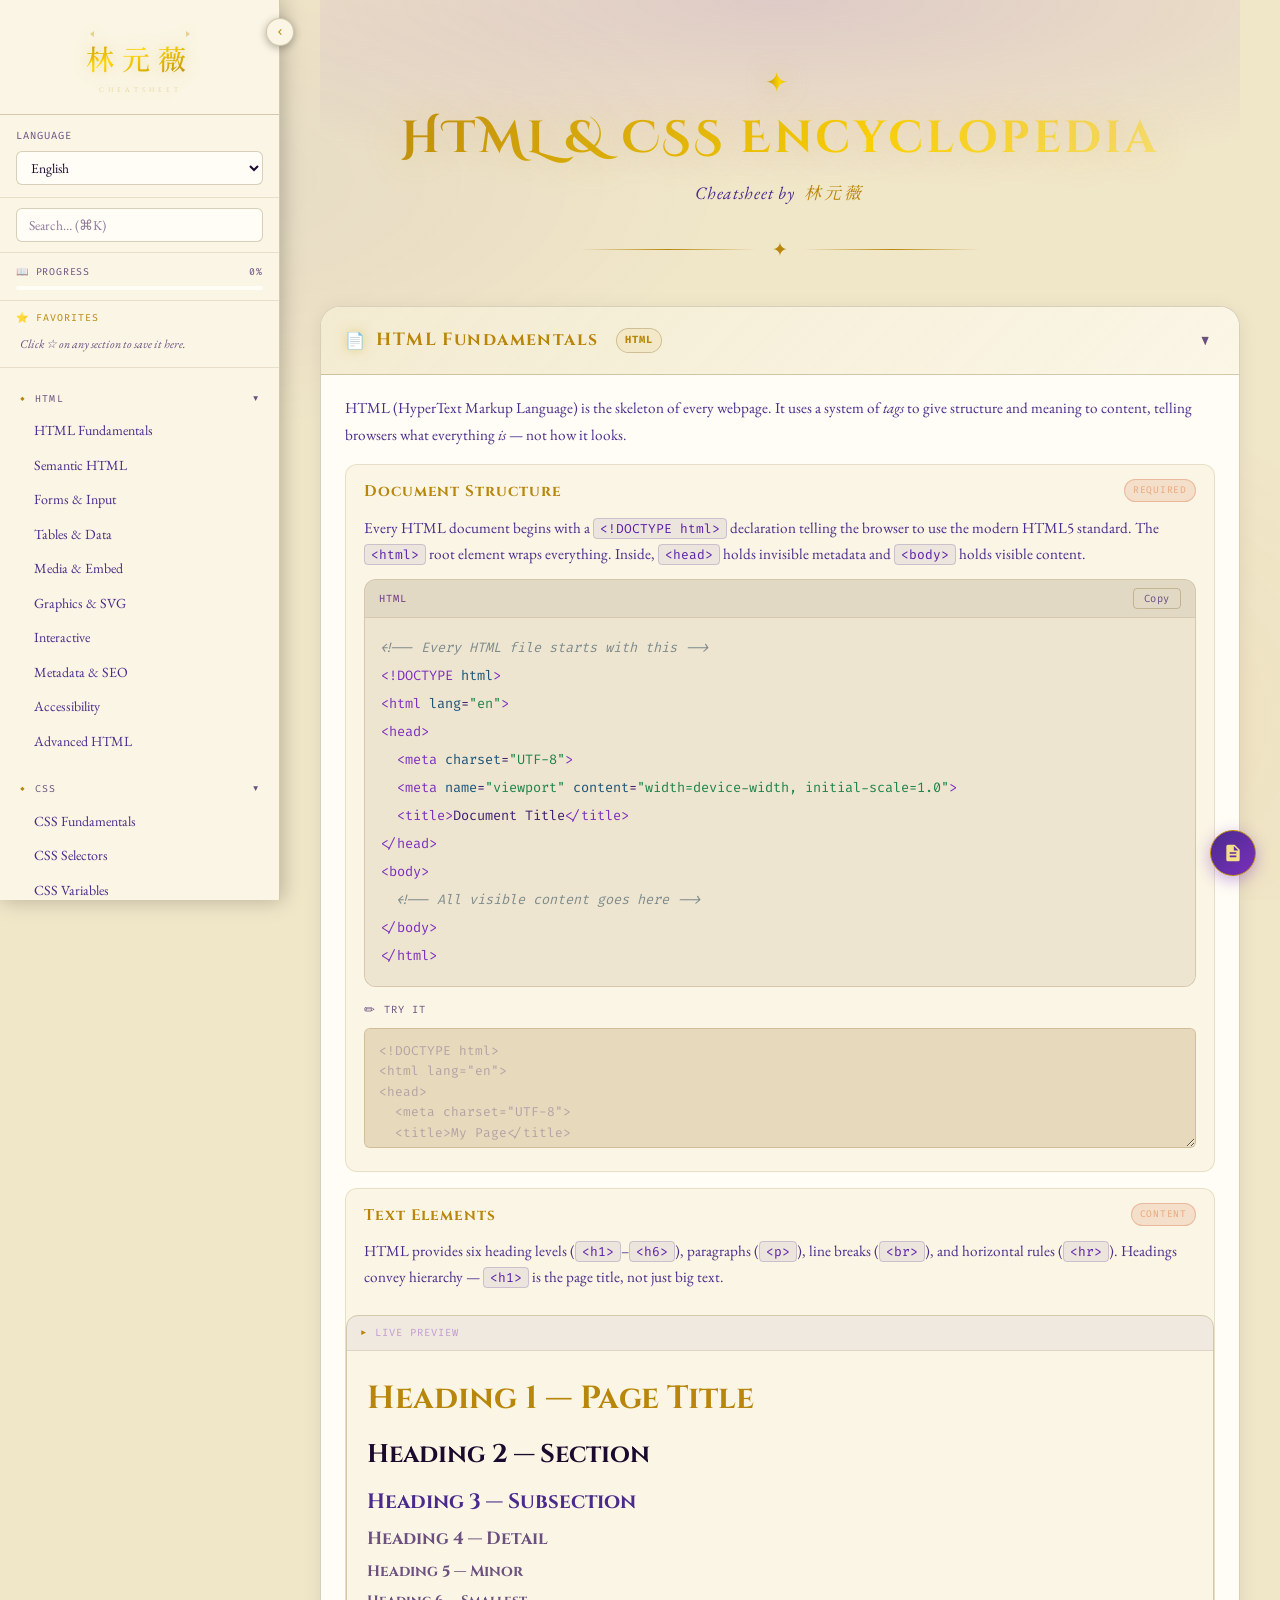
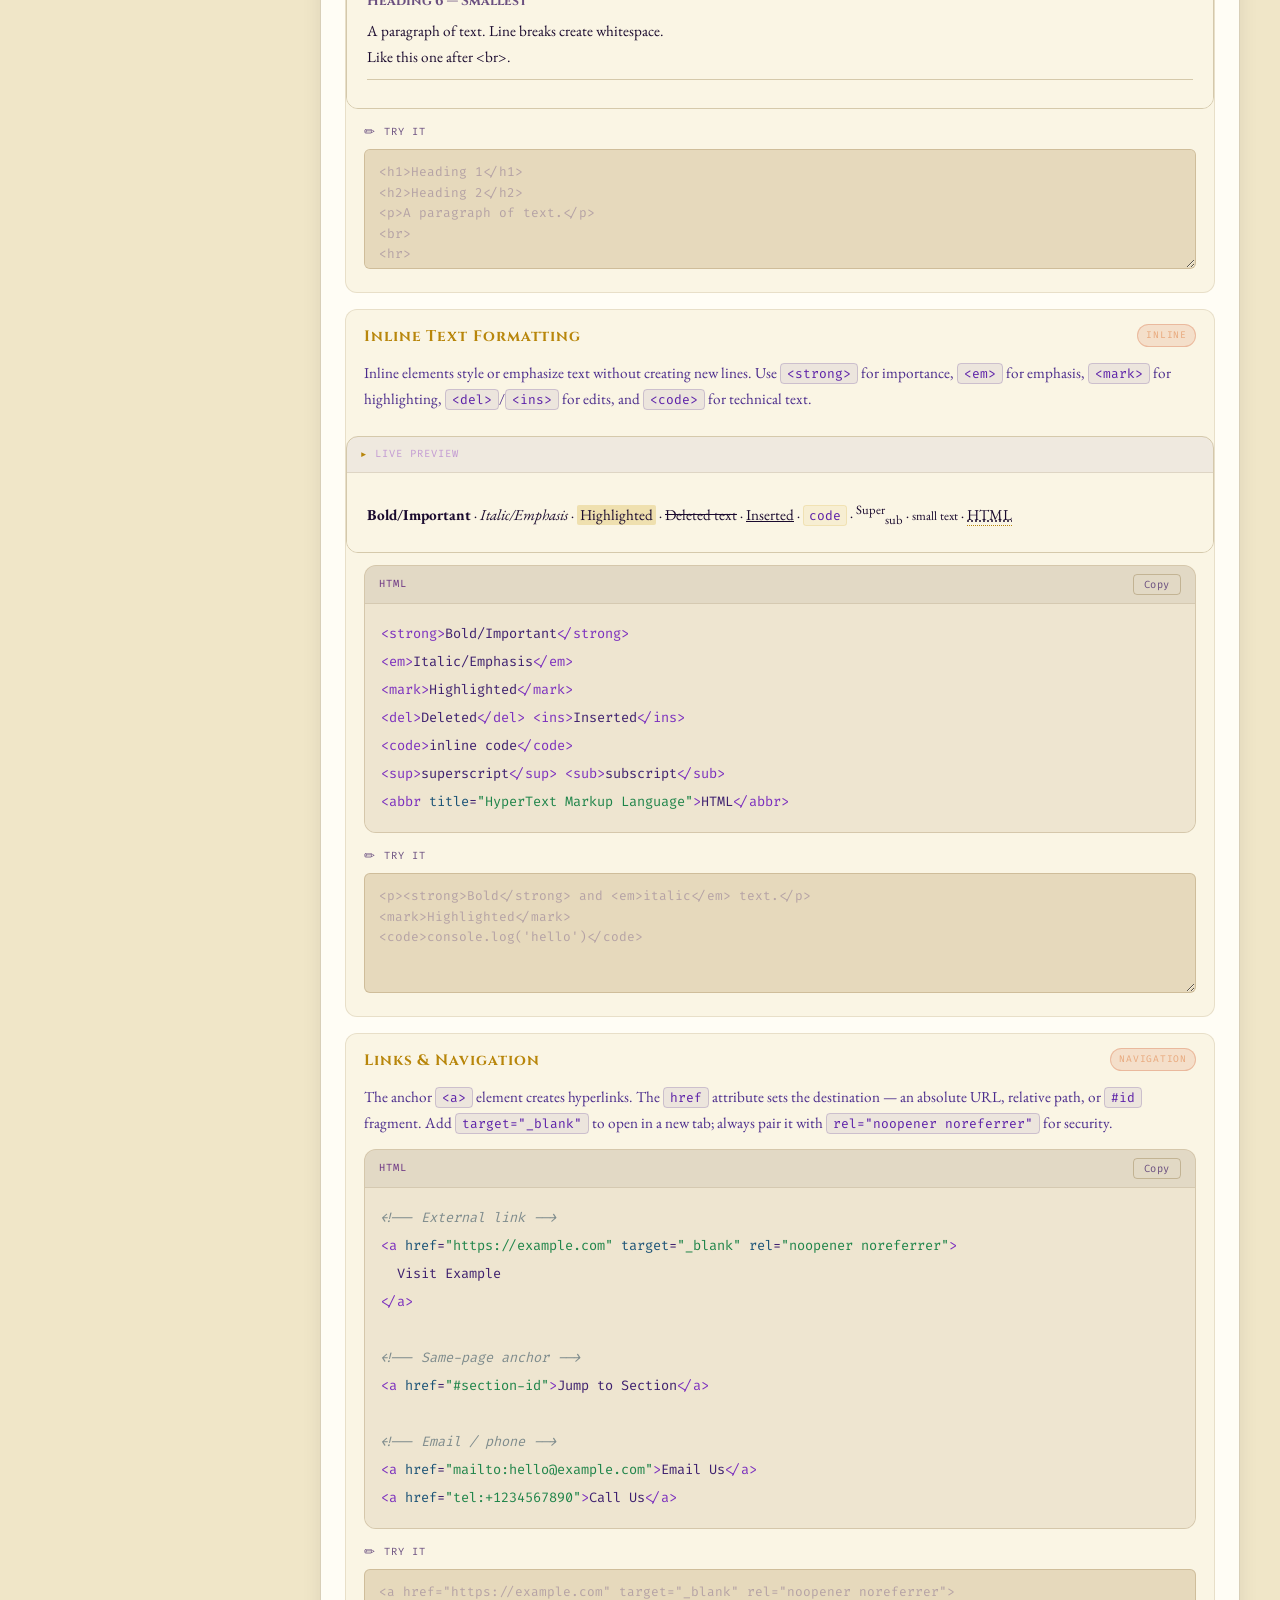
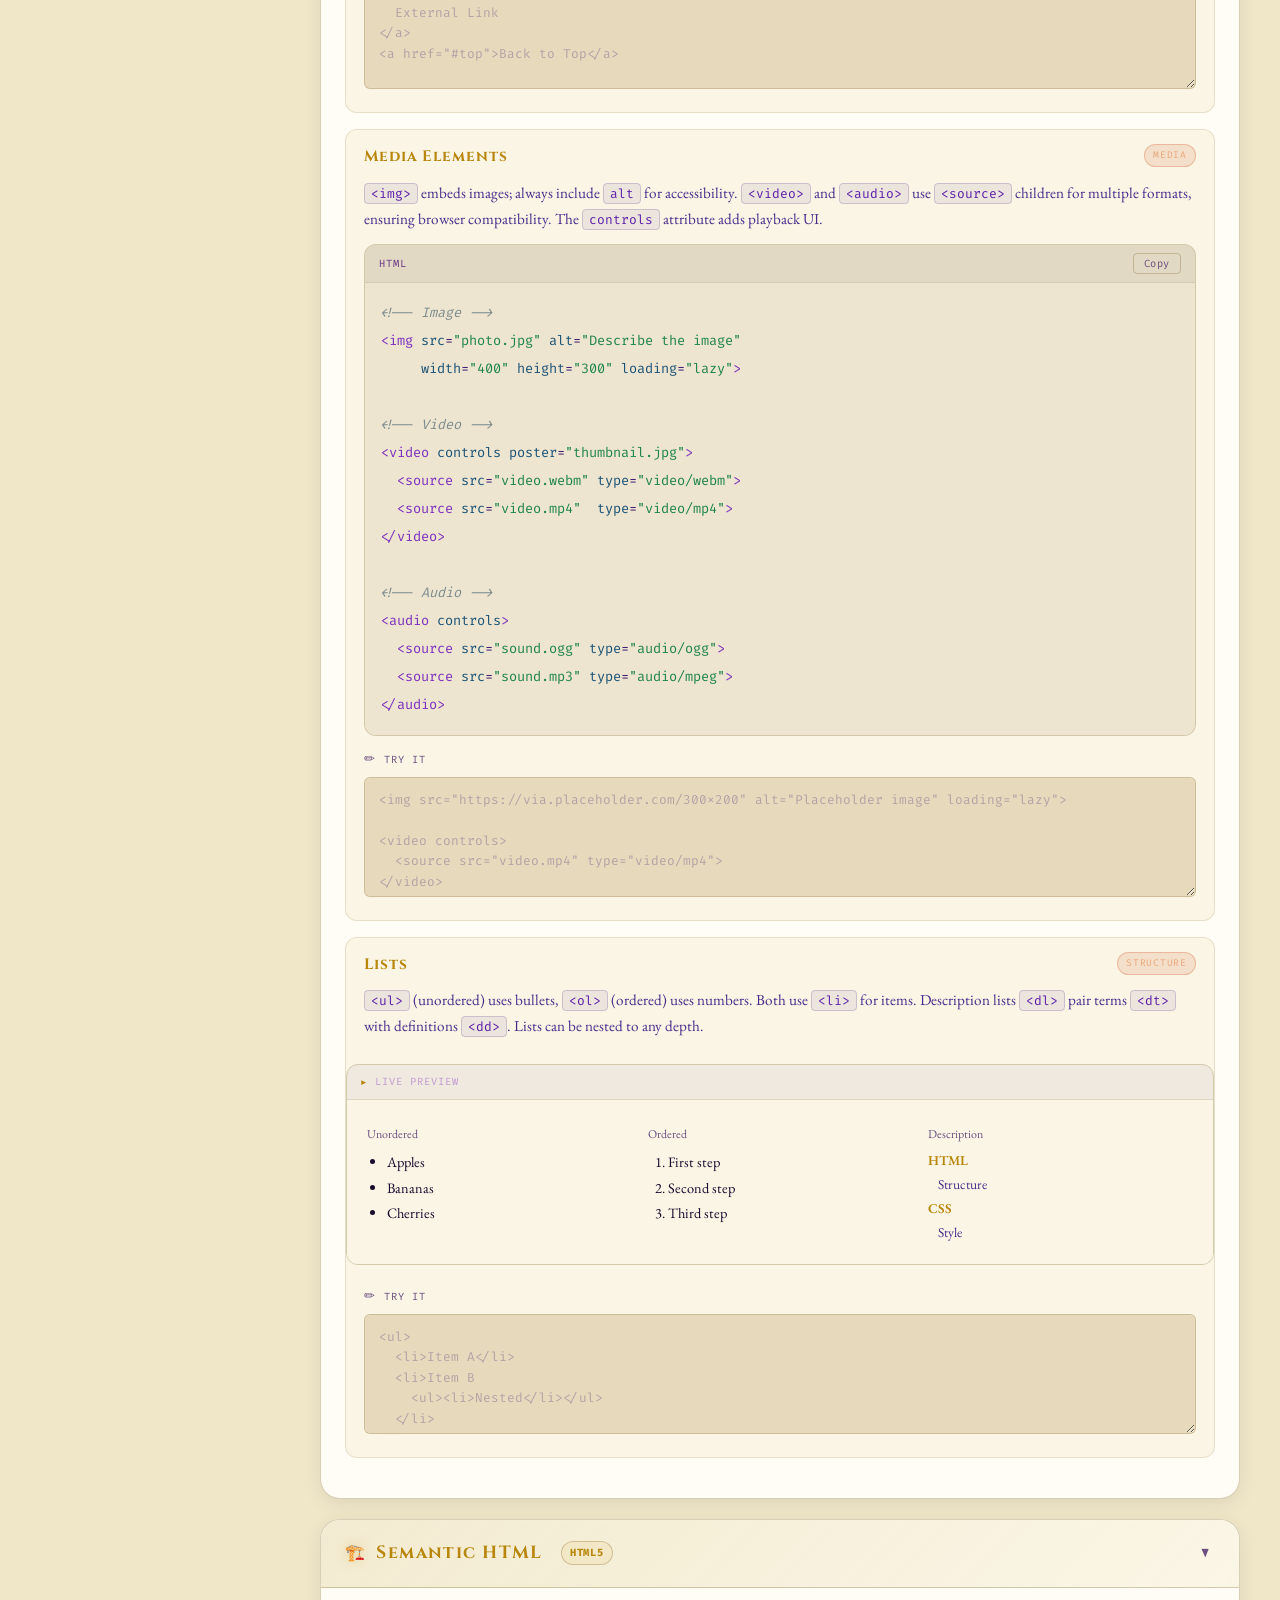
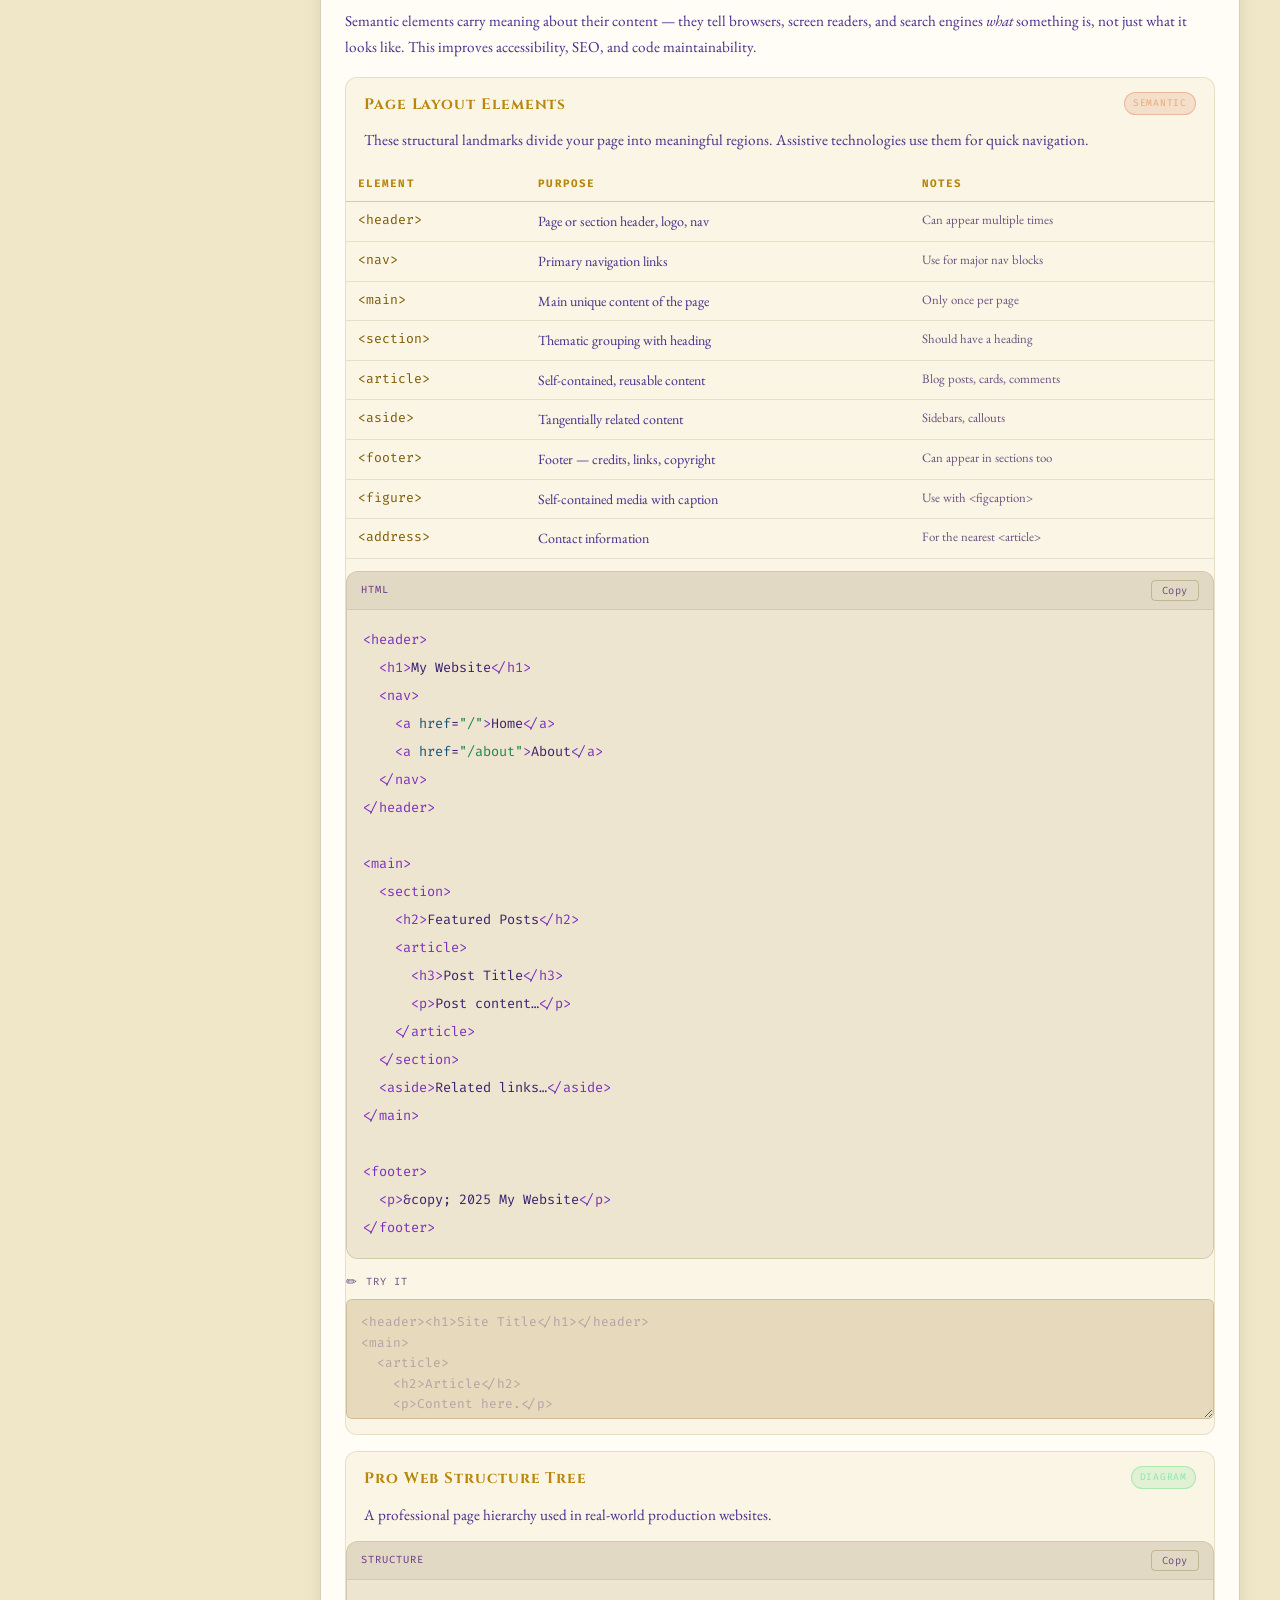
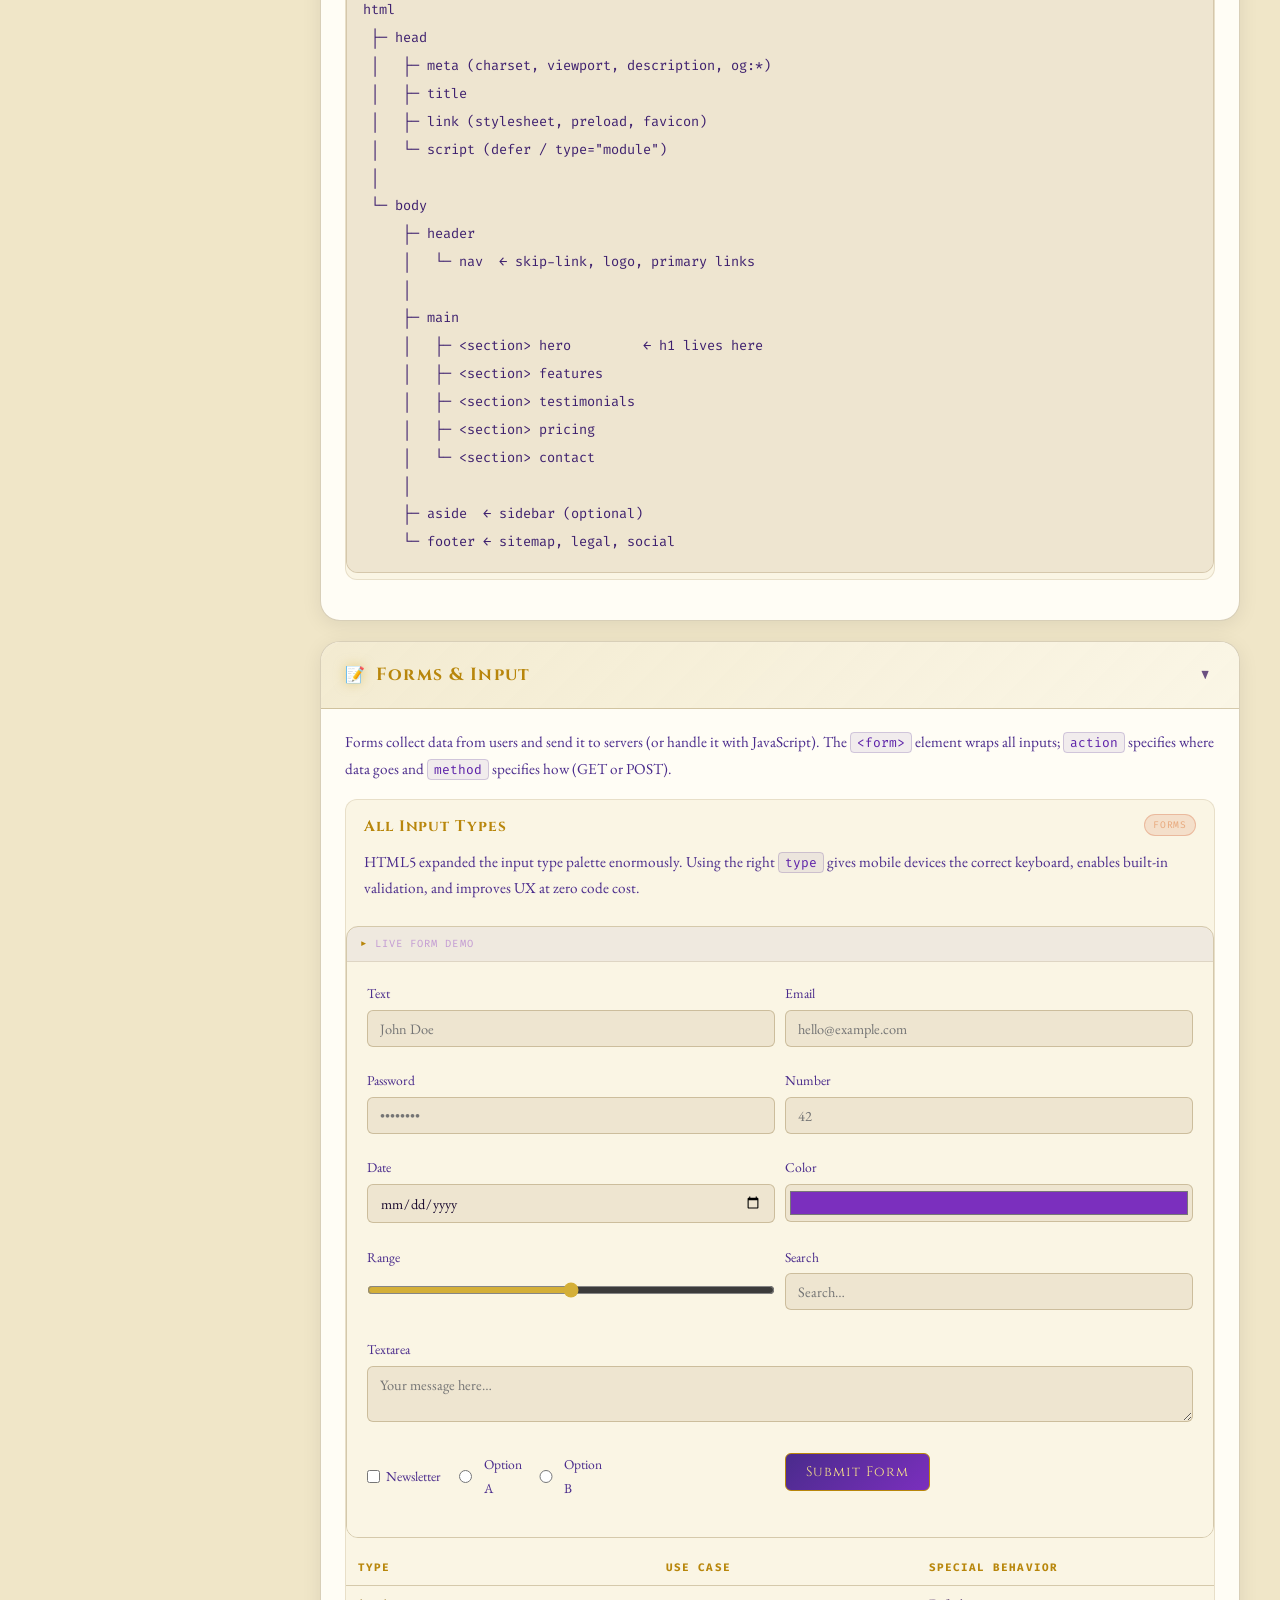
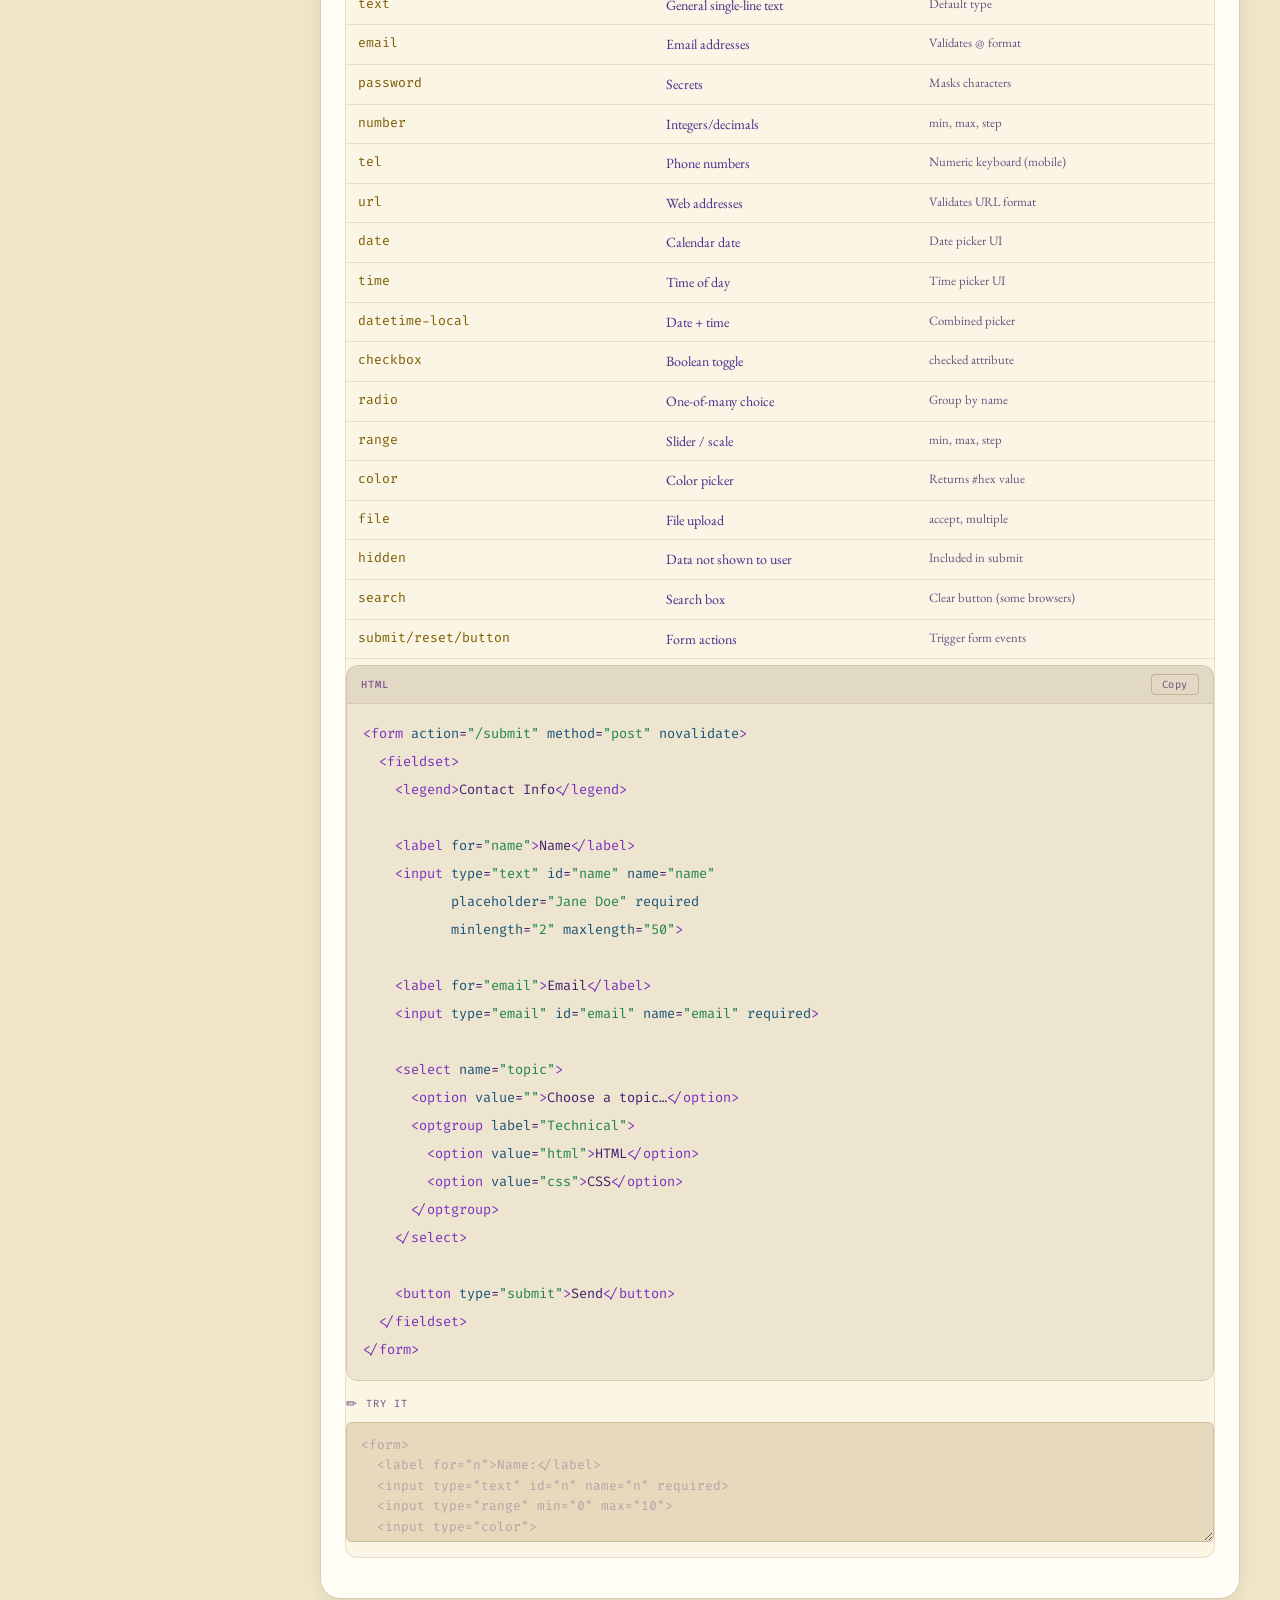
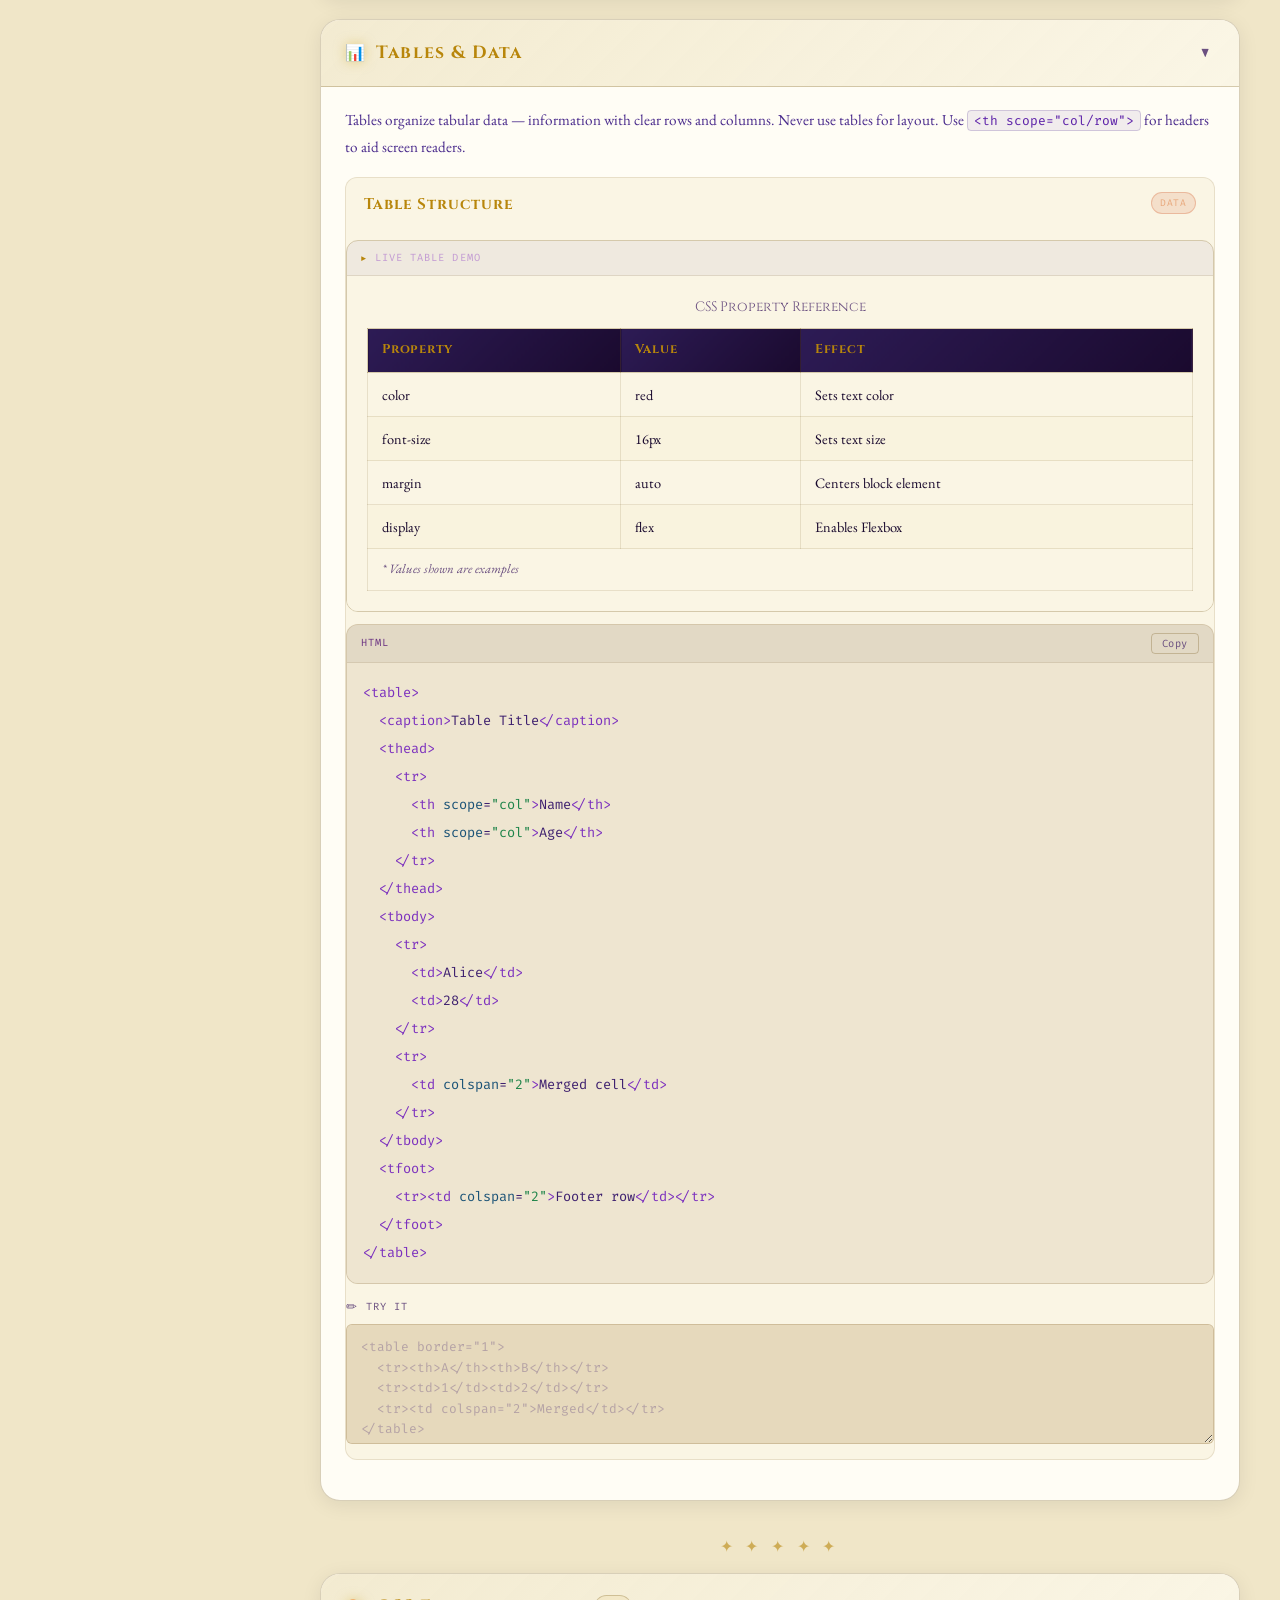
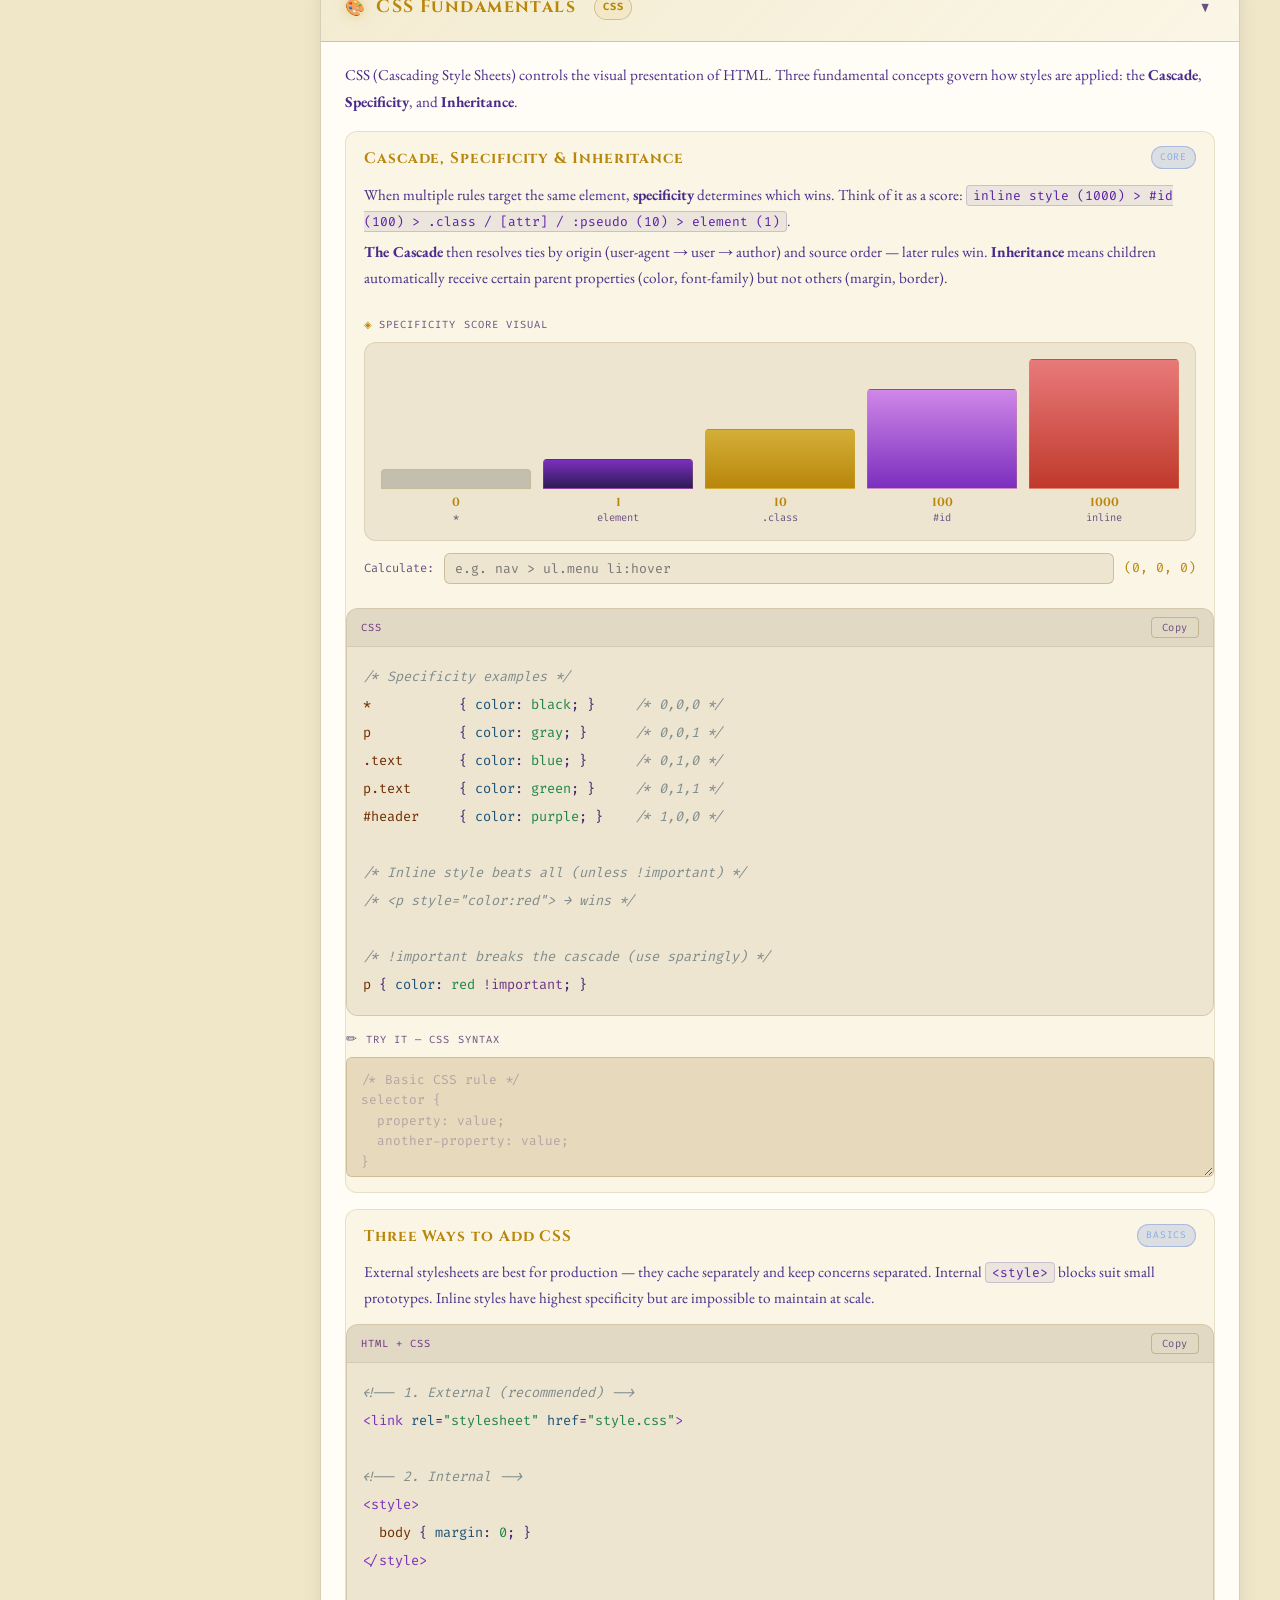
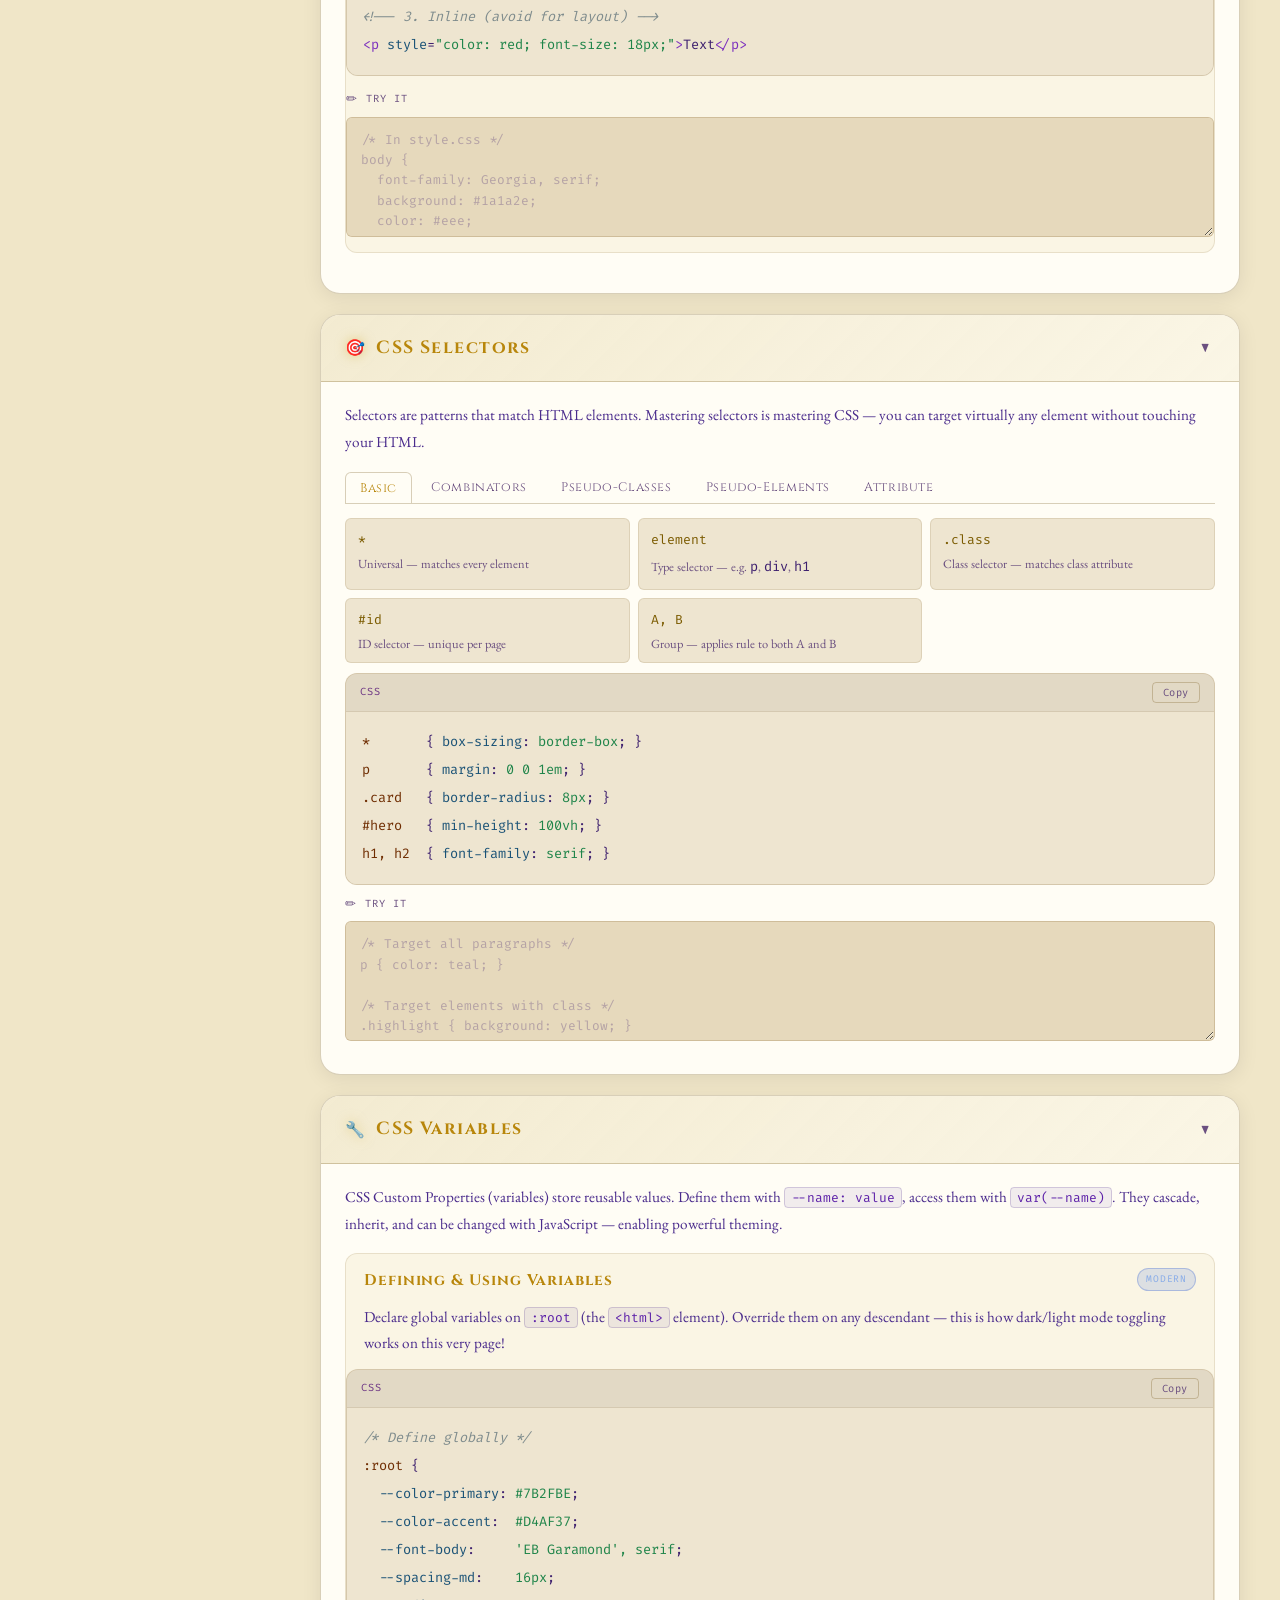
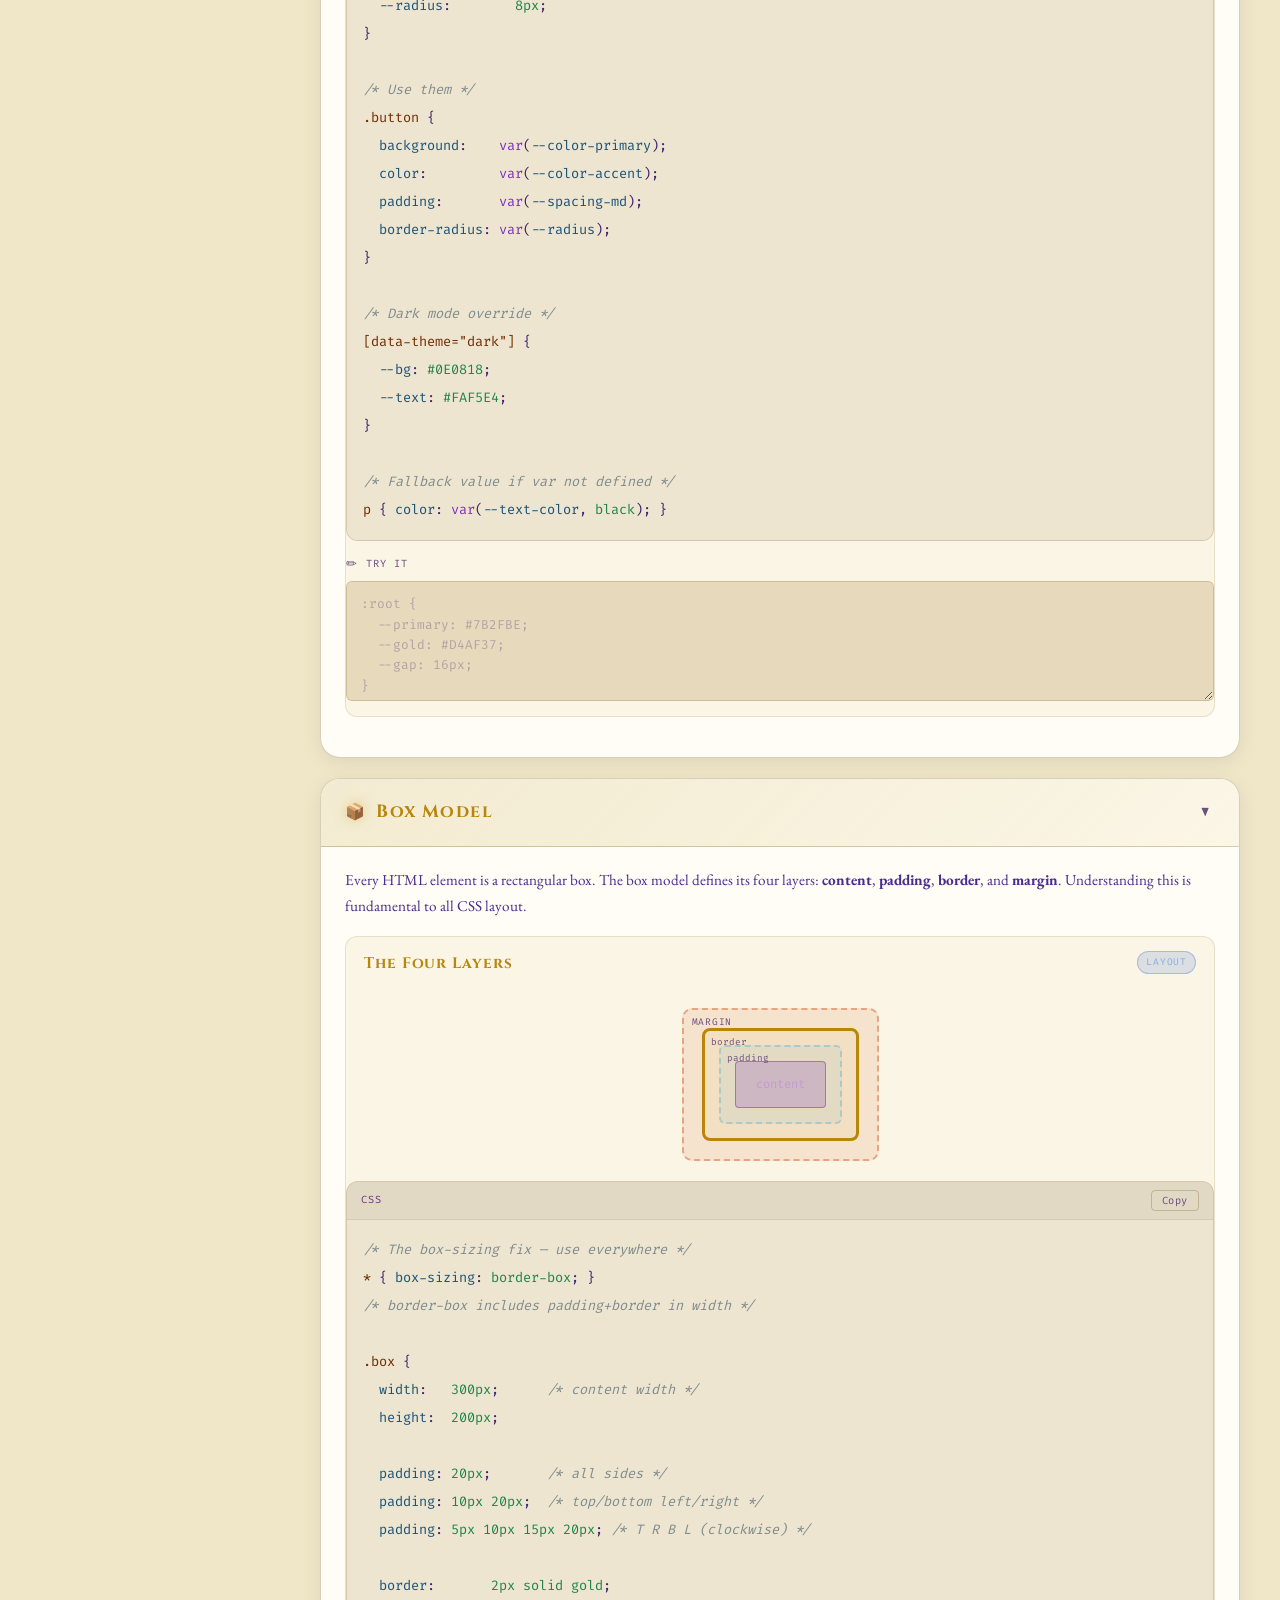
<file: index.html>
<!DOCTYPE html>
<html lang="en" data-theme="dark">
<head>
  <meta charset="UTF-8">
  <meta name="viewport" content="width=device-width, initial-scale=1.0">
  <title>HTML & CSS Encyclopedia — Baroque Edition</title>
  <meta name="description" content="A complete baroque compendium of HTML & CSS — dark/light mode, multilingual, interactive.">
  <link rel="stylesheet" href="style.css">
  <link rel="stylesheet" href="additions.css">
  <link rel="stylesheet" href="fixes.css">
  <link rel="preconnect" href="https://fonts.googleapis.com">
</head>
<body>

<!-- Scroll progress -->
<div id="scroll-progress"></div>

<!-- Mobile hamburger -->
<button class="hamburger" id="hamburger" aria-label="Open menu">
  <span></span><span></span><span></span>
</button>

<!-- Sidebar overlay (mobile) -->
<div class="sidebar-overlay" id="sidebar-overlay"></div>

<!-- ============================================================
     SIDEBAR
     ============================================================ -->
<aside id="sidebar">

  <div class="sidebar-logo" id="sidebar-logo-wrap">
    <!-- brand logo injected by JS -->
  </div>

  <!-- Language switcher -->
  <div class="lang-switcher">
    <label>Language</label>
    <select id="lang-select">
      <option value="en">English</option>
      <option value="zh_s">中文（简体）</option>
      <option value="zh_t">中文（繁體）</option>
      <option value="ja">日本語</option>
      <option value="ko">한국어</option>
      <option value="fr">Français</option>
      <option value="es">Español</option>
      <option value="de">Deutsch</option>
    </select>
  </div>

  <!-- Search -->
  <div class="sidebar-search">
    <input type="search" id="sidebar-search" placeholder="⌘K Search sections…" aria-label="Search">
  </div>


  <!-- Reading Progress -->
  <div class="progress-tracker">
    <div class="progress-tracker-label">
      <span>📖 Progress</span>
      <span id="progress-label">0%</span>
    </div>
    <div class="progress-tracker-bar">
      <div class="progress-tracker-fill" id="progress-fill" style="width:0%"></div>
    </div>
  </div>

  <!-- Favorites -->
  <div class="favorites-panel">
    <div class="favorites-title">⭐ Favorites</div>
    <ul class="favorites-list" id="fav-list"></ul>
    <p class="favorites-empty" id="fav-empty">Click ☆ on any section to save it here.</p>
  </div>

  <!-- Navigation tree -->
  <nav class="nav-tree" aria-label="Main navigation">

    <!-- HTML -->
    <div class="nav-category">
      <div class="nav-category-title">HTML <span class="arrow">▼</span></div>
      <ul class="nav-links">
        <li><a href="#html-fundamentals" data-i18n="lang-html-fund">HTML Fundamentals</a></li>
        <li><a href="#semantic-html" data-i18n="lang-semantic">Semantic HTML</a></li>
        <li><a href="#forms-user-input" data-i18n="lang-forms">Forms & Input</a></li>
        <li><a href="#tables-data" data-i18n="lang-tables">Tables & Data</a></li>
        <li><a href="#media-embedded" data-i18n="lang-media">Media & Embed</a></li>
        <li><a href="#graphics-svg" data-i18n="lang-graphics">Graphics & SVG</a></li>
        <li><a href="#interactive-elements" data-i18n="lang-interact">Interactive</a></li>
        <li><a href="#metadata-seo" data-i18n="lang-metadata">Metadata & SEO</a></li>
        <li><a href="#accessibility" data-i18n="lang-access">Accessibility</a></li>
        <li><a href="#advanced-html" data-i18n="lang-adv-html">Advanced HTML</a></li>
      </ul>
    </div>

    <!-- CSS -->
    <div class="nav-category">
      <div class="nav-category-title">CSS <span class="arrow">▼</span></div>
      <ul class="nav-links">
        <li><a href="#css-fundamentals" data-i18n="lang-css-fund">CSS Fundamentals</a></li>
        <li><a href="#css-selectors" data-i18n="lang-selectors">CSS Selectors</a></li>
        <li><a href="#css-variables" data-i18n="lang-variables">CSS Variables</a></li>
        <li><a href="#css-values" data-i18n="lang-values">Values & Units</a></li>
        <li><a href="#box-model" data-i18n="lang-boxmodel">Box Model</a></li>
        <li><a href="#typography" data-i18n="lang-typography">Typography</a></li>
        <li><a href="#backgrounds" data-i18n="lang-backgrounds">Backgrounds</a></li>
        <li><a href="#borders-shadows" data-i18n="lang-borders">Borders & Shadows</a></li>
        <li><a href="#layout-systems" data-i18n="lang-layout">Layout Systems</a></li>
        <li><a href="#positioning" data-i18n="lang-position">Positioning</a></li>
        <li><a href="#flexbox" data-i18n="lang-flexbox">Flexbox</a></li>
        <li><a href="#css-grid" data-i18n="lang-grid">CSS Grid</a></li>
        <li><a href="#transforms" data-i18n="lang-transforms">Transforms</a></li>
        <li><a href="#transitions" data-i18n="lang-transitions">Transitions</a></li>
        <li><a href="#animations" data-i18n="lang-animations">Animations</a></li>
        <li><a href="#responsive-design" data-i18n="lang-responsive">Responsive Design</a></li>
        <li><a href="#css-functions" data-i18n="lang-functions">CSS Functions</a></li>
        <li><a href="#advanced-css" data-i18n="lang-adv-css">Advanced CSS</a></li>
        <li><a href="#best-practices" data-i18n="lang-best">Best Practices</a></li>
      </ul>
    </div>

  </nav>

  <div class="sidebar-footer">
    <button class="theme-toggle" id="theme-toggle" aria-label="Toggle theme">
      <span class="toggle-icon" id="theme-icon">☀️</span>
      <span class="toggle-label" id="theme-label">Light Mode</span>
      <div class="toggle-track"><div class="toggle-thumb"></div></div>
    </button>
  </div>

</aside>

<!-- ============================================================
     MAIN CONTENT
     ============================================================ -->
<div class="app-wrapper">
<main id="main-content">

  <!-- Page Header -->
  <header class="page-header">
    <span class="header-ornament" aria-hidden="true" style="display:block;height:40px;margin-bottom:12px;"><svg viewBox='0 0 80 40' xmlns='http://www.w3.org/2000/svg' style='height:40px;width:auto;margin:0 auto;display:block;'><text x='40' y='32' text-anchor='middle' font-family='Cinzel Decorative,serif' font-size='28' fill='url(#hGold)' letter-spacing='8'>✦</text><defs><linearGradient id='hGold' x1='0%' y1='0%' x2='100%' y2='0%'><stop offset='0%' stop-color='#B8860B'/><stop offset='50%' stop-color='#FFD700'/><stop offset='100%' stop-color='#B8860B'/></linearGradient></defs></svg></span>
    <h1 class="shimmer-text" data-i18n="lang-header-title">HTML & CSS Encyclopedia</h1>
    <p class="page-header-byline">Cheatsheet by&nbsp;&nbsp;<span style="font-family:'Noto Serif SC',serif;letter-spacing:0.2em;">林元薇</span></p>
    <div class="header-divider"><span>✦</span></div>
  </header>

  <!-- ══════════════════════════════════════════════════════
       ██  HTML  SECTIONS
       ══════════════════════════════════════════════════════ -->

  <!-- 1. HTML FUNDAMENTALS -->
  <section class="doc-section" id="html-fundamentals">
    <div class="section-header">
      <h2><span class="section-icon">📄</span> <span data-i18n="lang-html-fund">HTML Fundamentals</span> <span class="section-badge">HTML</span></h2>
      <span class="section-toggle">▼</span>
    </div>
    <div class="section-body">
      <p style="color:var(--text-secondary);margin-bottom:16px;font-size:0.95rem;">HTML (HyperText Markup Language) is the skeleton of every webpage. It uses a system of <em>tags</em> to give structure and meaning to content, telling browsers what everything <em>is</em> — not how it looks.</p>

      <!-- Document Structure -->
      <article class="prop-card" id="doc-structure">
        <div class="prop-card-header">
          <h3>Document Structure</h3>
          <span class="prop-tag tag-html">Required</span>
        </div>
        <div class="prop-description">
          <p>Every HTML document begins with a <code>&lt;!DOCTYPE html&gt;</code> declaration telling the browser to use the modern HTML5 standard. The <code>&lt;html&gt;</code> root element wraps everything. Inside, <code>&lt;head&gt;</code> holds invisible metadata and <code>&lt;body&gt;</code> holds visible content.</p>
        </div>
        <div class="code-block" style="margin:0 18px 8px">
          <div class="code-block-header">
            <span class="code-lang-label">HTML</span>
            <button class="copy-btn">Copy</button>
          </div>
          <pre><code><span class="tok-com">&lt;!-- Every HTML file starts with this --&gt;</span>
<span class="tok-tag">&lt;!DOCTYPE</span> <span class="tok-attr">html</span><span class="tok-tag">&gt;</span>
<span class="tok-tag">&lt;html</span> <span class="tok-attr">lang</span>=<span class="tok-str">"en"</span><span class="tok-tag">&gt;</span>
<span class="tok-tag">&lt;head&gt;</span>
  <span class="tok-tag">&lt;meta</span> <span class="tok-attr">charset</span>=<span class="tok-str">"UTF-8"</span><span class="tok-tag">&gt;</span>
  <span class="tok-tag">&lt;meta</span> <span class="tok-attr">name</span>=<span class="tok-str">"viewport"</span> <span class="tok-attr">content</span>=<span class="tok-str">"width=device-width, initial-scale=1.0"</span><span class="tok-tag">&gt;</span>
  <span class="tok-tag">&lt;title&gt;</span>Document Title<span class="tok-tag">&lt;/title&gt;</span>
<span class="tok-tag">&lt;/head&gt;</span>
<span class="tok-tag">&lt;body&gt;</span>
  <span class="tok-com">&lt;!-- All visible content goes here --&gt;</span>
<span class="tok-tag">&lt;/body&gt;</span>
<span class="tok-tag">&lt;/html&gt;</span></code></pre>
        </div>
        <div class="try-it-wrap" style="padding:0 18px 14px">
          <div class="try-it-label">Try It</div>
          <textarea class="try-it" placeholder="&lt;!DOCTYPE html&gt;&#10;&lt;html lang=&quot;en&quot;&gt;&#10;&lt;head&gt;&#10;  &lt;meta charset=&quot;UTF-8&quot;&gt;&#10;  &lt;title&gt;My Page&lt;/title&gt;&#10;&lt;/head&gt;&#10;&lt;body&gt;&#10;  &lt;h1&gt;Hello World&lt;/h1&gt;&#10;&lt;/body&gt;&#10;&lt;/html&gt;"></textarea>
        </div>
      </article>

      <!-- Text Elements -->
      <article class="prop-card" id="text-elements">
        <div class="prop-card-header">
          <h3>Text Elements</h3>
          <span class="prop-tag tag-html">Content</span>
        </div>
        <div class="prop-description">
          <p>HTML provides six heading levels (<code>&lt;h1&gt;</code>–<code>&lt;h6&gt;</code>), paragraphs (<code>&lt;p&gt;</code>), line breaks (<code>&lt;br&gt;</code>), and horizontal rules (<code>&lt;hr&gt;</code>). Headings convey hierarchy — <code>&lt;h1&gt;</code> is the page title, not just big text.</p>
        </div>
        <div class="demo-area">
          <div class="demo-header">Live Preview</div>
          <div class="demo-content">
            <h1>Heading 1 — Page Title</h1>
            <h2>Heading 2 — Section</h2>
            <h3>Heading 3 — Subsection</h3>
            <h4>Heading 4 — Detail</h4>
            <h5>Heading 5 — Minor</h5>
            <h6>Heading 6 — Smallest</h6>
            <p>A paragraph of text. Line breaks create whitespace.<br>Like this one after &lt;br&gt;.</p>
            <hr style="border:none;border-top:1px solid var(--border-subtle);margin:8px 0;">
          </div>
        </div>
        <div class="try-it-wrap" style="padding:0 18px 14px">
          <div class="try-it-label">Try It</div>
          <textarea class="try-it" placeholder="&lt;h1&gt;Heading 1&lt;/h1&gt;&#10;&lt;h2&gt;Heading 2&lt;/h2&gt;&#10;&lt;p&gt;A paragraph of text.&lt;/p&gt;&#10;&lt;br&gt;&#10;&lt;hr&gt;"></textarea>
        </div>
      </article>

      <!-- Text Formatting -->
      <article class="prop-card" id="text-formatting">
        <div class="prop-card-header">
          <h3>Inline Text Formatting</h3>
          <span class="prop-tag tag-html">Inline</span>
        </div>
        <div class="prop-description">
          <p>Inline elements style or emphasize text without creating new lines. Use <code>&lt;strong&gt;</code> for importance, <code>&lt;em&gt;</code> for emphasis, <code>&lt;mark&gt;</code> for highlighting, <code>&lt;del&gt;</code>/<code>&lt;ins&gt;</code> for edits, and <code>&lt;code&gt;</code> for technical text.</p>
        </div>
        <div class="demo-area">
          <div class="demo-header">Live Preview</div>
          <div class="demo-content">
            <p style="font-size:0.95rem;line-height:2;">
              <strong>Bold/Important</strong> ·
              <em>Italic/Emphasis</em> ·
              <mark style="background:rgba(212,175,55,0.3);color:var(--text-primary);padding:0 3px;border-radius:2px;">Highlighted</mark> ·
              <del>Deleted text</del> ·
              <ins>Inserted</ins> ·
              <code style="background:rgba(212,175,55,0.1);border:1px solid rgba(212,175,55,0.2);padding:1px 5px;border-radius:3px;font-family:var(--font-code);font-size:0.85em;">code</code> ·
              <sup>Super</sup><sub>sub</sub> ·
              <small>small text</small> ·
              <abbr title="HyperText Markup Language" style="border-bottom:1px dotted var(--accent);cursor:help;">HTML</abbr>
            </p>
          </div>
        </div>
        <div class="code-block" style="margin:0 18px 8px">
          <div class="code-block-header"><span class="code-lang-label">HTML</span><button class="copy-btn">Copy</button></div>
          <pre><code><span class="tok-tag">&lt;strong&gt;</span>Bold/Important<span class="tok-tag">&lt;/strong&gt;</span>
<span class="tok-tag">&lt;em&gt;</span>Italic/Emphasis<span class="tok-tag">&lt;/em&gt;</span>
<span class="tok-tag">&lt;mark&gt;</span>Highlighted<span class="tok-tag">&lt;/mark&gt;</span>
<span class="tok-tag">&lt;del&gt;</span>Deleted<span class="tok-tag">&lt;/del&gt;</span> <span class="tok-tag">&lt;ins&gt;</span>Inserted<span class="tok-tag">&lt;/ins&gt;</span>
<span class="tok-tag">&lt;code&gt;</span>inline code<span class="tok-tag">&lt;/code&gt;</span>
<span class="tok-tag">&lt;sup&gt;</span>superscript<span class="tok-tag">&lt;/sup&gt;</span> <span class="tok-tag">&lt;sub&gt;</span>subscript<span class="tok-tag">&lt;/sub&gt;</span>
<span class="tok-tag">&lt;abbr</span> <span class="tok-attr">title</span>=<span class="tok-str">"HyperText Markup Language"</span><span class="tok-tag">&gt;</span>HTML<span class="tok-tag">&lt;/abbr&gt;</span></code></pre>
        </div>
        <div class="try-it-wrap" style="padding:0 18px 14px">
          <div class="try-it-label">Try It</div>
          <textarea class="try-it" placeholder="&lt;p&gt;&lt;strong&gt;Bold&lt;/strong&gt; and &lt;em&gt;italic&lt;/em&gt; text.&lt;/p&gt;&#10;&lt;mark&gt;Highlighted&lt;/mark&gt;&#10;&lt;code&gt;console.log('hello')&lt;/code&gt;"></textarea>
        </div>
      </article>

      <!-- Links -->
      <article class="prop-card" id="links-nav">
        <div class="prop-card-header">
          <h3>Links & Navigation</h3>
          <span class="prop-tag tag-html">Navigation</span>
        </div>
        <div class="prop-description">
          <p>The anchor <code>&lt;a&gt;</code> element creates hyperlinks. The <code>href</code> attribute sets the destination — an absolute URL, relative path, or <code>#id</code> fragment. Add <code>target="_blank"</code> to open in a new tab; always pair it with <code>rel="noopener noreferrer"</code> for security.</p>
        </div>
        <div class="code-block" style="margin:0 18px 8px">
          <div class="code-block-header"><span class="code-lang-label">HTML</span><button class="copy-btn">Copy</button></div>
          <pre><code><span class="tok-com">&lt;!-- External link --&gt;</span>
<span class="tok-tag">&lt;a</span> <span class="tok-attr">href</span>=<span class="tok-str">"https://example.com"</span> <span class="tok-attr">target</span>=<span class="tok-str">"_blank"</span> <span class="tok-attr">rel</span>=<span class="tok-str">"noopener noreferrer"</span><span class="tok-tag">&gt;</span>
  Visit Example
<span class="tok-tag">&lt;/a&gt;</span>

<span class="tok-com">&lt;!-- Same-page anchor --&gt;</span>
<span class="tok-tag">&lt;a</span> <span class="tok-attr">href</span>=<span class="tok-str">"#section-id"</span><span class="tok-tag">&gt;</span>Jump to Section<span class="tok-tag">&lt;/a&gt;</span>

<span class="tok-com">&lt;!-- Email / phone --&gt;</span>
<span class="tok-tag">&lt;a</span> <span class="tok-attr">href</span>=<span class="tok-str">"mailto:hello@example.com"</span><span class="tok-tag">&gt;</span>Email Us<span class="tok-tag">&lt;/a&gt;</span>
<span class="tok-tag">&lt;a</span> <span class="tok-attr">href</span>=<span class="tok-str">"tel:+1234567890"</span><span class="tok-tag">&gt;</span>Call Us<span class="tok-tag">&lt;/a&gt;</span></code></pre>
        </div>
        <div class="try-it-wrap" style="padding:0 18px 14px">
          <div class="try-it-label">Try It</div>
          <textarea class="try-it" placeholder="&lt;a href=&quot;https://example.com&quot; target=&quot;_blank&quot; rel=&quot;noopener noreferrer&quot;&gt;&#10;  External Link&#10;&lt;/a&gt;&#10;&lt;a href=&quot;#top&quot;&gt;Back to Top&lt;/a&gt;"></textarea>
        </div>
      </article>

      <!-- Media -->
      <article class="prop-card" id="media-elements">
        <div class="prop-card-header">
          <h3>Media Elements</h3>
          <span class="prop-tag tag-html">Media</span>
        </div>
        <div class="prop-description">
          <p><code>&lt;img&gt;</code> embeds images; always include <code>alt</code> for accessibility. <code>&lt;video&gt;</code> and <code>&lt;audio&gt;</code> use <code>&lt;source&gt;</code> children for multiple formats, ensuring browser compatibility. The <code>controls</code> attribute adds playback UI.</p>
        </div>
        <div class="code-block" style="margin:0 18px 8px">
          <div class="code-block-header"><span class="code-lang-label">HTML</span><button class="copy-btn">Copy</button></div>
          <pre><code><span class="tok-com">&lt;!-- Image --&gt;</span>
<span class="tok-tag">&lt;img</span> <span class="tok-attr">src</span>=<span class="tok-str">"photo.jpg"</span> <span class="tok-attr">alt</span>=<span class="tok-str">"Describe the image"</span>
     <span class="tok-attr">width</span>=<span class="tok-str">"400"</span> <span class="tok-attr">height</span>=<span class="tok-str">"300"</span> <span class="tok-attr">loading</span>=<span class="tok-str">"lazy"</span><span class="tok-tag">&gt;</span>

<span class="tok-com">&lt;!-- Video --&gt;</span>
<span class="tok-tag">&lt;video</span> <span class="tok-attr">controls</span> <span class="tok-attr">poster</span>=<span class="tok-str">"thumbnail.jpg"</span><span class="tok-tag">&gt;</span>
  <span class="tok-tag">&lt;source</span> <span class="tok-attr">src</span>=<span class="tok-str">"video.webm"</span> <span class="tok-attr">type</span>=<span class="tok-str">"video/webm"</span><span class="tok-tag">&gt;</span>
  <span class="tok-tag">&lt;source</span> <span class="tok-attr">src</span>=<span class="tok-str">"video.mp4"</span>  <span class="tok-attr">type</span>=<span class="tok-str">"video/mp4"</span><span class="tok-tag">&gt;</span>
<span class="tok-tag">&lt;/video&gt;</span>

<span class="tok-com">&lt;!-- Audio --&gt;</span>
<span class="tok-tag">&lt;audio</span> <span class="tok-attr">controls</span><span class="tok-tag">&gt;</span>
  <span class="tok-tag">&lt;source</span> <span class="tok-attr">src</span>=<span class="tok-str">"sound.ogg"</span> <span class="tok-attr">type</span>=<span class="tok-str">"audio/ogg"</span><span class="tok-tag">&gt;</span>
  <span class="tok-tag">&lt;source</span> <span class="tok-attr">src</span>=<span class="tok-str">"sound.mp3"</span> <span class="tok-attr">type</span>=<span class="tok-str">"audio/mpeg"</span><span class="tok-tag">&gt;</span>
<span class="tok-tag">&lt;/audio&gt;</span></code></pre>
        </div>
        <div class="try-it-wrap" style="padding:0 18px 14px">
          <div class="try-it-label">Try It</div>
          <textarea class="try-it" placeholder="&lt;img src=&quot;https://via.placeholder.com/300x200&quot; alt=&quot;Placeholder image&quot; loading=&quot;lazy&quot;&gt;&#10;&#10;&lt;video controls&gt;&#10;  &lt;source src=&quot;video.mp4&quot; type=&quot;video/mp4&quot;&gt;&#10;&lt;/video&gt;"></textarea>
        </div>
      </article>

      <!-- Lists -->
      <article class="prop-card" id="lists">
        <div class="prop-card-header">
          <h3>Lists</h3>
          <span class="prop-tag tag-html">Structure</span>
        </div>
        <div class="prop-description">
          <p><code>&lt;ul&gt;</code> (unordered) uses bullets, <code>&lt;ol&gt;</code> (ordered) uses numbers. Both use <code>&lt;li&gt;</code> for items. Description lists <code>&lt;dl&gt;</code> pair terms <code>&lt;dt&gt;</code> with definitions <code>&lt;dd&gt;</code>. Lists can be nested to any depth.</p>
        </div>
        <div class="demo-area">
          <div class="demo-header">Live Preview</div>
          <div class="demo-content" style="display:grid;grid-template-columns:1fr 1fr 1fr;gap:16px;">
            <div>
              <p style="font-size:0.75rem;color:var(--text-muted);margin-bottom:4px;">Unordered</p>
              <ul style="font-size:0.9rem;padding-left:20px;color:var(--text-primary);">
                <li>Apples</li><li>Bananas</li><li>Cherries</li>
              </ul>
            </div>
            <div>
              <p style="font-size:0.75rem;color:var(--text-muted);margin-bottom:4px;">Ordered</p>
              <ol style="font-size:0.9rem;padding-left:20px;color:var(--text-primary);">
                <li>First step</li><li>Second step</li><li>Third step</li>
              </ol>
            </div>
            <div>
              <p style="font-size:0.75rem;color:var(--text-muted);margin-bottom:4px;">Description</p>
              <dl style="font-size:0.85rem;color:var(--text-primary);">
                <dt style="font-weight:600;color:var(--accent);">HTML</dt>
                <dd style="margin-left:10px;color:var(--text-secondary);">Structure</dd>
                <dt style="font-weight:600;color:var(--accent);">CSS</dt>
                <dd style="margin-left:10px;color:var(--text-secondary);">Style</dd>
              </dl>
            </div>
          </div>
        </div>
        <div class="try-it-wrap" style="padding:8px 18px 14px">
          <div class="try-it-label">Try It</div>
          <textarea class="try-it" placeholder="&lt;ul&gt;&#10;  &lt;li&gt;Item A&lt;/li&gt;&#10;  &lt;li&gt;Item B&#10;    &lt;ul&gt;&lt;li&gt;Nested&lt;/li&gt;&lt;/ul&gt;&#10;  &lt;/li&gt;&#10;&lt;/ul&gt;&#10;&#10;&lt;ol type=&quot;A&quot;&gt;&#10;  &lt;li&gt;Alpha&lt;/li&gt;&#10;  &lt;li&gt;Beta&lt;/li&gt;&#10;&lt;/ol&gt;"></textarea>
        </div>
      </article>

    </div><!-- /section-body -->
  </section>

  <!-- 2. SEMANTIC HTML -->
  <section class="doc-section" id="semantic-html">
    <div class="section-header">
      <h2><span class="section-icon">🏗️</span> <span data-i18n="lang-semantic">Semantic HTML</span> <span class="section-badge">HTML5</span></h2>
      <span class="section-toggle">▼</span>
    </div>
    <div class="section-body">
      <p style="color:var(--text-secondary);margin-bottom:16px;font-size:0.95rem;">Semantic elements carry meaning about their content — they tell browsers, screen readers, and search engines <em>what</em> something is, not just what it looks like. This improves accessibility, SEO, and code maintainability.</p>

      <article class="prop-card" id="page-layout-semantic">
        <div class="prop-card-header">
          <h3>Page Layout Elements</h3>
          <span class="prop-tag tag-html">Semantic</span>
        </div>
        <div class="prop-description">
          <p>These structural landmarks divide your page into meaningful regions. Assistive technologies use them for quick navigation.</p>
        </div>
        <table class="quick-ref-table" style="margin:0 0 12px">
          <tr><th>Element</th><th>Purpose</th><th>Notes</th></tr>
          <tr><td>&lt;header&gt;</td><td>Page or section header, logo, nav</td><td>Can appear multiple times</td></tr>
          <tr><td>&lt;nav&gt;</td><td>Primary navigation links</td><td>Use for major nav blocks</td></tr>
          <tr><td>&lt;main&gt;</td><td>Main unique content of the page</td><td>Only once per page</td></tr>
          <tr><td>&lt;section&gt;</td><td>Thematic grouping with heading</td><td>Should have a heading</td></tr>
          <tr><td>&lt;article&gt;</td><td>Self-contained, reusable content</td><td>Blog posts, cards, comments</td></tr>
          <tr><td>&lt;aside&gt;</td><td>Tangentially related content</td><td>Sidebars, callouts</td></tr>
          <tr><td>&lt;footer&gt;</td><td>Footer — credits, links, copyright</td><td>Can appear in sections too</td></tr>
          <tr><td>&lt;figure&gt;</td><td>Self-contained media with caption</td><td>Use with &lt;figcaption&gt;</td></tr>
          <tr><td>&lt;address&gt;</td><td>Contact information</td><td>For the nearest &lt;article&gt;</td></tr>
        </table>
        <div class="code-block" style="margin:0 0 8px">
          <div class="code-block-header"><span class="code-lang-label">HTML</span><button class="copy-btn">Copy</button></div>
          <pre><code><span class="tok-tag">&lt;header&gt;</span>
  <span class="tok-tag">&lt;h1&gt;</span>My Website<span class="tok-tag">&lt;/h1&gt;</span>
  <span class="tok-tag">&lt;nav&gt;</span>
    <span class="tok-tag">&lt;a</span> <span class="tok-attr">href</span>=<span class="tok-str">"/"</span><span class="tok-tag">&gt;</span>Home<span class="tok-tag">&lt;/a&gt;</span>
    <span class="tok-tag">&lt;a</span> <span class="tok-attr">href</span>=<span class="tok-str">"/about"</span><span class="tok-tag">&gt;</span>About<span class="tok-tag">&lt;/a&gt;</span>
  <span class="tok-tag">&lt;/nav&gt;</span>
<span class="tok-tag">&lt;/header&gt;</span>

<span class="tok-tag">&lt;main&gt;</span>
  <span class="tok-tag">&lt;section&gt;</span>
    <span class="tok-tag">&lt;h2&gt;</span>Featured Posts<span class="tok-tag">&lt;/h2&gt;</span>
    <span class="tok-tag">&lt;article&gt;</span>
      <span class="tok-tag">&lt;h3&gt;</span>Post Title<span class="tok-tag">&lt;/h3&gt;</span>
      <span class="tok-tag">&lt;p&gt;</span>Post content…<span class="tok-tag">&lt;/p&gt;</span>
    <span class="tok-tag">&lt;/article&gt;</span>
  <span class="tok-tag">&lt;/section&gt;</span>
  <span class="tok-tag">&lt;aside&gt;</span>Related links…<span class="tok-tag">&lt;/aside&gt;</span>
<span class="tok-tag">&lt;/main&gt;</span>

<span class="tok-tag">&lt;footer&gt;</span>
  <span class="tok-tag">&lt;p&gt;</span>&amp;copy; 2025 My Website<span class="tok-tag">&lt;/p&gt;</span>
<span class="tok-tag">&lt;/footer&gt;</span></code></pre>
        </div>
        <div class="try-it-wrap" style="padding:0 0 6px">
          <div class="try-it-label">Try It</div>
          <textarea class="try-it" placeholder="&lt;header&gt;&lt;h1&gt;Site Title&lt;/h1&gt;&lt;/header&gt;&#10;&lt;main&gt;&#10;  &lt;article&gt;&#10;    &lt;h2&gt;Article&lt;/h2&gt;&#10;    &lt;p&gt;Content here.&lt;/p&gt;&#10;  &lt;/article&gt;&#10;&lt;/main&gt;&#10;&lt;footer&gt;Footer&lt;/footer&gt;"></textarea>
        </div>
      </article>

      <!-- Pro Web Structure diagram -->
      <article class="prop-card">
        <div class="prop-card-header"><h3>Pro Web Structure Tree</h3><span class="prop-tag tag-new">Diagram</span></div>
        <div class="prop-description"><p>A professional page hierarchy used in real-world production websites.</p></div>
        <div class="code-block" style="margin:0 0 6px">
          <div class="code-block-header"><span class="code-lang-label">Structure</span><button class="copy-btn">Copy</button></div>
          <pre><code>html
 ├─ head
 │   ├─ meta (charset, viewport, description, og:*)
 │   ├─ title
 │   ├─ link (stylesheet, preload, favicon)
 │   └─ script (defer / type="module")
 │
 └─ body
     ├─ header
     │   └─ nav  ← skip-link, logo, primary links
     │
     ├─ main
     │   ├─ &lt;section&gt; hero         ← h1 lives here
     │   ├─ &lt;section&gt; features
     │   ├─ &lt;section&gt; testimonials
     │   ├─ &lt;section&gt; pricing
     │   └─ &lt;section&gt; contact
     │
     ├─ aside  ← sidebar (optional)
     └─ footer ← sitemap, legal, social</code></pre>
        </div>
      </article>

    </div>
  </section>

  <!-- 3. FORMS -->
  <section class="doc-section" id="forms-user-input">
    <div class="section-header">
      <h2><span class="section-icon">📝</span> <span data-i18n="lang-forms">Forms &amp; User Input</span></h2>
      <span class="section-toggle">▼</span>
    </div>
    <div class="section-body">
      <p style="color:var(--text-secondary);margin-bottom:16px;font-size:0.95rem;">Forms collect data from users and send it to servers (or handle it with JavaScript). The <code>&lt;form&gt;</code> element wraps all inputs; <code>action</code> specifies where data goes and <code>method</code> specifies how (GET or POST).</p>

      <article class="prop-card" id="input-types">
        <div class="prop-card-header"><h3>All Input Types</h3><span class="prop-tag tag-html">Forms</span></div>
        <div class="prop-description"><p>HTML5 expanded the input type palette enormously. Using the right <code>type</code> gives mobile devices the correct keyboard, enables built-in validation, and improves UX at zero code cost.</p></div>

        <div class="demo-area">
          <div class="demo-header">Live Form Demo</div>
          <div class="demo-content">
            <div class="demo-form" style="display:grid;grid-template-columns:1fr 1fr;gap:10px;">
              <div class="form-group"><label>Text</label><input type="text" placeholder="John Doe"></div>
              <div class="form-group"><label>Email</label><input type="email" placeholder="hello@example.com"></div>
              <div class="form-group"><label>Password</label><input type="password" placeholder="••••••••"></div>
              <div class="form-group"><label>Number</label><input type="number" placeholder="42" min="0" max="100"></div>
              <div class="form-group"><label>Date</label><input type="date"></div>
              <div class="form-group"><label>Color</label><input type="color" value="#7B2FBE" style="height:38px;padding:2px;"></div>
              <div class="form-group"><label>Range</label><input type="range" min="0" max="100" value="50" style="accent-color:var(--gold-bright);"></div>
              <div class="form-group"><label>Search</label><input type="search" placeholder="Search…"></div>
              <div class="form-group" style="grid-column:span 2"><label>Textarea</label><textarea placeholder="Your message here…" rows="2"></textarea></div>
              <div class="form-group" style="display:flex;gap:12px;align-items:center;">
                <label style="display:flex;align-items:center;gap:6px;"><input type="checkbox" style="accent-color:var(--gold-bright);"> Newsletter</label>
                <label style="display:flex;align-items:center;gap:6px;"><input type="radio" name="r" style="accent-color:var(--gold-bright);"> Option A</label>
                <label style="display:flex;align-items:center;gap:6px;"><input type="radio" name="r" style="accent-color:var(--gold-bright);"> Option B</label>
              </div>
              <div class="form-group">
                <button type="button">Submit Form</button>
              </div>
            </div>
          </div>
        </div>

        <table class="quick-ref-table" style="margin:8px 0 6px">
          <tr><th>Type</th><th>Use Case</th><th>Special Behavior</th></tr>
          <tr><td>text</td><td>General single-line text</td><td>Default type</td></tr>
          <tr><td>email</td><td>Email addresses</td><td>Validates @ format</td></tr>
          <tr><td>password</td><td>Secrets</td><td>Masks characters</td></tr>
          <tr><td>number</td><td>Integers/decimals</td><td>min, max, step</td></tr>
          <tr><td>tel</td><td>Phone numbers</td><td>Numeric keyboard (mobile)</td></tr>
          <tr><td>url</td><td>Web addresses</td><td>Validates URL format</td></tr>
          <tr><td>date</td><td>Calendar date</td><td>Date picker UI</td></tr>
          <tr><td>time</td><td>Time of day</td><td>Time picker UI</td></tr>
          <tr><td>datetime-local</td><td>Date + time</td><td>Combined picker</td></tr>
          <tr><td>checkbox</td><td>Boolean toggle</td><td>checked attribute</td></tr>
          <tr><td>radio</td><td>One-of-many choice</td><td>Group by name</td></tr>
          <tr><td>range</td><td>Slider / scale</td><td>min, max, step</td></tr>
          <tr><td>color</td><td>Color picker</td><td>Returns #hex value</td></tr>
          <tr><td>file</td><td>File upload</td><td>accept, multiple</td></tr>
          <tr><td>hidden</td><td>Data not shown to user</td><td>Included in submit</td></tr>
          <tr><td>search</td><td>Search box</td><td>Clear button (some browsers)</td></tr>
          <tr><td>submit/reset/button</td><td>Form actions</td><td>Trigger form events</td></tr>
        </table>

        <div class="code-block" style="margin:0 0 8px">
          <div class="code-block-header"><span class="code-lang-label">HTML</span><button class="copy-btn">Copy</button></div>
          <pre><code><span class="tok-tag">&lt;form</span> <span class="tok-attr">action</span>=<span class="tok-str">"/submit"</span> <span class="tok-attr">method</span>=<span class="tok-str">"post"</span> <span class="tok-attr">novalidate</span><span class="tok-tag">&gt;</span>
  <span class="tok-tag">&lt;fieldset&gt;</span>
    <span class="tok-tag">&lt;legend&gt;</span>Contact Info<span class="tok-tag">&lt;/legend&gt;</span>

    <span class="tok-tag">&lt;label</span> <span class="tok-attr">for</span>=<span class="tok-str">"name"</span><span class="tok-tag">&gt;</span>Name<span class="tok-tag">&lt;/label&gt;</span>
    <span class="tok-tag">&lt;input</span> <span class="tok-attr">type</span>=<span class="tok-str">"text"</span> <span class="tok-attr">id</span>=<span class="tok-str">"name"</span> <span class="tok-attr">name</span>=<span class="tok-str">"name"</span>
           <span class="tok-attr">placeholder</span>=<span class="tok-str">"Jane Doe"</span> <span class="tok-attr">required</span>
           <span class="tok-attr">minlength</span>=<span class="tok-str">"2"</span> <span class="tok-attr">maxlength</span>=<span class="tok-str">"50"</span><span class="tok-tag">&gt;</span>

    <span class="tok-tag">&lt;label</span> <span class="tok-attr">for</span>=<span class="tok-str">"email"</span><span class="tok-tag">&gt;</span>Email<span class="tok-tag">&lt;/label&gt;</span>
    <span class="tok-tag">&lt;input</span> <span class="tok-attr">type</span>=<span class="tok-str">"email"</span> <span class="tok-attr">id</span>=<span class="tok-str">"email"</span> <span class="tok-attr">name</span>=<span class="tok-str">"email"</span> <span class="tok-attr">required</span><span class="tok-tag">&gt;</span>

    <span class="tok-tag">&lt;select</span> <span class="tok-attr">name</span>=<span class="tok-str">"topic"</span><span class="tok-tag">&gt;</span>
      <span class="tok-tag">&lt;option</span> <span class="tok-attr">value</span>=<span class="tok-str">""</span><span class="tok-tag">&gt;</span>Choose a topic…<span class="tok-tag">&lt;/option&gt;</span>
      <span class="tok-tag">&lt;optgroup</span> <span class="tok-attr">label</span>=<span class="tok-str">"Technical"</span><span class="tok-tag">&gt;</span>
        <span class="tok-tag">&lt;option</span> <span class="tok-attr">value</span>=<span class="tok-str">"html"</span><span class="tok-tag">&gt;</span>HTML<span class="tok-tag">&lt;/option&gt;</span>
        <span class="tok-tag">&lt;option</span> <span class="tok-attr">value</span>=<span class="tok-str">"css"</span><span class="tok-tag">&gt;</span>CSS<span class="tok-tag">&lt;/option&gt;</span>
      <span class="tok-tag">&lt;/optgroup&gt;</span>
    <span class="tok-tag">&lt;/select&gt;</span>

    <span class="tok-tag">&lt;button</span> <span class="tok-attr">type</span>=<span class="tok-str">"submit"</span><span class="tok-tag">&gt;</span>Send<span class="tok-tag">&lt;/button&gt;</span>
  <span class="tok-tag">&lt;/fieldset&gt;</span>
<span class="tok-tag">&lt;/form&gt;</span></code></pre>
        </div>
        <div class="try-it-wrap" style="padding:0 0 6px">
          <div class="try-it-label">Try It</div>
          <textarea class="try-it" placeholder="&lt;form&gt;&#10;  &lt;label for=&quot;n&quot;&gt;Name:&lt;/label&gt;&#10;  &lt;input type=&quot;text&quot; id=&quot;n&quot; name=&quot;n&quot; required&gt;&#10;  &lt;input type=&quot;range&quot; min=&quot;0&quot; max=&quot;10&quot;&gt;&#10;  &lt;input type=&quot;color&quot;&gt;&#10;  &lt;button type=&quot;submit&quot;&gt;Submit&lt;/button&gt;&#10;&lt;/form&gt;"></textarea>
        </div>
      </article>
    </div>
  </section>

  <!-- 4. TABLES -->
  <section class="doc-section" id="tables-data">
    <div class="section-header">
      <h2><span class="section-icon">📊</span> <span data-i18n="lang-tables">Tables &amp; Data</span></h2>
      <span class="section-toggle">▼</span>
    </div>
    <div class="section-body">
      <p style="color:var(--text-secondary);margin-bottom:16px;font-size:0.95rem;">Tables organize tabular data — information with clear rows and columns. Never use tables for layout. Use <code>&lt;th scope="col/row"&gt;</code> for headers to aid screen readers.</p>

      <article class="prop-card" id="table-structure">
        <div class="prop-card-header"><h3>Table Structure</h3><span class="prop-tag tag-html">Data</span></div>
        <div class="demo-area">
          <div class="demo-header">Live Table Demo</div>
          <div class="demo-content">
            <table class="demo-table">
              <caption style="font-family:var(--font-heading);font-size:0.85rem;color:var(--text-muted);margin-bottom:8px;caption-side:top;">CSS Property Reference</caption>
              <thead>
                <tr><th>Property</th><th>Value</th><th>Effect</th></tr>
              </thead>
              <tbody>
                <tr><td>color</td><td>red</td><td>Sets text color</td></tr>
                <tr><td>font-size</td><td>16px</td><td>Sets text size</td></tr>
                <tr><td>margin</td><td>auto</td><td>Centers block element</td></tr>
                <tr><td>display</td><td>flex</td><td>Enables Flexbox</td></tr>
              </tbody>
              <tfoot>
                <tr><td colspan="3" style="font-style:italic;font-size:0.8rem;color:var(--text-muted);">* Values shown are examples</td></tr>
              </tfoot>
            </table>
          </div>
        </div>
        <div class="code-block" style="margin:8px 0">
          <div class="code-block-header"><span class="code-lang-label">HTML</span><button class="copy-btn">Copy</button></div>
          <pre><code><span class="tok-tag">&lt;table&gt;</span>
  <span class="tok-tag">&lt;caption&gt;</span>Table Title<span class="tok-tag">&lt;/caption&gt;</span>
  <span class="tok-tag">&lt;thead&gt;</span>
    <span class="tok-tag">&lt;tr&gt;</span>
      <span class="tok-tag">&lt;th</span> <span class="tok-attr">scope</span>=<span class="tok-str">"col"</span><span class="tok-tag">&gt;</span>Name<span class="tok-tag">&lt;/th&gt;</span>
      <span class="tok-tag">&lt;th</span> <span class="tok-attr">scope</span>=<span class="tok-str">"col"</span><span class="tok-tag">&gt;</span>Age<span class="tok-tag">&lt;/th&gt;</span>
    <span class="tok-tag">&lt;/tr&gt;</span>
  <span class="tok-tag">&lt;/thead&gt;</span>
  <span class="tok-tag">&lt;tbody&gt;</span>
    <span class="tok-tag">&lt;tr&gt;</span>
      <span class="tok-tag">&lt;td&gt;</span>Alice<span class="tok-tag">&lt;/td&gt;</span>
      <span class="tok-tag">&lt;td&gt;</span>28<span class="tok-tag">&lt;/td&gt;</span>
    <span class="tok-tag">&lt;/tr&gt;</span>
    <span class="tok-tag">&lt;tr&gt;</span>
      <span class="tok-tag">&lt;td</span> <span class="tok-attr">colspan</span>=<span class="tok-str">"2"</span><span class="tok-tag">&gt;</span>Merged cell<span class="tok-tag">&lt;/td&gt;</span>
    <span class="tok-tag">&lt;/tr&gt;</span>
  <span class="tok-tag">&lt;/tbody&gt;</span>
  <span class="tok-tag">&lt;tfoot&gt;</span>
    <span class="tok-tag">&lt;tr&gt;</span><span class="tok-tag">&lt;td</span> <span class="tok-attr">colspan</span>=<span class="tok-str">"2"</span><span class="tok-tag">&gt;</span>Footer row<span class="tok-tag">&lt;/td&gt;</span><span class="tok-tag">&lt;/tr&gt;</span>
  <span class="tok-tag">&lt;/tfoot&gt;</span>
<span class="tok-tag">&lt;/table&gt;</span></code></pre>
        </div>
        <div class="try-it-wrap" style="padding:0 0 6px">
          <div class="try-it-label">Try It</div>
          <textarea class="try-it" placeholder="&lt;table border=&quot;1&quot;&gt;&#10;  &lt;tr&gt;&lt;th&gt;A&lt;/th&gt;&lt;th&gt;B&lt;/th&gt;&lt;/tr&gt;&#10;  &lt;tr&gt;&lt;td&gt;1&lt;/td&gt;&lt;td&gt;2&lt;/td&gt;&lt;/tr&gt;&#10;  &lt;tr&gt;&lt;td colspan=&quot;2&quot;&gt;Merged&lt;/td&gt;&lt;/tr&gt;&#10;&lt;/table&gt;"></textarea>
        </div>
      </article>
    </div>
  </section>

  <!-- ══ DIVIDER ══ -->
  <div class="ornament-divider">✦ ✦ ✦ ✦ ✦</div>

  <!-- ══════════════════════════════════════════════════════
       ██  CSS  SECTIONS
       ══════════════════════════════════════════════════════ -->

  <!-- CSS FUNDAMENTALS -->
  <section class="doc-section" id="css-fundamentals">
    <div class="section-header">
      <h2><span class="section-icon">🎨</span> <span data-i18n="lang-css-fund">CSS Fundamentals</span> <span class="section-badge">CSS</span></h2>
      <span class="section-toggle">▼</span>
    </div>
    <div class="section-body">
      <p style="color:var(--text-secondary);margin-bottom:16px;font-size:0.95rem;">CSS (Cascading Style Sheets) controls the visual presentation of HTML. Three fundamental concepts govern how styles are applied: the <strong>Cascade</strong>, <strong>Specificity</strong>, and <strong>Inheritance</strong>.</p>

      <article class="prop-card" id="cascade-specificity">
        <div class="prop-card-header"><h3>Cascade, Specificity & Inheritance</h3><span class="prop-tag tag-css">Core</span></div>
        <div class="prop-description">
          <p>When multiple rules target the same element, <strong>specificity</strong> determines which wins. Think of it as a score: <code>inline style (1000) > #id (100) > .class / [attr] / :pseudo (10) > element (1)</code>.</p>
          <p><strong>The Cascade</strong> then resolves ties by origin (user-agent → user → author) and source order — later rules win. <strong>Inheritance</strong> means children automatically receive certain parent properties (color, font-family) but not others (margin, border).</p>
        </div>

        <!-- Specificity diagram -->
        <div class="diagram-wrap" style="padding:0 18px 12px">
          <div class="diagram-title">Specificity Score Visual</div>
          <div class="specificity-diagram">
            <div class="spec-bar-group">
              <div class="spec-bar bar-0"></div>
              <div class="spec-label"><div class="spec-value">0</div>*</div>
            </div>
            <div class="spec-bar-group">
              <div class="spec-bar bar-1"></div>
              <div class="spec-label"><div class="spec-value">1</div>element</div>
            </div>
            <div class="spec-bar-group">
              <div class="spec-bar bar-10"></div>
              <div class="spec-label"><div class="spec-value">10</div>.class</div>
            </div>
            <div class="spec-bar-group">
              <div class="spec-bar bar-100"></div>
              <div class="spec-label"><div class="spec-value">100</div>#id</div>
            </div>
            <div class="spec-bar-group">
              <div class="spec-bar bar-1000"></div>
              <div class="spec-label"><div class="spec-value">1000</div>inline</div>
            </div>
          </div>

          <!-- Interactive specificity calculator -->
          <div style="margin-top:12px;display:flex;align-items:center;gap:10px;flex-wrap:wrap;">
            <label style="font-family:var(--font-code);font-size:0.75rem;color:var(--text-muted);">Calculate:</label>
            <input id="spec-input" type="text" placeholder="e.g. nav > ul.menu li:hover"
              style="flex:1;min-width:200px;background:var(--bg-code);border:1px solid var(--border-subtle);color:var(--text-primary);font-family:var(--font-code);font-size:0.82rem;padding:6px 10px;border-radius:var(--radius-sm);outline:none;">
            <span style="font-family:var(--font-code);font-size:0.82rem;color:var(--accent);" id="spec-display">(0, 0, 0)</span>
          </div>
        </div>

        <div class="code-block" style="margin:0 0 8px">
          <div class="code-block-header"><span class="code-lang-label">CSS</span><button class="copy-btn">Copy</button></div>
          <pre><code><span class="tok-com">/* Specificity examples */</span>
<span class="tok-sel">*</span>           { <span class="tok-prop">color</span>: <span class="tok-val">black</span>; }     <span class="tok-com">/* 0,0,0 */</span>
<span class="tok-sel">p</span>           { <span class="tok-prop">color</span>: <span class="tok-val">gray</span>; }      <span class="tok-com">/* 0,0,1 */</span>
<span class="tok-sel">.text</span>       { <span class="tok-prop">color</span>: <span class="tok-val">blue</span>; }      <span class="tok-com">/* 0,1,0 */</span>
<span class="tok-sel">p.text</span>      { <span class="tok-prop">color</span>: <span class="tok-val">green</span>; }     <span class="tok-com">/* 0,1,1 */</span>
<span class="tok-sel">#header</span>     { <span class="tok-prop">color</span>: <span class="tok-val">purple</span>; }    <span class="tok-com">/* 1,0,0 */</span>

<span class="tok-com">/* Inline style beats all (unless !important) */</span>
<span class="tok-com">/* &lt;p style="color:red"&gt; → wins */</span>

<span class="tok-com">/* !important breaks the cascade (use sparingly) */</span>
<span class="tok-sel">p</span> { <span class="tok-prop">color</span>: <span class="tok-val">red</span> <span class="tok-key">!important</span>; }</code></pre>
        </div>
        <div class="try-it-wrap" style="padding:0 0 6px">
          <div class="try-it-label">Try It — CSS Syntax</div>
          <textarea class="try-it" placeholder="/* Basic CSS rule */&#10;selector {&#10;  property: value;&#10;  another-property: value;&#10;}&#10;&#10;/* Multiple selectors */&#10;h1, h2, h3 {&#10;  font-family: serif;&#10;}"></textarea>
        </div>
      </article>

      <!-- Linking CSS -->
      <article class="prop-card">
        <div class="prop-card-header"><h3>Three Ways to Add CSS</h3><span class="prop-tag tag-css">Basics</span></div>
        <div class="prop-description"><p>External stylesheets are best for production — they cache separately and keep concerns separated. Internal <code>&lt;style&gt;</code> blocks suit small prototypes. Inline styles have highest specificity but are impossible to maintain at scale.</p></div>
        <div class="code-block" style="margin:0 0 8px">
          <div class="code-block-header"><span class="code-lang-label">HTML + CSS</span><button class="copy-btn">Copy</button></div>
          <pre><code><span class="tok-com">&lt;!-- 1. External (recommended) --&gt;</span>
<span class="tok-tag">&lt;link</span> <span class="tok-attr">rel</span>=<span class="tok-str">"stylesheet"</span> <span class="tok-attr">href</span>=<span class="tok-str">"style.css"</span><span class="tok-tag">&gt;</span>

<span class="tok-com">&lt;!-- 2. Internal --&gt;</span>
<span class="tok-tag">&lt;style&gt;</span>
  <span class="tok-sel">body</span> { <span class="tok-prop">margin</span>: <span class="tok-val">0</span>; }
<span class="tok-tag">&lt;/style&gt;</span>

<span class="tok-com">&lt;!-- 3. Inline (avoid for layout) --&gt;</span>
<span class="tok-tag">&lt;p</span> <span class="tok-attr">style</span>=<span class="tok-str">"color: red; font-size: 18px;"</span><span class="tok-tag">&gt;</span>Text<span class="tok-tag">&lt;/p&gt;</span></code></pre>
        </div>
        <div class="try-it-wrap" style="padding:0 0 6px">
          <div class="try-it-label">Try It</div>
          <textarea class="try-it" placeholder="/* In style.css */&#10;body {&#10;  font-family: Georgia, serif;&#10;  background: #1a1a2e;&#10;  color: #eee;&#10;  margin: 0;&#10;  padding: 20px;&#10;}"></textarea>
        </div>
      </article>
    </div>
  </section>

  <!-- CSS SELECTORS -->
  <section class="doc-section" id="css-selectors">
    <div class="section-header">
      <h2><span class="section-icon">🎯</span> <span data-i18n="lang-selectors">CSS Selectors</span></h2>
      <span class="section-toggle">▼</span>
    </div>
    <div class="section-body">
      <p style="color:var(--text-secondary);margin-bottom:16px;font-size:0.95rem;">Selectors are patterns that match HTML elements. Mastering selectors is mastering CSS — you can target virtually any element without touching your HTML.</p>

      <!-- Tabs for selector categories -->
      <div class="tab-group">
        <div class="tab-bar">
          <button class="tab-btn active" data-tab="basic">Basic</button>
          <button class="tab-btn" data-tab="combinators">Combinators</button>
          <button class="tab-btn" data-tab="pseudo-class">Pseudo-Classes</button>
          <button class="tab-btn" data-tab="pseudo-el">Pseudo-Elements</button>
          <button class="tab-btn" data-tab="attribute">Attribute</button>
        </div>

        <div class="tab-panel active" data-panel="basic">
          <div class="selector-grid">
            <div class="selector-item"><div class="selector-name">*</div><div class="selector-desc">Universal — matches every element</div></div>
            <div class="selector-item"><div class="selector-name">element</div><div class="selector-desc">Type selector — e.g. <code>p</code>, <code>div</code>, <code>h1</code></div></div>
            <div class="selector-item"><div class="selector-name">.class</div><div class="selector-desc">Class selector — matches class attribute</div></div>
            <div class="selector-item"><div class="selector-name">#id</div><div class="selector-desc">ID selector — unique per page</div></div>
            <div class="selector-item"><div class="selector-name">A, B</div><div class="selector-desc">Group — applies rule to both A and B</div></div>
          </div>
          <div class="code-block" style="margin:10px 0 0">
            <div class="code-block-header"><span class="code-lang-label">CSS</span><button class="copy-btn">Copy</button></div>
            <pre><code><span class="tok-sel">*</span>       { <span class="tok-prop">box-sizing</span>: <span class="tok-val">border-box</span>; }
<span class="tok-sel">p</span>       { <span class="tok-prop">margin</span>: <span class="tok-val">0 0 1em</span>; }
<span class="tok-sel">.card</span>   { <span class="tok-prop">border-radius</span>: <span class="tok-val">8px</span>; }
<span class="tok-sel">#hero</span>   { <span class="tok-prop">min-height</span>: <span class="tok-val">100vh</span>; }
<span class="tok-sel">h1, h2</span>  { <span class="tok-prop">font-family</span>: <span class="tok-val">serif</span>; }</code></pre>
          </div>
          <div class="try-it-wrap" style="margin-top:8px">
            <div class="try-it-label">Try It</div>
            <textarea class="try-it" placeholder="/* Target all paragraphs */&#10;p { color: teal; }&#10;&#10;/* Target elements with class */&#10;.highlight { background: yellow; }&#10;&#10;/* Target unique ID */&#10;#special { font-weight: bold; }"></textarea>
          </div>
        </div>

        <div class="tab-panel" data-panel="combinators">
          <div class="selector-grid">
            <div class="selector-item"><div class="selector-name">A B</div><div class="selector-desc">Descendant — B anywhere inside A</div></div>
            <div class="selector-item"><div class="selector-name">A &gt; B</div><div class="selector-desc">Child — B is a direct child of A</div></div>
            <div class="selector-item"><div class="selector-name">A + B</div><div class="selector-desc">Adjacent sibling — B immediately after A</div></div>
            <div class="selector-item"><div class="selector-name">A ~ B</div><div class="selector-desc">General sibling — all B siblings after A</div></div>
          </div>
          <div class="code-block" style="margin:10px 0 0">
            <div class="code-block-header"><span class="code-lang-label">CSS</span><button class="copy-btn">Copy</button></div>
            <pre><code><span class="tok-sel">nav a</span>           { <span class="tok-prop">color</span>: <span class="tok-val">white</span>; }       <span class="tok-com">/* any a inside nav */</span>
<span class="tok-sel">ul > li</span>         { <span class="tok-prop">list-style</span>: <span class="tok-val">none</span>; }   <span class="tok-com">/* direct li children only */</span>
<span class="tok-sel">h2 + p</span>          { <span class="tok-prop">margin-top</span>: <span class="tok-val">0</span>; }     <span class="tok-com">/* p right after h2 */</span>
<span class="tok-sel">.card ~ .card</span>   { <span class="tok-prop">margin-top</span>: <span class="tok-val">16px</span>; } <span class="tok-com">/* all cards after first */</span></code></pre>
          </div>
          <div class="try-it-wrap" style="margin-top:8px">
            <div class="try-it-label">Try It</div>
            <textarea class="try-it" placeholder="/* Style all links inside main */&#10;main a { color: purple; }&#10;&#10;/* Only direct children */&#10;.container > p { font-size: 1.1rem; }&#10;&#10;/* First paragraph after h2 */&#10;h2 + p { font-weight: bold; }"></textarea>
          </div>
        </div>

        <div class="tab-panel" data-panel="pseudo-class">
          <div class="selector-grid">
            <div class="selector-item"><div class="selector-name">:hover</div><div class="selector-desc">Mouse pointer over element</div></div>
            <div class="selector-item"><div class="selector-name">:focus</div><div class="selector-desc">Element has keyboard focus</div></div>
            <div class="selector-item"><div class="selector-name">:active</div><div class="selector-desc">Element being clicked</div></div>
            <div class="selector-item"><div class="selector-name">:visited</div><div class="selector-desc">Link already visited</div></div>
            <div class="selector-item"><div class="selector-name">:first-child</div><div class="selector-desc">First child of its parent</div></div>
            <div class="selector-item"><div class="selector-name">:last-child</div><div class="selector-desc">Last child of its parent</div></div>
            <div class="selector-item"><div class="selector-name">:nth-child(n)</div><div class="selector-desc">nth child — accepts formulas like 2n+1</div></div>
            <div class="selector-item"><div class="selector-name">:not(sel)</div><div class="selector-desc">Everything that doesn't match sel</div></div>
            <div class="selector-item"><div class="selector-name">:is(A, B)</div><div class="selector-desc">Matches A or B — no specificity penalty</div></div>
            <div class="selector-item"><div class="selector-name">:has(sel)</div><div class="selector-desc">Parent that contains a matching child</div></div>
            <div class="selector-item"><div class="selector-name">:checked</div><div class="selector-desc">Checked checkbox or radio</div></div>
            <div class="selector-item"><div class="selector-name">:disabled</div><div class="selector-desc">Disabled form element</div></div>
            <div class="selector-item"><div class="selector-name">:empty</div><div class="selector-desc">Element with no children</div></div>
            <div class="selector-item"><div class="selector-name">:root</div><div class="selector-desc">The &lt;html&gt; element — use for CSS vars</div></div>
            <div class="selector-item"><div class="selector-name">:target</div><div class="selector-desc">Element matching current URL #hash</div></div>
            <div class="selector-item"><div class="selector-name">:placeholder-shown</div><div class="selector-desc">Input showing placeholder text</div></div>
          </div>
          <div class="code-block" style="margin:10px 0 0">
            <div class="code-block-header"><span class="code-lang-label">CSS</span><button class="copy-btn">Copy</button></div>
            <pre><code><span class="tok-sel">a:hover</span>             { <span class="tok-prop">color</span>: <span class="tok-val">gold</span>; }
<span class="tok-sel">input:focus</span>         { <span class="tok-prop">outline</span>: <span class="tok-val">2px solid purple</span>; }
<span class="tok-sel">li:nth-child(odd)</span>   { <span class="tok-prop">background</span>: <span class="tok-val">rgba(0,0,0,0.05)</span>; }
<span class="tok-sel">p:not(.intro)</span>       { <span class="tok-prop">font-size</span>: <span class="tok-val">0.9rem</span>; }
<span class="tok-sel">section:has(img)</span>    { <span class="tok-prop">padding</span>: <span class="tok-val">0</span>; } <span class="tok-com">/* modern! */</span></code></pre>
          </div>
          <div class="try-it-wrap" style="margin-top:8px">
            <div class="try-it-label">Try It</div>
            <textarea class="try-it" placeholder="button:hover {&#10;  background: purple;&#10;  transform: translateY(-2px);&#10;}&#10;&#10;li:nth-child(even) {&#10;  background: rgba(255,255,255,0.05);&#10;}"></textarea>
          </div>
        </div>

        <div class="tab-panel" data-panel="pseudo-el">
          <div class="selector-grid">
            <div class="selector-item"><div class="selector-name">::before</div><div class="selector-desc">Generated content before element content</div></div>
            <div class="selector-item"><div class="selector-name">::after</div><div class="selector-desc">Generated content after element content</div></div>
            <div class="selector-item"><div class="selector-name">::first-letter</div><div class="selector-desc">First character of a block element</div></div>
            <div class="selector-item"><div class="selector-name">::first-line</div><div class="selector-desc">First rendered line of text</div></div>
            <div class="selector-item"><div class="selector-name">::selection</div><div class="selector-desc">User-selected (highlighted) text</div></div>
            <div class="selector-item"><div class="selector-name">::placeholder</div><div class="selector-desc">Placeholder text in inputs</div></div>
            <div class="selector-item"><div class="selector-name">::marker</div><div class="selector-desc">List item bullet or number</div></div>
            <div class="selector-item"><div class="selector-name">::backdrop</div><div class="selector-desc">Behind fullscreen / &lt;dialog&gt; elements</div></div>
          </div>
          <div class="code-block" style="margin:10px 0 0">
            <div class="code-block-header"><span class="code-lang-label">CSS</span><button class="copy-btn">Copy</button></div>
            <pre><code><span class="tok-sel">.card::before</span> {
  <span class="tok-prop">content</span>: <span class="tok-str">'★ '</span>;
  <span class="tok-prop">color</span>: <span class="tok-val">gold</span>;
}

<span class="tok-sel">p::first-letter</span> {
  <span class="tok-prop">font-size</span>: <span class="tok-val">3em</span>;
  <span class="tok-prop">float</span>: <span class="tok-val">left</span>;
  <span class="tok-prop">line-height</span>: <span class="tok-val">1</span>;
  <span class="tok-prop">margin-right</span>: <span class="tok-val">8px</span>;
}

<span class="tok-sel">::selection</span> {
  <span class="tok-prop">background</span>: <span class="tok-val">purple</span>;
  <span class="tok-prop">color</span>: <span class="tok-val">white</span>;
}

<span class="tok-sel">input::placeholder</span> { <span class="tok-prop">opacity</span>: <span class="tok-val">0.5</span>; }</code></pre>
          </div>
          <div class="try-it-wrap" style="margin-top:8px">
            <div class="try-it-label">Try It</div>
            <textarea class="try-it" placeholder="/* Add ornament before headings */&#10;h2::before {&#10;  content: '⚜ ';&#10;  color: gold;&#10;}&#10;&#10;/* Style selected text */&#10;::selection {&#10;  background: #7B2FBE;&#10;  color: white;&#10;}"></textarea>
          </div>
        </div>

        <div class="tab-panel" data-panel="attribute">
          <div class="selector-grid">
            <div class="selector-item"><div class="selector-name">[attr]</div><div class="selector-desc">Has attribute (any value)</div></div>
            <div class="selector-item"><div class="selector-name">[attr="val"]</div><div class="selector-desc">Exact value match</div></div>
            <div class="selector-item"><div class="selector-name">[attr~="val"]</div><div class="selector-desc">Value in space-separated list</div></div>
            <div class="selector-item"><div class="selector-name">[attr|="val"]</div><div class="selector-desc">Starts with val or val-</div></div>
            <div class="selector-item"><div class="selector-name">[attr^="val"]</div><div class="selector-desc">Starts with val</div></div>
            <div class="selector-item"><div class="selector-name">[attr$="val"]</div><div class="selector-desc">Ends with val</div></div>
            <div class="selector-item"><div class="selector-name">[attr*="val"]</div><div class="selector-desc">Contains val anywhere</div></div>
            <div class="selector-item"><div class="selector-name">[attr="val" i]</div><div class="selector-desc">Case-insensitive match</div></div>
          </div>
          <div class="code-block" style="margin:10px 0 0">
            <div class="code-block-header"><span class="code-lang-label">CSS</span><button class="copy-btn">Copy</button></div>
            <pre><code><span class="tok-sel">a[target="_blank"]</span>   { <span class="tok-prop">color</span>: <span class="tok-val">teal</span>; }
<span class="tok-sel">input[required]</span>      { <span class="tok-prop">border-color</span>: <span class="tok-val">red</span>; }
<span class="tok-sel">a[href^="https"]</span>     { <span class="tok-prop">padding-left</span>: <span class="tok-val">20px</span>; } <span class="tok-com">/* secure link */</span>
<span class="tok-sel">a[href$=".pdf"]</span>      { <span class="tok-prop">color</span>: <span class="tok-val">orange</span>; }        <span class="tok-com">/* PDF link */</span>
<span class="tok-sel">[data-theme="dark"]</span> { <span class="tok-prop">background</span>: <span class="tok-val">#000</span>; }</code></pre>
          </div>
          <div class="try-it-wrap" style="margin-top:8px">
            <div class="try-it-label">Try It</div>
            <textarea class="try-it" placeholder="/* Style external links */&#10;a[href^=&quot;http&quot;]::after {&#10;  content: ' ↗';&#10;  font-size: 0.7em;&#10;}&#10;&#10;/* Highlight required fields */&#10;input[required] {&#10;  border-left: 3px solid gold;&#10;}"></textarea>
          </div>
        </div>
      </div>
    </div>
  </section>

  <!-- CSS VARIABLES -->
  <section class="doc-section" id="css-variables">
    <div class="section-header">
      <h2><span class="section-icon">🔧</span> <span data-i18n="lang-variables">CSS Variables (Custom Properties)</span></h2>
      <span class="section-toggle">▼</span>
    </div>
    <div class="section-body">
      <p style="color:var(--text-secondary);margin-bottom:16px;font-size:0.95rem;">CSS Custom Properties (variables) store reusable values. Define them with <code>--name: value</code>, access them with <code>var(--name)</code>. They cascade, inherit, and can be changed with JavaScript — enabling powerful theming.</p>

      <article class="prop-card" id="custom-props">
        <div class="prop-card-header"><h3>Defining & Using Variables</h3><span class="prop-tag tag-css">Modern</span></div>
        <div class="prop-description">
          <p>Declare global variables on <code>:root</code> (the <code>&lt;html&gt;</code> element). Override them on any descendant — this is how dark/light mode toggling works on this very page!</p>
        </div>
        <div class="code-block" style="margin:0 0 8px">
          <div class="code-block-header"><span class="code-lang-label">CSS</span><button class="copy-btn">Copy</button></div>
          <pre><code><span class="tok-com">/* Define globally */</span>
<span class="tok-sel">:root</span> {
  <span class="tok-prop">--color-primary</span>: <span class="tok-val">#7B2FBE</span>;
  <span class="tok-prop">--color-accent</span>:  <span class="tok-val">#D4AF37</span>;
  <span class="tok-prop">--font-body</span>:     <span class="tok-val">'EB Garamond', serif</span>;
  <span class="tok-prop">--spacing-md</span>:    <span class="tok-val">16px</span>;
  <span class="tok-prop">--radius</span>:        <span class="tok-val">8px</span>;
}

<span class="tok-com">/* Use them */</span>
<span class="tok-sel">.button</span> {
  <span class="tok-prop">background</span>:    <span class="tok-fn">var</span>(<span class="tok-prop">--color-primary</span>);
  <span class="tok-prop">color</span>:         <span class="tok-fn">var</span>(<span class="tok-prop">--color-accent</span>);
  <span class="tok-prop">padding</span>:       <span class="tok-fn">var</span>(<span class="tok-prop">--spacing-md</span>);
  <span class="tok-prop">border-radius</span>: <span class="tok-fn">var</span>(<span class="tok-prop">--radius</span>);
}

<span class="tok-com">/* Dark mode override */</span>
<span class="tok-sel">[data-theme="dark"]</span> {
  <span class="tok-prop">--bg</span>: <span class="tok-val">#0E0818</span>;
  <span class="tok-prop">--text</span>: <span class="tok-val">#FAF5E4</span>;
}

<span class="tok-com">/* Fallback value if var not defined */</span>
<span class="tok-sel">p</span> { <span class="tok-prop">color</span>: <span class="tok-fn">var</span>(<span class="tok-prop">--text-color</span>, <span class="tok-val">black</span>); }</code></pre>
        </div>
        <div class="try-it-wrap" style="padding:0 0 6px">
          <div class="try-it-label">Try It</div>
          <textarea class="try-it" placeholder=":root {&#10;  --primary: #7B2FBE;&#10;  --gold: #D4AF37;&#10;  --gap: 16px;&#10;}&#10;&#10;.card {&#10;  background: var(--primary);&#10;  color: var(--gold);&#10;  padding: var(--gap);&#10;}"></textarea>
        </div>
      </article>
    </div>
  </section>

  <!-- BOX MODEL -->
  <section class="doc-section" id="box-model">
    <div class="section-header">
      <h2><span class="section-icon">📦</span> <span data-i18n="lang-boxmodel">Box Model</span></h2>
      <span class="section-toggle">▼</span>
    </div>
    <div class="section-body">
      <p style="color:var(--text-secondary);margin-bottom:16px;font-size:0.95rem;">Every HTML element is a rectangular box. The box model defines its four layers: <strong>content</strong>, <strong>padding</strong>, <strong>border</strong>, and <strong>margin</strong>. Understanding this is fundamental to all CSS layout.</p>

      <article class="prop-card" id="box-model-diagram">
        <div class="prop-card-header"><h3>The Four Layers</h3><span class="prop-tag tag-css">Layout</span></div>
        <!-- Visual diagram -->
        <div class="box-model-diagram">
          <div class="bm-margin" style="position:relative;">
            <span class="bm-label">margin</span>
            <div class="bm-border" style="position:relative;">
              <span style="position:absolute;top:3px;left:6px;font-family:var(--font-code);font-size:0.58rem;color:var(--text-muted);">border</span>
              <div class="bm-padding" style="position:relative;">
                <span style="position:absolute;top:3px;left:6px;font-family:var(--font-code);font-size:0.58rem;color:var(--text-muted);">padding</span>
                <div class="bm-content">content</div>
              </div>
            </div>
          </div>
        </div>

        <div class="code-block" style="margin:0 0 8px">
          <div class="code-block-header"><span class="code-lang-label">CSS</span><button class="copy-btn">Copy</button></div>
          <pre><code><span class="tok-com">/* The box-sizing fix — use everywhere */</span>
<span class="tok-sel">*</span> { <span class="tok-prop">box-sizing</span>: <span class="tok-val">border-box</span>; }
<span class="tok-com">/* border-box includes padding+border in width */</span>

<span class="tok-sel">.box</span> {
  <span class="tok-prop">width</span>:   <span class="tok-val">300px</span>;      <span class="tok-com">/* content width */</span>
  <span class="tok-prop">height</span>:  <span class="tok-val">200px</span>;

  <span class="tok-prop">padding</span>: <span class="tok-val">20px</span>;       <span class="tok-com">/* all sides */</span>
  <span class="tok-prop">padding</span>: <span class="tok-val">10px 20px</span>;  <span class="tok-com">/* top/bottom left/right */</span>
  <span class="tok-prop">padding</span>: <span class="tok-val">5px 10px 15px 20px</span>; <span class="tok-com">/* T R B L (clockwise) */</span>

  <span class="tok-prop">border</span>:       <span class="tok-val">2px solid gold</span>;
  <span class="tok-prop">border-radius</span>: <span class="tok-val">8px</span>;

  <span class="tok-prop">margin</span>:   <span class="tok-val">20px</span>;        <span class="tok-com">/* outer spacing */</span>
  <span class="tok-prop">margin</span>:   <span class="tok-val">0 auto</span>;      <span class="tok-com">/* center horizontally */</span>
}</code></pre>
        </div>
        <div class="try-it-wrap" style="padding:0 0 6px">
          <div class="try-it-label">Try It</div>
          <textarea class="try-it" placeholder=".box {&#10;  width: 200px;&#10;  padding: 20px;&#10;  border: 3px solid gold;&#10;  border-radius: 12px;&#10;  margin: 0 auto;&#10;  box-sizing: border-box;&#10;}"></textarea>
        </div>
      </article>
    </div>
  </section>

  <!-- FLEXBOX -->
  <section class="doc-section" id="flexbox">
    <div class="section-header">
      <h2><span class="section-icon">↔️</span> <span data-i18n="lang-flexbox">Flexbox</span></h2>
      <span class="section-toggle">▼</span>
    </div>
    <div class="section-body">
      <p style="color:var(--text-secondary);margin-bottom:16px;font-size:0.95rem;">Flexbox is a one-dimensional layout system — it handles rows OR columns. Perfect for navigation bars, centering content, distributing space, and component-level layouts.</p>

      <article class="prop-card">
        <div class="prop-card-header"><h3>Flex Container Properties</h3><span class="prop-tag tag-css">Layout</span></div>
        <div class="demo-area">
          <div class="demo-header">Live Flex Demo — hover items</div>
          <div class="demo-content">
            <div class="flex-diagram" style="justify-content:space-around;">
              <div class="flex-item-demo">Item 1</div>
              <div class="flex-item-demo">Item 2</div>
              <div class="flex-item-demo" style="padding:10px 24px;">Item 3 (wider)</div>
              <div class="flex-item-demo">Item 4</div>
            </div>
          </div>
        </div>
        <table class="quick-ref-table" style="margin:8px 0">
          <tr><th>Property</th><th>Values</th><th>Effect</th></tr>
          <tr><td>display</td><td>flex | inline-flex</td><td>Enables flexbox</td></tr>
          <tr><td>flex-direction</td><td>row | column | row-reverse | column-reverse</td><td>Main axis direction</td></tr>
          <tr><td>flex-wrap</td><td>nowrap | wrap | wrap-reverse</td><td>Allow items to wrap</td></tr>
          <tr><td>justify-content</td><td>flex-start | flex-end | center | space-between | space-around | space-evenly</td><td>Align on main axis</td></tr>
          <tr><td>align-items</td><td>flex-start | flex-end | center | stretch | baseline</td><td>Align on cross axis</td></tr>
          <tr><td>align-content</td><td>same as justify-content</td><td>Multi-line alignment</td></tr>
          <tr><td>gap</td><td>length</td><td>Space between items</td></tr>
        </table>
        <div class="code-block" style="margin:0 0 8px">
          <div class="code-block-header"><span class="code-lang-label">CSS</span><button class="copy-btn">Copy</button></div>
          <pre><code><span class="tok-com">/* Container */</span>
<span class="tok-sel">.container</span> {
  <span class="tok-prop">display</span>:         <span class="tok-val">flex</span>;
  <span class="tok-prop">flex-direction</span>:  <span class="tok-val">row</span>;         <span class="tok-com">/* default */</span>
  <span class="tok-prop">flex-wrap</span>:       <span class="tok-val">wrap</span>;
  <span class="tok-prop">justify-content</span>: <span class="tok-val">space-between</span>;
  <span class="tok-prop">align-items</span>:     <span class="tok-val">center</span>;
  <span class="tok-prop">gap</span>:             <span class="tok-val">16px</span>;
}

<span class="tok-com">/* Items */</span>
<span class="tok-sel">.item</span> {
  <span class="tok-prop">flex</span>:       <span class="tok-val">1</span>;              <span class="tok-com">/* grow, shrink, basis */</span>
  <span class="tok-prop">flex-grow</span>:  <span class="tok-val">1</span>;
  <span class="tok-prop">flex-shrink</span>: <span class="tok-val">0</span>;
  <span class="tok-prop">flex-basis</span>: <span class="tok-val">200px</span>;
  <span class="tok-prop">align-self</span>: <span class="tok-val">flex-start</span>;  <span class="tok-com">/* override container */</span>
  <span class="tok-prop">order</span>:      <span class="tok-val">-1</span>;            <span class="tok-com">/* visual order */</span>
}

<span class="tok-com">/* Center anything — classic flex trick */</span>
<span class="tok-sel">.center</span> {
  <span class="tok-prop">display</span>:         <span class="tok-val">flex</span>;
  <span class="tok-prop">justify-content</span>: <span class="tok-val">center</span>;
  <span class="tok-prop">align-items</span>:     <span class="tok-val">center</span>;
}</code></pre>
        </div>
        <div class="try-it-wrap" style="padding:0 0 6px">
          <div class="try-it-label">Try It</div>
          <textarea class="try-it" placeholder=".nav {&#10;  display: flex;&#10;  justify-content: space-between;&#10;  align-items: center;&#10;  gap: 16px;&#10;  padding: 16px;&#10;}&#10;&#10;.nav-link {&#10;  flex-shrink: 0;&#10;}"></textarea>
        </div>
      </article>
    </div>
  </section>

  <!-- CSS GRID -->
  <section class="doc-section" id="css-grid">
    <div class="section-header">
      <h2><span class="section-icon">🔲</span> <span data-i18n="lang-grid">CSS Grid</span></h2>
      <span class="section-toggle">▼</span>
    </div>
    <div class="section-body">
      <p style="color:var(--text-secondary);margin-bottom:16px;font-size:0.95rem;">CSS Grid is a two-dimensional layout system — it handles both rows AND columns simultaneously. Best for page-level layouts, dashboards, and complex card arrangements.</p>

      <article class="prop-card">
        <div class="prop-card-header"><h3>Grid Layout</h3><span class="prop-tag tag-css">Layout</span></div>
        <div class="demo-area">
          <div class="demo-header">Live Grid Demo</div>
          <div class="demo-content">
            <div class="grid-demo">
              <div class="grid-cell span3" style="background:linear-gradient(135deg,var(--plum-bright),var(--gold-mid));color:var(--cream);">Header (span 3)</div>
              <div class="grid-cell">Card 1</div>
              <div class="grid-cell span2">Card 2 (span 2)</div>
              <div class="grid-cell span2">Card 3 (span 2)</div>
              <div class="grid-cell">Card 4</div>
              <div class="grid-cell span3" style="background:rgba(212,175,55,0.08);">Footer (span 3)</div>
            </div>
          </div>
        </div>
        <div class="code-block" style="margin:8px 0">
          <div class="code-block-header"><span class="code-lang-label">CSS</span><button class="copy-btn">Copy</button></div>
          <pre><code><span class="tok-com">/* Container */</span>
<span class="tok-sel">.grid</span> {
  <span class="tok-prop">display</span>:               <span class="tok-val">grid</span>;
  <span class="tok-prop">grid-template-columns</span>: <span class="tok-val">repeat(3, 1fr)</span>;    <span class="tok-com">/* 3 equal columns */</span>
  <span class="tok-prop">grid-template-columns</span>: <span class="tok-val">200px auto 1fr</span>;  <span class="tok-com">/* mixed sizing */</span>
  <span class="tok-prop">grid-template-rows</span>:    <span class="tok-val">auto</span>;
  <span class="tok-prop">gap</span>:                   <span class="tok-val">16px</span>;              <span class="tok-com">/* row-gap column-gap */</span>
}

<span class="tok-com">/* Named areas (great for page layout) */</span>
<span class="tok-sel">.page</span> {
  <span class="tok-prop">display</span>: <span class="tok-val">grid</span>;
  <span class="tok-prop">grid-template-areas</span>:
    <span class="tok-str">"header header"</span>
    <span class="tok-str">"sidebar main"</span>
    <span class="tok-str">"footer footer"</span>;
  <span class="tok-prop">grid-template-columns</span>: <span class="tok-val">240px 1fr</span>;
}

<span class="tok-sel">.header</span>  { <span class="tok-prop">grid-area</span>: <span class="tok-val">header</span>; }
<span class="tok-sel">.sidebar</span> { <span class="tok-prop">grid-area</span>: <span class="tok-val">sidebar</span>; }
<span class="tok-sel">.main</span>    { <span class="tok-prop">grid-area</span>: <span class="tok-val">main</span>; }
<span class="tok-sel">.footer</span>  { <span class="tok-prop">grid-area</span>: <span class="tok-val">footer</span>; }

<span class="tok-com">/* Item spanning */</span>
<span class="tok-sel">.hero</span> {
  <span class="tok-prop">grid-column</span>: <span class="tok-val">1 / -1</span>;   <span class="tok-com">/* span full width */</span>
  <span class="tok-prop">grid-row</span>:    <span class="tok-val">span 2</span>;
}</code></pre>
        </div>
        <div class="try-it-wrap" style="padding:0 0 6px">
          <div class="try-it-label">Try It</div>
          <textarea class="try-it" placeholder=".cards {&#10;  display: grid;&#10;  grid-template-columns: repeat(auto-fill, minmax(220px, 1fr));&#10;  gap: 20px;&#10;}&#10;&#10;/* Responsive without media queries! */"></textarea>
        </div>
      </article>
    </div>
  </section>

  <!-- ANIMATIONS -->
  <section class="doc-section" id="animations">
    <div class="section-header">
      <h2><span class="section-icon">✨</span> <span data-i18n="lang-animations">CSS Animations</span></h2>
      <span class="section-toggle">▼</span>
    </div>
    <div class="section-body">
      <p style="color:var(--text-secondary);margin-bottom:16px;font-size:0.95rem;">CSS animations let you animate any CSS property over time using <code>@keyframes</code> rules. Unlike transitions (triggered by state changes), animations run automatically and can loop.</p>

      <article class="prop-card" id="keyframes">
        <div class="prop-card-header"><h3>@keyframes & Animation Properties</h3><span class="prop-tag tag-css">Motion</span></div>
        <div class="demo-area">
          <div class="demo-header">Live Animation Demo</div>
          <div class="demo-content">
            <div class="anim-demo-row">
              <div class="anim-demo-item">
                <div class="anim-demo-box anim-spin"></div>
                <span>spin</span>
              </div>
              <div class="anim-demo-item">
                <div class="anim-demo-box anim-pulse"></div>
                <span>pulse</span>
              </div>
              <div class="anim-demo-item" style="flex:1;">
                <div class="anim-demo-box anim-slide"></div>
                <span>slide</span>
              </div>
              <div class="anim-demo-item">
                <div class="anim-demo-box anim-bounce"></div>
                <span>bounce</span>
              </div>
            </div>
          </div>
        </div>
        <div class="code-block" style="margin:8px 0">
          <div class="code-block-header"><span class="code-lang-label">CSS</span><button class="copy-btn">Copy</button></div>
          <pre><code><span class="tok-com">/* 1. Define keyframes */</span>
<span class="tok-key">@keyframes</span> <span class="tok-fn">slideIn</span> {
  <span class="tok-num">from</span> { <span class="tok-prop">transform</span>: <span class="tok-fn">translateX</span>(<span class="tok-num">-100%</span>); <span class="tok-prop">opacity</span>: <span class="tok-num">0</span>; }
  <span class="tok-num">to</span>   { <span class="tok-prop">transform</span>: <span class="tok-fn">translateX</span>(<span class="tok-num">0</span>);     <span class="tok-prop">opacity</span>: <span class="tok-num">1</span>; }
}

<span class="tok-key">@keyframes</span> <span class="tok-fn">pulse</span> {
  <span class="tok-num">0%</span>, <span class="tok-num">100%</span> { <span class="tok-prop">transform</span>: <span class="tok-fn">scale</span>(<span class="tok-num">1</span>); }
  <span class="tok-num">50%</span>       { <span class="tok-prop">transform</span>: <span class="tok-fn">scale</span>(<span class="tok-num">1.2</span>); }
}

<span class="tok-com">/* 2. Apply to element */</span>
<span class="tok-sel">.box</span> {
  <span class="tok-prop">animation-name</span>:            <span class="tok-val">slideIn</span>;
  <span class="tok-prop">animation-duration</span>:        <span class="tok-val">0.5s</span>;
  <span class="tok-prop">animation-timing-function</span>: <span class="tok-val">ease-out</span>;
  <span class="tok-prop">animation-delay</span>:           <span class="tok-val">0.1s</span>;
  <span class="tok-prop">animation-iteration-count</span>: <span class="tok-val">1</span>;      <span class="tok-com">/* or infinite */</span>
  <span class="tok-prop">animation-direction</span>:       <span class="tok-val">normal</span>;  <span class="tok-com">/* alternate, reverse */</span>
  <span class="tok-prop">animation-fill-mode</span>:       <span class="tok-val">both</span>;    <span class="tok-com">/* forwards, backwards */</span>

  <span class="tok-com">/* Shorthand: name duration timing delay count direction fill */</span>
  <span class="tok-prop">animation</span>: <span class="tok-val">slideIn 0.5s ease-out 0.1s 1 normal both</span>;
}

<span class="tok-com">/* Prefer reduced motion for accessibility */</span>
<span class="tok-sel">@media (prefers-reduced-motion: reduce)</span> {
  <span class="tok-sel">*</span> { <span class="tok-prop">animation-duration</span>: <span class="tok-val">0.01ms</span> <span class="tok-key">!important</span>; }
}</code></pre>
        </div>
        <div class="try-it-wrap" style="padding:0 0 6px">
          <div class="try-it-label">Try It</div>
          <textarea class="try-it" placeholder="@keyframes myAnim {&#10;  from {&#10;    opacity: 0;&#10;    transform: translateY(30px);&#10;  }&#10;  to {&#10;    opacity: 1;&#10;    transform: translateY(0);&#10;  }&#10;}&#10;&#10;.fade-up {&#10;  animation: myAnim 0.6s ease both;&#10;}"></textarea>
        </div>
      </article>
    </div>
  </section>

  <!-- TRANSITIONS -->
  <section class="doc-section" id="transitions">
    <div class="section-header">
      <h2><span class="section-icon">🌊</span> <span data-i18n="lang-transitions">CSS Transitions</span></h2>
      <span class="section-toggle">▼</span>
    </div>
    <div class="section-body">
      <p style="color:var(--text-secondary);margin-bottom:16px;font-size:0.95rem;">Transitions smoothly animate changes between CSS property values — triggered by state changes like <code>:hover</code>, <code>:focus</code>, or JavaScript class toggling.</p>

      <article class="prop-card">
        <div class="prop-card-header"><h3>Transition Properties</h3><span class="prop-tag tag-css">Motion</span></div>
        <div class="demo-area">
          <div class="demo-header">Hover me!</div>
          <div class="demo-content" style="display:flex;gap:20px;flex-wrap:wrap;">
            <div class="trans-demo-box">Hover!</div>
            <div class="trans-demo-box" style="border-radius:50%;transition:all 0.6s cubic-bezier(0.34,1.56,0.64,1);">Bounce!</div>
            <div class="trans-demo-box" style="transition:background 0.3s,color 0.3s,box-shadow 0.3s;">Colors</div>
          </div>
        </div>
        <div class="code-block" style="margin:8px 0">
          <div class="code-block-header"><span class="code-lang-label">CSS</span><button class="copy-btn">Copy</button></div>
          <pre><code><span class="tok-sel">.button</span> {
  <span class="tok-prop">background</span>: <span class="tok-val">purple</span>;
  <span class="tok-prop">transform</span>:  <span class="tok-fn">scale</span>(<span class="tok-num">1</span>);

  <span class="tok-com">/* property | duration | timing-fn | delay */</span>
  <span class="tok-prop">transition</span>: <span class="tok-val">all 0.3s ease</span>;
  <span class="tok-prop">transition</span>: <span class="tok-val">background 0.2s, transform 0.3s ease-out</span>;
}

<span class="tok-sel">.button:hover</span> {
  <span class="tok-prop">background</span>: <span class="tok-val">gold</span>;
  <span class="tok-prop">transform</span>:  <span class="tok-fn">scale</span>(<span class="tok-num">1.05</span>);
}

<span class="tok-com">/* Easing functions */</span>
<span class="tok-com">/* ease | linear | ease-in | ease-out | ease-in-out */</span>
<span class="tok-com">/* cubic-bezier(x1, y1, x2, y2) — custom curve */</span>
<span class="tok-com">/* steps(n) — discrete steps */</span>

<span class="tok-com">/* Bounce effect with cubic-bezier */</span>
<span class="tok-sel">.bouncy</span> { <span class="tok-prop">transition</span>: <span class="tok-val">transform 0.5s cubic-bezier(0.34, 1.56, 0.64, 1)</span>; }</code></pre>
        </div>
        <div class="try-it-wrap" style="padding:0 0 6px">
          <div class="try-it-label">Try It</div>
          <textarea class="try-it" placeholder=".card {&#10;  transition: transform 0.3s ease, box-shadow 0.3s;&#10;}&#10;&#10;.card:hover {&#10;  transform: translateY(-4px);&#10;  box-shadow: 0 12px 40px rgba(0,0,0,0.3);&#10;}"></textarea>
        </div>
      </article>
    </div>
  </section>

  <!-- RESPONSIVE DESIGN -->
  <section class="doc-section" id="responsive-design">
    <div class="section-header">
      <h2><span class="section-icon">📱</span> <span data-i18n="lang-responsive">Responsive Design</span></h2>
      <span class="section-toggle">▼</span>
    </div>
    <div class="section-body">
      <p style="color:var(--text-secondary);margin-bottom:16px;font-size:0.95rem;">Responsive design ensures your site looks great on all screen sizes. The key tools: CSS media queries, fluid layouts (%, vw), flexible images, and the <code>viewport</code> meta tag.</p>

      <article class="prop-card">
        <div class="prop-card-header"><h3>Media Queries</h3><span class="prop-tag tag-css">Responsive</span></div>
        <div class="demo-area">
          <div class="demo-header">Breakpoint Visualization</div>
          <div class="demo-content">
            <div class="mq-diagram">
              <div class="mq-device">
                <div class="mq-screen" style="width:30px;height:50px;font-size:0.5rem;">📱</div>
                <div class="mq-label">Mobile<br>&lt; 640px</div>
              </div>
              <div class="mq-device">
                <div class="mq-screen" style="width:50px;height:36px;">📟</div>
                <div class="mq-label">Tablet<br>640–1024px</div>
              </div>
              <div class="mq-device">
                <div class="mq-screen" style="width:90px;height:55px;">💻</div>
                <div class="mq-label">Laptop<br>1024–1440px</div>
              </div>
              <div class="mq-device">
                <div class="mq-screen" style="width:120px;height:70px;">🖥</div>
                <div class="mq-label">Desktop<br>&gt; 1440px</div>
              </div>
            </div>
          </div>
        </div>
        <div class="code-block" style="margin:8px 0">
          <div class="code-block-header"><span class="code-lang-label">CSS</span><button class="copy-btn">Copy</button></div>
          <pre><code><span class="tok-com">/* Mobile-first approach (recommended) */</span>
<span class="tok-com">/* Base styles for mobile — no query needed */</span>
<span class="tok-sel">.grid</span> { <span class="tok-prop">grid-template-columns</span>: <span class="tok-val">1fr</span>; }

<span class="tok-com">/* Tablet and up */</span>
<span class="tok-sel">@media (min-width: 640px)</span> {
  <span class="tok-sel">.grid</span> { <span class="tok-prop">grid-template-columns</span>: <span class="tok-val">repeat(2, 1fr)</span>; }
}

<span class="tok-com">/* Desktop and up */</span>
<span class="tok-sel">@media (min-width: 1024px)</span> {
  <span class="tok-sel">.grid</span> { <span class="tok-prop">grid-template-columns</span>: <span class="tok-val">repeat(3, 1fr)</span>; }
}

<span class="tok-com">/* Other query types */</span>
<span class="tok-sel">@media (max-width: 768px)</span> { }        <span class="tok-com">/* max-width (desktop-first) */</span>
<span class="tok-sel">@media (orientation: landscape)</span> { }  <span class="tok-com">/* device orientation */</span>
<span class="tok-sel">@media (prefers-color-scheme: dark)</span> { } <span class="tok-com">/* system dark mode */</span>
<span class="tok-sel">@media print</span> { }                     <span class="tok-com">/* print styles */</span>

<span class="tok-com">/* Logical operators */</span>
<span class="tok-sel">@media (min-width: 640px) and (max-width: 1024px)</span> { }
<span class="tok-sel">@media (max-width: 600px), (orientation: portrait)</span> { }

<span class="tok-com">/* Modern: Container Queries */</span>
<span class="tok-sel">.card-container</span> { <span class="tok-prop">container-type</span>: <span class="tok-val">inline-size</span>; }
<span class="tok-sel">@container (min-width: 400px)</span> {
  <span class="tok-sel">.card</span> { <span class="tok-prop">display</span>: <span class="tok-val">grid</span>; }
}</code></pre>
        </div>
        <div class="try-it-wrap" style="padding:0 0 6px">
          <div class="try-it-label">Try It</div>
          <textarea class="try-it" placeholder="/* Mobile first */&#10;.sidebar { display: none; }&#10;&#10;@media (min-width: 768px) {&#10;  .layout {&#10;    display: grid;&#10;    grid-template-columns: 250px 1fr;&#10;  }&#10;  .sidebar { display: block; }&#10;}"></textarea>
        </div>
      </article>
    </div>
  </section>

  <!-- TRANSFORMS -->
  <section class="doc-section" id="transforms">
    <div class="section-header">
      <h2><span class="section-icon">🔄</span> <span data-i18n="lang-transforms">CSS Transforms</span></h2>
      <span class="section-toggle">▼</span>
    </div>
    <div class="section-body">
      <p style="color:var(--text-secondary);margin-bottom:16px;font-size:0.95rem;">CSS transforms move, rotate, scale, and skew elements in 2D or 3D space. They don't affect document flow — perfect for smooth animations without layout reflow.</p>

      <article class="prop-card">
        <div class="prop-card-header"><h3>Transform Functions</h3><span class="prop-tag tag-css">Visual</span></div>
        <div class="demo-area">
          <div class="demo-header">Transform Showcase</div>
          <div class="demo-content">
            <div class="transform-demo-wrap">
              <div class="tf-item"><div class="tf-box"></div><div class="tf-label">none</div></div>
              <div class="tf-item"><div class="tf-box tf-rotate"></div><div class="tf-label">rotate(30deg)</div></div>
              <div class="tf-item"><div class="tf-box tf-scale"></div><div class="tf-label">scale(1.3)</div></div>
              <div class="tf-item"><div class="tf-box tf-skew"></div><div class="tf-label">skewX(20deg)</div></div>
              <div class="tf-item"><div class="tf-box tf-translate"></div><div class="tf-label">translate(10,-5)</div></div>
            </div>
          </div>
        </div>
        <div class="code-block" style="margin:8px 0">
          <div class="code-block-header"><span class="code-lang-label">CSS</span><button class="copy-btn">Copy</button></div>
          <pre><code><span class="tok-sel">.el</span> {
  <span class="tok-com">/* 2D transforms */</span>
  <span class="tok-prop">transform</span>: <span class="tok-fn">translate</span>(<span class="tok-num">50px</span>, <span class="tok-num">20px</span>);
  <span class="tok-prop">transform</span>: <span class="tok-fn">rotate</span>(<span class="tok-num">45deg</span>);
  <span class="tok-prop">transform</span>: <span class="tok-fn">scale</span>(<span class="tok-num">1.5</span>);
  <span class="tok-prop">transform</span>: <span class="tok-fn">skewX</span>(<span class="tok-num">20deg</span>);
  <span class="tok-prop">transform</span>: <span class="tok-fn">skewY</span>(<span class="tok-num">10deg</span>);

  <span class="tok-com">/* Combine multiple transforms */</span>
  <span class="tok-prop">transform</span>: <span class="tok-fn">rotate</span>(<span class="tok-num">20deg</span>) <span class="tok-fn">scale</span>(<span class="tok-num">1.1</span>) <span class="tok-fn">translateX</span>(<span class="tok-num">10px</span>);

  <span class="tok-com">/* Origin point (default: center center) */</span>
  <span class="tok-prop">transform-origin</span>: <span class="tok-val">top left</span>;
  <span class="tok-prop">transform-origin</span>: <span class="tok-val">50% 100%</span>;

  <span class="tok-com">/* 3D transforms */</span>
  <span class="tok-prop">transform</span>: <span class="tok-fn">rotateX</span>(<span class="tok-num">45deg</span>) <span class="tok-fn">rotateY</span>(<span class="tok-num">30deg</span>);
  <span class="tok-prop">transform</span>: <span class="tok-fn">perspective</span>(<span class="tok-num">500px</span>) <span class="tok-fn">rotateY</span>(<span class="tok-num">30deg</span>);

  <span class="tok-com">/* 3D context */</span>
  <span class="tok-prop">perspective</span>:       <span class="tok-val">1000px</span>;
  <span class="tok-prop">transform-style</span>:   <span class="tok-val">preserve-3d</span>;
  <span class="tok-prop">backface-visibility</span>: <span class="tok-val">hidden</span>;
}</code></pre>
        </div>
        <div class="try-it-wrap" style="padding:0 0 6px">
          <div class="try-it-label">Try It</div>
          <textarea class="try-it" placeholder=".card:hover {&#10;  transform: translateY(-8px) rotate(2deg) scale(1.02);&#10;  transition: transform 0.3s ease;&#10;}&#10;&#10;.icon {&#10;  transform-origin: center;&#10;  transition: transform 0.4s;&#10;}&#10;.icon:hover { transform: rotate(360deg); }"></textarea>
        </div>
      </article>
    </div>
  </section>

  <!-- ADVANCED CSS -->
  <section class="doc-section" id="advanced-css">
    <div class="section-header">
      <h2><span class="section-icon">⚗️</span> <span data-i18n="lang-adv-css">Advanced CSS</span></h2>
      <span class="section-toggle">▼</span>
    </div>
    <div class="section-body">
      <p style="color:var(--text-secondary);margin-bottom:16px;font-size:0.95rem;">Modern CSS has powerful tools for visual effects, object control, and layout that were impossible just a few years ago.</p>

      <article class="prop-card" id="css-filters">
        <div class="prop-card-header"><h3>CSS Filters & Backdrop</h3><span class="prop-tag tag-css">Effects</span><span class="prop-tag tag-new">Modern</span></div>
        <div class="prop-description"><p>Filters apply graphical effects directly in CSS — no images needed. <code>backdrop-filter</code> applies them behind an element, enabling the popular "frosted glass" effect.</p></div>
        <div class="demo-area">
          <div class="demo-header">Filter Demo</div>
          <div class="demo-content" style="display:flex;gap:12px;flex-wrap:wrap;align-items:center;">
            <div style="width:60px;height:60px;background:linear-gradient(135deg,#7B2FBE,#D4AF37);border-radius:8px;font-family:var(--font-code);font-size:0.6rem;color:white;display:flex;align-items:center;justify-content:center;">normal</div>
            <div style="width:60px;height:60px;background:linear-gradient(135deg,#7B2FBE,#D4AF37);border-radius:8px;filter:blur(2px);font-family:var(--font-code);font-size:0.6rem;color:white;display:flex;align-items:center;justify-content:center;">blur</div>
            <div style="width:60px;height:60px;background:linear-gradient(135deg,#7B2FBE,#D4AF37);border-radius:8px;filter:grayscale(100%);font-family:var(--font-code);font-size:0.6rem;color:white;display:flex;align-items:center;justify-content:center;">grayscale</div>
            <div style="width:60px;height:60px;background:linear-gradient(135deg,#7B2FBE,#D4AF37);border-radius:8px;filter:brightness(1.8);font-family:var(--font-code);font-size:0.6rem;color:white;display:flex;align-items:center;justify-content:center;">bright</div>
            <div style="width:60px;height:60px;background:linear-gradient(135deg,#7B2FBE,#D4AF37);border-radius:8px;filter:hue-rotate(120deg);font-family:var(--font-code);font-size:0.6rem;color:white;display:flex;align-items:center;justify-content:center;">hue</div>
            <div style="width:60px;height:60px;background:linear-gradient(135deg,#7B2FBE,#D4AF37);border-radius:8px;filter:sepia(100%);font-family:var(--font-code);font-size:0.6rem;color:white;display:flex;align-items:center;justify-content:center;">sepia</div>
            <div style="width:60px;height:60px;background:linear-gradient(135deg,#7B2FBE,#D4AF37);border-radius:8px;filter:drop-shadow(4px 4px 8px rgba(0,0,0,0.8));font-family:var(--font-code);font-size:0.6rem;color:white;display:flex;align-items:center;justify-content:center;">shadow</div>
          </div>
        </div>
        <div class="code-block" style="margin:8px 0">
          <div class="code-block-header"><span class="code-lang-label">CSS</span><button class="copy-btn">Copy</button></div>
          <pre><code><span class="tok-sel">.el</span> {
  <span class="tok-prop">filter</span>: <span class="tok-fn">blur</span>(<span class="tok-num">4px</span>);
  <span class="tok-prop">filter</span>: <span class="tok-fn">brightness</span>(<span class="tok-num">1.2</span>);
  <span class="tok-prop">filter</span>: <span class="tok-fn">contrast</span>(<span class="tok-num">150%</span>);
  <span class="tok-prop">filter</span>: <span class="tok-fn">grayscale</span>(<span class="tok-num">100%</span>);
  <span class="tok-prop">filter</span>: <span class="tok-fn">hue-rotate</span>(<span class="tok-num">90deg</span>);
  <span class="tok-prop">filter</span>: <span class="tok-fn">invert</span>(<span class="tok-num">100%</span>);
  <span class="tok-prop">filter</span>: <span class="tok-fn">sepia</span>(<span class="tok-num">80%</span>);
  <span class="tok-prop">filter</span>: <span class="tok-fn">saturate</span>(<span class="tok-num">200%</span>);
  <span class="tok-prop">filter</span>: <span class="tok-fn">drop-shadow</span>(<span class="tok-num">4px 4px 8px rgba(0,0,0,0.5)</span>);
  <span class="tok-prop">filter</span>: <span class="tok-fn">blur</span>(<span class="tok-num">2px</span>) <span class="tok-fn">brightness</span>(<span class="tok-num">0.8</span>); <span class="tok-com">/* combine */</span>
}

<span class="tok-com">/* Frosted glass (backdrop-filter) */</span>
<span class="tok-sel">.glass-card</span> {
  <span class="tok-prop">backdrop-filter</span>: <span class="tok-fn">blur</span>(<span class="tok-num">16px</span>) <span class="tok-fn">saturate</span>(<span class="tok-num">180%</span>);
  <span class="tok-prop">background</span>: <span class="tok-fn">rgba</span>(<span class="tok-num">255, 255, 255, 0.1</span>);
  <span class="tok-prop">border</span>: <span class="tok-num">1px</span> <span class="tok-val">solid</span> <span class="tok-fn">rgba</span>(<span class="tok-num">255, 255, 255, 0.2</span>);
}</code></pre>
        </div>
        <div class="try-it-wrap" style="padding:0 0 6px">
          <div class="try-it-label">Try It</div>
          <textarea class="try-it" placeholder=".frosted {&#10;  backdrop-filter: blur(12px) saturate(180%);&#10;  background: rgba(255,255,255,0.08);&#10;  border: 1px solid rgba(255,255,255,0.15);&#10;  border-radius: 16px;&#10;  padding: 24px;&#10;}"></textarea>
        </div>
      </article>

      <article class="prop-card" id="css-functions">
        <div class="prop-card-header"><h3>CSS Math Functions</h3><span class="prop-tag tag-css">Functions</span></div>
        <div class="code-block" style="margin:0 0 8px">
          <div class="code-block-header"><span class="code-lang-label">CSS</span><button class="copy-btn">Copy</button></div>
          <pre><code><span class="tok-com">/* calc() — mix units */</span>
<span class="tok-sel">.sidebar</span> { <span class="tok-prop">width</span>: <span class="tok-fn">calc</span>(<span class="tok-num">100% - 240px</span>); }

<span class="tok-com">/* min() — use the smaller value */</span>
<span class="tok-sel">.container</span> { <span class="tok-prop">width</span>: <span class="tok-fn">min</span>(<span class="tok-num">90%, 1200px</span>); }

<span class="tok-com">/* max() — use the larger value */</span>
<span class="tok-sel">.text</span> { <span class="tok-prop">font-size</span>: <span class="tok-fn">max</span>(<span class="tok-num">14px, 1.2vw</span>); }

<span class="tok-com">/* clamp(min, preferred, max) — fluid scaling */</span>
<span class="tok-sel">h1</span> { <span class="tok-prop">font-size</span>: <span class="tok-fn">clamp</span>(<span class="tok-num">1.5rem, 4vw, 3rem</span>); }
<span class="tok-sel">.card</span> { <span class="tok-prop">padding</span>: <span class="tok-fn">clamp</span>(<span class="tok-num">12px, 2vw, 32px</span>); }

<span class="tok-com">/* gradient functions */</span>
<span class="tok-sel">.el</span> { <span class="tok-prop">background</span>: <span class="tok-fn">linear-gradient</span>(<span class="tok-num">135deg</span>, <span class="tok-val">purple</span>, <span class="tok-val">gold</span>); }
<span class="tok-sel">.el</span> { <span class="tok-prop">background</span>: <span class="tok-fn">radial-gradient</span>(<span class="tok-val">circle</span>, <span class="tok-val">purple</span>, <span class="tok-val">transparent</span>); }
<span class="tok-sel">.el</span> { <span class="tok-prop">background</span>: <span class="tok-fn">conic-gradient</span>(<span class="tok-val">red</span>, <span class="tok-val">blue</span>, <span class="tok-val">red</span>); }</code></pre>
        </div>
        <div class="try-it-wrap" style="padding:0 0 6px">
          <div class="try-it-label">Try It</div>
          <textarea class="try-it" placeholder="/* Fluid font size */&#10;h1 {&#10;  font-size: clamp(1.5rem, 5vw, 4rem);&#10;}&#10;&#10;/* Full-width minus sidebar */&#10;.main {&#10;  width: calc(100% - 280px);&#10;  min-height: min(100vh, 800px);&#10;}"></textarea>
        </div>
      </article>
    </div>
  </section>

  <!-- BEST PRACTICES -->
  <section class="doc-section" id="best-practices">
    <div class="section-header">
      <h2><span class="section-icon">🏆</span> <span data-i18n="lang-best">Best Practices</span></h2>
      <span class="section-toggle">▼</span>
    </div>
    <div class="section-body">
      <p style="color:var(--text-secondary);margin-bottom:16px;font-size:0.95rem;">Great CSS isn't just working CSS — it's organized, performant, and maintainable CSS that your future self will thank you for.</p>

      <article class="prop-card">
        <div class="prop-card-header"><h3>BEM Naming Convention</h3><span class="prop-tag tag-css">Architecture</span></div>
        <div class="prop-description"><p>BEM (Block, Element, Modifier) gives a systematic naming convention. It prevents style conflicts and makes CSS self-documenting.</p></div>
        <div class="code-block" style="margin:0 0 8px">
          <div class="code-block-header"><span class="code-lang-label">CSS + HTML</span><button class="copy-btn">Copy</button></div>
          <pre><code><span class="tok-com">/* Block = standalone component */</span>
<span class="tok-sel">.card</span> { }

<span class="tok-com">/* Element = part of Block (double underscore) */</span>
<span class="tok-sel">.card__title</span>  { }
<span class="tok-sel">.card__image</span>  { }
<span class="tok-sel">.card__footer</span> { }

<span class="tok-com">/* Modifier = variation of Block or Element (double dash) */</span>
<span class="tok-sel">.card--featured</span>       { }
<span class="tok-sel">.card--dark</span>           { }
<span class="tok-sel">.card__title--large</span>   { }

<span class="tok-com">&lt;!-- In HTML --&gt;</span>
<span class="tok-tag">&lt;div</span> <span class="tok-attr">class</span>=<span class="tok-str">"card card--featured"</span><span class="tok-tag">&gt;</span>
  <span class="tok-tag">&lt;img</span> <span class="tok-attr">class</span>=<span class="tok-str">"card__image"</span> <span class="tok-attr">src</span>=<span class="tok-str">"..."</span><span class="tok-tag">&gt;</span>
  <span class="tok-tag">&lt;h2</span> <span class="tok-attr">class</span>=<span class="tok-str">"card__title card__title--large"</span><span class="tok-tag">&gt;</span>Title<span class="tok-tag">&lt;/h2&gt;</span>
<span class="tok-tag">&lt;/div&gt;</span></code></pre>
        </div>
      </article>

      <article class="prop-card">
        <div class="prop-card-header"><h3>Performance Tips</h3><span class="prop-tag tag-css">Performance</span></div>
        <div class="prop-description">
          <p>Good CSS performance means faster rendering, smoother animations, and better user experience.</p>
        </div>
        <table class="quick-ref-table" style="margin:0 0 8px">
          <tr><th>Do</th><th>Instead of</th><th>Why</th></tr>
          <tr><td>transform / opacity</td><td>top/left/width for animation</td><td>GPU-accelerated, no reflow</td></tr>
          <tr><td>will-change: transform</td><td>—</td><td>Hints browser to pre-optimize</td></tr>
          <tr><td>CSS variables</td><td>Magic numbers</td><td>Maintainable, themeable</td></tr>
          <tr><td>:is() / :where()</td><td>Long selector chains</td><td>Shorter, readable selectors</td></tr>
          <tr><td>font-display: swap</td><td>—</td><td>Prevents invisible text flash</td></tr>
          <tr><td>contain: layout</td><td>—</td><td>Limits reflow scope</td></tr>
          <tr><td>prefers-reduced-motion</td><td>—</td><td>Accessibility</td></tr>
        </table>
      </article>

    </div>
  </section>

  <!-- ══ FINAL DIVIDER ══ -->
  <div class="ornament-divider" style="font-size:1.5rem;padding:30px 0;">⚜ ✦ ⚜ ✦ ⚜</div>

<!-- ============================================================
     SECTIONS_EXTRA.html
     Paste this block inside <main> in index.html, 
     AFTER the existing best-practices section,
     BEFORE the closing </main> tag.
     Also paste the <footer> block after </main>.
     ============================================================ -->

<!-- ══════════════════════════════════════════════════════════
     TYPOGRAPHY (filled out)
     ══════════════════════════════════════════════════════════ -->
<section class="doc-section" id="typography">
  <div class="section-header">
    <h2><span class="section-icon">🔤</span> <span data-i18n="lang-typography">CSS Typography</span></h2>
    <span class="section-toggle">▼</span>
  </div>
  <div class="section-body">
    <p style="color:var(--text-secondary);margin-bottom:16px;font-size:0.95rem;">Typography is the art of arranging type to make text legible, readable, and beautiful. CSS gives you deep control over every aspect of how text appears.</p>

    <article class="prop-card">
      <div class="prop-card-header"><h3>Font Properties</h3><span class="prop-tag tag-css">Type</span></div>
      <div class="type-showcase">
        <div class="type-item"><span class="type-label">font-family</span><span style="font-family:serif;font-size:1rem;">Serif — Georgia, Times</span></div>
        <div class="type-item"><span class="type-label">font-size</span><span style="font-size:1.4rem;">1.4rem text</span></div>
        <div class="type-item"><span class="type-label">font-weight</span><span style="font-weight:300;">300 Light</span> <span style="font-weight:700;margin-left:16px;">700 Bold</span></div>
        <div class="type-item"><span class="type-label">font-style</span><span style="font-style:italic;">Italic text here</span></div>
        <div class="type-item"><span class="type-label">line-height</span><span style="line-height:2.2;font-size:0.85rem;">Loose line-height 2.2 gives breathing room between lines of text.</span></div>
        <div class="type-item"><span class="type-label">letter-spacing</span><span style="letter-spacing:0.2em;font-size:0.9rem;">SPACED OUT</span></div>
      </div>
      <div class="code-block" style="margin:8px 0">
        <div class="code-block-header"><span class="code-lang-label">CSS</span><button class="copy-btn">Copy</button></div>
        <pre><code><span class="tok-sel">body</span> {
  <span class="tok-prop">font-family</span>:  <span class="tok-val">'Georgia', serif</span>;       <span class="tok-com">/* or system stack */</span>
  <span class="tok-prop">font-size</span>:    <span class="tok-val">1rem</span>;               <span class="tok-com">/* 16px base */</span>
  <span class="tok-prop">font-weight</span>:  <span class="tok-val">400</span>;               <span class="tok-com">/* 100–900 */</span>
  <span class="tok-prop">font-style</span>:   <span class="tok-val">normal</span>;            <span class="tok-com">/* italic | oblique */</span>
  <span class="tok-prop">line-height</span>:  <span class="tok-val">1.75</span>;              <span class="tok-com">/* unitless preferred */</span>
  <span class="tok-prop">letter-spacing</span>: <span class="tok-val">0.02em</span>;
  <span class="tok-prop">word-spacing</span>:   <span class="tok-val">0.05em</span>;
  <span class="tok-prop">font-variant</span>:   <span class="tok-val">small-caps</span>;
}

<span class="tok-com">/* Web fonts */</span>
<span class="tok-key">@font-face</span> {
  <span class="tok-prop">font-family</span>: <span class="tok-str">'MyFont'</span>;
  <span class="tok-prop">src</span>: <span class="tok-fn">url</span>(<span class="tok-str">'font.woff2'</span>) <span class="tok-val">format</span>(<span class="tok-str">'woff2'</span>);
  <span class="tok-prop">font-weight</span>:  <span class="tok-val">100 900</span>;           <span class="tok-com">/* variable font range */</span>
  <span class="tok-prop">font-display</span>: <span class="tok-val">swap</span>;              <span class="tok-com">/* prevents FOIT */</span>
}

<span class="tok-com">/* Text properties */</span>
<span class="tok-sel">h1</span> {
  <span class="tok-prop">text-align</span>:      <span class="tok-val">center</span>;          <span class="tok-com">/* left|right|justify */</span>
  <span class="tok-prop">text-transform</span>:  <span class="tok-val">uppercase</span>;       <span class="tok-com">/* lowercase|capitalize */</span>
  <span class="tok-prop">text-decoration</span>: <span class="tok-val">underline gold</span>;  <span class="tok-com">/* line color */</span>
  <span class="tok-prop">text-shadow</span>:     <span class="tok-val">2px 2px 8px rgba(0,0,0,0.5)</span>;
}

<span class="tok-com">/* Overflow */</span>
<span class="tok-sel">.truncate</span> {
  <span class="tok-prop">white-space</span>:   <span class="tok-val">nowrap</span>;
  <span class="tok-prop">overflow</span>:      <span class="tok-val">hidden</span>;
  <span class="tok-prop">text-overflow</span>: <span class="tok-val">ellipsis</span>;
}

<span class="tok-com">/* Multi-line clamp */</span>
<span class="tok-sel">.clamp-3</span> {
  <span class="tok-prop">display</span>:            <span class="tok-val">-webkit-box</span>;
  <span class="tok-prop">-webkit-line-clamp</span>: <span class="tok-val">3</span>;
  <span class="tok-prop">-webkit-box-orient</span>: <span class="tok-val">vertical</span>;
  <span class="tok-prop">overflow</span>:           <span class="tok-val">hidden</span>;
}</code></pre>
      </div>
      <div class="try-it-wrap" style="padding:0 0 6px">
        <div class="try-it-label">Try It</div>
        <textarea class="try-it" placeholder="p {&#10;  font-family: 'EB Garamond', serif;&#10;  font-size: clamp(1rem, 2vw, 1.2rem);&#10;  line-height: 1.8;&#10;  letter-spacing: 0.02em;&#10;}&#10;&#10;h1 { text-shadow: 0 0 20px gold; }"></textarea>
      </div>
    </article>
  </div>
</section>

<!-- ══ BACKGROUNDS ══ -->
<section class="doc-section" id="backgrounds">
  <div class="section-header">
    <h2><span class="section-icon">🖼️</span> <span data-i18n="lang-backgrounds">Backgrounds</span></h2>
    <span class="section-toggle">▼</span>
  </div>
  <div class="section-body">
    <p style="color:var(--text-secondary);margin-bottom:16px;font-size:0.95rem;">CSS backgrounds go far beyond a plain color — layers, gradients, patterns, and blend modes let you create rich visual textures entirely in code.</p>

    <article class="prop-card">
      <div class="prop-card-header"><h3>Background Properties</h3><span class="prop-tag tag-css">Visual</span></div>
      <div class="demo-area">
        <div class="demo-header">Background Examples</div>
        <div class="demo-content" style="display:grid;grid-template-columns:repeat(3,1fr);gap:10px;">
          <div style="height:60px;border-radius:8px;background:linear-gradient(135deg,#7B2FBE,#D4AF37);display:flex;align-items:center;justify-content:center;font-family:var(--font-code);font-size:0.65rem;color:#fff;">linear-gradient</div>
          <div style="height:60px;border-radius:8px;background:radial-gradient(circle at 30% 40%,#7B2FBE,#0E0818);display:flex;align-items:center;justify-content:center;font-family:var(--font-code);font-size:0.65rem;color:#fff;">radial-gradient</div>
          <div style="height:60px;border-radius:8px;background:conic-gradient(#7B2FBE,#D4AF37,#7B2FBE);display:flex;align-items:center;justify-content:center;font-family:var(--font-code);font-size:0.65rem;color:#fff;">conic-gradient</div>
          <div style="height:60px;border-radius:8px;background:repeating-linear-gradient(45deg,rgba(212,175,55,0.15) 0px,rgba(212,175,55,0.15) 2px,transparent 2px,transparent 14px);background-color:var(--bg-code);display:flex;align-items:center;justify-content:center;font-family:var(--font-code);font-size:0.65rem;color:var(--lavender);">pattern</div>
          <div style="height:60px;border-radius:8px;background:linear-gradient(to right,#7B2FBE,#D4AF37),url('https://images.pexels.com/photos/1408221/pexels-photo-1408221.jpeg');background-blend-mode:multiply;background-size:cover;display:flex;align-items:center;justify-content:center;font-family:var(--font-code);font-size:0.65rem;color:#fff;">blend-mode</div>
          <div style="height:60px;border-radius:8px;background:linear-gradient(rgba(123,47,190,0.6),rgba(212,175,55,0.3)),url('https://images.pexels.com/photos/1408221/pexels-photo-1408221.jpeg') center/cover;display:flex;align-items:center;justify-content:center;font-family:var(--font-code);font-size:0.65rem;color:#fff;">overlay+image</div>
        </div>
      </div>
      <div class="code-block" style="margin:8px 0">
        <div class="code-block-header"><span class="code-lang-label">CSS</span><button class="copy-btn">Copy</button></div>
        <pre><code><span class="tok-sel">.el</span> {
  <span class="tok-com">/* Color */</span>
  <span class="tok-prop">background-color</span>:      <span class="tok-val">#1A0A2E</span>;

  <span class="tok-com">/* Image */</span>
  <span class="tok-prop">background-image</span>:      <span class="tok-fn">url</span>(<span class="tok-str">'photo.jpg'</span>);
  <span class="tok-prop">background-size</span>:       <span class="tok-val">cover</span>;       <span class="tok-com">/* contain | 100% | px */</span>
  <span class="tok-prop">background-position</span>:   <span class="tok-val">center</span>;
  <span class="tok-prop">background-repeat</span>:     <span class="tok-val">no-repeat</span>;
  <span class="tok-prop">background-attachment</span>: <span class="tok-val">fixed</span>;       <span class="tok-com">/* parallax effect */</span>
  <span class="tok-prop">background-clip</span>:       <span class="tok-val">text</span>;        <span class="tok-com">/* clip to text shape */</span>
  <span class="tok-prop">background-origin</span>:     <span class="tok-val">border-box</span>;

  <span class="tok-com">/* Gradients */</span>
  <span class="tok-prop">background</span>: <span class="tok-fn">linear-gradient</span>(<span class="tok-num">135deg</span>, <span class="tok-val">purple 0%</span>, <span class="tok-val">gold 100%</span>);
  <span class="tok-prop">background</span>: <span class="tok-fn">radial-gradient</span>(<span class="tok-val">circle at 30% 50%</span>, <span class="tok-val">purple</span>, <span class="tok-val">transparent</span>);
  <span class="tok-prop">background</span>: <span class="tok-fn">conic-gradient</span>(<span class="tok-val">from 45deg</span>, <span class="tok-val">purple</span>, <span class="tok-val">gold</span>, <span class="tok-val">purple</span>);

  <span class="tok-com">/* Multiple layers (comma-separated, first = on top) */</span>
  <span class="tok-prop">background</span>:
    <span class="tok-fn">linear-gradient</span>(<span class="tok-fn">rgba</span>(<span class="tok-num">0,0,0,0.4</span>), <span class="tok-fn">rgba</span>(<span class="tok-num">0,0,0,0.4</span>)),
    <span class="tok-fn">url</span>(<span class="tok-str">'hero.jpg'</span>) <span class="tok-val">center/cover no-repeat</span>;

  <span class="tok-com">/* Blend mode */</span>
  <span class="tok-prop">background-blend-mode</span>: <span class="tok-val">multiply</span>; <span class="tok-com">/* screen|overlay|… */</span>
  <span class="tok-prop">mix-blend-mode</span>:        <span class="tok-val">screen</span>;

  <span class="tok-com">/* Gradient text */</span>
  <span class="tok-prop">background</span>: <span class="tok-fn">linear-gradient</span>(<span class="tok-val">gold</span>, <span class="tok-val">purple</span>);
  <span class="tok-prop">-webkit-background-clip</span>: <span class="tok-val">text</span>;
  <span class="tok-prop">-webkit-text-fill-color</span>: <span class="tok-val">transparent</span>;
}</code></pre>
      </div>
      <div class="try-it-wrap" style="padding:0 0 6px">
        <div class="try-it-label">Try It</div>
        <textarea class="try-it" placeholder=".hero {&#10;  background:&#10;    linear-gradient(135deg, rgba(123,47,190,0.8), rgba(212,175,55,0.4)),&#10;    url('https://picsum.photos/800/400') center/cover;&#10;  color: white;&#10;  padding: 60px;&#10;}"></textarea>
      </div>
    </article>
  </div>
</section>

<!-- ══ BORDERS & SHADOWS (filled) ══ -->
<section class="doc-section" id="borders-shadows">
  <div class="section-header">
    <h2><span class="section-icon">🔳</span> <span data-i18n="lang-borders">Borders &amp; Shadows</span></h2>
    <span class="section-toggle">▼</span>
  </div>
  <div class="section-body">
    <article class="prop-card">
      <div class="prop-card-header"><h3>Borders, Outlines & Box Shadow</h3><span class="prop-tag tag-css">Visual</span></div>
      <div class="demo-area">
        <div class="demo-header">Shadow & Border Showcase</div>
        <div class="demo-content" style="display:grid;grid-template-columns:repeat(3,1fr);gap:12px;">
          <div style="height:56px;border-radius:10px;box-shadow:0 4px 20px rgba(123,47,190,0.6);background:var(--plum-mid);display:flex;align-items:center;justify-content:center;font-family:var(--font-code);font-size:0.65rem;color:var(--lavender);">colored shadow</div>
          <div style="height:56px;border-radius:10px;box-shadow:inset 0 2px 8px rgba(0,0,0,0.4),0 0 0 1px rgba(212,175,55,0.4);background:var(--bg-code);display:flex;align-items:center;justify-content:center;font-family:var(--font-code);font-size:0.65rem;color:var(--lavender);">inset + ring</div>
          <div style="height:56px;border-radius:10px;box-shadow:0 0 0 2px gold,0 0 0 4px rgba(212,175,55,0.2),0 0 20px rgba(212,175,55,0.3);background:var(--bg-code);display:flex;align-items:center;justify-content:center;font-family:var(--font-code);font-size:0.65rem;color:var(--gold-pale);">gold glow ring</div>
          <div style="height:56px;border:2px solid transparent;border-radius:10px;background:linear-gradient(var(--bg-card),var(--bg-card)) padding-box,linear-gradient(135deg,gold,purple) border-box;display:flex;align-items:center;justify-content:center;font-family:var(--font-code);font-size:0.65rem;color:var(--lavender);">gradient border</div>
          <div style="height:56px;border-radius:50px;box-shadow:6px 6px 14px rgba(0,0,0,0.6),-2px -2px 10px rgba(123,47,190,0.2);background:var(--plum-mid);display:flex;align-items:center;justify-content:center;font-family:var(--font-code);font-size:0.65rem;color:var(--lavender);">neumorphic</div>
          <div style="height:56px;border:2px dashed rgba(212,175,55,0.5);border-radius:10px;background:rgba(212,175,55,0.04);display:flex;align-items:center;justify-content:center;font-family:var(--font-code);font-size:0.65rem;color:var(--gold-pale);">dashed border</div>
        </div>
      </div>
      <div class="code-block" style="margin:8px 0">
        <div class="code-block-header"><span class="code-lang-label">CSS</span><button class="copy-btn">Copy</button></div>
        <pre><code><span class="tok-sel">.el</span> {
  <span class="tok-com">/* Border shorthand: width style color */</span>
  <span class="tok-prop">border</span>:        <span class="tok-val">2px solid gold</span>;
  <span class="tok-prop">border-top</span>:    <span class="tok-val">3px dashed purple</span>;
  <span class="tok-prop">border-right</span>:  <span class="tok-val">none</span>;
  <span class="tok-prop">border-radius</span>: <span class="tok-val">8px</span>;
  <span class="tok-prop">border-radius</span>: <span class="tok-val">50%</span>;              <span class="tok-com">/* circle */</span>
  <span class="tok-prop">border-radius</span>: <span class="tok-val">12px 0 12px 0</span>;   <span class="tok-com">/* diamond */</span>

  <span class="tok-com">/* Outline (doesn't affect layout) */</span>
  <span class="tok-prop">outline</span>:        <span class="tok-val">2px solid gold</span>;
  <span class="tok-prop">outline-offset</span>: <span class="tok-val">4px</span>;

  <span class="tok-com">/* Box shadow: x y blur spread color */</span>
  <span class="tok-prop">box-shadow</span>: <span class="tok-val">0 4px 20px rgba(0,0,0,0.4)</span>;
  <span class="tok-prop">box-shadow</span>: <span class="tok-val">inset 0 2px 6px rgba(0,0,0,0.3)</span>;

  <span class="tok-com">/* Multiple shadows */</span>
  <span class="tok-prop">box-shadow</span>:
    <span class="tok-val">0 0 0 2px gold</span>,
    <span class="tok-val">0 0 20px rgba(212,175,55,0.4)</span>,
    <span class="tok-val">0 8px 30px rgba(0,0,0,0.5)</span>;

  <span class="tok-com">/* Gradient border trick */</span>
  <span class="tok-prop">border</span>: <span class="tok-val">2px solid transparent</span>;
  <span class="tok-prop">background</span>:
    <span class="tok-fn">linear-gradient</span>(<span class="tok-val">var(--bg)</span>, <span class="tok-val">var(--bg)</span>) <span class="tok-val">padding-box</span>,
    <span class="tok-fn">linear-gradient</span>(<span class="tok-num">135deg</span>, <span class="tok-val">gold</span>, <span class="tok-val">purple</span>) <span class="tok-val">border-box</span>;

  <span class="tok-com">/* Text shadow */</span>
  <span class="tok-prop">text-shadow</span>: <span class="tok-val">0 0 20px gold, 2px 2px 4px rgba(0,0,0,0.8)</span>;
}</code></pre>
      </div>
      <div class="try-it-wrap" style="padding:0 0 6px">
        <div class="try-it-label">Try It</div>
        <textarea class="try-it" placeholder=".glow-card {&#10;  border: 1px solid rgba(212,175,55,0.4);&#10;  box-shadow:&#10;    0 0 0 1px rgba(212,175,55,0.1),&#10;    0 0 30px rgba(212,175,55,0.15),&#10;    0 8px 40px rgba(0,0,0,0.5);&#10;  border-radius: 16px;&#10;}"></textarea>
      </div>
    </article>
  </div>
</section>

<!-- ══ POSITIONING (filled) ══ -->
<section class="doc-section" id="positioning">
  <div class="section-header">
    <h2><span class="section-icon">📍</span> <span data-i18n="lang-position">CSS Positioning</span></h2>
    <span class="section-toggle">▼</span>
  </div>
  <div class="section-body">
    <article class="prop-card">
      <div class="prop-card-header"><h3>Position Types</h3><span class="prop-tag tag-css">Layout</span></div>
      <table class="quick-ref-table" style="margin:0 0 10px">
        <tr><th>Value</th><th>Behavior</th><th>Use case</th></tr>
        <tr><td>static</td><td>Normal document flow (default)</td><td>Most elements</td></tr>
        <tr><td>relative</td><td>Offset from own normal position; establishes stacking context</td><td>Nudging, containing absolute children</td></tr>
        <tr><td>absolute</td><td>Removed from flow; positioned relative to nearest non-static ancestor</td><td>Tooltips, badges, overlays</td></tr>
        <tr><td>fixed</td><td>Removed from flow; positioned relative to viewport</td><td>Sticky nav, modals, back-to-top</td></tr>
        <tr><td>sticky</td><td>Relative until scroll threshold, then fixed</td><td>Sticky table headers, section nav</td></tr>
      </table>
      <div class="code-block" style="margin:0 0 8px">
        <div class="code-block-header"><span class="code-lang-label">CSS</span><button class="copy-btn">Copy</button></div>
        <pre><code><span class="tok-com">/* Absolute inside relative parent */</span>
<span class="tok-sel">.card</span>   { <span class="tok-prop">position</span>: <span class="tok-val">relative</span>; }
<span class="tok-sel">.badge</span>  {
  <span class="tok-prop">position</span>: <span class="tok-val">absolute</span>;
  <span class="tok-prop">top</span>:      <span class="tok-val">-8px</span>;
  <span class="tok-prop">right</span>:    <span class="tok-val">-8px</span>;
}

<span class="tok-com">/* Fixed navbar */</span>
<span class="tok-sel">.nav</span> {
  <span class="tok-prop">position</span>: <span class="tok-val">fixed</span>;
  <span class="tok-prop">top</span>: <span class="tok-val">0</span>; <span class="tok-prop">left</span>: <span class="tok-val">0</span>; <span class="tok-prop">right</span>: <span class="tok-val">0</span>;
  <span class="tok-prop">z-index</span>: <span class="tok-val">100</span>;
}

<span class="tok-com">/* Sticky table header */</span>
<span class="tok-sel">thead th</span> {
  <span class="tok-prop">position</span>: <span class="tok-val">sticky</span>;
  <span class="tok-prop">top</span>: <span class="tok-val">0</span>;
  <span class="tok-prop">z-index</span>: <span class="tok-val">1</span>;
}

<span class="tok-com">/* Center absolutely within parent */</span>
<span class="tok-sel">.center-abs</span> {
  <span class="tok-prop">position</span>: <span class="tok-val">absolute</span>;
  <span class="tok-prop">top</span>: <span class="tok-val">50%</span>;
  <span class="tok-prop">left</span>: <span class="tok-val">50%</span>;
  <span class="tok-prop">transform</span>: <span class="tok-fn">translate</span>(<span class="tok-val">-50%, -50%</span>);
}

<span class="tok-com">/* Z-index stacking context */</span>
<span class="tok-sel">.modal-backdrop</span> { <span class="tok-prop">z-index</span>: <span class="tok-val">400</span>; }
<span class="tok-sel">.modal</span>          { <span class="tok-prop">z-index</span>: <span class="tok-val">401</span>; }
<span class="tok-sel">.tooltip</span>        { <span class="tok-prop">z-index</span>: <span class="tok-val">500</span>; }</code></pre>
      </div>
      <div class="try-it-wrap" style="padding:0 0 6px">
        <div class="try-it-label">Try It</div>
        <textarea class="try-it" placeholder=".parent { position: relative; height: 120px; background: var(--bg-code); }&#10;.child {&#10;  position: absolute;&#10;  bottom: 10px;&#10;  right: 10px;&#10;  background: gold;&#10;  color: black;&#10;  padding: 4px 10px;&#10;  border-radius: 4px;&#10;}"></textarea>
      </div>
    </article>
  </div>
</section>

<!-- ══ CSS VALUES & UNITS (filled) ══ -->
<section class="doc-section" id="css-values">
  <div class="section-header">
    <h2><span class="section-icon">📐</span> <span data-i18n="lang-values">Values &amp; Units</span></h2>
    <span class="section-toggle">▼</span>
  </div>
  <div class="section-body">
    <article class="prop-card">
      <div class="prop-card-header"><h3>Units Converter</h3><span class="prop-tag tag-css">Reference</span></div>
      <div class="prop-description"><p>Change any field to see the others update. Base font-size assumed <strong>16px</strong>.</p></div>
      <div class="units-converter">
        <div class="unit-cell"><label>px</label><input type="number" id="unit-px" value="16" step="1"></div>
        <div class="unit-cell"><label>rem</label><input type="number" id="unit-rem" value="1" step="0.1"></div>
        <div class="unit-cell"><label>em</label><input type="number" id="unit-em" value="1" step="0.1"></div>
        <div class="unit-cell"><label>pt</label><input type="number" id="unit-pt" value="12" step="0.5"></div>
        <div class="unit-cell"><label>vw (1280px wide)</label><input type="number" id="unit-vw" value="1.25" step="0.1"></div>
        <p class="converter-note">* rem and em assume 16px base. vw assumes 1280px viewport. em ≈ rem for root-level elements.</p>
      </div>
      <table class="quick-ref-table" style="margin:12px 0">
        <tr><th>Unit</th><th>Type</th><th>Relative to</th><th>Best for</th></tr>
        <tr><td>px</td><td>Absolute</td><td>Device pixel (approx)</td><td>Borders, shadows, precise sizing</td></tr>
        <tr><td>rem</td><td>Relative</td><td>Root font-size (html)</td><td>Font sizes, spacing (responsive)</td></tr>
        <tr><td>em</td><td>Relative</td><td>Current element font-size</td><td>Padding/margin proportional to text</td></tr>
        <tr><td>%</td><td>Relative</td><td>Parent dimension</td><td>Fluid widths, heights</td></tr>
        <tr><td>vw</td><td>Viewport</td><td>1% of viewport width</td><td>Full-width sections, fluid type</td></tr>
        <tr><td>vh</td><td>Viewport</td><td>1% of viewport height</td><td>Hero sections, full-screen</td></tr>
        <tr><td>dvh</td><td>Viewport</td><td>Dynamic viewport height</td><td>Mobile (accounts for browser chrome)</td></tr>
        <tr><td>fr</td><td>Grid</td><td>Fraction of free space</td><td>Grid column/row sizing</td></tr>
        <tr><td>ch</td><td>Font</td><td>Width of "0" character</td><td>Readable line lengths</td></tr>
        <tr><td>clamp()</td><td>Function</td><td>min / preferred / max</td><td>Fluid typography, spacing</td></tr>
      </table>
    </article>
  </div>
</section>

<!-- ══ SCROLL SNAP ══ -->
<section class="doc-section" id="scroll-snap">
  <div class="section-header">
    <h2><span class="section-icon">🎞️</span> CSS Scroll Snap <span class="section-badge tag-new">Modern</span></h2>
    <span class="section-toggle">▼</span>
  </div>
  <div class="section-body">
    <p style="color:var(--text-secondary);margin-bottom:16px;font-size:0.95rem;">Scroll Snap creates controlled, snappy scroll experiences — carousels, full-page sections, and image galleries with zero JavaScript.</p>
    <article class="prop-card">
      <div class="prop-card-header"><h3>Scroll Snap Demo</h3><span class="prop-tag tag-css">UX</span></div>
      <div class="prop-description"><p>Scroll horizontally — each card snaps into place.</p></div>
      <div class="scroll-snap-demo">
        <div class="snap-slide" style="background:linear-gradient(135deg,#7B2FBE,#2D1B55);">Slide 1</div>
        <div class="snap-slide" style="background:linear-gradient(135deg,#B8860B,#7B5B00);">Slide 2</div>
        <div class="snap-slide" style="background:linear-gradient(135deg,#2D1B55,#7B2FBE);">Slide 3</div>
        <div class="snap-slide" style="background:linear-gradient(135deg,#4A2B8C,#D4AF37);">Slide 4</div>
        <div class="snap-slide" style="background:linear-gradient(135deg,#7B2FBE,#9B59B6);">Slide 5</div>
      </div>
      <div class="code-block" style="margin:8px 0">
        <div class="code-block-header"><span class="code-lang-label">CSS</span><button class="copy-btn">Copy</button></div>
        <pre><code><span class="tok-com">/* Container */</span>
<span class="tok-sel">.slider</span> {
  <span class="tok-prop">overflow-x</span>:       <span class="tok-val">scroll</span>;
  <span class="tok-prop">scroll-snap-type</span>: <span class="tok-val">x mandatory</span>; <span class="tok-com">/* or: y mandatory */</span>
  <span class="tok-prop">display</span>:          <span class="tok-val">flex</span>;
  <span class="tok-prop">scroll-behavior</span>:  <span class="tok-val">smooth</span>;
}

<span class="tok-com">/* Items */</span>
<span class="tok-sel">.slide</span> {
  <span class="tok-prop">scroll-snap-align</span>: <span class="tok-val">start</span>; <span class="tok-com">/* center | end */</span>
  <span class="tok-prop">flex-shrink</span>:       <span class="tok-val">0</span>;
  <span class="tok-prop">width</span>:             <span class="tok-val">100%</span>;
}

<span class="tok-com">/* Full-page vertical scroll */</span>
<span class="tok-sel">html</span> {
  <span class="tok-prop">scroll-snap-type</span>: <span class="tok-val">y mandatory</span>;
}
<span class="tok-sel">section</span> {
  <span class="tok-prop">scroll-snap-align</span>: <span class="tok-val">start</span>;
  <span class="tok-prop">min-height</span>:        <span class="tok-val">100vh</span>;
}</code></pre>
      </div>
    </article>
  </div>
</section>

<!-- ══ CLIP-PATH & SHAPES ══ -->
<section class="doc-section" id="clip-path">
  <div class="section-header">
    <h2><span class="section-icon">✂️</span> CSS Shapes &amp; clip-path <span class="section-badge tag-new">Modern</span></h2>
    <span class="section-toggle">▼</span>
  </div>
  <div class="section-body">
    <article class="prop-card">
      <div class="prop-card-header"><h3>clip-path Shapes</h3><span class="prop-tag tag-css">Visual</span></div>
      <div class="prop-description"><p>Click any shape to copy its <code>clip-path</code> value.</p></div>
      <div class="clip-shapes-grid">
        <div class="clip-shape-item"><div class="clip-shape" style="clip-path:circle(50%);" data-clip="clip-path: circle(50%)"></div><div class="clip-label">circle</div></div>
        <div class="clip-shape-item"><div class="clip-shape" style="clip-path:ellipse(50% 30% at 50% 50%);" data-clip="clip-path: ellipse(50% 30% at 50% 50%)"></div><div class="clip-label">ellipse</div></div>
        <div class="clip-shape-item"><div class="clip-shape" style="clip-path:polygon(50% 0%,100% 100%,0% 100%);" data-clip="clip-path: polygon(50% 0%, 100% 100%, 0% 100%)"></div><div class="clip-label">triangle</div></div>
        <div class="clip-shape-item"><div class="clip-shape" style="clip-path:polygon(50% 0%,100% 38%,82% 100%,18% 100%,0% 38%);" data-clip="clip-path: polygon(50% 0%, 100% 38%, 82% 100%, 18% 100%, 0% 38%)"></div><div class="clip-label">pentagon</div></div>
        <div class="clip-shape-item"><div class="clip-shape" style="clip-path:polygon(50% 0%,61% 35%,98% 35%,68% 57%,79% 91%,50% 70%,21% 91%,32% 57%,2% 35%,39% 35%);" data-clip="clip-path: polygon(50% 0%, 61% 35%, 98% 35%, 68% 57%, 79% 91%, 50% 70%, 21% 91%, 32% 57%, 2% 35%, 39% 35%)"></div><div class="clip-label">star</div></div>
        <div class="clip-shape-item"><div class="clip-shape" style="clip-path:polygon(0 0,100% 0,100% 80%,50% 100%,0 80%);" data-clip="clip-path: polygon(0 0, 100% 0, 100% 80%, 50% 100%, 0 80%)"></div><div class="clip-label">chevron</div></div>
        <div class="clip-shape-item"><div class="clip-shape" style="clip-path:inset(10% 10% 10% 10% round 16px);" data-clip="clip-path: inset(10% 10% 10% 10% round 16px)"></div><div class="clip-label">inset round</div></div>
        <div class="clip-shape-item"><div class="clip-shape" style="clip-path:polygon(25% 0%,75% 0%,100% 50%,75% 100%,25% 100%,0% 50%);" data-clip="clip-path: polygon(25% 0%, 75% 0%, 100% 50%, 75% 100%, 25% 100%, 0% 50%)"></div><div class="clip-label">hexagon</div></div>
      </div>
      <div class="code-block" style="margin:8px 0">
        <div class="code-block-header"><span class="code-lang-label">CSS</span><button class="copy-btn">Copy</button></div>
        <pre><code><span class="tok-sel">.circle</span>   { <span class="tok-prop">clip-path</span>: <span class="tok-fn">circle</span>(<span class="tok-val">50%</span>); }
<span class="tok-sel">.triangle</span> { <span class="tok-prop">clip-path</span>: <span class="tok-fn">polygon</span>(<span class="tok-val">50% 0%, 100% 100%, 0% 100%</span>); }
<span class="tok-sel">.star</span>     { <span class="tok-prop">clip-path</span>: <span class="tok-fn">polygon</span>(<span class="tok-val">50% 0%, 61% 35%, 98% 35%, ...</span>); }

<span class="tok-com">/* Diagonal section divider */</span>
<span class="tok-sel">.diagonal-section</span> {
  <span class="tok-prop">clip-path</span>: <span class="tok-fn">polygon</span>(<span class="tok-val">0 0, 100% 0, 100% 90%, 0 100%</span>);
}

<span class="tok-com">/* Animated clip-path */</span>
<span class="tok-sel">.reveal</span> {
  <span class="tok-prop">clip-path</span>: <span class="tok-fn">inset</span>(<span class="tok-val">0 100% 0 0</span>);
  <span class="tok-prop">transition</span>: <span class="tok-val">clip-path 0.6s ease</span>;
}
<span class="tok-sel">.reveal.visible</span> {
  <span class="tok-prop">clip-path</span>: <span class="tok-fn">inset</span>(<span class="tok-val">0 0% 0 0</span>);
}</code></pre>
      </div>
    </article>
  </div>
</section>

<!-- ══ LOGICAL PROPERTIES ══ -->
<section class="doc-section" id="logical-properties">
  <div class="section-header">
    <h2><span class="section-icon">↕️</span> CSS Logical Properties <span class="section-badge tag-new">Modern</span></h2>
    <span class="section-toggle">▼</span>
  </div>
  <div class="section-body">
    <p style="color:var(--text-secondary);margin-bottom:16px;font-size:0.95rem;">Logical properties use writing-mode-relative directions instead of physical (top/right/bottom/left), making your CSS work correctly in all languages including RTL (Arabic, Hebrew) and vertical (Japanese) text.</p>
    <article class="prop-card">
      <div class="prop-card-header"><h3>Physical → Logical Mapping</h3><span class="prop-tag tag-css">i18n</span></div>
      <table class="logical-table">
        <tr><th>Physical (old)</th><th>Logical (new)</th><th>Meaning</th></tr>
        <tr><td>width</td><td>inline-size</td><td>Size along writing direction</td></tr>
        <tr><td>height</td><td>block-size</td><td>Size perpendicular to writing</td></tr>
        <tr><td>margin-top</td><td>margin-block-start</td><td>Start of block axis</td></tr>
        <tr><td>margin-bottom</td><td>margin-block-end</td><td>End of block axis</td></tr>
        <tr><td>margin-left</td><td>margin-inline-start</td><td>Start of inline axis</td></tr>
        <tr><td>margin-right</td><td>margin-inline-end</td><td>End of inline axis</td></tr>
        <tr><td>padding-top/bottom</td><td>padding-block</td><td>Both block sides</td></tr>
        <tr><td>padding-left/right</td><td>padding-inline</td><td>Both inline sides</td></tr>
        <tr><td>border-top</td><td>border-block-start</td><td>—</td></tr>
        <tr><td>top/bottom</td><td>inset-block</td><td>For positioned elements</td></tr>
        <tr><td>left/right</td><td>inset-inline</td><td>For positioned elements</td></tr>
        <tr><td>text-align: left</td><td>text-align: start</td><td>Writing-mode aware</td></tr>
      </table>
      <div class="code-block" style="margin:8px 0">
        <div class="code-block-header"><span class="code-lang-label">CSS</span><button class="copy-btn">Copy</button></div>
        <pre><code><span class="tok-com">/* Old way */</span>
<span class="tok-sel">.card</span> {
  margin-top: 16px;
  margin-bottom: 16px;
  padding-left: 24px;
  padding-right: 24px;
}

<span class="tok-com">/* New logical way (RTL-friendly!) */</span>
<span class="tok-sel">.card</span> {
  <span class="tok-prop">margin-block</span>:  <span class="tok-val">16px</span>;
  <span class="tok-prop">padding-inline</span>: <span class="tok-val">24px</span>;
  <span class="tok-prop">border-inline-start</span>: <span class="tok-val">3px solid gold</span>; <span class="tok-com">/* left in LTR, right in RTL */</span>
  <span class="tok-prop">inset-inline-start</span>: <span class="tok-val">0</span>;              <span class="tok-com">/* replaces 'left' */</span>
}</code></pre>
      </div>
    </article>
  </div>
</section>

<!-- ══ CSS NESTING ══ -->
<section class="doc-section" id="css-nesting">
  <div class="section-header">
    <h2><span class="section-icon">🪆</span> Native CSS Nesting <span class="section-badge tag-new">CSS 2024</span></h2>
    <span class="section-toggle">▼</span>
  </div>
  <div class="section-body">
    <p style="color:var(--text-secondary);margin-bottom:16px;font-size:0.95rem;">CSS now supports native nesting — no preprocessor needed. Nest selectors inside each other just like Sass/SCSS.</p>
    <article class="prop-card">
      <div class="prop-card-header"><h3>CSS Nesting Syntax</h3><span class="prop-tag tag-css">Modern</span></div>
      <div class="code-block" style="margin:0 0 8px">
        <div class="code-block-header"><span class="code-lang-label">CSS (Native)</span><button class="copy-btn">Copy</button></div>
        <pre><code><span class="tok-sel">.card</span> {
  <span class="tok-prop">background</span>: <span class="tok-val">white</span>;
  <span class="tok-prop">padding</span>: <span class="tok-val">20px</span>;

  <span class="tok-com">/* Nested selectors */</span>
  <span class="tok-sel">& .title</span> {              <span class="tok-com">/* .card .title */</span>
    <span class="tok-prop">font-size</span>: <span class="tok-val">1.2rem</span>;
  }

  <span class="tok-sel">&:hover</span> {               <span class="tok-com">/* .card:hover */</span>
    <span class="tok-prop">box-shadow</span>: <span class="tok-val">0 4px 20px rgba(0,0,0,0.2)</span>;
  }

  <span class="tok-sel">&.featured</span> {           <span class="tok-com">/* .card.featured */</span>
    <span class="tok-prop">border-color</span>: <span class="tok-val">gold</span>;
  }

  <span class="tok-com">/* Nested media query */</span>
  <span class="tok-sel">@media (max-width: 600px)</span> {
    <span class="tok-prop">padding</span>: <span class="tok-val">12px</span>;
  }
}</code></pre>
      </div>
      <div class="compat-row">
        <span style="font-family:var(--font-code);font-size:0.65rem;color:var(--text-muted);">Browser support:</span>
        <span class="compat-badge supported">Chrome 120+</span>
        <span class="compat-badge supported">Firefox 117+</span>
        <span class="compat-badge supported">Safari 17.2+</span>
        <span class="compat-badge supported">Edge 120+</span>
      </div>
    </article>
  </div>
</section>

<!-- ══ @LAYER ══ -->
<section class="doc-section" id="css-layers">
  <div class="section-header">
    <h2><span class="section-icon">🗂️</span> CSS @layer — Cascade Layers <span class="section-badge tag-new">CSS 2024</span></h2>
    <span class="section-toggle">▼</span>
  </div>
  <div class="section-body">
    <p style="color:var(--text-secondary);margin-bottom:16px;font-size:0.95rem;"><code>@layer</code> lets you explicitly control the cascade order of styles — no more specificity wars. Later layers win over earlier ones, regardless of selector specificity.</p>
    <article class="prop-card">
      <div class="prop-card-header"><h3>@layer Usage</h3><span class="prop-tag tag-css">Modern</span></div>
      <div class="code-block" style="margin:0 0 8px">
        <div class="code-block-header"><span class="code-lang-label">CSS</span><button class="copy-btn">Copy</button></div>
        <pre><code><span class="tok-com">/* Declare layer order (lowest to highest priority) */</span>
<span class="tok-key">@layer</span> reset, defaults, components, utilities;

<span class="tok-com">/* Styles in earlier layers can be overridden by later layers */</span>
<span class="tok-key">@layer</span> reset {
  <span class="tok-sel">*</span> { <span class="tok-prop">margin</span>: <span class="tok-val">0</span>; <span class="tok-prop">box-sizing</span>: <span class="tok-val">border-box</span>; }
}

<span class="tok-key">@layer</span> components {
  <span class="tok-sel">.btn</span> { <span class="tok-prop">padding</span>: <span class="tok-val">8px 16px</span>; <span class="tok-prop">background</span>: <span class="tok-val">purple</span>; }
}

<span class="tok-key">@layer</span> utilities {
  <span class="tok-com">/* Even a low-specificity class here beats .btn */</span>
  <span class="tok-sel">.p-0</span> { <span class="tok-prop">padding</span>: <span class="tok-val">0 !important</span>; }
}

<span class="tok-com">/* Import a stylesheet into a layer */</span>
<span class="tok-key">@import</span> <span class="tok-fn">url</span>(<span class="tok-str">'bootstrap.css'</span>) <span class="tok-val">layer(vendor)</span>;</code></pre>
      </div>
    </article>
  </div>
</section>

<!-- ══ @PROPERTY ══ -->
<section class="doc-section" id="css-property">
  <div class="section-header">
    <h2><span class="section-icon">🧪</span> @property — Typed CSS Variables <span class="section-badge tag-new">CSS 2024</span></h2>
    <span class="section-toggle">▼</span>
  </div>
  <div class="section-body">
    <p style="color:var(--text-secondary);margin-bottom:16px;font-size:0.95rem;"><code>@property</code> lets you define typed custom properties with default values and inheritance control — and enables animating gradients and colors that plain CSS variables cannot.</p>
    <article class="prop-card">
      <div class="prop-card-header"><h3>@property Syntax</h3><span class="prop-tag tag-css">Modern</span></div>
      <div class="code-block" style="margin:0 0 8px">
        <div class="code-block-header"><span class="code-lang-label">CSS</span><button class="copy-btn">Copy</button></div>
        <pre><code><span class="tok-key">@property</span> <span class="tok-prop">--gradient-angle</span> {
  <span class="tok-prop">syntax</span>:        <span class="tok-str">'&lt;angle&gt;'</span>;
  <span class="tok-prop">inherits</span>:      <span class="tok-val">false</span>;
  <span class="tok-prop">initial-value</span>: <span class="tok-val">0deg</span>;
}

<span class="tok-sel">.animated-gradient</span> {
  <span class="tok-prop">background</span>: <span class="tok-fn">conic-gradient</span>(<span class="tok-val">from var(--gradient-angle)</span>, <span class="tok-val">purple</span>, <span class="tok-val">gold</span>, <span class="tok-val">purple</span>);
  <span class="tok-prop">animation</span>: <span class="tok-val">spin 3s linear infinite</span>;
}

<span class="tok-key">@keyframes</span> <span class="tok-fn">spin</span> {
  <span class="tok-val">to</span> { <span class="tok-prop">--gradient-angle</span>: <span class="tok-val">360deg</span>; }
}

<span class="tok-com">/* @property enables smooth color interpolation too */</span>
<span class="tok-key">@property</span> <span class="tok-prop">--hue</span> {
  <span class="tok-prop">syntax</span>:        <span class="tok-str">'&lt;number&gt;'</span>;
  <span class="tok-prop">inherits</span>:      <span class="tok-val">false</span>;
  <span class="tok-prop">initial-value</span>: <span class="tok-val">0</span>;
}</code></pre>
      </div>
    </article>
  </div>
</section>

<!-- ══ SASS/SCSS ══ -->
<section class="doc-section" id="sass-scss">
  <div class="section-header">
    <h2><span class="section-icon">💎</span> Sass / SCSS</h2>
    <span class="section-toggle">▼</span>
  </div>
  <div class="section-body">
    <p style="color:var(--text-secondary);margin-bottom:16px;font-size:0.95rem;">Sass is a CSS preprocessor that compiles to standard CSS. SCSS (Sassy CSS) is the modern syntax — it's a strict superset of CSS, so any valid CSS is valid SCSS.</p>

    <article class="prop-card">
      <div class="prop-card-header"><h3>SCSS vs CSS — Side by Side</h3><span class="prop-tag lang-badge-scss">SCSS</span></div>
      <div class="sass-compare">
        <div class="sass-pane">
          <div class="sass-pane-header">SCSS</div>
          <pre><code><span class="tok-com">// Variables</span>
<span class="tok-prop">$primary</span>: <span class="tok-val">#7B2FBE</span>;
<span class="tok-prop">$gold</span>:    <span class="tok-val">#D4AF37</span>;
<span class="tok-prop">$radius</span>:  <span class="tok-val">8px</span>;

<span class="tok-com">// Nesting</span>
<span class="tok-sel">.card</span> {
  <span class="tok-prop">background</span>: <span class="tok-val">$primary</span>;
  <span class="tok-prop">border-radius</span>: <span class="tok-val">$radius</span>;

  <span class="tok-sel">&__title</span> {
    <span class="tok-prop">color</span>: <span class="tok-val">$gold</span>;
  }
  <span class="tok-sel">&:hover</span> {
    <span class="tok-prop">opacity</span>: <span class="tok-val">0.9</span>;
  }
}

<span class="tok-com">// Mixin</span>
<span class="tok-key">@mixin</span> <span class="tok-fn">flex-center</span> {
  <span class="tok-prop">display</span>: <span class="tok-val">flex</span>;
  <span class="tok-prop">align-items</span>: <span class="tok-val">center</span>;
  <span class="tok-prop">justify-content</span>: <span class="tok-val">center</span>;
}

<span class="tok-sel">.hero</span> { <span class="tok-key">@include</span> <span class="tok-fn">flex-center</span>; }

<span class="tok-com">// Extend / Placeholder</span>
<span class="tok-sel">%btn-base</span> { <span class="tok-prop">padding</span>: <span class="tok-val">8px 16px</span>; }
<span class="tok-sel">.btn-primary</span> { <span class="tok-key">@extend</span> <span class="tok-val">%btn-base</span>; }

<span class="tok-com">// Each loop</span>
<span class="tok-key">@each</span> <span class="tok-val">$size</span> <span class="tok-key">in</span> <span class="tok-val">sm, md, lg</span> {
  <span class="tok-sel">.text-#{$size}</span> { <span class="tok-prop">font-size</span>: <span class="tok-fn">map-get</span>(<span class="tok-val">$sizes, $size</span>); }
}</code></pre>
        </div>
        <div class="sass-pane">
          <div class="sass-pane-header">Compiled CSS</div>
          <pre><code><span class="tok-com">/* Variables become values */</span>




<span class="tok-com">/* Nesting flattens */</span>
<span class="tok-sel">.card</span> {
  <span class="tok-prop">background</span>: <span class="tok-val">#7B2FBE</span>;
  <span class="tok-prop">border-radius</span>: <span class="tok-val">8px</span>;
}
<span class="tok-sel">.card__title</span> {
  <span class="tok-prop">color</span>: <span class="tok-val">#D4AF37</span>;
}
<span class="tok-sel">.card:hover</span> {
  <span class="tok-prop">opacity</span>: <span class="tok-val">0.9</span>;
}

<span class="tok-com">/* Mixin inlines */</span>
<span class="tok-sel">.hero</span> {
  <span class="tok-prop">display</span>: <span class="tok-val">flex</span>;
  <span class="tok-prop">align-items</span>: <span class="tok-val">center</span>;
  <span class="tok-prop">justify-content</span>: <span class="tok-val">center</span>;
}

<span class="tok-com">/* Extend merges selectors */</span>
<span class="tok-sel">.btn-primary</span> { <span class="tok-prop">padding</span>: <span class="tok-val">8px 16px</span>; }

<span class="tok-com">/* Loops generate classes */</span>
<span class="tok-sel">.text-sm</span> { <span class="tok-prop">font-size</span>: <span class="tok-val">0.875rem</span>; }
<span class="tok-sel">.text-md</span> { <span class="tok-prop">font-size</span>: <span class="tok-val">1rem</span>; }
<span class="tok-sel">.text-lg</span> { <span class="tok-prop">font-size</span>: <span class="tok-val">1.25rem</span>; }</code></pre>
        </div>
      </div>
    </article>
  </div>
</section>

<!-- ══ INTERACTIVE TOOLS ══ -->
<section class="doc-section" id="interactive-tools">
  <div class="section-header">
    <h2><span class="section-icon">🛠️</span> Interactive Tools</h2>
    <span class="section-toggle">▼</span>
  </div>
  <div class="section-body">

    <!-- Live HTML+CSS Editor -->
    <article class="prop-card" id="live-editor">
      <div class="prop-card-header"><h3>Live HTML + CSS Editor</h3><span class="prop-tag tag-new">Interactive</span></div>
      <div class="prop-description"><p>Write HTML and CSS on the left, see the result on the right instantly.</p></div>
      <div class="live-editor" id="live-code-editor">
        <div class="live-editor-bar">
          <div class="live-editor-dot dot-red"></div>
          <div class="live-editor-dot dot-yellow"></div>
          <div class="live-editor-dot dot-green"></div>
          <span class="live-editor-title">Live Editor — HTML + CSS</span>
          <button class="live-editor-run" id="run-code-btn">▶ Run</button>
        </div>
        <div class="live-editor-pane">
          <div class="pane-label">Code (HTML + &lt;style&gt;)</div>
          <textarea id="live-html-input" spellcheck="false">&lt;style&gt;
  .box {
    width: 120px;
    height: 120px;
    background: linear-gradient(135deg, #7B2FBE, #D4AF37);
    border-radius: 16px;
    display: flex;
    align-items: center;
    justify-content: center;
    color: white;
    font-family: serif;
    font-size: 1.1rem;
    animation: spin 3s linear infinite;
    margin: 20px auto;
  }
  @keyframes spin {
    to { transform: rotate(360deg); }
  }
&lt;/style&gt;
&lt;div class="box"&gt;⚜ Live!&lt;/div&gt;</textarea>
        </div>
        <div class="live-editor-pane">
          <div class="pane-label">Preview</div>
          <div class="live-editor-preview">
            <iframe id="live-preview-frame" title="Live preview"></iframe>
          </div>
        </div>
      </div>
    </article>

    <!-- Flexbox Playground -->
    <article class="prop-card" id="flexbox-playground">
      <div class="prop-card-header"><h3>Flexbox Playground</h3><span class="prop-tag tag-new">Interactive</span></div>
      <div class="prop-description"><p>Adjust the controls and see the CSS update live.</p></div>
      <div class="flex-playground">
        <div class="playground-controls">
          <div class="ctrl-group">
            <label>flex-direction</label>
            <select id="pg-direction">
              <option value="row">row</option>
              <option value="row-reverse">row-reverse</option>
              <option value="column">column</option>
              <option value="column-reverse">column-reverse</option>
            </select>
          </div>
          <div class="ctrl-group">
            <label>justify-content</label>
            <select id="pg-justify">
              <option value="flex-start">flex-start</option>
              <option value="flex-end">flex-end</option>
              <option value="center">center</option>
              <option value="space-between">space-between</option>
              <option value="space-around">space-around</option>
              <option value="space-evenly">space-evenly</option>
            </select>
          </div>
          <div class="ctrl-group">
            <label>align-items</label>
            <select id="pg-align">
              <option value="stretch">stretch</option>
              <option value="flex-start">flex-start</option>
              <option value="flex-end">flex-end</option>
              <option value="center">center</option>
              <option value="baseline">baseline</option>
            </select>
          </div>
          <div class="ctrl-group">
            <label>flex-wrap</label>
            <select id="pg-wrap">
              <option value="nowrap">nowrap</option>
              <option value="wrap">wrap</option>
              <option value="wrap-reverse">wrap-reverse</option>
            </select>
          </div>
          <div class="ctrl-group">
            <label>gap: <span id="pg-gap-val">8</span>px</label>
            <input type="range" id="pg-gap" min="0" max="40" value="8">
          </div>
          <div class="ctrl-group">
            <label>items: <span id="pg-items-val">4</span></label>
            <input type="range" id="pg-items" min="1" max="8" value="4">
          </div>
        </div>
        <div class="playground-preview">
          <div class="playground-container" id="flex-pg-container"></div>
        </div>
        <div class="playground-code" id="flex-pg-code"></div>
      </div>
    </article>

    <!-- Cubic Bezier Editor -->
    <article class="prop-card" id="bezier-tool">
      <div class="prop-card-header"><h3>Cubic Bézier Easing Editor</h3><span class="prop-tag tag-new">Interactive</span></div>
      <div class="prop-description"><p>Drag the control points to design your easing curve. Click ▶ to preview.</p></div>
      <div class="bezier-editor">
        <div class="bezier-top">
          <div class="bezier-canvas-wrap">
            <canvas id="bezier-canvas" width="170" height="170"></canvas>
          </div>
          <div class="bezier-controls">
            <div class="bezier-sliders">
              <div class="ctrl-group"><label>x1: <span id="bz-x1-val">0.25</span></label><input type="range" id="bz-x1" min="0" max="1" step="0.01" value="0.25"></div>
              <div class="ctrl-group"><label>y1: <span id="bz-y1-val">0.1</span></label><input type="range" id="bz-y1" min="-1" max="2" step="0.01" value="0.1"></div>
              <div class="ctrl-group"><label>x2: <span id="bz-x2-val">0.25</span></label><input type="range" id="bz-x2" min="0" max="1" step="0.01" value="0.25"></div>
              <div class="ctrl-group"><label>y2: <span id="bz-y2-val">1.0</span></label><input type="range" id="bz-y2" min="-1" max="2" step="0.01" value="1.0"></div>
            </div>
            <div style="padding:6px 0;display:flex;flex-direction:column;gap:6px;">
              <div class="ctrl-group">
                <label>Presets</label>
                <select id="bz-preset">
                  <option value="0.25,0.1,0.25,1">ease</option>
                  <option value="0,0,1,1">linear</option>
                  <option value="0.42,0,1,1">ease-in</option>
                  <option value="0,0,0.58,1">ease-out</option>
                  <option value="0.42,0,0.58,1">ease-in-out</option>
                  <option value="0.34,1.56,0.64,1">spring / bounce</option>
                  <option value="0.68,-0.55,0.27,1.55">back in-out</option>
                </select>
              </div>
            </div>
          </div>
        </div>
        <div class="bezier-preview-wrap">
          <button class="bezier-play-btn" id="bz-play">▶ Preview</button>
          <div class="bezier-ball-track"><div class="bezier-ball" id="bz-ball"></div></div>
          <div class="bezier-output" id="bz-output">cubic-bezier(0.25, 0.1, 0.25, 1)</div>
        </div>
      </div>
    </article>

    <!-- Color Palette Builder -->
    <article class="prop-card" id="palette-tool">
      <div class="prop-card-header"><h3>CSS Color Palette Builder</h3><span class="prop-tag tag-new">Interactive</span></div>
      <div class="prop-description"><p>Pick your brand colors and get ready-to-use CSS custom properties.</p></div>
      <div class="color-builder">
        <div class="color-builder-row">
          <label>Primary</label>
          <input type="color" class="color-picker-input" id="pal-primary" value="#7B2FBE">
          <div class="color-builder-swatches" id="pal-primary-swatches"></div>
        </div>
        <div class="color-builder-row">
          <label>Accent</label>
          <input type="color" class="color-picker-input" id="pal-accent" value="#D4AF37">
          <div class="color-builder-swatches" id="pal-accent-swatches"></div>
        </div>
        <div class="color-builder-row">
          <label>Neutral</label>
          <input type="color" class="color-picker-input" id="pal-neutral" value="#2D2D3F">
          <div class="color-builder-swatches" id="pal-neutral-swatches"></div>
        </div>
        <pre class="color-builder-css" id="palette-output">/* Your CSS variables will appear here */</pre>
      </div>
    </article>

    <!-- Specificity Battle -->
    <article class="prop-card" id="spec-battle-tool">
      <div class="prop-card-header"><h3>Specificity Battle ⚔️</h3><span class="prop-tag tag-new">Interactive</span></div>
      <div class="prop-description"><p>Enter two CSS selectors and see which one wins.</p></div>
      <div class="spec-battle">
        <div class="spec-battle-side">
          <div class="spec-battle-label">Selector A</div>
          <input class="spec-battle-input" id="battle-a" type="text" placeholder="nav > ul.menu li" value="nav > ul.menu li">
          <div class="spec-battle-score" id="battle-a-score">(0,1,2)</div>
        </div>
        <div class="spec-battle-vs">⚔</div>
        <div class="spec-battle-side">
          <div class="spec-battle-label">Selector B</div>
          <input class="spec-battle-input" id="battle-b" type="text" placeholder="#header a" value="#header a">
          <div class="spec-battle-score" id="battle-b-score">(1,0,1)</div>
        </div>
        <div class="spec-battle-result" id="battle-result">—</div>
      </div>
    </article>

  </div>
</section>

<!-- ══ HTML ENTITIES ══ -->
<section class="doc-section" id="html-entities">
  <div class="section-header">
    <h2><span class="section-icon">🔣</span> HTML Entities &amp; Special Characters</h2>
    <span class="section-toggle">▼</span>
  </div>
  <div class="section-body">
    <p style="color:var(--text-secondary);margin-bottom:12px;font-size:0.95rem;">HTML entities encode characters that would otherwise be interpreted as code, or characters that aren't on your keyboard. Click any entity to copy it.</p>
    <div id="entity-grid" class="entity-grid"></div>
    <div class="entity-copied-toast" id="entity-toast">Copied!</div>
  </div>
</section>

<!-- ══ CSS COLOR NAMES ══ -->
<section class="doc-section" id="color-names">
  <div class="section-header">
    <h2><span class="section-icon">🎨</span> CSS Named Colors — Full Reference</h2>
    <span class="section-toggle">▼</span>
  </div>
  <div class="section-body">
    <p style="color:var(--text-secondary);margin-bottom:12px;font-size:0.95rem;">CSS has 140+ named colors. Click any to copy the color name.</p>
    <div id="color-names-grid" class="color-names-grid"></div>
  </div>
</section>

<!-- ══ CSS RESET COMPARISON ══ -->
<section class="doc-section" id="css-resets">
  <div class="section-header">
    <h2><span class="section-icon">♻️</span> CSS Reset Comparison</h2>
    <span class="section-toggle">▼</span>
  </div>
  <div class="section-body">
    <p style="color:var(--text-secondary);margin-bottom:16px;font-size:0.95rem;">Before writing a single line of CSS, decide on your reset strategy. Different resets suit different projects.</p>

    <article class="prop-card">
      <div class="prop-card-header"><h3>Modern CSS Reset (recommended 2024)</h3><span class="prop-tag tag-new">Best Practice</span></div>
      <div class="code-block" style="margin:0 0 8px">
        <div class="code-block-header"><span class="code-lang-label">CSS</span><button class="copy-btn">Copy</button></div>
        <pre><code><span class="tok-com">/* Modern CSS Reset — Andy Bell (updated) */</span>
<span class="tok-sel">*, *::before, *::after</span> { <span class="tok-prop">box-sizing</span>: <span class="tok-val">border-box</span>; }

<span class="tok-sel">*</span> { <span class="tok-prop">margin</span>: <span class="tok-val">0</span>; }

<span class="tok-sel">html</span> {
  <span class="tok-prop">-webkit-text-size-adjust</span>: <span class="tok-val">none</span>;
  <span class="tok-prop">hanging-punctuation</span>: <span class="tok-val">first last</span>;
}

<span class="tok-sel">body</span> { <span class="tok-prop">min-height</span>: <span class="tok-val">100svh</span>; }

<span class="tok-sel">h1, h2, h3, h4, h5, h6</span> {
  <span class="tok-prop">text-wrap</span>: <span class="tok-val">balance</span>;
}

<span class="tok-sel">p, li, figcaption</span> {
  <span class="tok-prop">text-wrap</span>: <span class="tok-val">pretty</span>;          <span class="tok-com">/* prevents orphans */</span>
  <span class="tok-prop">max-width</span>: <span class="tok-val">65ch</span>;            <span class="tok-com">/* readable line length */</span>
}

<span class="tok-sel">img, video, svg</span> {
  <span class="tok-prop">max-width</span>: <span class="tok-val">100%</span>;
  <span class="tok-prop">display</span>:   <span class="tok-val">block</span>;
  <span class="tok-prop">height</span>:    <span class="tok-val">auto</span>;
}

<span class="tok-sel">input, button, textarea, select</span> {
  <span class="tok-prop">font</span>: <span class="tok-val">inherit</span>;
}

<span class="tok-sel">@media (prefers-reduced-motion: no-preference)</span> {
  <span class="tok-sel">:has(:target)</span> { <span class="tok-prop">scroll-behavior</span>: <span class="tok-val">smooth</span>; }
}</code></pre>
      </div>
    </article>

    <article class="prop-card">
      <div class="prop-card-header"><h3>Comparison Table</h3><span class="prop-tag tag-css">Reference</span></div>
      <table class="quick-ref-table">
        <tr><th>Reset</th><th>Philosophy</th><th>Best for</th></tr>
        <tr><td>Meyer Reset</td><td>Strips everything — blank canvas</td><td>Full custom design systems</td></tr>
        <tr><td>Normalize.css</td><td>Makes browsers consistent, preserves useful defaults</td><td>General projects, quick starts</td></tr>
        <tr><td>Modern Reset (above)</td><td>Opinionated improvements for 2024 CSS</td><td>New projects with modern CSS</td></tr>
        <tr><td>Tailwind Preflight</td><td>Normalize + Tailwind-specific defaults</td><td>Tailwind CSS projects</td></tr>
        <tr><td>Open Props Reset</td><td>Minimal reset + CSS custom properties</td><td>Design-token-driven projects</td></tr>
      </table>
    </article>
  </div>
</section>

<!-- ══ COMMON MISTAKES ══ -->
<section class="doc-section" id="common-mistakes">
  <div class="section-header">
    <h2><span class="section-icon">⚠️</span> Common Mistakes &amp; How to Fix Them</h2>
    <span class="section-toggle">▼</span>
  </div>
  <div class="section-body">
    <article class="prop-card">
      <div class="prop-card-header"><h3>HTML Mistakes</h3><span class="prop-tag tag-html">Debug</span></div>
      <div class="mistake-card">
        <div class="mistake-bad"><div class="mistake-label">❌ Wrong</div><div class="code-block"><pre><code><span class="tok-com">&lt;!-- Using divs for everything --&gt;</span>
<span class="tok-tag">&lt;div</span> <span class="tok-attr">class</span>=<span class="tok-str">"header"</span><span class="tok-tag">&gt;</span>...<span class="tok-tag">&lt;/div&gt;</span>
<span class="tok-tag">&lt;div</span> <span class="tok-attr">class</span>=<span class="tok-str">"nav"</span><span class="tok-tag">&gt;</span>...<span class="tok-tag">&lt;/div&gt;</span>
<span class="tok-tag">&lt;div</span> <span class="tok-attr">onclick</span>=<span class="tok-str">"go()"</span><span class="tok-tag">&gt;</span>Click<span class="tok-tag">&lt;/div&gt;</span></code></pre></div></div>
        <div class="mistake-good"><div class="mistake-label">✅ Correct</div><div class="code-block"><pre><code><span class="tok-com">&lt;!-- Use semantic elements --&gt;</span>
<span class="tok-tag">&lt;header&gt;</span>...<span class="tok-tag">&lt;/header&gt;</span>
<span class="tok-tag">&lt;nav&gt;</span>...<span class="tok-tag">&lt;/nav&gt;</span>
<span class="tok-tag">&lt;button</span> <span class="tok-attr">onclick</span>=<span class="tok-str">"go()"</span><span class="tok-tag">&gt;</span>Click<span class="tok-tag">&lt;/button&gt;</span></code></pre></div></div>
      </div>
      <div class="mistake-card" style="margin-top:8px">
        <div class="mistake-bad"><div class="mistake-label">❌ Wrong</div><div class="code-block"><pre><code><span class="tok-tag">&lt;img</span> <span class="tok-attr">src</span>=<span class="tok-str">"logo.png"</span><span class="tok-tag">&gt;</span>
<span class="tok-com">&lt;!-- Missing alt --&gt;</span></code></pre></div></div>
        <div class="mistake-good"><div class="mistake-label">✅ Correct</div><div class="code-block"><pre><code><span class="tok-tag">&lt;img</span> <span class="tok-attr">src</span>=<span class="tok-str">"logo.png"</span> <span class="tok-attr">alt</span>=<span class="tok-str">"Company Logo"</span><span class="tok-tag">&gt;</span>
<span class="tok-com">&lt;!-- Decorative: alt="" --&gt;</span></code></pre></div></div>
      </div>
    </article>

    <article class="prop-card">
      <div class="prop-card-header"><h3>CSS Mistakes</h3><span class="prop-tag tag-css">Debug</span></div>
      <div class="mistake-card">
        <div class="mistake-bad"><div class="mistake-label">❌ Wrong</div><div class="code-block"><pre><code><span class="tok-com">/* Animating layout properties */</span>
<span class="tok-sel">.box:hover</span> {
  <span class="tok-prop">width</span>: <span class="tok-val">200px</span>;   <span class="tok-com">/* causes reflow */</span>
  <span class="tok-prop">top</span>: <span class="tok-val">20px</span>;     <span class="tok-com">/* causes repaint */</span>
}</code></pre></div></div>
        <div class="mistake-good"><div class="mistake-label">✅ Correct</div><div class="code-block"><pre><code><span class="tok-com">/* Use transform + opacity only */</span>
<span class="tok-sel">.box:hover</span> {
  <span class="tok-prop">transform</span>: <span class="tok-fn">scaleX</span>(<span class="tok-val">1.2</span>);    <span class="tok-com">/* GPU */</span>
  <span class="tok-prop">transform</span>: <span class="tok-fn">translateY</span>(<span class="tok-val">20px</span>); <span class="tok-com">/* GPU */</span>
}</code></pre></div></div>
      </div>
      <div class="mistake-card" style="margin-top:8px">
        <div class="mistake-bad"><div class="mistake-label">❌ Wrong</div><div class="code-block"><pre><code><span class="tok-com">/* Magic numbers */</span>
<span class="tok-sel">.card</span> { <span class="tok-prop">margin-top</span>: <span class="tok-val">37px</span>; }
<span class="tok-sel">.hero</span> { <span class="tok-prop">padding</span>: <span class="tok-val">83px</span>; }</code></pre></div></div>
        <div class="mistake-good"><div class="mistake-label">✅ Correct</div><div class="code-block"><pre><code><span class="tok-com">/* Use a spacing scale */</span>
<span class="tok-sel">:root</span> { <span class="tok-prop">--space-lg</span>: <span class="tok-val">2rem</span>; }
<span class="tok-sel">.card</span> { <span class="tok-prop">margin-top</span>: <span class="tok-fn">var</span>(<span class="tok-prop">--space-lg</span>); }</code></pre></div></div>
      </div>
    </article>
  </div>
</section>

<!-- ══ PATTERN LIBRARY ══ -->
<section class="doc-section" id="pattern-library">
  <div class="section-header">
    <h2><span class="section-icon">📚</span> Common UI Patterns — Copy &amp; Paste</h2>
    <span class="section-toggle">▼</span>
  </div>
  <div class="section-body">
    <p style="color:var(--text-secondary);margin-bottom:16px;font-size:0.95rem;">Production-ready HTML + CSS snippets for the most common UI components.</p>
    <div class="pattern-grid" id="pattern-grid"></div>
  </div>
</section>

<!-- ══ ACCESSIBILITY (filled) ══ -->
<section class="doc-section" id="accessibility">
  <div class="section-header">
    <h2><span class="section-icon">♿</span> Accessibility</h2>
    <span class="section-toggle">▼</span>
  </div>
  <div class="section-body">
    <p style="color:var(--text-secondary);margin-bottom:16px;font-size:0.95rem;">Accessible web design ensures everyone — including people with disabilities — can perceive, understand, navigate, and interact with your site. WCAG (Web Content Accessibility Guidelines) provides the standard.</p>

    <article class="prop-card">
      <div class="prop-card-header"><h3>ARIA Roles &amp; Attributes</h3><span class="prop-tag tag-html">A11y</span></div>
      <table class="quick-ref-table">
        <tr><th>Attribute / Role</th><th>Purpose</th><th>Example</th></tr>
        <tr><td>alt=""</td><td>Image description for screen readers</td><td>&lt;img alt="Logo"&gt;</td></tr>
        <tr><td>aria-label</td><td>Label for unlabeled elements</td><td>&lt;button aria-label="Close"&gt;✕&lt;/button&gt;</td></tr>
        <tr><td>aria-labelledby</td><td>Points to element providing the label</td><td>aria-labelledby="section-title"</td></tr>
        <tr><td>aria-describedby</td><td>Points to longer description</td><td>aria-describedby="hint-text"</td></tr>
        <tr><td>aria-hidden="true"</td><td>Hides decorative elements from AT</td><td>&lt;span aria-hidden="true"&gt;✦&lt;/span&gt;</td></tr>
        <tr><td>aria-expanded</td><td>State of collapsible widgets</td><td>aria-expanded="false"</td></tr>
        <tr><td>aria-live</td><td>Announces dynamic content changes</td><td>aria-live="polite"</td></tr>
        <tr><td>role="navigation"</td><td>Landmark roles for screen readers</td><td>role="main|banner|contentinfo"</td></tr>
        <tr><td>tabindex="0"</td><td>Makes element keyboard-focusable</td><td>Custom interactive elements</td></tr>
        <tr><td>tabindex="-1"</td><td>Programmatically focusable only</td><td>Modal focus management</td></tr>
        <tr><td>:focus-visible</td><td>CSS — show focus ring for keyboard only</td><td>:focus-visible { outline: 2px solid gold }</td></tr>
      </table>
      <div class="code-block" style="margin:8px 0">
        <div class="code-block-header"><span class="code-lang-label">HTML + CSS</span><button class="copy-btn">Copy</button></div>
        <pre><code><span class="tok-com">&lt;!-- Skip link (first focusable element) --&gt;</span>
<span class="tok-tag">&lt;a</span> <span class="tok-attr">href</span>=<span class="tok-str">"#main"</span> <span class="tok-attr">class</span>=<span class="tok-str">"skip-link"</span><span class="tok-tag">&gt;</span>Skip to content<span class="tok-tag">&lt;/a&gt;</span>

<span class="tok-com">&lt;!-- Accessible button --&gt;</span>
<span class="tok-tag">&lt;button</span> <span class="tok-attr">type</span>=<span class="tok-str">"button"</span> <span class="tok-attr">aria-label</span>=<span class="tok-str">"Open navigation menu"</span>
        <span class="tok-attr">aria-expanded</span>=<span class="tok-str">"false"</span> <span class="tok-attr">aria-controls</span>=<span class="tok-str">"nav-menu"</span><span class="tok-tag">&gt;</span>
  <span class="tok-tag">&lt;svg</span> <span class="tok-attr">aria-hidden</span>=<span class="tok-str">"true"</span><span class="tok-tag">&gt;</span>...<span class="tok-tag">&lt;/svg&gt;</span>
<span class="tok-tag">&lt;/button&gt;</span>

<span class="tok-com">/* CSS — only show outline for keyboard users */</span>
<span class="tok-sel">:focus-visible</span> {
  <span class="tok-prop">outline</span>: <span class="tok-val">2px solid var(--accent)</span>;
  <span class="tok-prop">outline-offset</span>: <span class="tok-val">3px</span>;
}
<span class="tok-sel">:focus:not(:focus-visible)</span> { <span class="tok-prop">outline</span>: <span class="tok-val">none</span>; }

<span class="tok-com">/* Skip link */</span>
<span class="tok-sel">.skip-link</span> {
  <span class="tok-prop">position</span>: <span class="tok-val">absolute</span>;
  <span class="tok-prop">top</span>: <span class="tok-val">-40px</span>;
  <span class="tok-prop">transition</span>: <span class="tok-val">top 0.2s</span>;
}
<span class="tok-sel">.skip-link:focus</span> { <span class="tok-prop">top</span>: <span class="tok-val">8px</span>; }</code></pre>
      </div>
    </article>
  </div>
</section>

<!-- ════════════════════════════════════════════
     FOOTER — paste AFTER </main> tag
     ════════════════════════════════════════════ -->

<footer class="site-footer">
  <div class="footer-ornament-top" aria-hidden="true"></div>
  <div class="footer-inner">

    <p class="footer-name">Ayuna Brigitte Yulianz · 林元薇</p>
    <p class="footer-tagline">Built with curiosity, styled with obsession</p>

    <div class="footer-divider"><span>✦</span></div>

    <div class="footer-socials">

      <a href="https://www.instagram.com/ayayunana" target="_blank" rel="noopener noreferrer" class="social-link">
        <span class="social-icon" aria-hidden="true"></span>
        <span>
          <span class="social-platform">Instagram</span>
          <span class="social-handle">@ayayunana</span>
        </span>
      </a>

      <a href="https://www.tiktok.com/@yunaakh" target="_blank" rel="noopener noreferrer" class="social-link">
        <span class="social-icon" aria-hidden="true"></span>
        <span>
          <span class="social-platform">TikTok</span>
          <span class="social-handle">@yunaakh</span>
        </span>
      </a>

      <a href="https://www.linkedin.com/in/ayuna-brigitte-yulianz-%E6%9E%97%E5%85%83%E8%96%87-23a0133aa/" target="_blank" rel="noopener noreferrer" class="social-link">
        <span class="social-icon" aria-hidden="true"></span>
        <span>
          <span class="social-platform">LinkedIn</span>
          <span class="social-handle">Ayuna Brigitte Yulianz</span>
        </span>
      </a>

      <a href="mailto:ayunabrigitte@gmail.com" class="social-link">
        <span class="social-icon" aria-hidden="true"></span>
        <span>
          <span class="social-platform">Email</span>
          <span class="social-handle">ayunabrigitte@gmail.com</span>
        </span>
      </a>

    </div>

    <div class="footer-bottom">
      <span>HTML &amp; CSS Encyclopedia — Baroque Edition v3.0</span>
      <div class="footer-tech">
        <span class="tech-badge">HTML5</span>
        <span class="tech-badge">CSS3</span>
        <span class="tech-badge">Vanilla JS</span>
        <span class="tech-badge">No Frameworks</span>
        <span class="tech-badge">Dark/Light Mode</span>
        <span class="tech-badge">i18n × 8 langs</span>
      </div>
      <span>Made with ✦</span>
    </div>

  </div>
</footer>


</main>
</div>

<!-- Back to Top -->
<a id="back-to-top" aria-label="Back to top"><span aria-hidden="true"></span></a>


<!-- Keyboard Shortcuts Overlay -->
<div class="kbd-overlay" id="kbd-overlay">
  <div class="kbd-panel">
    <h3>⌨ Keyboard Shortcuts</h3>
    <ul class="kbd-list">
      <li><span>Search sections</span><span><kbd>⌘</kbd> + <kbd>K</kbd></span></li>
      <li><span>Close / dismiss</span><span><kbd>Esc</kbd></span></li>
      <li><span>This help panel</span><span><kbd>?</kbd></span></li>
      <li><span>Run live editor</span><span><kbd>⌘</kbd> + <kbd>↵</kbd></span></li>
    </ul>
    <p style="text-align:center;margin-top:16px;font-family:var(--font-code);font-size:0.65rem;color:var(--text-muted);">Press <kbd>?</kbd> or <kbd>Esc</kbd> to close</p>
  </div>
</div>

<script src="script.js"></script>
<script src="additions.js"></script>
<script src="fixes.js"></script>
</body>
</html>
</file>
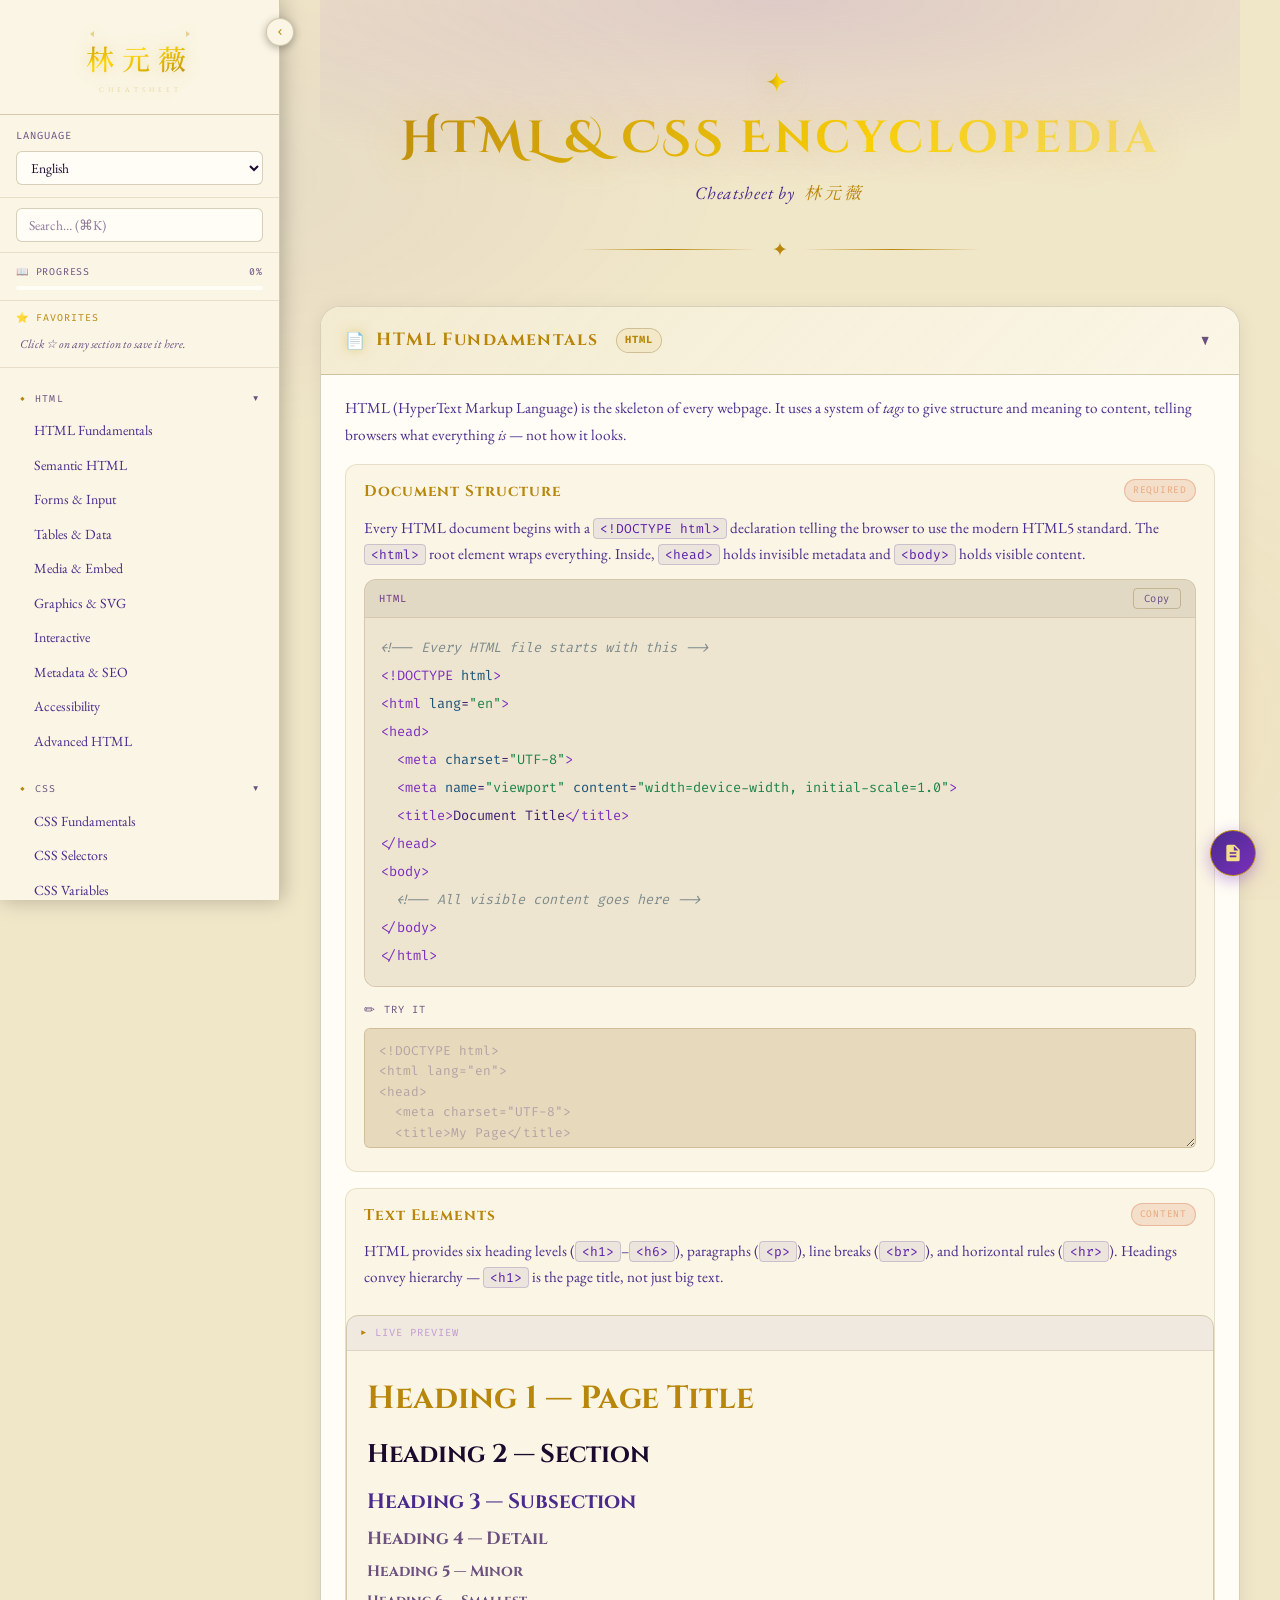
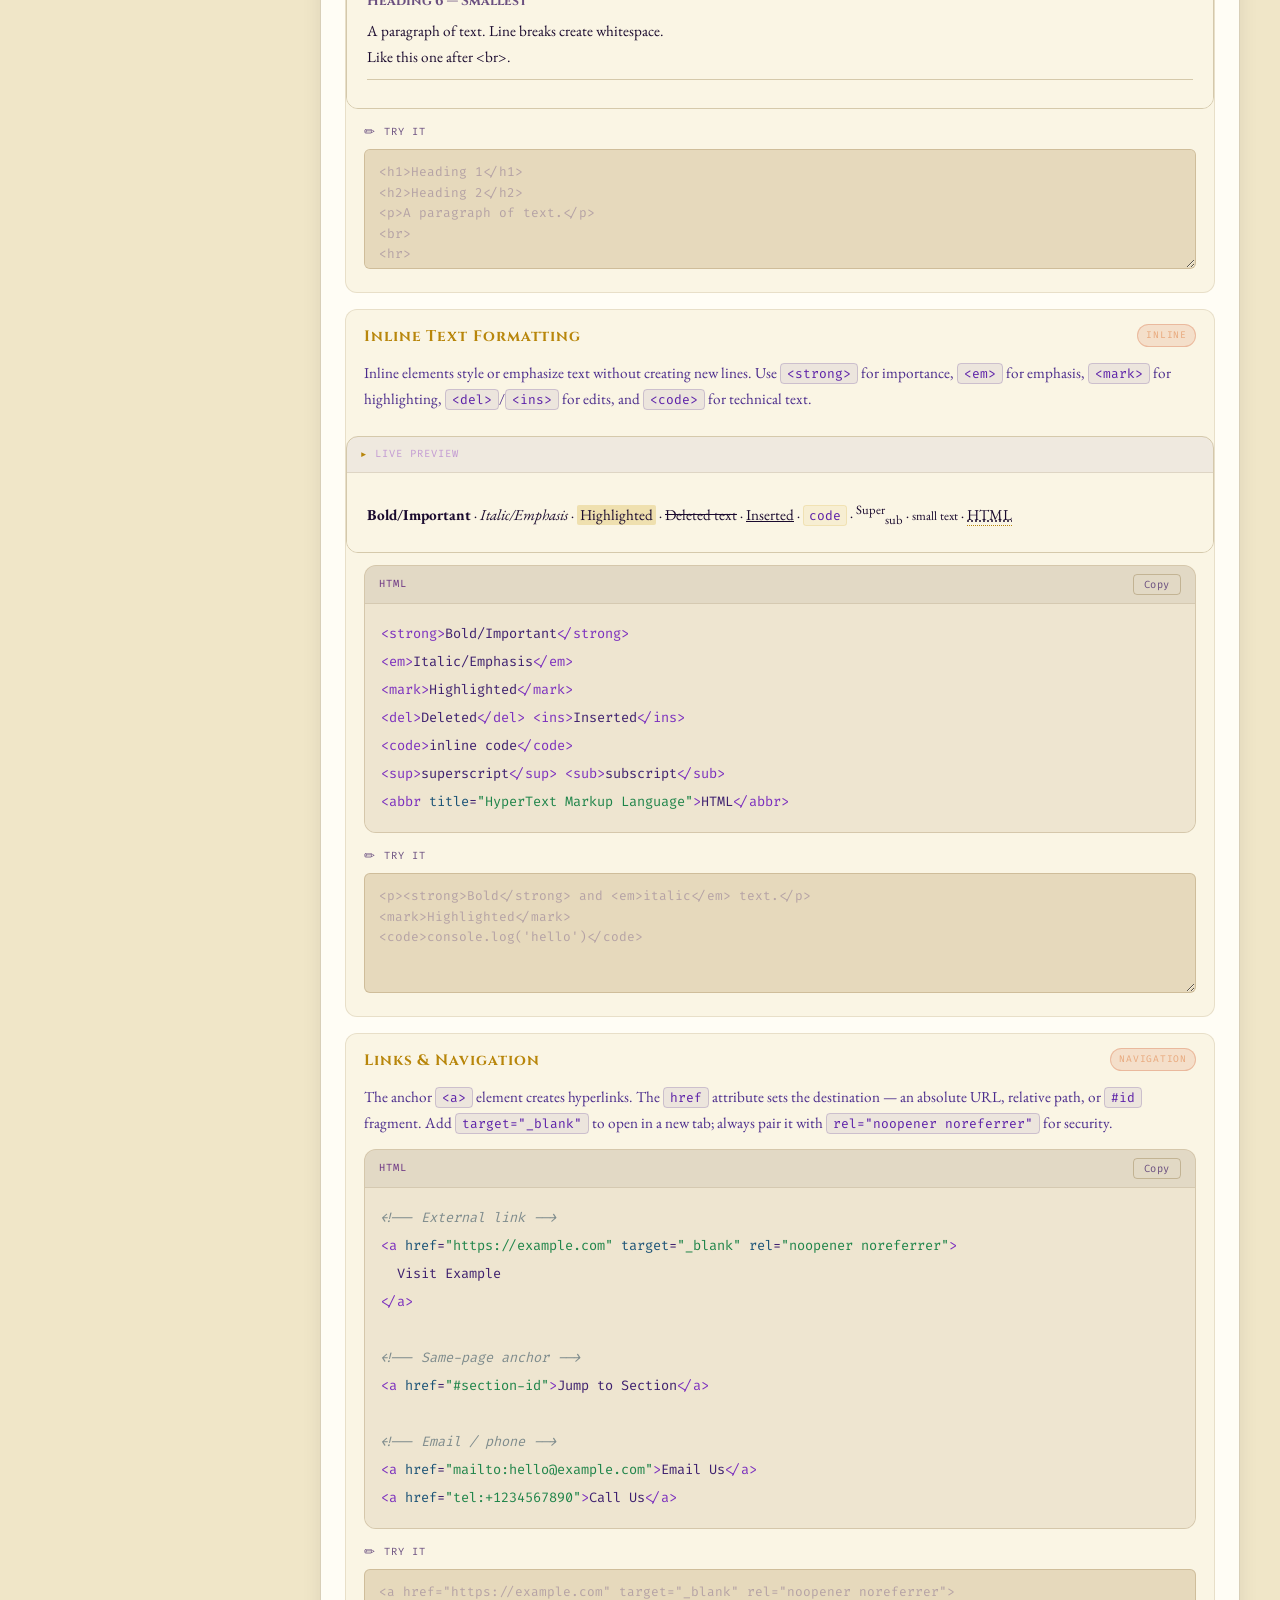
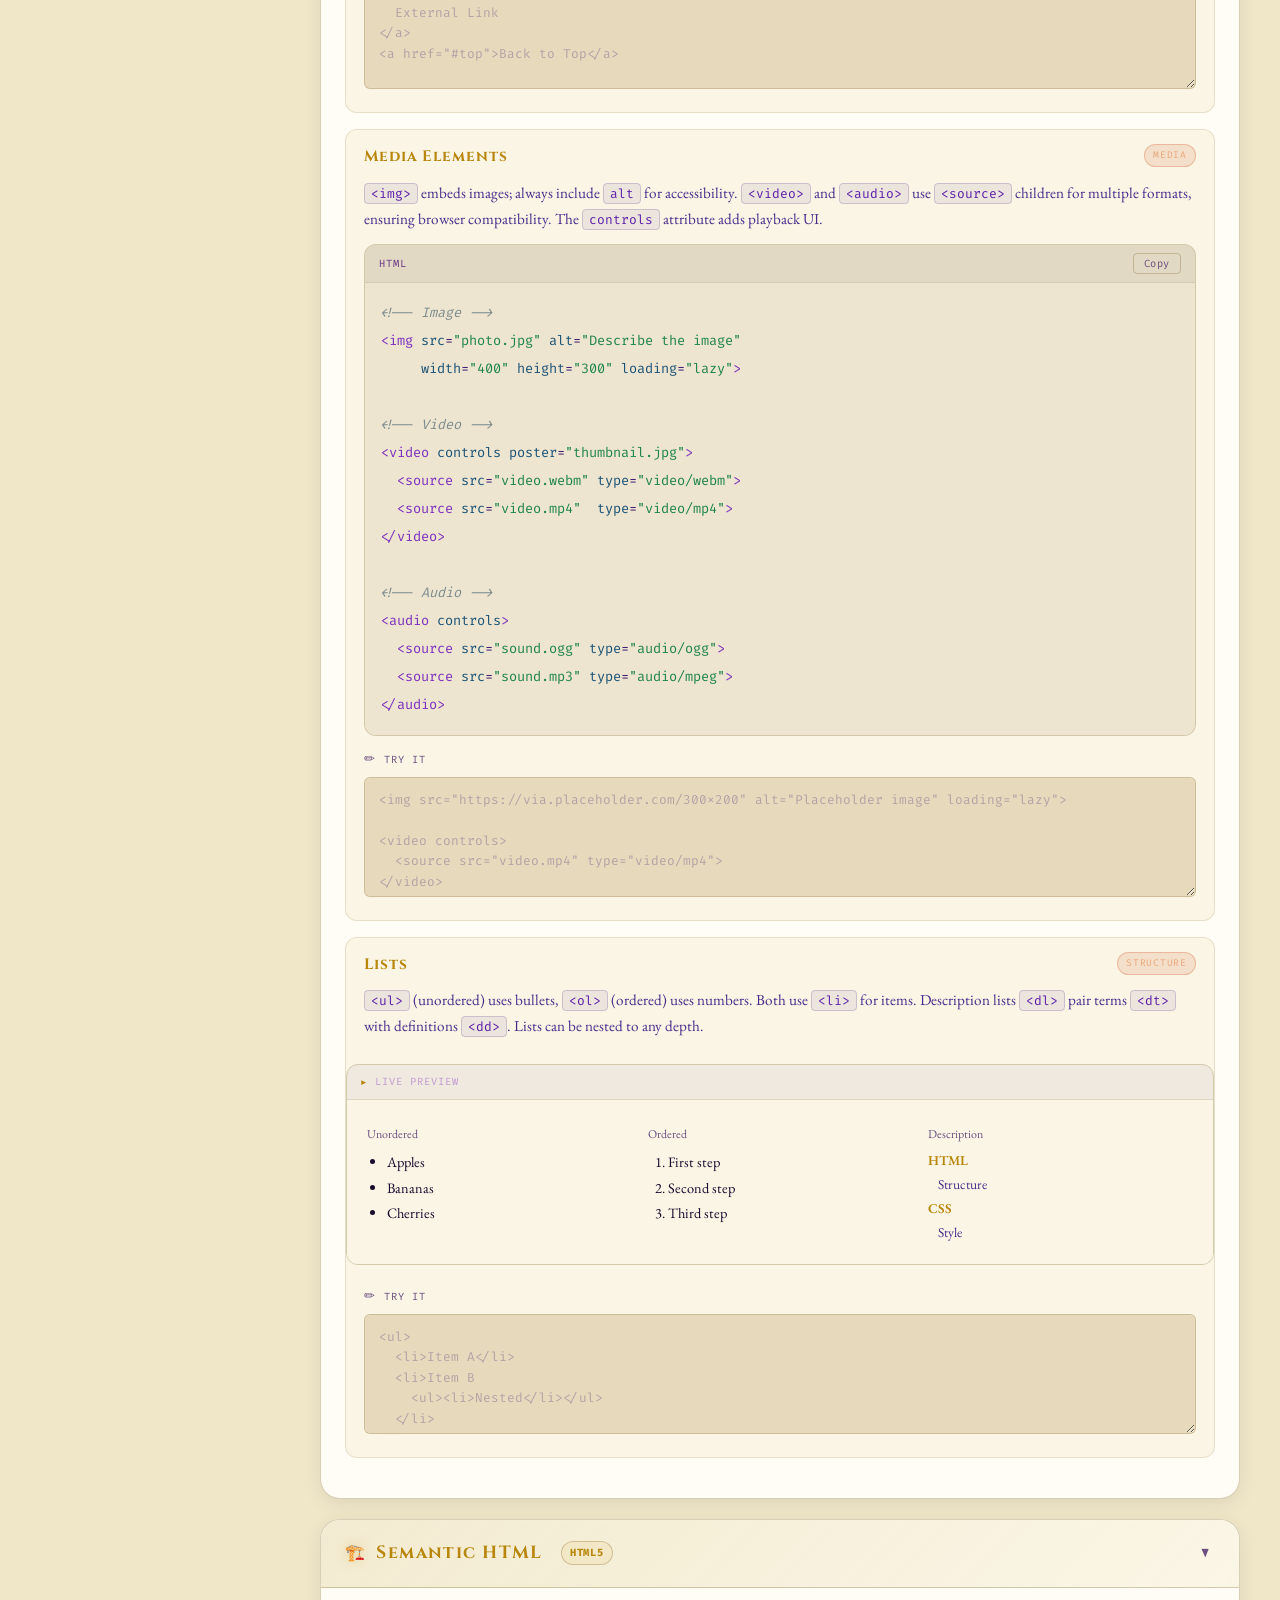
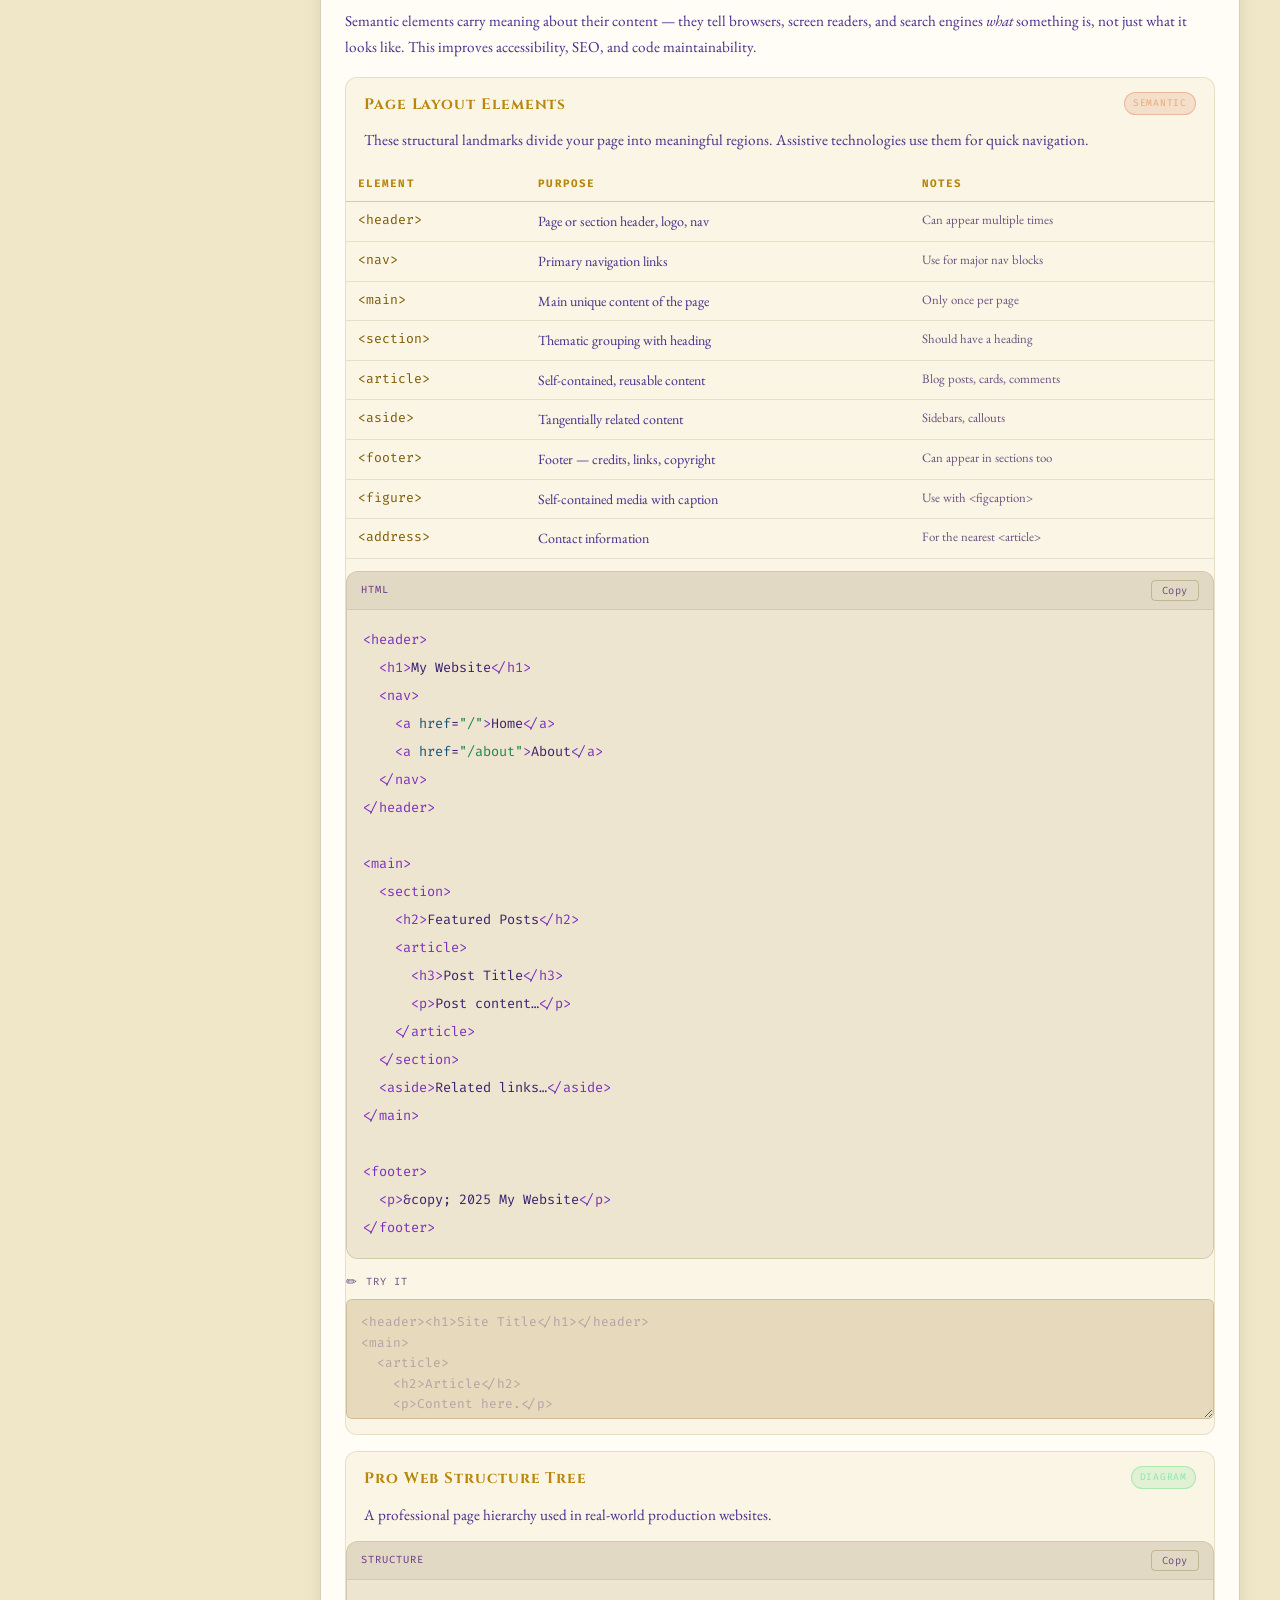
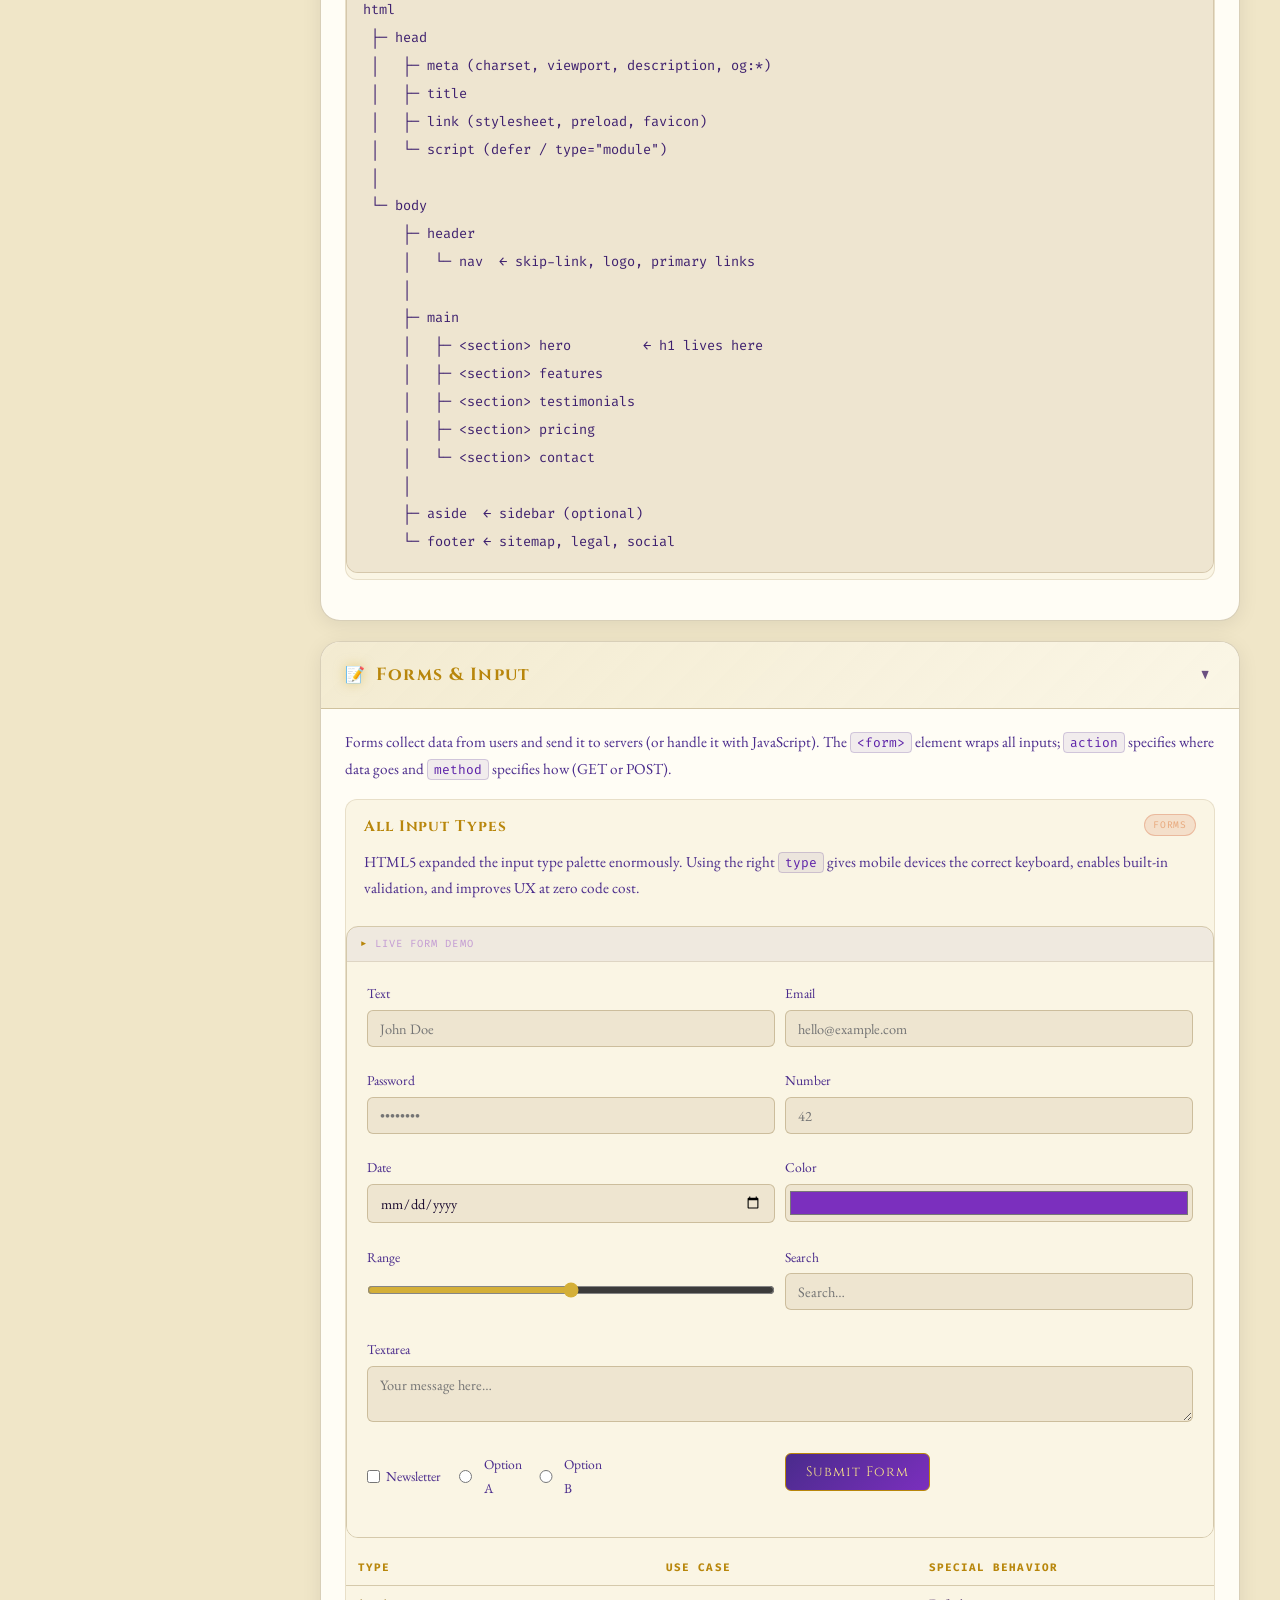
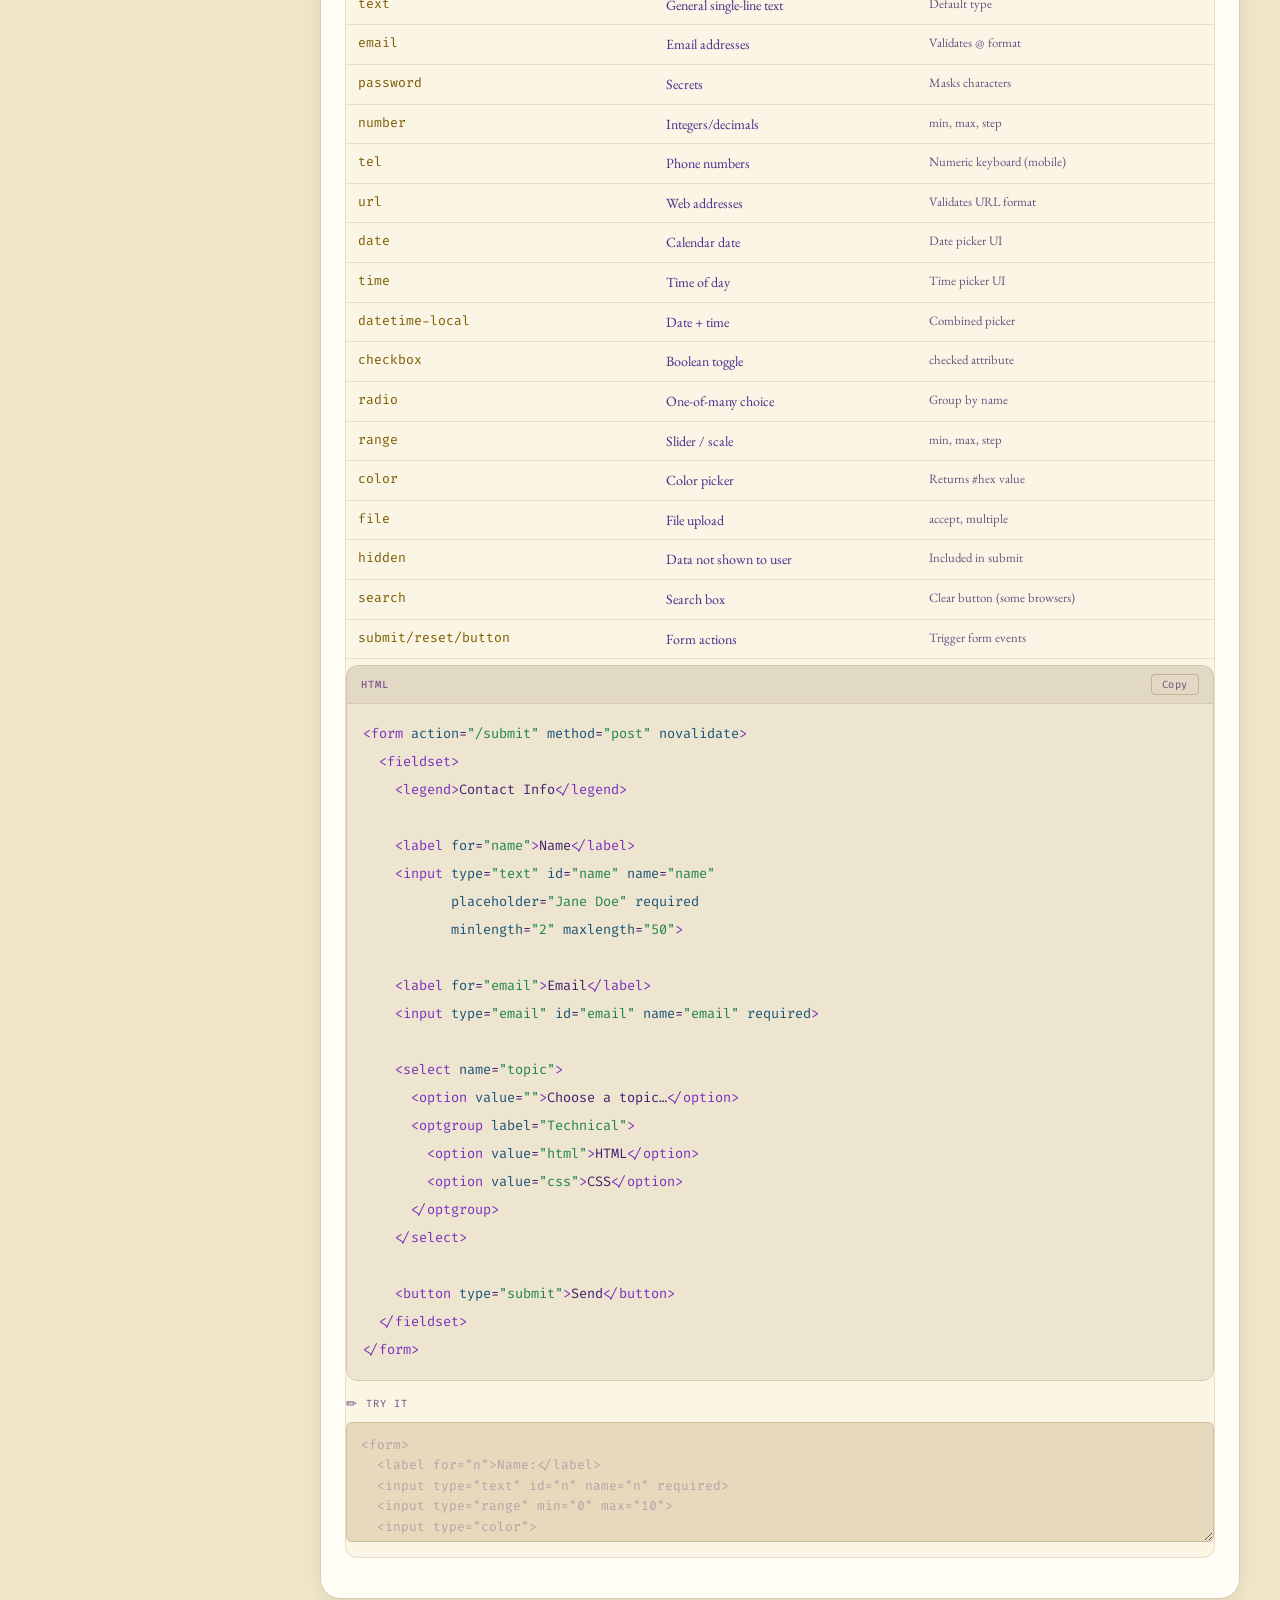
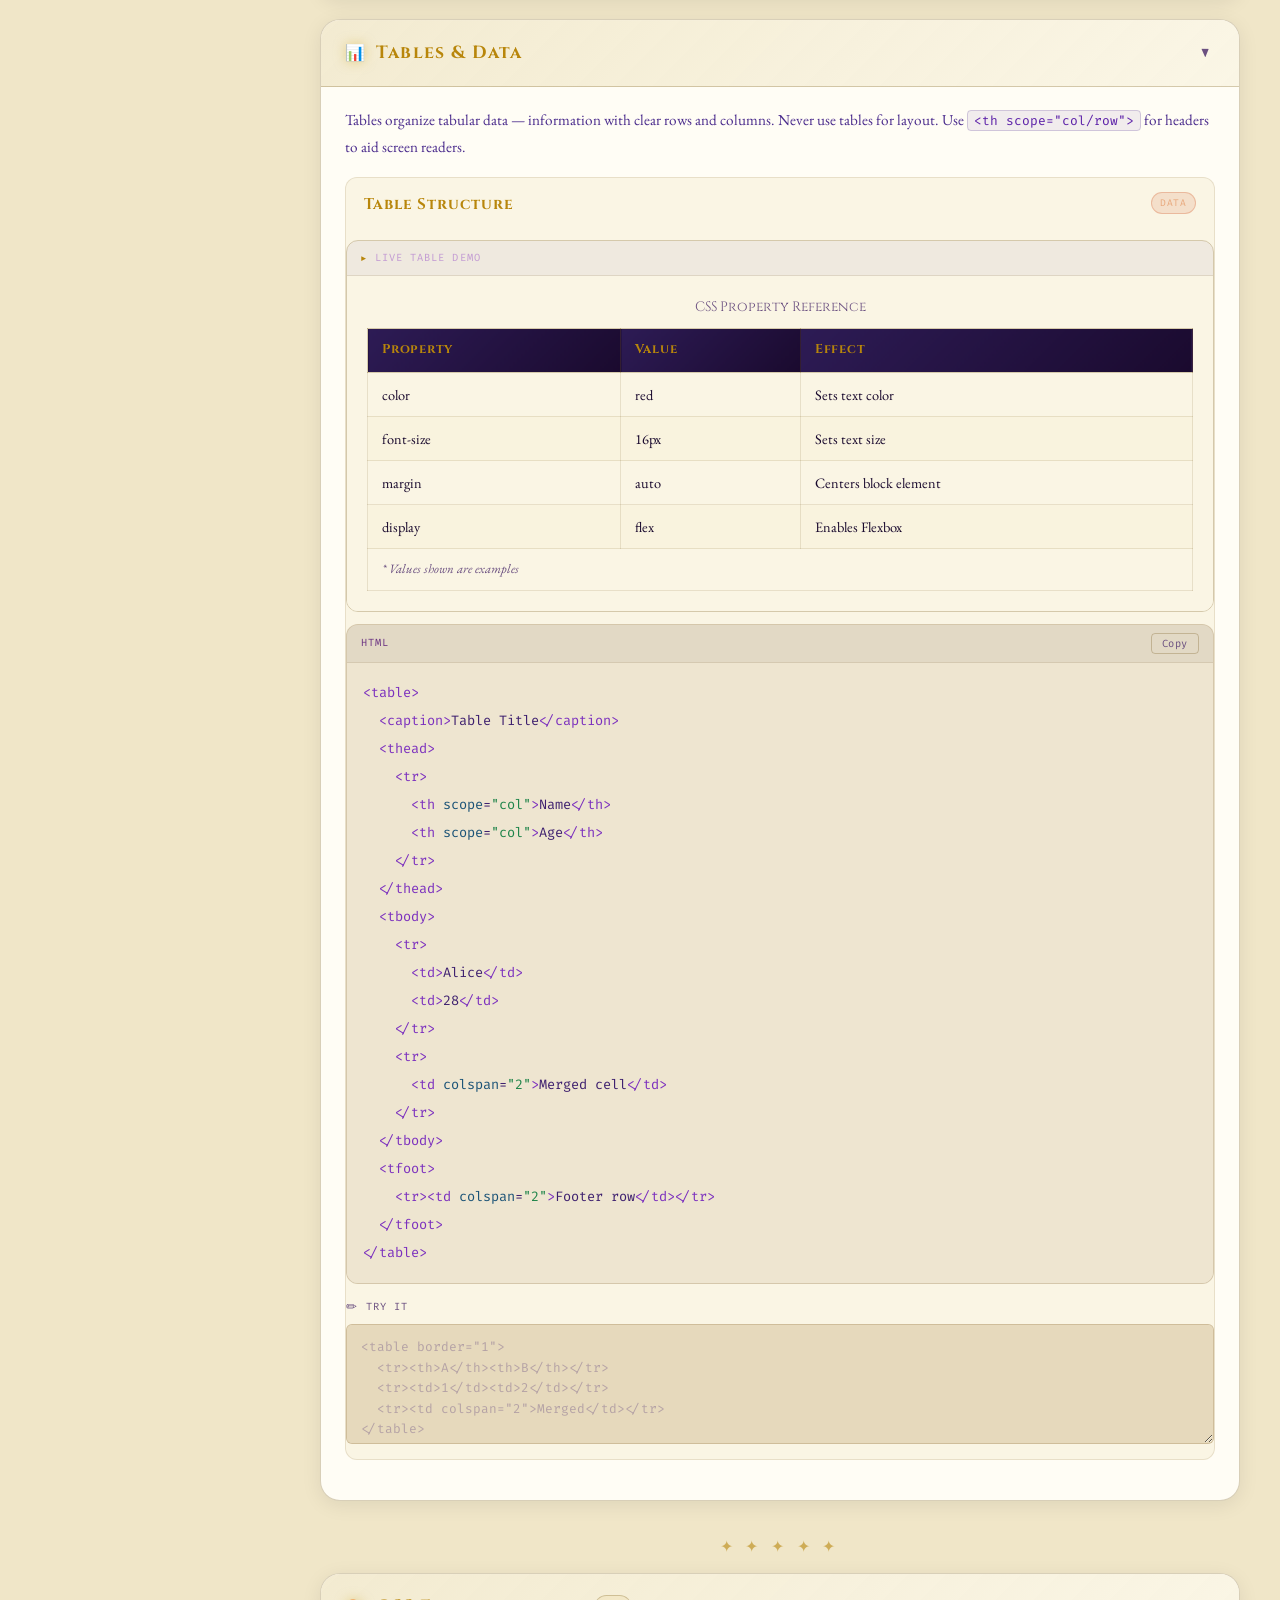
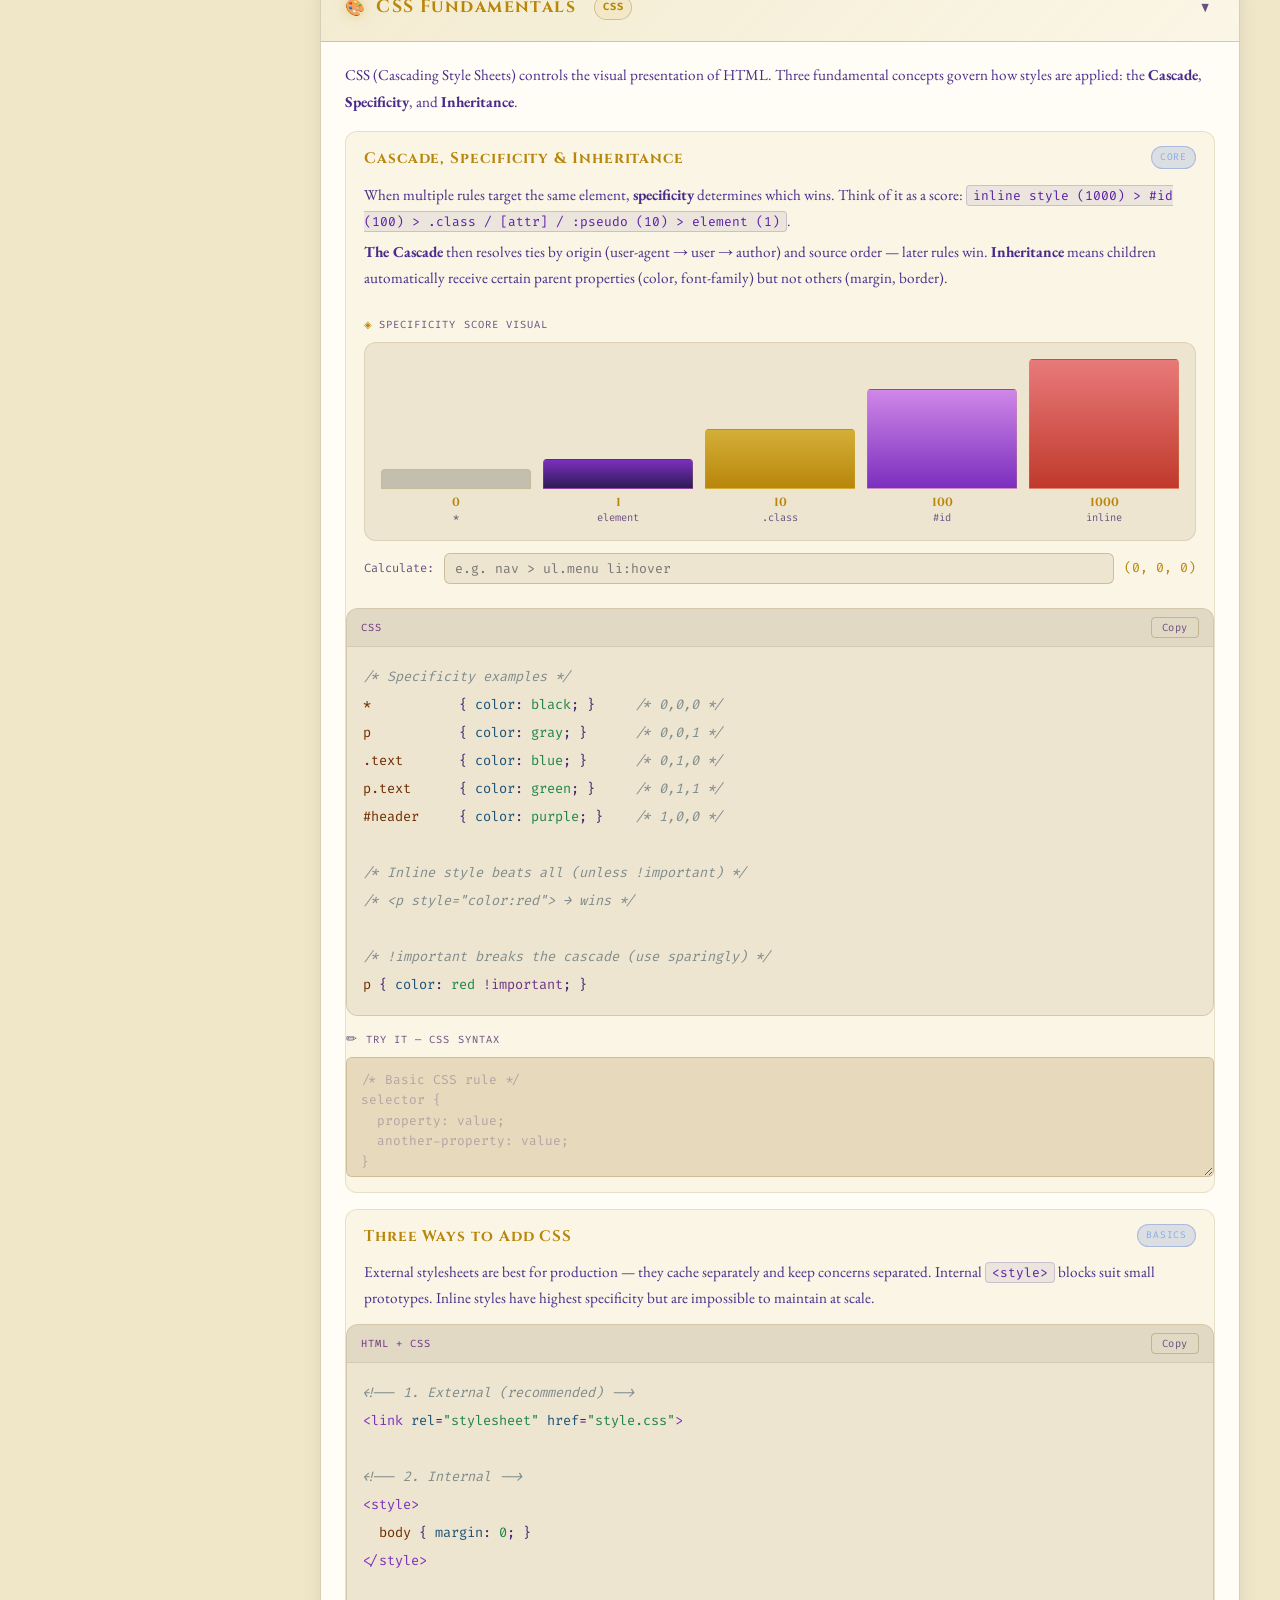
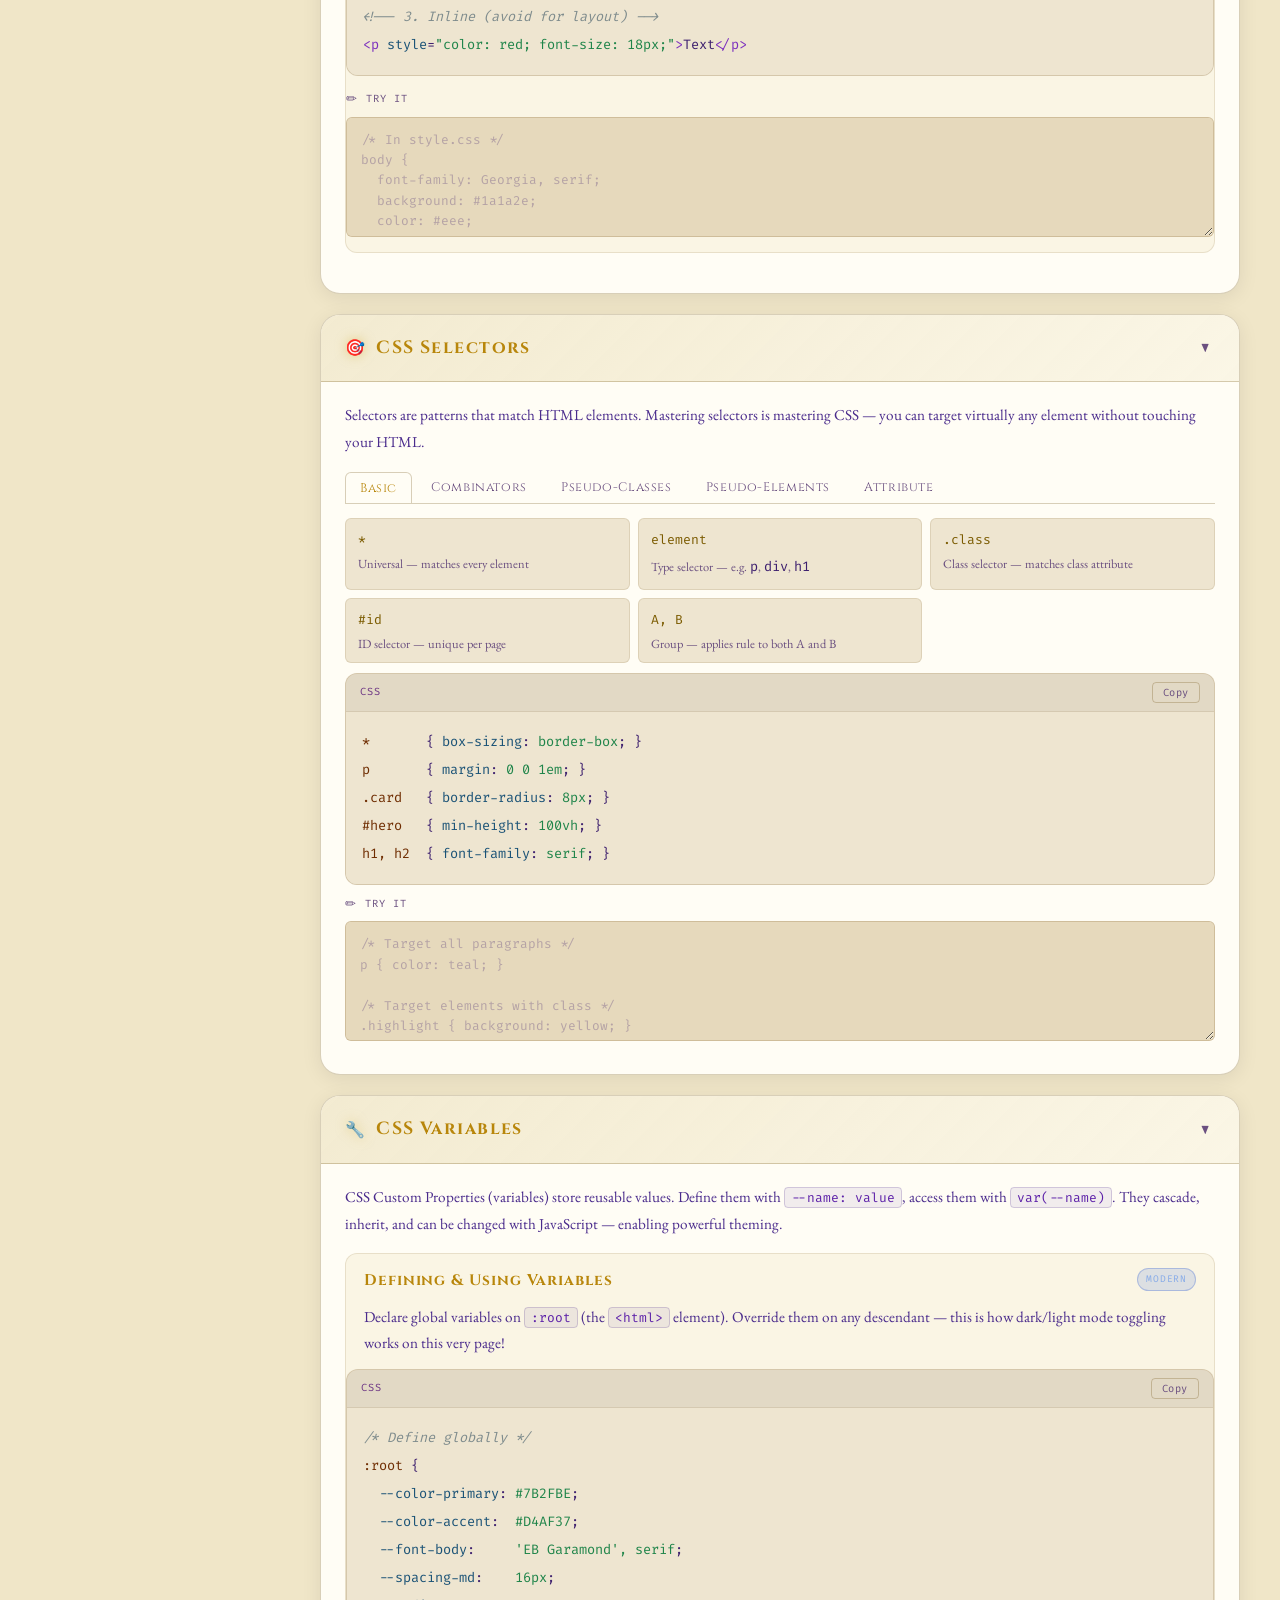
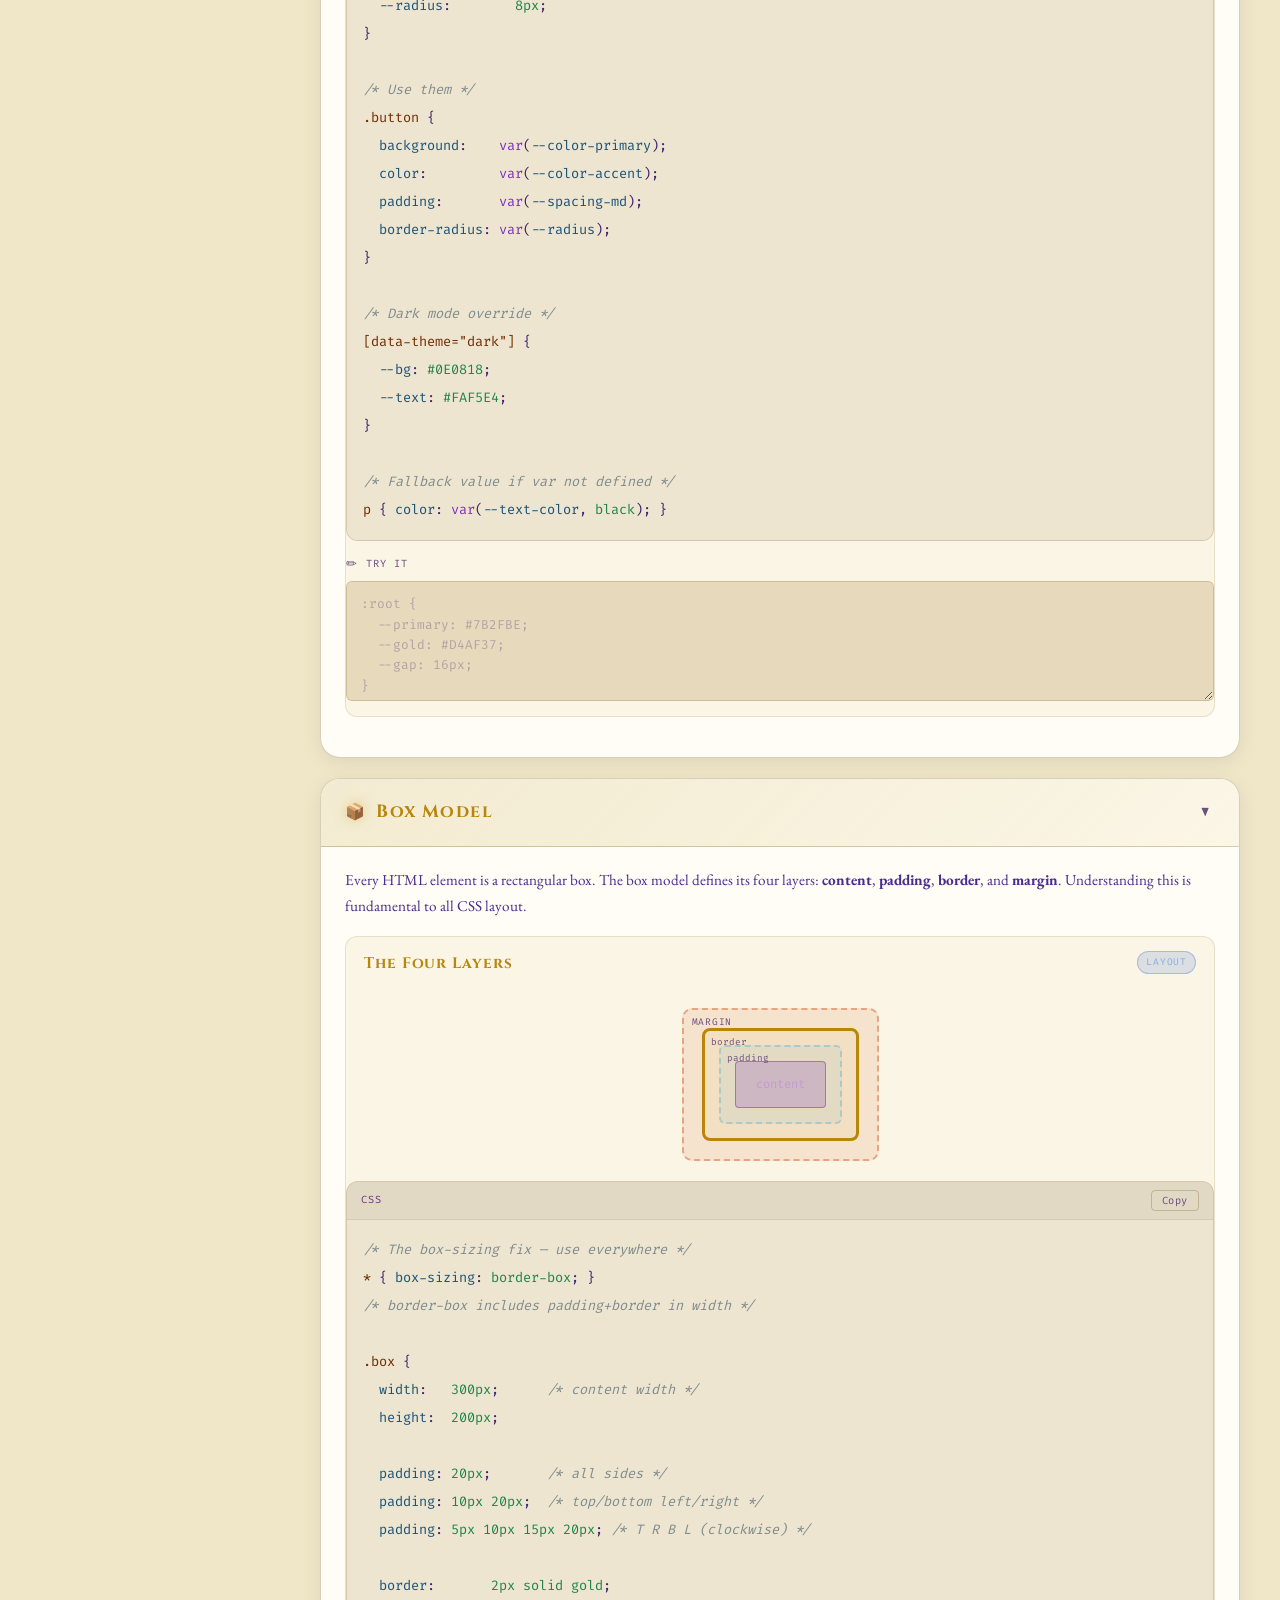
<file: index (1).html>
<!DOCTYPE html>
<html lang="en" data-theme="dark">
<head>
  <meta charset="UTF-8">
  <meta name="viewport" content="width=device-width, initial-scale=1.0">
  <title>HTML & CSS Encyclopedia — Baroque Edition</title>
  <meta name="description" content="A complete baroque compendium of HTML & CSS — dark/light mode, multilingual, interactive.">
  <link rel="stylesheet" href="style.css">
  <link rel="stylesheet" href="additions.css">
  <link rel="stylesheet" href="fixes.css">
  <link rel="preconnect" href="https://fonts.googleapis.com">
</head>
<body>

<!-- Scroll progress -->
<div id="scroll-progress"></div>

<!-- Mobile hamburger -->
<button class="hamburger" id="hamburger" aria-label="Open menu">
  <span></span><span></span><span></span>
</button>

<!-- Sidebar overlay (mobile) -->
<div class="sidebar-overlay" id="sidebar-overlay"></div>

<!-- ============================================================
     SIDEBAR
     ============================================================ -->
<aside id="sidebar">

  <div class="sidebar-logo" id="sidebar-logo-wrap">
    <!-- brand logo injected by JS -->
  </div>

  <!-- Language switcher -->
  <div class="lang-switcher">
    <label>Language</label>
    <select id="lang-select">
      <option value="en">English</option>
      <option value="zh_s">中文（简体）</option>
      <option value="zh_t">中文（繁體）</option>
      <option value="ja">日本語</option>
      <option value="ko">한국어</option>
      <option value="fr">Français</option>
      <option value="es">Español</option>
      <option value="de">Deutsch</option>
    </select>
  </div>

  <!-- Search -->
  <div class="sidebar-search">
    <input type="search" id="sidebar-search" placeholder="⌘K Search sections…" aria-label="Search">
  </div>


  <!-- Reading Progress -->
  <div class="progress-tracker">
    <div class="progress-tracker-label">
      <span>📖 Progress</span>
      <span id="progress-label">0%</span>
    </div>
    <div class="progress-tracker-bar">
      <div class="progress-tracker-fill" id="progress-fill" style="width:0%"></div>
    </div>
  </div>

  <!-- Favorites -->
  <div class="favorites-panel">
    <div class="favorites-title">⭐ Favorites</div>
    <ul class="favorites-list" id="fav-list"></ul>
    <p class="favorites-empty" id="fav-empty">Click ☆ on any section to save it here.</p>
  </div>

  <!-- Navigation tree -->
  <nav class="nav-tree" aria-label="Main navigation">

    <!-- HTML -->
    <div class="nav-category">
      <div class="nav-category-title">HTML <span class="arrow">▼</span></div>
      <ul class="nav-links">
        <li><a href="#html-fundamentals" data-i18n="lang-html-fund">HTML Fundamentals</a></li>
        <li><a href="#semantic-html" data-i18n="lang-semantic">Semantic HTML</a></li>
        <li><a href="#forms-user-input" data-i18n="lang-forms">Forms & Input</a></li>
        <li><a href="#tables-data" data-i18n="lang-tables">Tables & Data</a></li>
        <li><a href="#media-embedded" data-i18n="lang-media">Media & Embed</a></li>
        <li><a href="#graphics-svg" data-i18n="lang-graphics">Graphics & SVG</a></li>
        <li><a href="#interactive-elements" data-i18n="lang-interact">Interactive</a></li>
        <li><a href="#metadata-seo" data-i18n="lang-metadata">Metadata & SEO</a></li>
        <li><a href="#accessibility" data-i18n="lang-access">Accessibility</a></li>
        <li><a href="#advanced-html" data-i18n="lang-adv-html">Advanced HTML</a></li>
      </ul>
    </div>

    <!-- CSS -->
    <div class="nav-category">
      <div class="nav-category-title">CSS <span class="arrow">▼</span></div>
      <ul class="nav-links">
        <li><a href="#css-fundamentals" data-i18n="lang-css-fund">CSS Fundamentals</a></li>
        <li><a href="#css-selectors" data-i18n="lang-selectors">CSS Selectors</a></li>
        <li><a href="#css-variables" data-i18n="lang-variables">CSS Variables</a></li>
        <li><a href="#css-values" data-i18n="lang-values">Values & Units</a></li>
        <li><a href="#box-model" data-i18n="lang-boxmodel">Box Model</a></li>
        <li><a href="#typography" data-i18n="lang-typography">Typography</a></li>
        <li><a href="#backgrounds" data-i18n="lang-backgrounds">Backgrounds</a></li>
        <li><a href="#borders-shadows" data-i18n="lang-borders">Borders & Shadows</a></li>
        <li><a href="#layout-systems" data-i18n="lang-layout">Layout Systems</a></li>
        <li><a href="#positioning" data-i18n="lang-position">Positioning</a></li>
        <li><a href="#flexbox" data-i18n="lang-flexbox">Flexbox</a></li>
        <li><a href="#css-grid" data-i18n="lang-grid">CSS Grid</a></li>
        <li><a href="#transforms" data-i18n="lang-transforms">Transforms</a></li>
        <li><a href="#transitions" data-i18n="lang-transitions">Transitions</a></li>
        <li><a href="#animations" data-i18n="lang-animations">Animations</a></li>
        <li><a href="#responsive-design" data-i18n="lang-responsive">Responsive Design</a></li>
        <li><a href="#css-functions" data-i18n="lang-functions">CSS Functions</a></li>
        <li><a href="#advanced-css" data-i18n="lang-adv-css">Advanced CSS</a></li>
        <li><a href="#best-practices" data-i18n="lang-best">Best Practices</a></li>
      </ul>
    </div>

  </nav>

  <div class="sidebar-footer">
    <button class="theme-toggle" id="theme-toggle" aria-label="Toggle theme">
      <span class="toggle-icon" id="theme-icon">☀️</span>
      <span class="toggle-label" id="theme-label">Light Mode</span>
      <div class="toggle-track"><div class="toggle-thumb"></div></div>
    </button>
  </div>

</aside>

<!-- ============================================================
     MAIN CONTENT
     ============================================================ -->
<div class="app-wrapper">
<main id="main-content">

  <!-- Page Header -->
  <header class="page-header">
    <span class="header-ornament" aria-hidden="true" style="display:block;height:40px;margin-bottom:12px;"><svg viewBox='0 0 80 40' xmlns='http://www.w3.org/2000/svg' style='height:40px;width:auto;margin:0 auto;display:block;'><text x='40' y='32' text-anchor='middle' font-family='Cinzel Decorative,serif' font-size='28' fill='url(#hGold)' letter-spacing='8'>✦</text><defs><linearGradient id='hGold' x1='0%' y1='0%' x2='100%' y2='0%'><stop offset='0%' stop-color='#B8860B'/><stop offset='50%' stop-color='#FFD700'/><stop offset='100%' stop-color='#B8860B'/></linearGradient></defs></svg></span>
    <h1 class="shimmer-text" data-i18n="lang-header-title">HTML & CSS Encyclopedia</h1>
    <p class="page-header-byline">Cheatsheet by&nbsp;&nbsp;<span style="font-family:'Noto Serif SC',serif;letter-spacing:0.2em;">林元薇</span></p>
    <div class="header-divider"><span>✦</span></div>
  </header>

  <!-- ══════════════════════════════════════════════════════
       ██  HTML  SECTIONS
       ══════════════════════════════════════════════════════ -->

  <!-- 1. HTML FUNDAMENTALS -->
  <section class="doc-section" id="html-fundamentals">
    <div class="section-header">
      <h2><span class="section-icon">📄</span> <span data-i18n="lang-html-fund">HTML Fundamentals</span> <span class="section-badge">HTML</span></h2>
      <span class="section-toggle">▼</span>
    </div>
    <div class="section-body">
      <p style="color:var(--text-secondary);margin-bottom:16px;font-size:0.95rem;">HTML (HyperText Markup Language) is the skeleton of every webpage. It uses a system of <em>tags</em> to give structure and meaning to content, telling browsers what everything <em>is</em> — not how it looks.</p>

      <!-- Document Structure -->
      <article class="prop-card" id="doc-structure">
        <div class="prop-card-header">
          <h3>Document Structure</h3>
          <span class="prop-tag tag-html">Required</span>
        </div>
        <div class="prop-description">
          <p>Every HTML document begins with a <code>&lt;!DOCTYPE html&gt;</code> declaration telling the browser to use the modern HTML5 standard. The <code>&lt;html&gt;</code> root element wraps everything. Inside, <code>&lt;head&gt;</code> holds invisible metadata and <code>&lt;body&gt;</code> holds visible content.</p>
        </div>
        <div class="code-block" style="margin:0 18px 8px">
          <div class="code-block-header">
            <span class="code-lang-label">HTML</span>
            <button class="copy-btn">Copy</button>
          </div>
          <pre><code><span class="tok-com">&lt;!-- Every HTML file starts with this --&gt;</span>
<span class="tok-tag">&lt;!DOCTYPE</span> <span class="tok-attr">html</span><span class="tok-tag">&gt;</span>
<span class="tok-tag">&lt;html</span> <span class="tok-attr">lang</span>=<span class="tok-str">"en"</span><span class="tok-tag">&gt;</span>
<span class="tok-tag">&lt;head&gt;</span>
  <span class="tok-tag">&lt;meta</span> <span class="tok-attr">charset</span>=<span class="tok-str">"UTF-8"</span><span class="tok-tag">&gt;</span>
  <span class="tok-tag">&lt;meta</span> <span class="tok-attr">name</span>=<span class="tok-str">"viewport"</span> <span class="tok-attr">content</span>=<span class="tok-str">"width=device-width, initial-scale=1.0"</span><span class="tok-tag">&gt;</span>
  <span class="tok-tag">&lt;title&gt;</span>Document Title<span class="tok-tag">&lt;/title&gt;</span>
<span class="tok-tag">&lt;/head&gt;</span>
<span class="tok-tag">&lt;body&gt;</span>
  <span class="tok-com">&lt;!-- All visible content goes here --&gt;</span>
<span class="tok-tag">&lt;/body&gt;</span>
<span class="tok-tag">&lt;/html&gt;</span></code></pre>
        </div>
        <div class="try-it-wrap" style="padding:0 18px 14px">
          <div class="try-it-label">Try It</div>
          <textarea class="try-it" placeholder="&lt;!DOCTYPE html&gt;&#10;&lt;html lang=&quot;en&quot;&gt;&#10;&lt;head&gt;&#10;  &lt;meta charset=&quot;UTF-8&quot;&gt;&#10;  &lt;title&gt;My Page&lt;/title&gt;&#10;&lt;/head&gt;&#10;&lt;body&gt;&#10;  &lt;h1&gt;Hello World&lt;/h1&gt;&#10;&lt;/body&gt;&#10;&lt;/html&gt;"></textarea>
        </div>
      </article>

      <!-- Text Elements -->
      <article class="prop-card" id="text-elements">
        <div class="prop-card-header">
          <h3>Text Elements</h3>
          <span class="prop-tag tag-html">Content</span>
        </div>
        <div class="prop-description">
          <p>HTML provides six heading levels (<code>&lt;h1&gt;</code>–<code>&lt;h6&gt;</code>), paragraphs (<code>&lt;p&gt;</code>), line breaks (<code>&lt;br&gt;</code>), and horizontal rules (<code>&lt;hr&gt;</code>). Headings convey hierarchy — <code>&lt;h1&gt;</code> is the page title, not just big text.</p>
        </div>
        <div class="demo-area">
          <div class="demo-header">Live Preview</div>
          <div class="demo-content">
            <h1>Heading 1 — Page Title</h1>
            <h2>Heading 2 — Section</h2>
            <h3>Heading 3 — Subsection</h3>
            <h4>Heading 4 — Detail</h4>
            <h5>Heading 5 — Minor</h5>
            <h6>Heading 6 — Smallest</h6>
            <p>A paragraph of text. Line breaks create whitespace.<br>Like this one after &lt;br&gt;.</p>
            <hr style="border:none;border-top:1px solid var(--border-subtle);margin:8px 0;">
          </div>
        </div>
        <div class="try-it-wrap" style="padding:0 18px 14px">
          <div class="try-it-label">Try It</div>
          <textarea class="try-it" placeholder="&lt;h1&gt;Heading 1&lt;/h1&gt;&#10;&lt;h2&gt;Heading 2&lt;/h2&gt;&#10;&lt;p&gt;A paragraph of text.&lt;/p&gt;&#10;&lt;br&gt;&#10;&lt;hr&gt;"></textarea>
        </div>
      </article>

      <!-- Text Formatting -->
      <article class="prop-card" id="text-formatting">
        <div class="prop-card-header">
          <h3>Inline Text Formatting</h3>
          <span class="prop-tag tag-html">Inline</span>
        </div>
        <div class="prop-description">
          <p>Inline elements style or emphasize text without creating new lines. Use <code>&lt;strong&gt;</code> for importance, <code>&lt;em&gt;</code> for emphasis, <code>&lt;mark&gt;</code> for highlighting, <code>&lt;del&gt;</code>/<code>&lt;ins&gt;</code> for edits, and <code>&lt;code&gt;</code> for technical text.</p>
        </div>
        <div class="demo-area">
          <div class="demo-header">Live Preview</div>
          <div class="demo-content">
            <p style="font-size:0.95rem;line-height:2;">
              <strong>Bold/Important</strong> ·
              <em>Italic/Emphasis</em> ·
              <mark style="background:rgba(212,175,55,0.3);color:var(--text-primary);padding:0 3px;border-radius:2px;">Highlighted</mark> ·
              <del>Deleted text</del> ·
              <ins>Inserted</ins> ·
              <code style="background:rgba(212,175,55,0.1);border:1px solid rgba(212,175,55,0.2);padding:1px 5px;border-radius:3px;font-family:var(--font-code);font-size:0.85em;">code</code> ·
              <sup>Super</sup><sub>sub</sub> ·
              <small>small text</small> ·
              <abbr title="HyperText Markup Language" style="border-bottom:1px dotted var(--accent);cursor:help;">HTML</abbr>
            </p>
          </div>
        </div>
        <div class="code-block" style="margin:0 18px 8px">
          <div class="code-block-header"><span class="code-lang-label">HTML</span><button class="copy-btn">Copy</button></div>
          <pre><code><span class="tok-tag">&lt;strong&gt;</span>Bold/Important<span class="tok-tag">&lt;/strong&gt;</span>
<span class="tok-tag">&lt;em&gt;</span>Italic/Emphasis<span class="tok-tag">&lt;/em&gt;</span>
<span class="tok-tag">&lt;mark&gt;</span>Highlighted<span class="tok-tag">&lt;/mark&gt;</span>
<span class="tok-tag">&lt;del&gt;</span>Deleted<span class="tok-tag">&lt;/del&gt;</span> <span class="tok-tag">&lt;ins&gt;</span>Inserted<span class="tok-tag">&lt;/ins&gt;</span>
<span class="tok-tag">&lt;code&gt;</span>inline code<span class="tok-tag">&lt;/code&gt;</span>
<span class="tok-tag">&lt;sup&gt;</span>superscript<span class="tok-tag">&lt;/sup&gt;</span> <span class="tok-tag">&lt;sub&gt;</span>subscript<span class="tok-tag">&lt;/sub&gt;</span>
<span class="tok-tag">&lt;abbr</span> <span class="tok-attr">title</span>=<span class="tok-str">"HyperText Markup Language"</span><span class="tok-tag">&gt;</span>HTML<span class="tok-tag">&lt;/abbr&gt;</span></code></pre>
        </div>
        <div class="try-it-wrap" style="padding:0 18px 14px">
          <div class="try-it-label">Try It</div>
          <textarea class="try-it" placeholder="&lt;p&gt;&lt;strong&gt;Bold&lt;/strong&gt; and &lt;em&gt;italic&lt;/em&gt; text.&lt;/p&gt;&#10;&lt;mark&gt;Highlighted&lt;/mark&gt;&#10;&lt;code&gt;console.log('hello')&lt;/code&gt;"></textarea>
        </div>
      </article>

      <!-- Links -->
      <article class="prop-card" id="links-nav">
        <div class="prop-card-header">
          <h3>Links & Navigation</h3>
          <span class="prop-tag tag-html">Navigation</span>
        </div>
        <div class="prop-description">
          <p>The anchor <code>&lt;a&gt;</code> element creates hyperlinks. The <code>href</code> attribute sets the destination — an absolute URL, relative path, or <code>#id</code> fragment. Add <code>target="_blank"</code> to open in a new tab; always pair it with <code>rel="noopener noreferrer"</code> for security.</p>
        </div>
        <div class="code-block" style="margin:0 18px 8px">
          <div class="code-block-header"><span class="code-lang-label">HTML</span><button class="copy-btn">Copy</button></div>
          <pre><code><span class="tok-com">&lt;!-- External link --&gt;</span>
<span class="tok-tag">&lt;a</span> <span class="tok-attr">href</span>=<span class="tok-str">"https://example.com"</span> <span class="tok-attr">target</span>=<span class="tok-str">"_blank"</span> <span class="tok-attr">rel</span>=<span class="tok-str">"noopener noreferrer"</span><span class="tok-tag">&gt;</span>
  Visit Example
<span class="tok-tag">&lt;/a&gt;</span>

<span class="tok-com">&lt;!-- Same-page anchor --&gt;</span>
<span class="tok-tag">&lt;a</span> <span class="tok-attr">href</span>=<span class="tok-str">"#section-id"</span><span class="tok-tag">&gt;</span>Jump to Section<span class="tok-tag">&lt;/a&gt;</span>

<span class="tok-com">&lt;!-- Email / phone --&gt;</span>
<span class="tok-tag">&lt;a</span> <span class="tok-attr">href</span>=<span class="tok-str">"mailto:hello@example.com"</span><span class="tok-tag">&gt;</span>Email Us<span class="tok-tag">&lt;/a&gt;</span>
<span class="tok-tag">&lt;a</span> <span class="tok-attr">href</span>=<span class="tok-str">"tel:+1234567890"</span><span class="tok-tag">&gt;</span>Call Us<span class="tok-tag">&lt;/a&gt;</span></code></pre>
        </div>
        <div class="try-it-wrap" style="padding:0 18px 14px">
          <div class="try-it-label">Try It</div>
          <textarea class="try-it" placeholder="&lt;a href=&quot;https://example.com&quot; target=&quot;_blank&quot; rel=&quot;noopener noreferrer&quot;&gt;&#10;  External Link&#10;&lt;/a&gt;&#10;&lt;a href=&quot;#top&quot;&gt;Back to Top&lt;/a&gt;"></textarea>
        </div>
      </article>

      <!-- Media -->
      <article class="prop-card" id="media-elements">
        <div class="prop-card-header">
          <h3>Media Elements</h3>
          <span class="prop-tag tag-html">Media</span>
        </div>
        <div class="prop-description">
          <p><code>&lt;img&gt;</code> embeds images; always include <code>alt</code> for accessibility. <code>&lt;video&gt;</code> and <code>&lt;audio&gt;</code> use <code>&lt;source&gt;</code> children for multiple formats, ensuring browser compatibility. The <code>controls</code> attribute adds playback UI.</p>
        </div>
        <div class="code-block" style="margin:0 18px 8px">
          <div class="code-block-header"><span class="code-lang-label">HTML</span><button class="copy-btn">Copy</button></div>
          <pre><code><span class="tok-com">&lt;!-- Image --&gt;</span>
<span class="tok-tag">&lt;img</span> <span class="tok-attr">src</span>=<span class="tok-str">"photo.jpg"</span> <span class="tok-attr">alt</span>=<span class="tok-str">"Describe the image"</span>
     <span class="tok-attr">width</span>=<span class="tok-str">"400"</span> <span class="tok-attr">height</span>=<span class="tok-str">"300"</span> <span class="tok-attr">loading</span>=<span class="tok-str">"lazy"</span><span class="tok-tag">&gt;</span>

<span class="tok-com">&lt;!-- Video --&gt;</span>
<span class="tok-tag">&lt;video</span> <span class="tok-attr">controls</span> <span class="tok-attr">poster</span>=<span class="tok-str">"thumbnail.jpg"</span><span class="tok-tag">&gt;</span>
  <span class="tok-tag">&lt;source</span> <span class="tok-attr">src</span>=<span class="tok-str">"video.webm"</span> <span class="tok-attr">type</span>=<span class="tok-str">"video/webm"</span><span class="tok-tag">&gt;</span>
  <span class="tok-tag">&lt;source</span> <span class="tok-attr">src</span>=<span class="tok-str">"video.mp4"</span>  <span class="tok-attr">type</span>=<span class="tok-str">"video/mp4"</span><span class="tok-tag">&gt;</span>
<span class="tok-tag">&lt;/video&gt;</span>

<span class="tok-com">&lt;!-- Audio --&gt;</span>
<span class="tok-tag">&lt;audio</span> <span class="tok-attr">controls</span><span class="tok-tag">&gt;</span>
  <span class="tok-tag">&lt;source</span> <span class="tok-attr">src</span>=<span class="tok-str">"sound.ogg"</span> <span class="tok-attr">type</span>=<span class="tok-str">"audio/ogg"</span><span class="tok-tag">&gt;</span>
  <span class="tok-tag">&lt;source</span> <span class="tok-attr">src</span>=<span class="tok-str">"sound.mp3"</span> <span class="tok-attr">type</span>=<span class="tok-str">"audio/mpeg"</span><span class="tok-tag">&gt;</span>
<span class="tok-tag">&lt;/audio&gt;</span></code></pre>
        </div>
        <div class="try-it-wrap" style="padding:0 18px 14px">
          <div class="try-it-label">Try It</div>
          <textarea class="try-it" placeholder="&lt;img src=&quot;https://via.placeholder.com/300x200&quot; alt=&quot;Placeholder image&quot; loading=&quot;lazy&quot;&gt;&#10;&#10;&lt;video controls&gt;&#10;  &lt;source src=&quot;video.mp4&quot; type=&quot;video/mp4&quot;&gt;&#10;&lt;/video&gt;"></textarea>
        </div>
      </article>

      <!-- Lists -->
      <article class="prop-card" id="lists">
        <div class="prop-card-header">
          <h3>Lists</h3>
          <span class="prop-tag tag-html">Structure</span>
        </div>
        <div class="prop-description">
          <p><code>&lt;ul&gt;</code> (unordered) uses bullets, <code>&lt;ol&gt;</code> (ordered) uses numbers. Both use <code>&lt;li&gt;</code> for items. Description lists <code>&lt;dl&gt;</code> pair terms <code>&lt;dt&gt;</code> with definitions <code>&lt;dd&gt;</code>. Lists can be nested to any depth.</p>
        </div>
        <div class="demo-area">
          <div class="demo-header">Live Preview</div>
          <div class="demo-content" style="display:grid;grid-template-columns:1fr 1fr 1fr;gap:16px;">
            <div>
              <p style="font-size:0.75rem;color:var(--text-muted);margin-bottom:4px;">Unordered</p>
              <ul style="font-size:0.9rem;padding-left:20px;color:var(--text-primary);">
                <li>Apples</li><li>Bananas</li><li>Cherries</li>
              </ul>
            </div>
            <div>
              <p style="font-size:0.75rem;color:var(--text-muted);margin-bottom:4px;">Ordered</p>
              <ol style="font-size:0.9rem;padding-left:20px;color:var(--text-primary);">
                <li>First step</li><li>Second step</li><li>Third step</li>
              </ol>
            </div>
            <div>
              <p style="font-size:0.75rem;color:var(--text-muted);margin-bottom:4px;">Description</p>
              <dl style="font-size:0.85rem;color:var(--text-primary);">
                <dt style="font-weight:600;color:var(--accent);">HTML</dt>
                <dd style="margin-left:10px;color:var(--text-secondary);">Structure</dd>
                <dt style="font-weight:600;color:var(--accent);">CSS</dt>
                <dd style="margin-left:10px;color:var(--text-secondary);">Style</dd>
              </dl>
            </div>
          </div>
        </div>
        <div class="try-it-wrap" style="padding:8px 18px 14px">
          <div class="try-it-label">Try It</div>
          <textarea class="try-it" placeholder="&lt;ul&gt;&#10;  &lt;li&gt;Item A&lt;/li&gt;&#10;  &lt;li&gt;Item B&#10;    &lt;ul&gt;&lt;li&gt;Nested&lt;/li&gt;&lt;/ul&gt;&#10;  &lt;/li&gt;&#10;&lt;/ul&gt;&#10;&#10;&lt;ol type=&quot;A&quot;&gt;&#10;  &lt;li&gt;Alpha&lt;/li&gt;&#10;  &lt;li&gt;Beta&lt;/li&gt;&#10;&lt;/ol&gt;"></textarea>
        </div>
      </article>

    </div><!-- /section-body -->
  </section>

  <!-- 2. SEMANTIC HTML -->
  <section class="doc-section" id="semantic-html">
    <div class="section-header">
      <h2><span class="section-icon">🏗️</span> <span data-i18n="lang-semantic">Semantic HTML</span> <span class="section-badge">HTML5</span></h2>
      <span class="section-toggle">▼</span>
    </div>
    <div class="section-body">
      <p style="color:var(--text-secondary);margin-bottom:16px;font-size:0.95rem;">Semantic elements carry meaning about their content — they tell browsers, screen readers, and search engines <em>what</em> something is, not just what it looks like. This improves accessibility, SEO, and code maintainability.</p>

      <article class="prop-card" id="page-layout-semantic">
        <div class="prop-card-header">
          <h3>Page Layout Elements</h3>
          <span class="prop-tag tag-html">Semantic</span>
        </div>
        <div class="prop-description">
          <p>These structural landmarks divide your page into meaningful regions. Assistive technologies use them for quick navigation.</p>
        </div>
        <table class="quick-ref-table" style="margin:0 0 12px">
          <tr><th>Element</th><th>Purpose</th><th>Notes</th></tr>
          <tr><td>&lt;header&gt;</td><td>Page or section header, logo, nav</td><td>Can appear multiple times</td></tr>
          <tr><td>&lt;nav&gt;</td><td>Primary navigation links</td><td>Use for major nav blocks</td></tr>
          <tr><td>&lt;main&gt;</td><td>Main unique content of the page</td><td>Only once per page</td></tr>
          <tr><td>&lt;section&gt;</td><td>Thematic grouping with heading</td><td>Should have a heading</td></tr>
          <tr><td>&lt;article&gt;</td><td>Self-contained, reusable content</td><td>Blog posts, cards, comments</td></tr>
          <tr><td>&lt;aside&gt;</td><td>Tangentially related content</td><td>Sidebars, callouts</td></tr>
          <tr><td>&lt;footer&gt;</td><td>Footer — credits, links, copyright</td><td>Can appear in sections too</td></tr>
          <tr><td>&lt;figure&gt;</td><td>Self-contained media with caption</td><td>Use with &lt;figcaption&gt;</td></tr>
          <tr><td>&lt;address&gt;</td><td>Contact information</td><td>For the nearest &lt;article&gt;</td></tr>
        </table>
        <div class="code-block" style="margin:0 0 8px">
          <div class="code-block-header"><span class="code-lang-label">HTML</span><button class="copy-btn">Copy</button></div>
          <pre><code><span class="tok-tag">&lt;header&gt;</span>
  <span class="tok-tag">&lt;h1&gt;</span>My Website<span class="tok-tag">&lt;/h1&gt;</span>
  <span class="tok-tag">&lt;nav&gt;</span>
    <span class="tok-tag">&lt;a</span> <span class="tok-attr">href</span>=<span class="tok-str">"/"</span><span class="tok-tag">&gt;</span>Home<span class="tok-tag">&lt;/a&gt;</span>
    <span class="tok-tag">&lt;a</span> <span class="tok-attr">href</span>=<span class="tok-str">"/about"</span><span class="tok-tag">&gt;</span>About<span class="tok-tag">&lt;/a&gt;</span>
  <span class="tok-tag">&lt;/nav&gt;</span>
<span class="tok-tag">&lt;/header&gt;</span>

<span class="tok-tag">&lt;main&gt;</span>
  <span class="tok-tag">&lt;section&gt;</span>
    <span class="tok-tag">&lt;h2&gt;</span>Featured Posts<span class="tok-tag">&lt;/h2&gt;</span>
    <span class="tok-tag">&lt;article&gt;</span>
      <span class="tok-tag">&lt;h3&gt;</span>Post Title<span class="tok-tag">&lt;/h3&gt;</span>
      <span class="tok-tag">&lt;p&gt;</span>Post content…<span class="tok-tag">&lt;/p&gt;</span>
    <span class="tok-tag">&lt;/article&gt;</span>
  <span class="tok-tag">&lt;/section&gt;</span>
  <span class="tok-tag">&lt;aside&gt;</span>Related links…<span class="tok-tag">&lt;/aside&gt;</span>
<span class="tok-tag">&lt;/main&gt;</span>

<span class="tok-tag">&lt;footer&gt;</span>
  <span class="tok-tag">&lt;p&gt;</span>&amp;copy; 2025 My Website<span class="tok-tag">&lt;/p&gt;</span>
<span class="tok-tag">&lt;/footer&gt;</span></code></pre>
        </div>
        <div class="try-it-wrap" style="padding:0 0 6px">
          <div class="try-it-label">Try It</div>
          <textarea class="try-it" placeholder="&lt;header&gt;&lt;h1&gt;Site Title&lt;/h1&gt;&lt;/header&gt;&#10;&lt;main&gt;&#10;  &lt;article&gt;&#10;    &lt;h2&gt;Article&lt;/h2&gt;&#10;    &lt;p&gt;Content here.&lt;/p&gt;&#10;  &lt;/article&gt;&#10;&lt;/main&gt;&#10;&lt;footer&gt;Footer&lt;/footer&gt;"></textarea>
        </div>
      </article>

      <!-- Pro Web Structure diagram -->
      <article class="prop-card">
        <div class="prop-card-header"><h3>Pro Web Structure Tree</h3><span class="prop-tag tag-new">Diagram</span></div>
        <div class="prop-description"><p>A professional page hierarchy used in real-world production websites.</p></div>
        <div class="code-block" style="margin:0 0 6px">
          <div class="code-block-header"><span class="code-lang-label">Structure</span><button class="copy-btn">Copy</button></div>
          <pre><code>html
 ├─ head
 │   ├─ meta (charset, viewport, description, og:*)
 │   ├─ title
 │   ├─ link (stylesheet, preload, favicon)
 │   └─ script (defer / type="module")
 │
 └─ body
     ├─ header
     │   └─ nav  ← skip-link, logo, primary links
     │
     ├─ main
     │   ├─ &lt;section&gt; hero         ← h1 lives here
     │   ├─ &lt;section&gt; features
     │   ├─ &lt;section&gt; testimonials
     │   ├─ &lt;section&gt; pricing
     │   └─ &lt;section&gt; contact
     │
     ├─ aside  ← sidebar (optional)
     └─ footer ← sitemap, legal, social</code></pre>
        </div>
      </article>

    </div>
  </section>

  <!-- 3. FORMS -->
  <section class="doc-section" id="forms-user-input">
    <div class="section-header">
      <h2><span class="section-icon">📝</span> <span data-i18n="lang-forms">Forms &amp; User Input</span></h2>
      <span class="section-toggle">▼</span>
    </div>
    <div class="section-body">
      <p style="color:var(--text-secondary);margin-bottom:16px;font-size:0.95rem;">Forms collect data from users and send it to servers (or handle it with JavaScript). The <code>&lt;form&gt;</code> element wraps all inputs; <code>action</code> specifies where data goes and <code>method</code> specifies how (GET or POST).</p>

      <article class="prop-card" id="input-types">
        <div class="prop-card-header"><h3>All Input Types</h3><span class="prop-tag tag-html">Forms</span></div>
        <div class="prop-description"><p>HTML5 expanded the input type palette enormously. Using the right <code>type</code> gives mobile devices the correct keyboard, enables built-in validation, and improves UX at zero code cost.</p></div>

        <div class="demo-area">
          <div class="demo-header">Live Form Demo</div>
          <div class="demo-content">
            <div class="demo-form" style="display:grid;grid-template-columns:1fr 1fr;gap:10px;">
              <div class="form-group"><label>Text</label><input type="text" placeholder="John Doe"></div>
              <div class="form-group"><label>Email</label><input type="email" placeholder="hello@example.com"></div>
              <div class="form-group"><label>Password</label><input type="password" placeholder="••••••••"></div>
              <div class="form-group"><label>Number</label><input type="number" placeholder="42" min="0" max="100"></div>
              <div class="form-group"><label>Date</label><input type="date"></div>
              <div class="form-group"><label>Color</label><input type="color" value="#7B2FBE" style="height:38px;padding:2px;"></div>
              <div class="form-group"><label>Range</label><input type="range" min="0" max="100" value="50" style="accent-color:var(--gold-bright);"></div>
              <div class="form-group"><label>Search</label><input type="search" placeholder="Search…"></div>
              <div class="form-group" style="grid-column:span 2"><label>Textarea</label><textarea placeholder="Your message here…" rows="2"></textarea></div>
              <div class="form-group" style="display:flex;gap:12px;align-items:center;">
                <label style="display:flex;align-items:center;gap:6px;"><input type="checkbox" style="accent-color:var(--gold-bright);"> Newsletter</label>
                <label style="display:flex;align-items:center;gap:6px;"><input type="radio" name="r" style="accent-color:var(--gold-bright);"> Option A</label>
                <label style="display:flex;align-items:center;gap:6px;"><input type="radio" name="r" style="accent-color:var(--gold-bright);"> Option B</label>
              </div>
              <div class="form-group">
                <button type="button">Submit Form</button>
              </div>
            </div>
          </div>
        </div>

        <table class="quick-ref-table" style="margin:8px 0 6px">
          <tr><th>Type</th><th>Use Case</th><th>Special Behavior</th></tr>
          <tr><td>text</td><td>General single-line text</td><td>Default type</td></tr>
          <tr><td>email</td><td>Email addresses</td><td>Validates @ format</td></tr>
          <tr><td>password</td><td>Secrets</td><td>Masks characters</td></tr>
          <tr><td>number</td><td>Integers/decimals</td><td>min, max, step</td></tr>
          <tr><td>tel</td><td>Phone numbers</td><td>Numeric keyboard (mobile)</td></tr>
          <tr><td>url</td><td>Web addresses</td><td>Validates URL format</td></tr>
          <tr><td>date</td><td>Calendar date</td><td>Date picker UI</td></tr>
          <tr><td>time</td><td>Time of day</td><td>Time picker UI</td></tr>
          <tr><td>datetime-local</td><td>Date + time</td><td>Combined picker</td></tr>
          <tr><td>checkbox</td><td>Boolean toggle</td><td>checked attribute</td></tr>
          <tr><td>radio</td><td>One-of-many choice</td><td>Group by name</td></tr>
          <tr><td>range</td><td>Slider / scale</td><td>min, max, step</td></tr>
          <tr><td>color</td><td>Color picker</td><td>Returns #hex value</td></tr>
          <tr><td>file</td><td>File upload</td><td>accept, multiple</td></tr>
          <tr><td>hidden</td><td>Data not shown to user</td><td>Included in submit</td></tr>
          <tr><td>search</td><td>Search box</td><td>Clear button (some browsers)</td></tr>
          <tr><td>submit/reset/button</td><td>Form actions</td><td>Trigger form events</td></tr>
        </table>

        <div class="code-block" style="margin:0 0 8px">
          <div class="code-block-header"><span class="code-lang-label">HTML</span><button class="copy-btn">Copy</button></div>
          <pre><code><span class="tok-tag">&lt;form</span> <span class="tok-attr">action</span>=<span class="tok-str">"/submit"</span> <span class="tok-attr">method</span>=<span class="tok-str">"post"</span> <span class="tok-attr">novalidate</span><span class="tok-tag">&gt;</span>
  <span class="tok-tag">&lt;fieldset&gt;</span>
    <span class="tok-tag">&lt;legend&gt;</span>Contact Info<span class="tok-tag">&lt;/legend&gt;</span>

    <span class="tok-tag">&lt;label</span> <span class="tok-attr">for</span>=<span class="tok-str">"name"</span><span class="tok-tag">&gt;</span>Name<span class="tok-tag">&lt;/label&gt;</span>
    <span class="tok-tag">&lt;input</span> <span class="tok-attr">type</span>=<span class="tok-str">"text"</span> <span class="tok-attr">id</span>=<span class="tok-str">"name"</span> <span class="tok-attr">name</span>=<span class="tok-str">"name"</span>
           <span class="tok-attr">placeholder</span>=<span class="tok-str">"Jane Doe"</span> <span class="tok-attr">required</span>
           <span class="tok-attr">minlength</span>=<span class="tok-str">"2"</span> <span class="tok-attr">maxlength</span>=<span class="tok-str">"50"</span><span class="tok-tag">&gt;</span>

    <span class="tok-tag">&lt;label</span> <span class="tok-attr">for</span>=<span class="tok-str">"email"</span><span class="tok-tag">&gt;</span>Email<span class="tok-tag">&lt;/label&gt;</span>
    <span class="tok-tag">&lt;input</span> <span class="tok-attr">type</span>=<span class="tok-str">"email"</span> <span class="tok-attr">id</span>=<span class="tok-str">"email"</span> <span class="tok-attr">name</span>=<span class="tok-str">"email"</span> <span class="tok-attr">required</span><span class="tok-tag">&gt;</span>

    <span class="tok-tag">&lt;select</span> <span class="tok-attr">name</span>=<span class="tok-str">"topic"</span><span class="tok-tag">&gt;</span>
      <span class="tok-tag">&lt;option</span> <span class="tok-attr">value</span>=<span class="tok-str">""</span><span class="tok-tag">&gt;</span>Choose a topic…<span class="tok-tag">&lt;/option&gt;</span>
      <span class="tok-tag">&lt;optgroup</span> <span class="tok-attr">label</span>=<span class="tok-str">"Technical"</span><span class="tok-tag">&gt;</span>
        <span class="tok-tag">&lt;option</span> <span class="tok-attr">value</span>=<span class="tok-str">"html"</span><span class="tok-tag">&gt;</span>HTML<span class="tok-tag">&lt;/option&gt;</span>
        <span class="tok-tag">&lt;option</span> <span class="tok-attr">value</span>=<span class="tok-str">"css"</span><span class="tok-tag">&gt;</span>CSS<span class="tok-tag">&lt;/option&gt;</span>
      <span class="tok-tag">&lt;/optgroup&gt;</span>
    <span class="tok-tag">&lt;/select&gt;</span>

    <span class="tok-tag">&lt;button</span> <span class="tok-attr">type</span>=<span class="tok-str">"submit"</span><span class="tok-tag">&gt;</span>Send<span class="tok-tag">&lt;/button&gt;</span>
  <span class="tok-tag">&lt;/fieldset&gt;</span>
<span class="tok-tag">&lt;/form&gt;</span></code></pre>
        </div>
        <div class="try-it-wrap" style="padding:0 0 6px">
          <div class="try-it-label">Try It</div>
          <textarea class="try-it" placeholder="&lt;form&gt;&#10;  &lt;label for=&quot;n&quot;&gt;Name:&lt;/label&gt;&#10;  &lt;input type=&quot;text&quot; id=&quot;n&quot; name=&quot;n&quot; required&gt;&#10;  &lt;input type=&quot;range&quot; min=&quot;0&quot; max=&quot;10&quot;&gt;&#10;  &lt;input type=&quot;color&quot;&gt;&#10;  &lt;button type=&quot;submit&quot;&gt;Submit&lt;/button&gt;&#10;&lt;/form&gt;"></textarea>
        </div>
      </article>
    </div>
  </section>

  <!-- 4. TABLES -->
  <section class="doc-section" id="tables-data">
    <div class="section-header">
      <h2><span class="section-icon">📊</span> <span data-i18n="lang-tables">Tables &amp; Data</span></h2>
      <span class="section-toggle">▼</span>
    </div>
    <div class="section-body">
      <p style="color:var(--text-secondary);margin-bottom:16px;font-size:0.95rem;">Tables organize tabular data — information with clear rows and columns. Never use tables for layout. Use <code>&lt;th scope="col/row"&gt;</code> for headers to aid screen readers.</p>

      <article class="prop-card" id="table-structure">
        <div class="prop-card-header"><h3>Table Structure</h3><span class="prop-tag tag-html">Data</span></div>
        <div class="demo-area">
          <div class="demo-header">Live Table Demo</div>
          <div class="demo-content">
            <table class="demo-table">
              <caption style="font-family:var(--font-heading);font-size:0.85rem;color:var(--text-muted);margin-bottom:8px;caption-side:top;">CSS Property Reference</caption>
              <thead>
                <tr><th>Property</th><th>Value</th><th>Effect</th></tr>
              </thead>
              <tbody>
                <tr><td>color</td><td>red</td><td>Sets text color</td></tr>
                <tr><td>font-size</td><td>16px</td><td>Sets text size</td></tr>
                <tr><td>margin</td><td>auto</td><td>Centers block element</td></tr>
                <tr><td>display</td><td>flex</td><td>Enables Flexbox</td></tr>
              </tbody>
              <tfoot>
                <tr><td colspan="3" style="font-style:italic;font-size:0.8rem;color:var(--text-muted);">* Values shown are examples</td></tr>
              </tfoot>
            </table>
          </div>
        </div>
        <div class="code-block" style="margin:8px 0">
          <div class="code-block-header"><span class="code-lang-label">HTML</span><button class="copy-btn">Copy</button></div>
          <pre><code><span class="tok-tag">&lt;table&gt;</span>
  <span class="tok-tag">&lt;caption&gt;</span>Table Title<span class="tok-tag">&lt;/caption&gt;</span>
  <span class="tok-tag">&lt;thead&gt;</span>
    <span class="tok-tag">&lt;tr&gt;</span>
      <span class="tok-tag">&lt;th</span> <span class="tok-attr">scope</span>=<span class="tok-str">"col"</span><span class="tok-tag">&gt;</span>Name<span class="tok-tag">&lt;/th&gt;</span>
      <span class="tok-tag">&lt;th</span> <span class="tok-attr">scope</span>=<span class="tok-str">"col"</span><span class="tok-tag">&gt;</span>Age<span class="tok-tag">&lt;/th&gt;</span>
    <span class="tok-tag">&lt;/tr&gt;</span>
  <span class="tok-tag">&lt;/thead&gt;</span>
  <span class="tok-tag">&lt;tbody&gt;</span>
    <span class="tok-tag">&lt;tr&gt;</span>
      <span class="tok-tag">&lt;td&gt;</span>Alice<span class="tok-tag">&lt;/td&gt;</span>
      <span class="tok-tag">&lt;td&gt;</span>28<span class="tok-tag">&lt;/td&gt;</span>
    <span class="tok-tag">&lt;/tr&gt;</span>
    <span class="tok-tag">&lt;tr&gt;</span>
      <span class="tok-tag">&lt;td</span> <span class="tok-attr">colspan</span>=<span class="tok-str">"2"</span><span class="tok-tag">&gt;</span>Merged cell<span class="tok-tag">&lt;/td&gt;</span>
    <span class="tok-tag">&lt;/tr&gt;</span>
  <span class="tok-tag">&lt;/tbody&gt;</span>
  <span class="tok-tag">&lt;tfoot&gt;</span>
    <span class="tok-tag">&lt;tr&gt;</span><span class="tok-tag">&lt;td</span> <span class="tok-attr">colspan</span>=<span class="tok-str">"2"</span><span class="tok-tag">&gt;</span>Footer row<span class="tok-tag">&lt;/td&gt;</span><span class="tok-tag">&lt;/tr&gt;</span>
  <span class="tok-tag">&lt;/tfoot&gt;</span>
<span class="tok-tag">&lt;/table&gt;</span></code></pre>
        </div>
        <div class="try-it-wrap" style="padding:0 0 6px">
          <div class="try-it-label">Try It</div>
          <textarea class="try-it" placeholder="&lt;table border=&quot;1&quot;&gt;&#10;  &lt;tr&gt;&lt;th&gt;A&lt;/th&gt;&lt;th&gt;B&lt;/th&gt;&lt;/tr&gt;&#10;  &lt;tr&gt;&lt;td&gt;1&lt;/td&gt;&lt;td&gt;2&lt;/td&gt;&lt;/tr&gt;&#10;  &lt;tr&gt;&lt;td colspan=&quot;2&quot;&gt;Merged&lt;/td&gt;&lt;/tr&gt;&#10;&lt;/table&gt;"></textarea>
        </div>
      </article>
    </div>
  </section>

  <!-- ══ DIVIDER ══ -->
  <div class="ornament-divider">✦ ✦ ✦ ✦ ✦</div>

  <!-- ══════════════════════════════════════════════════════
       ██  CSS  SECTIONS
       ══════════════════════════════════════════════════════ -->

  <!-- CSS FUNDAMENTALS -->
  <section class="doc-section" id="css-fundamentals">
    <div class="section-header">
      <h2><span class="section-icon">🎨</span> <span data-i18n="lang-css-fund">CSS Fundamentals</span> <span class="section-badge">CSS</span></h2>
      <span class="section-toggle">▼</span>
    </div>
    <div class="section-body">
      <p style="color:var(--text-secondary);margin-bottom:16px;font-size:0.95rem;">CSS (Cascading Style Sheets) controls the visual presentation of HTML. Three fundamental concepts govern how styles are applied: the <strong>Cascade</strong>, <strong>Specificity</strong>, and <strong>Inheritance</strong>.</p>

      <article class="prop-card" id="cascade-specificity">
        <div class="prop-card-header"><h3>Cascade, Specificity & Inheritance</h3><span class="prop-tag tag-css">Core</span></div>
        <div class="prop-description">
          <p>When multiple rules target the same element, <strong>specificity</strong> determines which wins. Think of it as a score: <code>inline style (1000) > #id (100) > .class / [attr] / :pseudo (10) > element (1)</code>.</p>
          <p><strong>The Cascade</strong> then resolves ties by origin (user-agent → user → author) and source order — later rules win. <strong>Inheritance</strong> means children automatically receive certain parent properties (color, font-family) but not others (margin, border).</p>
        </div>

        <!-- Specificity diagram -->
        <div class="diagram-wrap" style="padding:0 18px 12px">
          <div class="diagram-title">Specificity Score Visual</div>
          <div class="specificity-diagram">
            <div class="spec-bar-group">
              <div class="spec-bar bar-0"></div>
              <div class="spec-label"><div class="spec-value">0</div>*</div>
            </div>
            <div class="spec-bar-group">
              <div class="spec-bar bar-1"></div>
              <div class="spec-label"><div class="spec-value">1</div>element</div>
            </div>
            <div class="spec-bar-group">
              <div class="spec-bar bar-10"></div>
              <div class="spec-label"><div class="spec-value">10</div>.class</div>
            </div>
            <div class="spec-bar-group">
              <div class="spec-bar bar-100"></div>
              <div class="spec-label"><div class="spec-value">100</div>#id</div>
            </div>
            <div class="spec-bar-group">
              <div class="spec-bar bar-1000"></div>
              <div class="spec-label"><div class="spec-value">1000</div>inline</div>
            </div>
          </div>

          <!-- Interactive specificity calculator -->
          <div style="margin-top:12px;display:flex;align-items:center;gap:10px;flex-wrap:wrap;">
            <label style="font-family:var(--font-code);font-size:0.75rem;color:var(--text-muted);">Calculate:</label>
            <input id="spec-input" type="text" placeholder="e.g. nav > ul.menu li:hover"
              style="flex:1;min-width:200px;background:var(--bg-code);border:1px solid var(--border-subtle);color:var(--text-primary);font-family:var(--font-code);font-size:0.82rem;padding:6px 10px;border-radius:var(--radius-sm);outline:none;">
            <span style="font-family:var(--font-code);font-size:0.82rem;color:var(--accent);" id="spec-display">(0, 0, 0)</span>
          </div>
        </div>

        <div class="code-block" style="margin:0 0 8px">
          <div class="code-block-header"><span class="code-lang-label">CSS</span><button class="copy-btn">Copy</button></div>
          <pre><code><span class="tok-com">/* Specificity examples */</span>
<span class="tok-sel">*</span>           { <span class="tok-prop">color</span>: <span class="tok-val">black</span>; }     <span class="tok-com">/* 0,0,0 */</span>
<span class="tok-sel">p</span>           { <span class="tok-prop">color</span>: <span class="tok-val">gray</span>; }      <span class="tok-com">/* 0,0,1 */</span>
<span class="tok-sel">.text</span>       { <span class="tok-prop">color</span>: <span class="tok-val">blue</span>; }      <span class="tok-com">/* 0,1,0 */</span>
<span class="tok-sel">p.text</span>      { <span class="tok-prop">color</span>: <span class="tok-val">green</span>; }     <span class="tok-com">/* 0,1,1 */</span>
<span class="tok-sel">#header</span>     { <span class="tok-prop">color</span>: <span class="tok-val">purple</span>; }    <span class="tok-com">/* 1,0,0 */</span>

<span class="tok-com">/* Inline style beats all (unless !important) */</span>
<span class="tok-com">/* &lt;p style="color:red"&gt; → wins */</span>

<span class="tok-com">/* !important breaks the cascade (use sparingly) */</span>
<span class="tok-sel">p</span> { <span class="tok-prop">color</span>: <span class="tok-val">red</span> <span class="tok-key">!important</span>; }</code></pre>
        </div>
        <div class="try-it-wrap" style="padding:0 0 6px">
          <div class="try-it-label">Try It — CSS Syntax</div>
          <textarea class="try-it" placeholder="/* Basic CSS rule */&#10;selector {&#10;  property: value;&#10;  another-property: value;&#10;}&#10;&#10;/* Multiple selectors */&#10;h1, h2, h3 {&#10;  font-family: serif;&#10;}"></textarea>
        </div>
      </article>

      <!-- Linking CSS -->
      <article class="prop-card">
        <div class="prop-card-header"><h3>Three Ways to Add CSS</h3><span class="prop-tag tag-css">Basics</span></div>
        <div class="prop-description"><p>External stylesheets are best for production — they cache separately and keep concerns separated. Internal <code>&lt;style&gt;</code> blocks suit small prototypes. Inline styles have highest specificity but are impossible to maintain at scale.</p></div>
        <div class="code-block" style="margin:0 0 8px">
          <div class="code-block-header"><span class="code-lang-label">HTML + CSS</span><button class="copy-btn">Copy</button></div>
          <pre><code><span class="tok-com">&lt;!-- 1. External (recommended) --&gt;</span>
<span class="tok-tag">&lt;link</span> <span class="tok-attr">rel</span>=<span class="tok-str">"stylesheet"</span> <span class="tok-attr">href</span>=<span class="tok-str">"style.css"</span><span class="tok-tag">&gt;</span>

<span class="tok-com">&lt;!-- 2. Internal --&gt;</span>
<span class="tok-tag">&lt;style&gt;</span>
  <span class="tok-sel">body</span> { <span class="tok-prop">margin</span>: <span class="tok-val">0</span>; }
<span class="tok-tag">&lt;/style&gt;</span>

<span class="tok-com">&lt;!-- 3. Inline (avoid for layout) --&gt;</span>
<span class="tok-tag">&lt;p</span> <span class="tok-attr">style</span>=<span class="tok-str">"color: red; font-size: 18px;"</span><span class="tok-tag">&gt;</span>Text<span class="tok-tag">&lt;/p&gt;</span></code></pre>
        </div>
        <div class="try-it-wrap" style="padding:0 0 6px">
          <div class="try-it-label">Try It</div>
          <textarea class="try-it" placeholder="/* In style.css */&#10;body {&#10;  font-family: Georgia, serif;&#10;  background: #1a1a2e;&#10;  color: #eee;&#10;  margin: 0;&#10;  padding: 20px;&#10;}"></textarea>
        </div>
      </article>
    </div>
  </section>

  <!-- CSS SELECTORS -->
  <section class="doc-section" id="css-selectors">
    <div class="section-header">
      <h2><span class="section-icon">🎯</span> <span data-i18n="lang-selectors">CSS Selectors</span></h2>
      <span class="section-toggle">▼</span>
    </div>
    <div class="section-body">
      <p style="color:var(--text-secondary);margin-bottom:16px;font-size:0.95rem;">Selectors are patterns that match HTML elements. Mastering selectors is mastering CSS — you can target virtually any element without touching your HTML.</p>

      <!-- Tabs for selector categories -->
      <div class="tab-group">
        <div class="tab-bar">
          <button class="tab-btn active" data-tab="basic">Basic</button>
          <button class="tab-btn" data-tab="combinators">Combinators</button>
          <button class="tab-btn" data-tab="pseudo-class">Pseudo-Classes</button>
          <button class="tab-btn" data-tab="pseudo-el">Pseudo-Elements</button>
          <button class="tab-btn" data-tab="attribute">Attribute</button>
        </div>

        <div class="tab-panel active" data-panel="basic">
          <div class="selector-grid">
            <div class="selector-item"><div class="selector-name">*</div><div class="selector-desc">Universal — matches every element</div></div>
            <div class="selector-item"><div class="selector-name">element</div><div class="selector-desc">Type selector — e.g. <code>p</code>, <code>div</code>, <code>h1</code></div></div>
            <div class="selector-item"><div class="selector-name">.class</div><div class="selector-desc">Class selector — matches class attribute</div></div>
            <div class="selector-item"><div class="selector-name">#id</div><div class="selector-desc">ID selector — unique per page</div></div>
            <div class="selector-item"><div class="selector-name">A, B</div><div class="selector-desc">Group — applies rule to both A and B</div></div>
          </div>
          <div class="code-block" style="margin:10px 0 0">
            <div class="code-block-header"><span class="code-lang-label">CSS</span><button class="copy-btn">Copy</button></div>
            <pre><code><span class="tok-sel">*</span>       { <span class="tok-prop">box-sizing</span>: <span class="tok-val">border-box</span>; }
<span class="tok-sel">p</span>       { <span class="tok-prop">margin</span>: <span class="tok-val">0 0 1em</span>; }
<span class="tok-sel">.card</span>   { <span class="tok-prop">border-radius</span>: <span class="tok-val">8px</span>; }
<span class="tok-sel">#hero</span>   { <span class="tok-prop">min-height</span>: <span class="tok-val">100vh</span>; }
<span class="tok-sel">h1, h2</span>  { <span class="tok-prop">font-family</span>: <span class="tok-val">serif</span>; }</code></pre>
          </div>
          <div class="try-it-wrap" style="margin-top:8px">
            <div class="try-it-label">Try It</div>
            <textarea class="try-it" placeholder="/* Target all paragraphs */&#10;p { color: teal; }&#10;&#10;/* Target elements with class */&#10;.highlight { background: yellow; }&#10;&#10;/* Target unique ID */&#10;#special { font-weight: bold; }"></textarea>
          </div>
        </div>

        <div class="tab-panel" data-panel="combinators">
          <div class="selector-grid">
            <div class="selector-item"><div class="selector-name">A B</div><div class="selector-desc">Descendant — B anywhere inside A</div></div>
            <div class="selector-item"><div class="selector-name">A &gt; B</div><div class="selector-desc">Child — B is a direct child of A</div></div>
            <div class="selector-item"><div class="selector-name">A + B</div><div class="selector-desc">Adjacent sibling — B immediately after A</div></div>
            <div class="selector-item"><div class="selector-name">A ~ B</div><div class="selector-desc">General sibling — all B siblings after A</div></div>
          </div>
          <div class="code-block" style="margin:10px 0 0">
            <div class="code-block-header"><span class="code-lang-label">CSS</span><button class="copy-btn">Copy</button></div>
            <pre><code><span class="tok-sel">nav a</span>           { <span class="tok-prop">color</span>: <span class="tok-val">white</span>; }       <span class="tok-com">/* any a inside nav */</span>
<span class="tok-sel">ul > li</span>         { <span class="tok-prop">list-style</span>: <span class="tok-val">none</span>; }   <span class="tok-com">/* direct li children only */</span>
<span class="tok-sel">h2 + p</span>          { <span class="tok-prop">margin-top</span>: <span class="tok-val">0</span>; }     <span class="tok-com">/* p right after h2 */</span>
<span class="tok-sel">.card ~ .card</span>   { <span class="tok-prop">margin-top</span>: <span class="tok-val">16px</span>; } <span class="tok-com">/* all cards after first */</span></code></pre>
          </div>
          <div class="try-it-wrap" style="margin-top:8px">
            <div class="try-it-label">Try It</div>
            <textarea class="try-it" placeholder="/* Style all links inside main */&#10;main a { color: purple; }&#10;&#10;/* Only direct children */&#10;.container > p { font-size: 1.1rem; }&#10;&#10;/* First paragraph after h2 */&#10;h2 + p { font-weight: bold; }"></textarea>
          </div>
        </div>

        <div class="tab-panel" data-panel="pseudo-class">
          <div class="selector-grid">
            <div class="selector-item"><div class="selector-name">:hover</div><div class="selector-desc">Mouse pointer over element</div></div>
            <div class="selector-item"><div class="selector-name">:focus</div><div class="selector-desc">Element has keyboard focus</div></div>
            <div class="selector-item"><div class="selector-name">:active</div><div class="selector-desc">Element being clicked</div></div>
            <div class="selector-item"><div class="selector-name">:visited</div><div class="selector-desc">Link already visited</div></div>
            <div class="selector-item"><div class="selector-name">:first-child</div><div class="selector-desc">First child of its parent</div></div>
            <div class="selector-item"><div class="selector-name">:last-child</div><div class="selector-desc">Last child of its parent</div></div>
            <div class="selector-item"><div class="selector-name">:nth-child(n)</div><div class="selector-desc">nth child — accepts formulas like 2n+1</div></div>
            <div class="selector-item"><div class="selector-name">:not(sel)</div><div class="selector-desc">Everything that doesn't match sel</div></div>
            <div class="selector-item"><div class="selector-name">:is(A, B)</div><div class="selector-desc">Matches A or B — no specificity penalty</div></div>
            <div class="selector-item"><div class="selector-name">:has(sel)</div><div class="selector-desc">Parent that contains a matching child</div></div>
            <div class="selector-item"><div class="selector-name">:checked</div><div class="selector-desc">Checked checkbox or radio</div></div>
            <div class="selector-item"><div class="selector-name">:disabled</div><div class="selector-desc">Disabled form element</div></div>
            <div class="selector-item"><div class="selector-name">:empty</div><div class="selector-desc">Element with no children</div></div>
            <div class="selector-item"><div class="selector-name">:root</div><div class="selector-desc">The &lt;html&gt; element — use for CSS vars</div></div>
            <div class="selector-item"><div class="selector-name">:target</div><div class="selector-desc">Element matching current URL #hash</div></div>
            <div class="selector-item"><div class="selector-name">:placeholder-shown</div><div class="selector-desc">Input showing placeholder text</div></div>
          </div>
          <div class="code-block" style="margin:10px 0 0">
            <div class="code-block-header"><span class="code-lang-label">CSS</span><button class="copy-btn">Copy</button></div>
            <pre><code><span class="tok-sel">a:hover</span>             { <span class="tok-prop">color</span>: <span class="tok-val">gold</span>; }
<span class="tok-sel">input:focus</span>         { <span class="tok-prop">outline</span>: <span class="tok-val">2px solid purple</span>; }
<span class="tok-sel">li:nth-child(odd)</span>   { <span class="tok-prop">background</span>: <span class="tok-val">rgba(0,0,0,0.05)</span>; }
<span class="tok-sel">p:not(.intro)</span>       { <span class="tok-prop">font-size</span>: <span class="tok-val">0.9rem</span>; }
<span class="tok-sel">section:has(img)</span>    { <span class="tok-prop">padding</span>: <span class="tok-val">0</span>; } <span class="tok-com">/* modern! */</span></code></pre>
          </div>
          <div class="try-it-wrap" style="margin-top:8px">
            <div class="try-it-label">Try It</div>
            <textarea class="try-it" placeholder="button:hover {&#10;  background: purple;&#10;  transform: translateY(-2px);&#10;}&#10;&#10;li:nth-child(even) {&#10;  background: rgba(255,255,255,0.05);&#10;}"></textarea>
          </div>
        </div>

        <div class="tab-panel" data-panel="pseudo-el">
          <div class="selector-grid">
            <div class="selector-item"><div class="selector-name">::before</div><div class="selector-desc">Generated content before element content</div></div>
            <div class="selector-item"><div class="selector-name">::after</div><div class="selector-desc">Generated content after element content</div></div>
            <div class="selector-item"><div class="selector-name">::first-letter</div><div class="selector-desc">First character of a block element</div></div>
            <div class="selector-item"><div class="selector-name">::first-line</div><div class="selector-desc">First rendered line of text</div></div>
            <div class="selector-item"><div class="selector-name">::selection</div><div class="selector-desc">User-selected (highlighted) text</div></div>
            <div class="selector-item"><div class="selector-name">::placeholder</div><div class="selector-desc">Placeholder text in inputs</div></div>
            <div class="selector-item"><div class="selector-name">::marker</div><div class="selector-desc">List item bullet or number</div></div>
            <div class="selector-item"><div class="selector-name">::backdrop</div><div class="selector-desc">Behind fullscreen / &lt;dialog&gt; elements</div></div>
          </div>
          <div class="code-block" style="margin:10px 0 0">
            <div class="code-block-header"><span class="code-lang-label">CSS</span><button class="copy-btn">Copy</button></div>
            <pre><code><span class="tok-sel">.card::before</span> {
  <span class="tok-prop">content</span>: <span class="tok-str">'★ '</span>;
  <span class="tok-prop">color</span>: <span class="tok-val">gold</span>;
}

<span class="tok-sel">p::first-letter</span> {
  <span class="tok-prop">font-size</span>: <span class="tok-val">3em</span>;
  <span class="tok-prop">float</span>: <span class="tok-val">left</span>;
  <span class="tok-prop">line-height</span>: <span class="tok-val">1</span>;
  <span class="tok-prop">margin-right</span>: <span class="tok-val">8px</span>;
}

<span class="tok-sel">::selection</span> {
  <span class="tok-prop">background</span>: <span class="tok-val">purple</span>;
  <span class="tok-prop">color</span>: <span class="tok-val">white</span>;
}

<span class="tok-sel">input::placeholder</span> { <span class="tok-prop">opacity</span>: <span class="tok-val">0.5</span>; }</code></pre>
          </div>
          <div class="try-it-wrap" style="margin-top:8px">
            <div class="try-it-label">Try It</div>
            <textarea class="try-it" placeholder="/* Add ornament before headings */&#10;h2::before {&#10;  content: '⚜ ';&#10;  color: gold;&#10;}&#10;&#10;/* Style selected text */&#10;::selection {&#10;  background: #7B2FBE;&#10;  color: white;&#10;}"></textarea>
          </div>
        </div>

        <div class="tab-panel" data-panel="attribute">
          <div class="selector-grid">
            <div class="selector-item"><div class="selector-name">[attr]</div><div class="selector-desc">Has attribute (any value)</div></div>
            <div class="selector-item"><div class="selector-name">[attr="val"]</div><div class="selector-desc">Exact value match</div></div>
            <div class="selector-item"><div class="selector-name">[attr~="val"]</div><div class="selector-desc">Value in space-separated list</div></div>
            <div class="selector-item"><div class="selector-name">[attr|="val"]</div><div class="selector-desc">Starts with val or val-</div></div>
            <div class="selector-item"><div class="selector-name">[attr^="val"]</div><div class="selector-desc">Starts with val</div></div>
            <div class="selector-item"><div class="selector-name">[attr$="val"]</div><div class="selector-desc">Ends with val</div></div>
            <div class="selector-item"><div class="selector-name">[attr*="val"]</div><div class="selector-desc">Contains val anywhere</div></div>
            <div class="selector-item"><div class="selector-name">[attr="val" i]</div><div class="selector-desc">Case-insensitive match</div></div>
          </div>
          <div class="code-block" style="margin:10px 0 0">
            <div class="code-block-header"><span class="code-lang-label">CSS</span><button class="copy-btn">Copy</button></div>
            <pre><code><span class="tok-sel">a[target="_blank"]</span>   { <span class="tok-prop">color</span>: <span class="tok-val">teal</span>; }
<span class="tok-sel">input[required]</span>      { <span class="tok-prop">border-color</span>: <span class="tok-val">red</span>; }
<span class="tok-sel">a[href^="https"]</span>     { <span class="tok-prop">padding-left</span>: <span class="tok-val">20px</span>; } <span class="tok-com">/* secure link */</span>
<span class="tok-sel">a[href$=".pdf"]</span>      { <span class="tok-prop">color</span>: <span class="tok-val">orange</span>; }        <span class="tok-com">/* PDF link */</span>
<span class="tok-sel">[data-theme="dark"]</span> { <span class="tok-prop">background</span>: <span class="tok-val">#000</span>; }</code></pre>
          </div>
          <div class="try-it-wrap" style="margin-top:8px">
            <div class="try-it-label">Try It</div>
            <textarea class="try-it" placeholder="/* Style external links */&#10;a[href^=&quot;http&quot;]::after {&#10;  content: ' ↗';&#10;  font-size: 0.7em;&#10;}&#10;&#10;/* Highlight required fields */&#10;input[required] {&#10;  border-left: 3px solid gold;&#10;}"></textarea>
          </div>
        </div>
      </div>
    </div>
  </section>

  <!-- CSS VARIABLES -->
  <section class="doc-section" id="css-variables">
    <div class="section-header">
      <h2><span class="section-icon">🔧</span> <span data-i18n="lang-variables">CSS Variables (Custom Properties)</span></h2>
      <span class="section-toggle">▼</span>
    </div>
    <div class="section-body">
      <p style="color:var(--text-secondary);margin-bottom:16px;font-size:0.95rem;">CSS Custom Properties (variables) store reusable values. Define them with <code>--name: value</code>, access them with <code>var(--name)</code>. They cascade, inherit, and can be changed with JavaScript — enabling powerful theming.</p>

      <article class="prop-card" id="custom-props">
        <div class="prop-card-header"><h3>Defining & Using Variables</h3><span class="prop-tag tag-css">Modern</span></div>
        <div class="prop-description">
          <p>Declare global variables on <code>:root</code> (the <code>&lt;html&gt;</code> element). Override them on any descendant — this is how dark/light mode toggling works on this very page!</p>
        </div>
        <div class="code-block" style="margin:0 0 8px">
          <div class="code-block-header"><span class="code-lang-label">CSS</span><button class="copy-btn">Copy</button></div>
          <pre><code><span class="tok-com">/* Define globally */</span>
<span class="tok-sel">:root</span> {
  <span class="tok-prop">--color-primary</span>: <span class="tok-val">#7B2FBE</span>;
  <span class="tok-prop">--color-accent</span>:  <span class="tok-val">#D4AF37</span>;
  <span class="tok-prop">--font-body</span>:     <span class="tok-val">'EB Garamond', serif</span>;
  <span class="tok-prop">--spacing-md</span>:    <span class="tok-val">16px</span>;
  <span class="tok-prop">--radius</span>:        <span class="tok-val">8px</span>;
}

<span class="tok-com">/* Use them */</span>
<span class="tok-sel">.button</span> {
  <span class="tok-prop">background</span>:    <span class="tok-fn">var</span>(<span class="tok-prop">--color-primary</span>);
  <span class="tok-prop">color</span>:         <span class="tok-fn">var</span>(<span class="tok-prop">--color-accent</span>);
  <span class="tok-prop">padding</span>:       <span class="tok-fn">var</span>(<span class="tok-prop">--spacing-md</span>);
  <span class="tok-prop">border-radius</span>: <span class="tok-fn">var</span>(<span class="tok-prop">--radius</span>);
}

<span class="tok-com">/* Dark mode override */</span>
<span class="tok-sel">[data-theme="dark"]</span> {
  <span class="tok-prop">--bg</span>: <span class="tok-val">#0E0818</span>;
  <span class="tok-prop">--text</span>: <span class="tok-val">#FAF5E4</span>;
}

<span class="tok-com">/* Fallback value if var not defined */</span>
<span class="tok-sel">p</span> { <span class="tok-prop">color</span>: <span class="tok-fn">var</span>(<span class="tok-prop">--text-color</span>, <span class="tok-val">black</span>); }</code></pre>
        </div>
        <div class="try-it-wrap" style="padding:0 0 6px">
          <div class="try-it-label">Try It</div>
          <textarea class="try-it" placeholder=":root {&#10;  --primary: #7B2FBE;&#10;  --gold: #D4AF37;&#10;  --gap: 16px;&#10;}&#10;&#10;.card {&#10;  background: var(--primary);&#10;  color: var(--gold);&#10;  padding: var(--gap);&#10;}"></textarea>
        </div>
      </article>
    </div>
  </section>

  <!-- BOX MODEL -->
  <section class="doc-section" id="box-model">
    <div class="section-header">
      <h2><span class="section-icon">📦</span> <span data-i18n="lang-boxmodel">Box Model</span></h2>
      <span class="section-toggle">▼</span>
    </div>
    <div class="section-body">
      <p style="color:var(--text-secondary);margin-bottom:16px;font-size:0.95rem;">Every HTML element is a rectangular box. The box model defines its four layers: <strong>content</strong>, <strong>padding</strong>, <strong>border</strong>, and <strong>margin</strong>. Understanding this is fundamental to all CSS layout.</p>

      <article class="prop-card" id="box-model-diagram">
        <div class="prop-card-header"><h3>The Four Layers</h3><span class="prop-tag tag-css">Layout</span></div>
        <!-- Visual diagram -->
        <div class="box-model-diagram">
          <div class="bm-margin" style="position:relative;">
            <span class="bm-label">margin</span>
            <div class="bm-border" style="position:relative;">
              <span style="position:absolute;top:3px;left:6px;font-family:var(--font-code);font-size:0.58rem;color:var(--text-muted);">border</span>
              <div class="bm-padding" style="position:relative;">
                <span style="position:absolute;top:3px;left:6px;font-family:var(--font-code);font-size:0.58rem;color:var(--text-muted);">padding</span>
                <div class="bm-content">content</div>
              </div>
            </div>
          </div>
        </div>

        <div class="code-block" style="margin:0 0 8px">
          <div class="code-block-header"><span class="code-lang-label">CSS</span><button class="copy-btn">Copy</button></div>
          <pre><code><span class="tok-com">/* The box-sizing fix — use everywhere */</span>
<span class="tok-sel">*</span> { <span class="tok-prop">box-sizing</span>: <span class="tok-val">border-box</span>; }
<span class="tok-com">/* border-box includes padding+border in width */</span>

<span class="tok-sel">.box</span> {
  <span class="tok-prop">width</span>:   <span class="tok-val">300px</span>;      <span class="tok-com">/* content width */</span>
  <span class="tok-prop">height</span>:  <span class="tok-val">200px</span>;

  <span class="tok-prop">padding</span>: <span class="tok-val">20px</span>;       <span class="tok-com">/* all sides */</span>
  <span class="tok-prop">padding</span>: <span class="tok-val">10px 20px</span>;  <span class="tok-com">/* top/bottom left/right */</span>
  <span class="tok-prop">padding</span>: <span class="tok-val">5px 10px 15px 20px</span>; <span class="tok-com">/* T R B L (clockwise) */</span>

  <span class="tok-prop">border</span>:       <span class="tok-val">2px solid gold</span>;
  <span class="tok-prop">border-radius</span>: <span class="tok-val">8px</span>;

  <span class="tok-prop">margin</span>:   <span class="tok-val">20px</span>;        <span class="tok-com">/* outer spacing */</span>
  <span class="tok-prop">margin</span>:   <span class="tok-val">0 auto</span>;      <span class="tok-com">/* center horizontally */</span>
}</code></pre>
        </div>
        <div class="try-it-wrap" style="padding:0 0 6px">
          <div class="try-it-label">Try It</div>
          <textarea class="try-it" placeholder=".box {&#10;  width: 200px;&#10;  padding: 20px;&#10;  border: 3px solid gold;&#10;  border-radius: 12px;&#10;  margin: 0 auto;&#10;  box-sizing: border-box;&#10;}"></textarea>
        </div>
      </article>
    </div>
  </section>

  <!-- FLEXBOX -->
  <section class="doc-section" id="flexbox">
    <div class="section-header">
      <h2><span class="section-icon">↔️</span> <span data-i18n="lang-flexbox">Flexbox</span></h2>
      <span class="section-toggle">▼</span>
    </div>
    <div class="section-body">
      <p style="color:var(--text-secondary);margin-bottom:16px;font-size:0.95rem;">Flexbox is a one-dimensional layout system — it handles rows OR columns. Perfect for navigation bars, centering content, distributing space, and component-level layouts.</p>

      <article class="prop-card">
        <div class="prop-card-header"><h3>Flex Container Properties</h3><span class="prop-tag tag-css">Layout</span></div>
        <div class="demo-area">
          <div class="demo-header">Live Flex Demo — hover items</div>
          <div class="demo-content">
            <div class="flex-diagram" style="justify-content:space-around;">
              <div class="flex-item-demo">Item 1</div>
              <div class="flex-item-demo">Item 2</div>
              <div class="flex-item-demo" style="padding:10px 24px;">Item 3 (wider)</div>
              <div class="flex-item-demo">Item 4</div>
            </div>
          </div>
        </div>
        <table class="quick-ref-table" style="margin:8px 0">
          <tr><th>Property</th><th>Values</th><th>Effect</th></tr>
          <tr><td>display</td><td>flex | inline-flex</td><td>Enables flexbox</td></tr>
          <tr><td>flex-direction</td><td>row | column | row-reverse | column-reverse</td><td>Main axis direction</td></tr>
          <tr><td>flex-wrap</td><td>nowrap | wrap | wrap-reverse</td><td>Allow items to wrap</td></tr>
          <tr><td>justify-content</td><td>flex-start | flex-end | center | space-between | space-around | space-evenly</td><td>Align on main axis</td></tr>
          <tr><td>align-items</td><td>flex-start | flex-end | center | stretch | baseline</td><td>Align on cross axis</td></tr>
          <tr><td>align-content</td><td>same as justify-content</td><td>Multi-line alignment</td></tr>
          <tr><td>gap</td><td>length</td><td>Space between items</td></tr>
        </table>
        <div class="code-block" style="margin:0 0 8px">
          <div class="code-block-header"><span class="code-lang-label">CSS</span><button class="copy-btn">Copy</button></div>
          <pre><code><span class="tok-com">/* Container */</span>
<span class="tok-sel">.container</span> {
  <span class="tok-prop">display</span>:         <span class="tok-val">flex</span>;
  <span class="tok-prop">flex-direction</span>:  <span class="tok-val">row</span>;         <span class="tok-com">/* default */</span>
  <span class="tok-prop">flex-wrap</span>:       <span class="tok-val">wrap</span>;
  <span class="tok-prop">justify-content</span>: <span class="tok-val">space-between</span>;
  <span class="tok-prop">align-items</span>:     <span class="tok-val">center</span>;
  <span class="tok-prop">gap</span>:             <span class="tok-val">16px</span>;
}

<span class="tok-com">/* Items */</span>
<span class="tok-sel">.item</span> {
  <span class="tok-prop">flex</span>:       <span class="tok-val">1</span>;              <span class="tok-com">/* grow, shrink, basis */</span>
  <span class="tok-prop">flex-grow</span>:  <span class="tok-val">1</span>;
  <span class="tok-prop">flex-shrink</span>: <span class="tok-val">0</span>;
  <span class="tok-prop">flex-basis</span>: <span class="tok-val">200px</span>;
  <span class="tok-prop">align-self</span>: <span class="tok-val">flex-start</span>;  <span class="tok-com">/* override container */</span>
  <span class="tok-prop">order</span>:      <span class="tok-val">-1</span>;            <span class="tok-com">/* visual order */</span>
}

<span class="tok-com">/* Center anything — classic flex trick */</span>
<span class="tok-sel">.center</span> {
  <span class="tok-prop">display</span>:         <span class="tok-val">flex</span>;
  <span class="tok-prop">justify-content</span>: <span class="tok-val">center</span>;
  <span class="tok-prop">align-items</span>:     <span class="tok-val">center</span>;
}</code></pre>
        </div>
        <div class="try-it-wrap" style="padding:0 0 6px">
          <div class="try-it-label">Try It</div>
          <textarea class="try-it" placeholder=".nav {&#10;  display: flex;&#10;  justify-content: space-between;&#10;  align-items: center;&#10;  gap: 16px;&#10;  padding: 16px;&#10;}&#10;&#10;.nav-link {&#10;  flex-shrink: 0;&#10;}"></textarea>
        </div>
      </article>
    </div>
  </section>

  <!-- CSS GRID -->
  <section class="doc-section" id="css-grid">
    <div class="section-header">
      <h2><span class="section-icon">🔲</span> <span data-i18n="lang-grid">CSS Grid</span></h2>
      <span class="section-toggle">▼</span>
    </div>
    <div class="section-body">
      <p style="color:var(--text-secondary);margin-bottom:16px;font-size:0.95rem;">CSS Grid is a two-dimensional layout system — it handles both rows AND columns simultaneously. Best for page-level layouts, dashboards, and complex card arrangements.</p>

      <article class="prop-card">
        <div class="prop-card-header"><h3>Grid Layout</h3><span class="prop-tag tag-css">Layout</span></div>
        <div class="demo-area">
          <div class="demo-header">Live Grid Demo</div>
          <div class="demo-content">
            <div class="grid-demo">
              <div class="grid-cell span3" style="background:linear-gradient(135deg,var(--plum-bright),var(--gold-mid));color:var(--cream);">Header (span 3)</div>
              <div class="grid-cell">Card 1</div>
              <div class="grid-cell span2">Card 2 (span 2)</div>
              <div class="grid-cell span2">Card 3 (span 2)</div>
              <div class="grid-cell">Card 4</div>
              <div class="grid-cell span3" style="background:rgba(212,175,55,0.08);">Footer (span 3)</div>
            </div>
          </div>
        </div>
        <div class="code-block" style="margin:8px 0">
          <div class="code-block-header"><span class="code-lang-label">CSS</span><button class="copy-btn">Copy</button></div>
          <pre><code><span class="tok-com">/* Container */</span>
<span class="tok-sel">.grid</span> {
  <span class="tok-prop">display</span>:               <span class="tok-val">grid</span>;
  <span class="tok-prop">grid-template-columns</span>: <span class="tok-val">repeat(3, 1fr)</span>;    <span class="tok-com">/* 3 equal columns */</span>
  <span class="tok-prop">grid-template-columns</span>: <span class="tok-val">200px auto 1fr</span>;  <span class="tok-com">/* mixed sizing */</span>
  <span class="tok-prop">grid-template-rows</span>:    <span class="tok-val">auto</span>;
  <span class="tok-prop">gap</span>:                   <span class="tok-val">16px</span>;              <span class="tok-com">/* row-gap column-gap */</span>
}

<span class="tok-com">/* Named areas (great for page layout) */</span>
<span class="tok-sel">.page</span> {
  <span class="tok-prop">display</span>: <span class="tok-val">grid</span>;
  <span class="tok-prop">grid-template-areas</span>:
    <span class="tok-str">"header header"</span>
    <span class="tok-str">"sidebar main"</span>
    <span class="tok-str">"footer footer"</span>;
  <span class="tok-prop">grid-template-columns</span>: <span class="tok-val">240px 1fr</span>;
}

<span class="tok-sel">.header</span>  { <span class="tok-prop">grid-area</span>: <span class="tok-val">header</span>; }
<span class="tok-sel">.sidebar</span> { <span class="tok-prop">grid-area</span>: <span class="tok-val">sidebar</span>; }
<span class="tok-sel">.main</span>    { <span class="tok-prop">grid-area</span>: <span class="tok-val">main</span>; }
<span class="tok-sel">.footer</span>  { <span class="tok-prop">grid-area</span>: <span class="tok-val">footer</span>; }

<span class="tok-com">/* Item spanning */</span>
<span class="tok-sel">.hero</span> {
  <span class="tok-prop">grid-column</span>: <span class="tok-val">1 / -1</span>;   <span class="tok-com">/* span full width */</span>
  <span class="tok-prop">grid-row</span>:    <span class="tok-val">span 2</span>;
}</code></pre>
        </div>
        <div class="try-it-wrap" style="padding:0 0 6px">
          <div class="try-it-label">Try It</div>
          <textarea class="try-it" placeholder=".cards {&#10;  display: grid;&#10;  grid-template-columns: repeat(auto-fill, minmax(220px, 1fr));&#10;  gap: 20px;&#10;}&#10;&#10;/* Responsive without media queries! */"></textarea>
        </div>
      </article>
    </div>
  </section>

  <!-- ANIMATIONS -->
  <section class="doc-section" id="animations">
    <div class="section-header">
      <h2><span class="section-icon">✨</span> <span data-i18n="lang-animations">CSS Animations</span></h2>
      <span class="section-toggle">▼</span>
    </div>
    <div class="section-body">
      <p style="color:var(--text-secondary);margin-bottom:16px;font-size:0.95rem;">CSS animations let you animate any CSS property over time using <code>@keyframes</code> rules. Unlike transitions (triggered by state changes), animations run automatically and can loop.</p>

      <article class="prop-card" id="keyframes">
        <div class="prop-card-header"><h3>@keyframes & Animation Properties</h3><span class="prop-tag tag-css">Motion</span></div>
        <div class="demo-area">
          <div class="demo-header">Live Animation Demo</div>
          <div class="demo-content">
            <div class="anim-demo-row">
              <div class="anim-demo-item">
                <div class="anim-demo-box anim-spin"></div>
                <span>spin</span>
              </div>
              <div class="anim-demo-item">
                <div class="anim-demo-box anim-pulse"></div>
                <span>pulse</span>
              </div>
              <div class="anim-demo-item" style="flex:1;">
                <div class="anim-demo-box anim-slide"></div>
                <span>slide</span>
              </div>
              <div class="anim-demo-item">
                <div class="anim-demo-box anim-bounce"></div>
                <span>bounce</span>
              </div>
            </div>
          </div>
        </div>
        <div class="code-block" style="margin:8px 0">
          <div class="code-block-header"><span class="code-lang-label">CSS</span><button class="copy-btn">Copy</button></div>
          <pre><code><span class="tok-com">/* 1. Define keyframes */</span>
<span class="tok-key">@keyframes</span> <span class="tok-fn">slideIn</span> {
  <span class="tok-num">from</span> { <span class="tok-prop">transform</span>: <span class="tok-fn">translateX</span>(<span class="tok-num">-100%</span>); <span class="tok-prop">opacity</span>: <span class="tok-num">0</span>; }
  <span class="tok-num">to</span>   { <span class="tok-prop">transform</span>: <span class="tok-fn">translateX</span>(<span class="tok-num">0</span>);     <span class="tok-prop">opacity</span>: <span class="tok-num">1</span>; }
}

<span class="tok-key">@keyframes</span> <span class="tok-fn">pulse</span> {
  <span class="tok-num">0%</span>, <span class="tok-num">100%</span> { <span class="tok-prop">transform</span>: <span class="tok-fn">scale</span>(<span class="tok-num">1</span>); }
  <span class="tok-num">50%</span>       { <span class="tok-prop">transform</span>: <span class="tok-fn">scale</span>(<span class="tok-num">1.2</span>); }
}

<span class="tok-com">/* 2. Apply to element */</span>
<span class="tok-sel">.box</span> {
  <span class="tok-prop">animation-name</span>:            <span class="tok-val">slideIn</span>;
  <span class="tok-prop">animation-duration</span>:        <span class="tok-val">0.5s</span>;
  <span class="tok-prop">animation-timing-function</span>: <span class="tok-val">ease-out</span>;
  <span class="tok-prop">animation-delay</span>:           <span class="tok-val">0.1s</span>;
  <span class="tok-prop">animation-iteration-count</span>: <span class="tok-val">1</span>;      <span class="tok-com">/* or infinite */</span>
  <span class="tok-prop">animation-direction</span>:       <span class="tok-val">normal</span>;  <span class="tok-com">/* alternate, reverse */</span>
  <span class="tok-prop">animation-fill-mode</span>:       <span class="tok-val">both</span>;    <span class="tok-com">/* forwards, backwards */</span>

  <span class="tok-com">/* Shorthand: name duration timing delay count direction fill */</span>
  <span class="tok-prop">animation</span>: <span class="tok-val">slideIn 0.5s ease-out 0.1s 1 normal both</span>;
}

<span class="tok-com">/* Prefer reduced motion for accessibility */</span>
<span class="tok-sel">@media (prefers-reduced-motion: reduce)</span> {
  <span class="tok-sel">*</span> { <span class="tok-prop">animation-duration</span>: <span class="tok-val">0.01ms</span> <span class="tok-key">!important</span>; }
}</code></pre>
        </div>
        <div class="try-it-wrap" style="padding:0 0 6px">
          <div class="try-it-label">Try It</div>
          <textarea class="try-it" placeholder="@keyframes myAnim {&#10;  from {&#10;    opacity: 0;&#10;    transform: translateY(30px);&#10;  }&#10;  to {&#10;    opacity: 1;&#10;    transform: translateY(0);&#10;  }&#10;}&#10;&#10;.fade-up {&#10;  animation: myAnim 0.6s ease both;&#10;}"></textarea>
        </div>
      </article>
    </div>
  </section>

  <!-- TRANSITIONS -->
  <section class="doc-section" id="transitions">
    <div class="section-header">
      <h2><span class="section-icon">🌊</span> <span data-i18n="lang-transitions">CSS Transitions</span></h2>
      <span class="section-toggle">▼</span>
    </div>
    <div class="section-body">
      <p style="color:var(--text-secondary);margin-bottom:16px;font-size:0.95rem;">Transitions smoothly animate changes between CSS property values — triggered by state changes like <code>:hover</code>, <code>:focus</code>, or JavaScript class toggling.</p>

      <article class="prop-card">
        <div class="prop-card-header"><h3>Transition Properties</h3><span class="prop-tag tag-css">Motion</span></div>
        <div class="demo-area">
          <div class="demo-header">Hover me!</div>
          <div class="demo-content" style="display:flex;gap:20px;flex-wrap:wrap;">
            <div class="trans-demo-box">Hover!</div>
            <div class="trans-demo-box" style="border-radius:50%;transition:all 0.6s cubic-bezier(0.34,1.56,0.64,1);">Bounce!</div>
            <div class="trans-demo-box" style="transition:background 0.3s,color 0.3s,box-shadow 0.3s;">Colors</div>
          </div>
        </div>
        <div class="code-block" style="margin:8px 0">
          <div class="code-block-header"><span class="code-lang-label">CSS</span><button class="copy-btn">Copy</button></div>
          <pre><code><span class="tok-sel">.button</span> {
  <span class="tok-prop">background</span>: <span class="tok-val">purple</span>;
  <span class="tok-prop">transform</span>:  <span class="tok-fn">scale</span>(<span class="tok-num">1</span>);

  <span class="tok-com">/* property | duration | timing-fn | delay */</span>
  <span class="tok-prop">transition</span>: <span class="tok-val">all 0.3s ease</span>;
  <span class="tok-prop">transition</span>: <span class="tok-val">background 0.2s, transform 0.3s ease-out</span>;
}

<span class="tok-sel">.button:hover</span> {
  <span class="tok-prop">background</span>: <span class="tok-val">gold</span>;
  <span class="tok-prop">transform</span>:  <span class="tok-fn">scale</span>(<span class="tok-num">1.05</span>);
}

<span class="tok-com">/* Easing functions */</span>
<span class="tok-com">/* ease | linear | ease-in | ease-out | ease-in-out */</span>
<span class="tok-com">/* cubic-bezier(x1, y1, x2, y2) — custom curve */</span>
<span class="tok-com">/* steps(n) — discrete steps */</span>

<span class="tok-com">/* Bounce effect with cubic-bezier */</span>
<span class="tok-sel">.bouncy</span> { <span class="tok-prop">transition</span>: <span class="tok-val">transform 0.5s cubic-bezier(0.34, 1.56, 0.64, 1)</span>; }</code></pre>
        </div>
        <div class="try-it-wrap" style="padding:0 0 6px">
          <div class="try-it-label">Try It</div>
          <textarea class="try-it" placeholder=".card {&#10;  transition: transform 0.3s ease, box-shadow 0.3s;&#10;}&#10;&#10;.card:hover {&#10;  transform: translateY(-4px);&#10;  box-shadow: 0 12px 40px rgba(0,0,0,0.3);&#10;}"></textarea>
        </div>
      </article>
    </div>
  </section>

  <!-- RESPONSIVE DESIGN -->
  <section class="doc-section" id="responsive-design">
    <div class="section-header">
      <h2><span class="section-icon">📱</span> <span data-i18n="lang-responsive">Responsive Design</span></h2>
      <span class="section-toggle">▼</span>
    </div>
    <div class="section-body">
      <p style="color:var(--text-secondary);margin-bottom:16px;font-size:0.95rem;">Responsive design ensures your site looks great on all screen sizes. The key tools: CSS media queries, fluid layouts (%, vw), flexible images, and the <code>viewport</code> meta tag.</p>

      <article class="prop-card">
        <div class="prop-card-header"><h3>Media Queries</h3><span class="prop-tag tag-css">Responsive</span></div>
        <div class="demo-area">
          <div class="demo-header">Breakpoint Visualization</div>
          <div class="demo-content">
            <div class="mq-diagram">
              <div class="mq-device">
                <div class="mq-screen" style="width:30px;height:50px;font-size:0.5rem;">📱</div>
                <div class="mq-label">Mobile<br>&lt; 640px</div>
              </div>
              <div class="mq-device">
                <div class="mq-screen" style="width:50px;height:36px;">📟</div>
                <div class="mq-label">Tablet<br>640–1024px</div>
              </div>
              <div class="mq-device">
                <div class="mq-screen" style="width:90px;height:55px;">💻</div>
                <div class="mq-label">Laptop<br>1024–1440px</div>
              </div>
              <div class="mq-device">
                <div class="mq-screen" style="width:120px;height:70px;">🖥</div>
                <div class="mq-label">Desktop<br>&gt; 1440px</div>
              </div>
            </div>
          </div>
        </div>
        <div class="code-block" style="margin:8px 0">
          <div class="code-block-header"><span class="code-lang-label">CSS</span><button class="copy-btn">Copy</button></div>
          <pre><code><span class="tok-com">/* Mobile-first approach (recommended) */</span>
<span class="tok-com">/* Base styles for mobile — no query needed */</span>
<span class="tok-sel">.grid</span> { <span class="tok-prop">grid-template-columns</span>: <span class="tok-val">1fr</span>; }

<span class="tok-com">/* Tablet and up */</span>
<span class="tok-sel">@media (min-width: 640px)</span> {
  <span class="tok-sel">.grid</span> { <span class="tok-prop">grid-template-columns</span>: <span class="tok-val">repeat(2, 1fr)</span>; }
}

<span class="tok-com">/* Desktop and up */</span>
<span class="tok-sel">@media (min-width: 1024px)</span> {
  <span class="tok-sel">.grid</span> { <span class="tok-prop">grid-template-columns</span>: <span class="tok-val">repeat(3, 1fr)</span>; }
}

<span class="tok-com">/* Other query types */</span>
<span class="tok-sel">@media (max-width: 768px)</span> { }        <span class="tok-com">/* max-width (desktop-first) */</span>
<span class="tok-sel">@media (orientation: landscape)</span> { }  <span class="tok-com">/* device orientation */</span>
<span class="tok-sel">@media (prefers-color-scheme: dark)</span> { } <span class="tok-com">/* system dark mode */</span>
<span class="tok-sel">@media print</span> { }                     <span class="tok-com">/* print styles */</span>

<span class="tok-com">/* Logical operators */</span>
<span class="tok-sel">@media (min-width: 640px) and (max-width: 1024px)</span> { }
<span class="tok-sel">@media (max-width: 600px), (orientation: portrait)</span> { }

<span class="tok-com">/* Modern: Container Queries */</span>
<span class="tok-sel">.card-container</span> { <span class="tok-prop">container-type</span>: <span class="tok-val">inline-size</span>; }
<span class="tok-sel">@container (min-width: 400px)</span> {
  <span class="tok-sel">.card</span> { <span class="tok-prop">display</span>: <span class="tok-val">grid</span>; }
}</code></pre>
        </div>
        <div class="try-it-wrap" style="padding:0 0 6px">
          <div class="try-it-label">Try It</div>
          <textarea class="try-it" placeholder="/* Mobile first */&#10;.sidebar { display: none; }&#10;&#10;@media (min-width: 768px) {&#10;  .layout {&#10;    display: grid;&#10;    grid-template-columns: 250px 1fr;&#10;  }&#10;  .sidebar { display: block; }&#10;}"></textarea>
        </div>
      </article>
    </div>
  </section>

  <!-- TRANSFORMS -->
  <section class="doc-section" id="transforms">
    <div class="section-header">
      <h2><span class="section-icon">🔄</span> <span data-i18n="lang-transforms">CSS Transforms</span></h2>
      <span class="section-toggle">▼</span>
    </div>
    <div class="section-body">
      <p style="color:var(--text-secondary);margin-bottom:16px;font-size:0.95rem;">CSS transforms move, rotate, scale, and skew elements in 2D or 3D space. They don't affect document flow — perfect for smooth animations without layout reflow.</p>

      <article class="prop-card">
        <div class="prop-card-header"><h3>Transform Functions</h3><span class="prop-tag tag-css">Visual</span></div>
        <div class="demo-area">
          <div class="demo-header">Transform Showcase</div>
          <div class="demo-content">
            <div class="transform-demo-wrap">
              <div class="tf-item"><div class="tf-box"></div><div class="tf-label">none</div></div>
              <div class="tf-item"><div class="tf-box tf-rotate"></div><div class="tf-label">rotate(30deg)</div></div>
              <div class="tf-item"><div class="tf-box tf-scale"></div><div class="tf-label">scale(1.3)</div></div>
              <div class="tf-item"><div class="tf-box tf-skew"></div><div class="tf-label">skewX(20deg)</div></div>
              <div class="tf-item"><div class="tf-box tf-translate"></div><div class="tf-label">translate(10,-5)</div></div>
            </div>
          </div>
        </div>
        <div class="code-block" style="margin:8px 0">
          <div class="code-block-header"><span class="code-lang-label">CSS</span><button class="copy-btn">Copy</button></div>
          <pre><code><span class="tok-sel">.el</span> {
  <span class="tok-com">/* 2D transforms */</span>
  <span class="tok-prop">transform</span>: <span class="tok-fn">translate</span>(<span class="tok-num">50px</span>, <span class="tok-num">20px</span>);
  <span class="tok-prop">transform</span>: <span class="tok-fn">rotate</span>(<span class="tok-num">45deg</span>);
  <span class="tok-prop">transform</span>: <span class="tok-fn">scale</span>(<span class="tok-num">1.5</span>);
  <span class="tok-prop">transform</span>: <span class="tok-fn">skewX</span>(<span class="tok-num">20deg</span>);
  <span class="tok-prop">transform</span>: <span class="tok-fn">skewY</span>(<span class="tok-num">10deg</span>);

  <span class="tok-com">/* Combine multiple transforms */</span>
  <span class="tok-prop">transform</span>: <span class="tok-fn">rotate</span>(<span class="tok-num">20deg</span>) <span class="tok-fn">scale</span>(<span class="tok-num">1.1</span>) <span class="tok-fn">translateX</span>(<span class="tok-num">10px</span>);

  <span class="tok-com">/* Origin point (default: center center) */</span>
  <span class="tok-prop">transform-origin</span>: <span class="tok-val">top left</span>;
  <span class="tok-prop">transform-origin</span>: <span class="tok-val">50% 100%</span>;

  <span class="tok-com">/* 3D transforms */</span>
  <span class="tok-prop">transform</span>: <span class="tok-fn">rotateX</span>(<span class="tok-num">45deg</span>) <span class="tok-fn">rotateY</span>(<span class="tok-num">30deg</span>);
  <span class="tok-prop">transform</span>: <span class="tok-fn">perspective</span>(<span class="tok-num">500px</span>) <span class="tok-fn">rotateY</span>(<span class="tok-num">30deg</span>);

  <span class="tok-com">/* 3D context */</span>
  <span class="tok-prop">perspective</span>:       <span class="tok-val">1000px</span>;
  <span class="tok-prop">transform-style</span>:   <span class="tok-val">preserve-3d</span>;
  <span class="tok-prop">backface-visibility</span>: <span class="tok-val">hidden</span>;
}</code></pre>
        </div>
        <div class="try-it-wrap" style="padding:0 0 6px">
          <div class="try-it-label">Try It</div>
          <textarea class="try-it" placeholder=".card:hover {&#10;  transform: translateY(-8px) rotate(2deg) scale(1.02);&#10;  transition: transform 0.3s ease;&#10;}&#10;&#10;.icon {&#10;  transform-origin: center;&#10;  transition: transform 0.4s;&#10;}&#10;.icon:hover { transform: rotate(360deg); }"></textarea>
        </div>
      </article>
    </div>
  </section>

  <!-- ADVANCED CSS -->
  <section class="doc-section" id="advanced-css">
    <div class="section-header">
      <h2><span class="section-icon">⚗️</span> <span data-i18n="lang-adv-css">Advanced CSS</span></h2>
      <span class="section-toggle">▼</span>
    </div>
    <div class="section-body">
      <p style="color:var(--text-secondary);margin-bottom:16px;font-size:0.95rem;">Modern CSS has powerful tools for visual effects, object control, and layout that were impossible just a few years ago.</p>

      <article class="prop-card" id="css-filters">
        <div class="prop-card-header"><h3>CSS Filters & Backdrop</h3><span class="prop-tag tag-css">Effects</span><span class="prop-tag tag-new">Modern</span></div>
        <div class="prop-description"><p>Filters apply graphical effects directly in CSS — no images needed. <code>backdrop-filter</code> applies them behind an element, enabling the popular "frosted glass" effect.</p></div>
        <div class="demo-area">
          <div class="demo-header">Filter Demo</div>
          <div class="demo-content" style="display:flex;gap:12px;flex-wrap:wrap;align-items:center;">
            <div style="width:60px;height:60px;background:linear-gradient(135deg,#7B2FBE,#D4AF37);border-radius:8px;font-family:var(--font-code);font-size:0.6rem;color:white;display:flex;align-items:center;justify-content:center;">normal</div>
            <div style="width:60px;height:60px;background:linear-gradient(135deg,#7B2FBE,#D4AF37);border-radius:8px;filter:blur(2px);font-family:var(--font-code);font-size:0.6rem;color:white;display:flex;align-items:center;justify-content:center;">blur</div>
            <div style="width:60px;height:60px;background:linear-gradient(135deg,#7B2FBE,#D4AF37);border-radius:8px;filter:grayscale(100%);font-family:var(--font-code);font-size:0.6rem;color:white;display:flex;align-items:center;justify-content:center;">grayscale</div>
            <div style="width:60px;height:60px;background:linear-gradient(135deg,#7B2FBE,#D4AF37);border-radius:8px;filter:brightness(1.8);font-family:var(--font-code);font-size:0.6rem;color:white;display:flex;align-items:center;justify-content:center;">bright</div>
            <div style="width:60px;height:60px;background:linear-gradient(135deg,#7B2FBE,#D4AF37);border-radius:8px;filter:hue-rotate(120deg);font-family:var(--font-code);font-size:0.6rem;color:white;display:flex;align-items:center;justify-content:center;">hue</div>
            <div style="width:60px;height:60px;background:linear-gradient(135deg,#7B2FBE,#D4AF37);border-radius:8px;filter:sepia(100%);font-family:var(--font-code);font-size:0.6rem;color:white;display:flex;align-items:center;justify-content:center;">sepia</div>
            <div style="width:60px;height:60px;background:linear-gradient(135deg,#7B2FBE,#D4AF37);border-radius:8px;filter:drop-shadow(4px 4px 8px rgba(0,0,0,0.8));font-family:var(--font-code);font-size:0.6rem;color:white;display:flex;align-items:center;justify-content:center;">shadow</div>
          </div>
        </div>
        <div class="code-block" style="margin:8px 0">
          <div class="code-block-header"><span class="code-lang-label">CSS</span><button class="copy-btn">Copy</button></div>
          <pre><code><span class="tok-sel">.el</span> {
  <span class="tok-prop">filter</span>: <span class="tok-fn">blur</span>(<span class="tok-num">4px</span>);
  <span class="tok-prop">filter</span>: <span class="tok-fn">brightness</span>(<span class="tok-num">1.2</span>);
  <span class="tok-prop">filter</span>: <span class="tok-fn">contrast</span>(<span class="tok-num">150%</span>);
  <span class="tok-prop">filter</span>: <span class="tok-fn">grayscale</span>(<span class="tok-num">100%</span>);
  <span class="tok-prop">filter</span>: <span class="tok-fn">hue-rotate</span>(<span class="tok-num">90deg</span>);
  <span class="tok-prop">filter</span>: <span class="tok-fn">invert</span>(<span class="tok-num">100%</span>);
  <span class="tok-prop">filter</span>: <span class="tok-fn">sepia</span>(<span class="tok-num">80%</span>);
  <span class="tok-prop">filter</span>: <span class="tok-fn">saturate</span>(<span class="tok-num">200%</span>);
  <span class="tok-prop">filter</span>: <span class="tok-fn">drop-shadow</span>(<span class="tok-num">4px 4px 8px rgba(0,0,0,0.5)</span>);
  <span class="tok-prop">filter</span>: <span class="tok-fn">blur</span>(<span class="tok-num">2px</span>) <span class="tok-fn">brightness</span>(<span class="tok-num">0.8</span>); <span class="tok-com">/* combine */</span>
}

<span class="tok-com">/* Frosted glass (backdrop-filter) */</span>
<span class="tok-sel">.glass-card</span> {
  <span class="tok-prop">backdrop-filter</span>: <span class="tok-fn">blur</span>(<span class="tok-num">16px</span>) <span class="tok-fn">saturate</span>(<span class="tok-num">180%</span>);
  <span class="tok-prop">background</span>: <span class="tok-fn">rgba</span>(<span class="tok-num">255, 255, 255, 0.1</span>);
  <span class="tok-prop">border</span>: <span class="tok-num">1px</span> <span class="tok-val">solid</span> <span class="tok-fn">rgba</span>(<span class="tok-num">255, 255, 255, 0.2</span>);
}</code></pre>
        </div>
        <div class="try-it-wrap" style="padding:0 0 6px">
          <div class="try-it-label">Try It</div>
          <textarea class="try-it" placeholder=".frosted {&#10;  backdrop-filter: blur(12px) saturate(180%);&#10;  background: rgba(255,255,255,0.08);&#10;  border: 1px solid rgba(255,255,255,0.15);&#10;  border-radius: 16px;&#10;  padding: 24px;&#10;}"></textarea>
        </div>
      </article>

      <article class="prop-card" id="css-functions">
        <div class="prop-card-header"><h3>CSS Math Functions</h3><span class="prop-tag tag-css">Functions</span></div>
        <div class="code-block" style="margin:0 0 8px">
          <div class="code-block-header"><span class="code-lang-label">CSS</span><button class="copy-btn">Copy</button></div>
          <pre><code><span class="tok-com">/* calc() — mix units */</span>
<span class="tok-sel">.sidebar</span> { <span class="tok-prop">width</span>: <span class="tok-fn">calc</span>(<span class="tok-num">100% - 240px</span>); }

<span class="tok-com">/* min() — use the smaller value */</span>
<span class="tok-sel">.container</span> { <span class="tok-prop">width</span>: <span class="tok-fn">min</span>(<span class="tok-num">90%, 1200px</span>); }

<span class="tok-com">/* max() — use the larger value */</span>
<span class="tok-sel">.text</span> { <span class="tok-prop">font-size</span>: <span class="tok-fn">max</span>(<span class="tok-num">14px, 1.2vw</span>); }

<span class="tok-com">/* clamp(min, preferred, max) — fluid scaling */</span>
<span class="tok-sel">h1</span> { <span class="tok-prop">font-size</span>: <span class="tok-fn">clamp</span>(<span class="tok-num">1.5rem, 4vw, 3rem</span>); }
<span class="tok-sel">.card</span> { <span class="tok-prop">padding</span>: <span class="tok-fn">clamp</span>(<span class="tok-num">12px, 2vw, 32px</span>); }

<span class="tok-com">/* gradient functions */</span>
<span class="tok-sel">.el</span> { <span class="tok-prop">background</span>: <span class="tok-fn">linear-gradient</span>(<span class="tok-num">135deg</span>, <span class="tok-val">purple</span>, <span class="tok-val">gold</span>); }
<span class="tok-sel">.el</span> { <span class="tok-prop">background</span>: <span class="tok-fn">radial-gradient</span>(<span class="tok-val">circle</span>, <span class="tok-val">purple</span>, <span class="tok-val">transparent</span>); }
<span class="tok-sel">.el</span> { <span class="tok-prop">background</span>: <span class="tok-fn">conic-gradient</span>(<span class="tok-val">red</span>, <span class="tok-val">blue</span>, <span class="tok-val">red</span>); }</code></pre>
        </div>
        <div class="try-it-wrap" style="padding:0 0 6px">
          <div class="try-it-label">Try It</div>
          <textarea class="try-it" placeholder="/* Fluid font size */&#10;h1 {&#10;  font-size: clamp(1.5rem, 5vw, 4rem);&#10;}&#10;&#10;/* Full-width minus sidebar */&#10;.main {&#10;  width: calc(100% - 280px);&#10;  min-height: min(100vh, 800px);&#10;}"></textarea>
        </div>
      </article>
    </div>
  </section>

  <!-- BEST PRACTICES -->
  <section class="doc-section" id="best-practices">
    <div class="section-header">
      <h2><span class="section-icon">🏆</span> <span data-i18n="lang-best">Best Practices</span></h2>
      <span class="section-toggle">▼</span>
    </div>
    <div class="section-body">
      <p style="color:var(--text-secondary);margin-bottom:16px;font-size:0.95rem;">Great CSS isn't just working CSS — it's organized, performant, and maintainable CSS that your future self will thank you for.</p>

      <article class="prop-card">
        <div class="prop-card-header"><h3>BEM Naming Convention</h3><span class="prop-tag tag-css">Architecture</span></div>
        <div class="prop-description"><p>BEM (Block, Element, Modifier) gives a systematic naming convention. It prevents style conflicts and makes CSS self-documenting.</p></div>
        <div class="code-block" style="margin:0 0 8px">
          <div class="code-block-header"><span class="code-lang-label">CSS + HTML</span><button class="copy-btn">Copy</button></div>
          <pre><code><span class="tok-com">/* Block = standalone component */</span>
<span class="tok-sel">.card</span> { }

<span class="tok-com">/* Element = part of Block (double underscore) */</span>
<span class="tok-sel">.card__title</span>  { }
<span class="tok-sel">.card__image</span>  { }
<span class="tok-sel">.card__footer</span> { }

<span class="tok-com">/* Modifier = variation of Block or Element (double dash) */</span>
<span class="tok-sel">.card--featured</span>       { }
<span class="tok-sel">.card--dark</span>           { }
<span class="tok-sel">.card__title--large</span>   { }

<span class="tok-com">&lt;!-- In HTML --&gt;</span>
<span class="tok-tag">&lt;div</span> <span class="tok-attr">class</span>=<span class="tok-str">"card card--featured"</span><span class="tok-tag">&gt;</span>
  <span class="tok-tag">&lt;img</span> <span class="tok-attr">class</span>=<span class="tok-str">"card__image"</span> <span class="tok-attr">src</span>=<span class="tok-str">"..."</span><span class="tok-tag">&gt;</span>
  <span class="tok-tag">&lt;h2</span> <span class="tok-attr">class</span>=<span class="tok-str">"card__title card__title--large"</span><span class="tok-tag">&gt;</span>Title<span class="tok-tag">&lt;/h2&gt;</span>
<span class="tok-tag">&lt;/div&gt;</span></code></pre>
        </div>
      </article>

      <article class="prop-card">
        <div class="prop-card-header"><h3>Performance Tips</h3><span class="prop-tag tag-css">Performance</span></div>
        <div class="prop-description">
          <p>Good CSS performance means faster rendering, smoother animations, and better user experience.</p>
        </div>
        <table class="quick-ref-table" style="margin:0 0 8px">
          <tr><th>Do</th><th>Instead of</th><th>Why</th></tr>
          <tr><td>transform / opacity</td><td>top/left/width for animation</td><td>GPU-accelerated, no reflow</td></tr>
          <tr><td>will-change: transform</td><td>—</td><td>Hints browser to pre-optimize</td></tr>
          <tr><td>CSS variables</td><td>Magic numbers</td><td>Maintainable, themeable</td></tr>
          <tr><td>:is() / :where()</td><td>Long selector chains</td><td>Shorter, readable selectors</td></tr>
          <tr><td>font-display: swap</td><td>—</td><td>Prevents invisible text flash</td></tr>
          <tr><td>contain: layout</td><td>—</td><td>Limits reflow scope</td></tr>
          <tr><td>prefers-reduced-motion</td><td>—</td><td>Accessibility</td></tr>
        </table>
      </article>

    </div>
  </section>

  <!-- ══ FINAL DIVIDER ══ -->
  <div class="ornament-divider" style="font-size:1.5rem;padding:30px 0;">⚜ ✦ ⚜ ✦ ⚜</div>

<!-- ============================================================
     SECTIONS_EXTRA.html
     Paste this block inside <main> in index.html, 
     AFTER the existing best-practices section,
     BEFORE the closing </main> tag.
     Also paste the <footer> block after </main>.
     ============================================================ -->

<!-- ══════════════════════════════════════════════════════════
     TYPOGRAPHY (filled out)
     ══════════════════════════════════════════════════════════ -->
<section class="doc-section" id="typography">
  <div class="section-header">
    <h2><span class="section-icon">🔤</span> <span data-i18n="lang-typography">CSS Typography</span></h2>
    <span class="section-toggle">▼</span>
  </div>
  <div class="section-body">
    <p style="color:var(--text-secondary);margin-bottom:16px;font-size:0.95rem;">Typography is the art of arranging type to make text legible, readable, and beautiful. CSS gives you deep control over every aspect of how text appears.</p>

    <article class="prop-card">
      <div class="prop-card-header"><h3>Font Properties</h3><span class="prop-tag tag-css">Type</span></div>
      <div class="type-showcase">
        <div class="type-item"><span class="type-label">font-family</span><span style="font-family:serif;font-size:1rem;">Serif — Georgia, Times</span></div>
        <div class="type-item"><span class="type-label">font-size</span><span style="font-size:1.4rem;">1.4rem text</span></div>
        <div class="type-item"><span class="type-label">font-weight</span><span style="font-weight:300;">300 Light</span> <span style="font-weight:700;margin-left:16px;">700 Bold</span></div>
        <div class="type-item"><span class="type-label">font-style</span><span style="font-style:italic;">Italic text here</span></div>
        <div class="type-item"><span class="type-label">line-height</span><span style="line-height:2.2;font-size:0.85rem;">Loose line-height 2.2 gives breathing room between lines of text.</span></div>
        <div class="type-item"><span class="type-label">letter-spacing</span><span style="letter-spacing:0.2em;font-size:0.9rem;">SPACED OUT</span></div>
      </div>
      <div class="code-block" style="margin:8px 0">
        <div class="code-block-header"><span class="code-lang-label">CSS</span><button class="copy-btn">Copy</button></div>
        <pre><code><span class="tok-sel">body</span> {
  <span class="tok-prop">font-family</span>:  <span class="tok-val">'Georgia', serif</span>;       <span class="tok-com">/* or system stack */</span>
  <span class="tok-prop">font-size</span>:    <span class="tok-val">1rem</span>;               <span class="tok-com">/* 16px base */</span>
  <span class="tok-prop">font-weight</span>:  <span class="tok-val">400</span>;               <span class="tok-com">/* 100–900 */</span>
  <span class="tok-prop">font-style</span>:   <span class="tok-val">normal</span>;            <span class="tok-com">/* italic | oblique */</span>
  <span class="tok-prop">line-height</span>:  <span class="tok-val">1.75</span>;              <span class="tok-com">/* unitless preferred */</span>
  <span class="tok-prop">letter-spacing</span>: <span class="tok-val">0.02em</span>;
  <span class="tok-prop">word-spacing</span>:   <span class="tok-val">0.05em</span>;
  <span class="tok-prop">font-variant</span>:   <span class="tok-val">small-caps</span>;
}

<span class="tok-com">/* Web fonts */</span>
<span class="tok-key">@font-face</span> {
  <span class="tok-prop">font-family</span>: <span class="tok-str">'MyFont'</span>;
  <span class="tok-prop">src</span>: <span class="tok-fn">url</span>(<span class="tok-str">'font.woff2'</span>) <span class="tok-val">format</span>(<span class="tok-str">'woff2'</span>);
  <span class="tok-prop">font-weight</span>:  <span class="tok-val">100 900</span>;           <span class="tok-com">/* variable font range */</span>
  <span class="tok-prop">font-display</span>: <span class="tok-val">swap</span>;              <span class="tok-com">/* prevents FOIT */</span>
}

<span class="tok-com">/* Text properties */</span>
<span class="tok-sel">h1</span> {
  <span class="tok-prop">text-align</span>:      <span class="tok-val">center</span>;          <span class="tok-com">/* left|right|justify */</span>
  <span class="tok-prop">text-transform</span>:  <span class="tok-val">uppercase</span>;       <span class="tok-com">/* lowercase|capitalize */</span>
  <span class="tok-prop">text-decoration</span>: <span class="tok-val">underline gold</span>;  <span class="tok-com">/* line color */</span>
  <span class="tok-prop">text-shadow</span>:     <span class="tok-val">2px 2px 8px rgba(0,0,0,0.5)</span>;
}

<span class="tok-com">/* Overflow */</span>
<span class="tok-sel">.truncate</span> {
  <span class="tok-prop">white-space</span>:   <span class="tok-val">nowrap</span>;
  <span class="tok-prop">overflow</span>:      <span class="tok-val">hidden</span>;
  <span class="tok-prop">text-overflow</span>: <span class="tok-val">ellipsis</span>;
}

<span class="tok-com">/* Multi-line clamp */</span>
<span class="tok-sel">.clamp-3</span> {
  <span class="tok-prop">display</span>:            <span class="tok-val">-webkit-box</span>;
  <span class="tok-prop">-webkit-line-clamp</span>: <span class="tok-val">3</span>;
  <span class="tok-prop">-webkit-box-orient</span>: <span class="tok-val">vertical</span>;
  <span class="tok-prop">overflow</span>:           <span class="tok-val">hidden</span>;
}</code></pre>
      </div>
      <div class="try-it-wrap" style="padding:0 0 6px">
        <div class="try-it-label">Try It</div>
        <textarea class="try-it" placeholder="p {&#10;  font-family: 'EB Garamond', serif;&#10;  font-size: clamp(1rem, 2vw, 1.2rem);&#10;  line-height: 1.8;&#10;  letter-spacing: 0.02em;&#10;}&#10;&#10;h1 { text-shadow: 0 0 20px gold; }"></textarea>
      </div>
    </article>
  </div>
</section>

<!-- ══ BACKGROUNDS ══ -->
<section class="doc-section" id="backgrounds">
  <div class="section-header">
    <h2><span class="section-icon">🖼️</span> <span data-i18n="lang-backgrounds">Backgrounds</span></h2>
    <span class="section-toggle">▼</span>
  </div>
  <div class="section-body">
    <p style="color:var(--text-secondary);margin-bottom:16px;font-size:0.95rem;">CSS backgrounds go far beyond a plain color — layers, gradients, patterns, and blend modes let you create rich visual textures entirely in code.</p>

    <article class="prop-card">
      <div class="prop-card-header"><h3>Background Properties</h3><span class="prop-tag tag-css">Visual</span></div>
      <div class="demo-area">
        <div class="demo-header">Background Examples</div>
        <div class="demo-content" style="display:grid;grid-template-columns:repeat(3,1fr);gap:10px;">
          <div style="height:60px;border-radius:8px;background:linear-gradient(135deg,#7B2FBE,#D4AF37);display:flex;align-items:center;justify-content:center;font-family:var(--font-code);font-size:0.65rem;color:#fff;">linear-gradient</div>
          <div style="height:60px;border-radius:8px;background:radial-gradient(circle at 30% 40%,#7B2FBE,#0E0818);display:flex;align-items:center;justify-content:center;font-family:var(--font-code);font-size:0.65rem;color:#fff;">radial-gradient</div>
          <div style="height:60px;border-radius:8px;background:conic-gradient(#7B2FBE,#D4AF37,#7B2FBE);display:flex;align-items:center;justify-content:center;font-family:var(--font-code);font-size:0.65rem;color:#fff;">conic-gradient</div>
          <div style="height:60px;border-radius:8px;background:repeating-linear-gradient(45deg,rgba(212,175,55,0.15) 0px,rgba(212,175,55,0.15) 2px,transparent 2px,transparent 14px);background-color:var(--bg-code);display:flex;align-items:center;justify-content:center;font-family:var(--font-code);font-size:0.65rem;color:var(--lavender);">pattern</div>
          <div style="height:60px;border-radius:8px;background:linear-gradient(to right,#7B2FBE,#D4AF37),url('https://images.pexels.com/photos/1408221/pexels-photo-1408221.jpeg');background-blend-mode:multiply;background-size:cover;display:flex;align-items:center;justify-content:center;font-family:var(--font-code);font-size:0.65rem;color:#fff;">blend-mode</div>
          <div style="height:60px;border-radius:8px;background:linear-gradient(rgba(123,47,190,0.6),rgba(212,175,55,0.3)),url('https://images.pexels.com/photos/1408221/pexels-photo-1408221.jpeg') center/cover;display:flex;align-items:center;justify-content:center;font-family:var(--font-code);font-size:0.65rem;color:#fff;">overlay+image</div>
        </div>
      </div>
      <div class="code-block" style="margin:8px 0">
        <div class="code-block-header"><span class="code-lang-label">CSS</span><button class="copy-btn">Copy</button></div>
        <pre><code><span class="tok-sel">.el</span> {
  <span class="tok-com">/* Color */</span>
  <span class="tok-prop">background-color</span>:      <span class="tok-val">#1A0A2E</span>;

  <span class="tok-com">/* Image */</span>
  <span class="tok-prop">background-image</span>:      <span class="tok-fn">url</span>(<span class="tok-str">'photo.jpg'</span>);
  <span class="tok-prop">background-size</span>:       <span class="tok-val">cover</span>;       <span class="tok-com">/* contain | 100% | px */</span>
  <span class="tok-prop">background-position</span>:   <span class="tok-val">center</span>;
  <span class="tok-prop">background-repeat</span>:     <span class="tok-val">no-repeat</span>;
  <span class="tok-prop">background-attachment</span>: <span class="tok-val">fixed</span>;       <span class="tok-com">/* parallax effect */</span>
  <span class="tok-prop">background-clip</span>:       <span class="tok-val">text</span>;        <span class="tok-com">/* clip to text shape */</span>
  <span class="tok-prop">background-origin</span>:     <span class="tok-val">border-box</span>;

  <span class="tok-com">/* Gradients */</span>
  <span class="tok-prop">background</span>: <span class="tok-fn">linear-gradient</span>(<span class="tok-num">135deg</span>, <span class="tok-val">purple 0%</span>, <span class="tok-val">gold 100%</span>);
  <span class="tok-prop">background</span>: <span class="tok-fn">radial-gradient</span>(<span class="tok-val">circle at 30% 50%</span>, <span class="tok-val">purple</span>, <span class="tok-val">transparent</span>);
  <span class="tok-prop">background</span>: <span class="tok-fn">conic-gradient</span>(<span class="tok-val">from 45deg</span>, <span class="tok-val">purple</span>, <span class="tok-val">gold</span>, <span class="tok-val">purple</span>);

  <span class="tok-com">/* Multiple layers (comma-separated, first = on top) */</span>
  <span class="tok-prop">background</span>:
    <span class="tok-fn">linear-gradient</span>(<span class="tok-fn">rgba</span>(<span class="tok-num">0,0,0,0.4</span>), <span class="tok-fn">rgba</span>(<span class="tok-num">0,0,0,0.4</span>)),
    <span class="tok-fn">url</span>(<span class="tok-str">'hero.jpg'</span>) <span class="tok-val">center/cover no-repeat</span>;

  <span class="tok-com">/* Blend mode */</span>
  <span class="tok-prop">background-blend-mode</span>: <span class="tok-val">multiply</span>; <span class="tok-com">/* screen|overlay|… */</span>
  <span class="tok-prop">mix-blend-mode</span>:        <span class="tok-val">screen</span>;

  <span class="tok-com">/* Gradient text */</span>
  <span class="tok-prop">background</span>: <span class="tok-fn">linear-gradient</span>(<span class="tok-val">gold</span>, <span class="tok-val">purple</span>);
  <span class="tok-prop">-webkit-background-clip</span>: <span class="tok-val">text</span>;
  <span class="tok-prop">-webkit-text-fill-color</span>: <span class="tok-val">transparent</span>;
}</code></pre>
      </div>
      <div class="try-it-wrap" style="padding:0 0 6px">
        <div class="try-it-label">Try It</div>
        <textarea class="try-it" placeholder=".hero {&#10;  background:&#10;    linear-gradient(135deg, rgba(123,47,190,0.8), rgba(212,175,55,0.4)),&#10;    url('https://picsum.photos/800/400') center/cover;&#10;  color: white;&#10;  padding: 60px;&#10;}"></textarea>
      </div>
    </article>
  </div>
</section>

<!-- ══ BORDERS & SHADOWS (filled) ══ -->
<section class="doc-section" id="borders-shadows">
  <div class="section-header">
    <h2><span class="section-icon">🔳</span> <span data-i18n="lang-borders">Borders &amp; Shadows</span></h2>
    <span class="section-toggle">▼</span>
  </div>
  <div class="section-body">
    <article class="prop-card">
      <div class="prop-card-header"><h3>Borders, Outlines & Box Shadow</h3><span class="prop-tag tag-css">Visual</span></div>
      <div class="demo-area">
        <div class="demo-header">Shadow & Border Showcase</div>
        <div class="demo-content" style="display:grid;grid-template-columns:repeat(3,1fr);gap:12px;">
          <div style="height:56px;border-radius:10px;box-shadow:0 4px 20px rgba(123,47,190,0.6);background:var(--plum-mid);display:flex;align-items:center;justify-content:center;font-family:var(--font-code);font-size:0.65rem;color:var(--lavender);">colored shadow</div>
          <div style="height:56px;border-radius:10px;box-shadow:inset 0 2px 8px rgba(0,0,0,0.4),0 0 0 1px rgba(212,175,55,0.4);background:var(--bg-code);display:flex;align-items:center;justify-content:center;font-family:var(--font-code);font-size:0.65rem;color:var(--lavender);">inset + ring</div>
          <div style="height:56px;border-radius:10px;box-shadow:0 0 0 2px gold,0 0 0 4px rgba(212,175,55,0.2),0 0 20px rgba(212,175,55,0.3);background:var(--bg-code);display:flex;align-items:center;justify-content:center;font-family:var(--font-code);font-size:0.65rem;color:var(--gold-pale);">gold glow ring</div>
          <div style="height:56px;border:2px solid transparent;border-radius:10px;background:linear-gradient(var(--bg-card),var(--bg-card)) padding-box,linear-gradient(135deg,gold,purple) border-box;display:flex;align-items:center;justify-content:center;font-family:var(--font-code);font-size:0.65rem;color:var(--lavender);">gradient border</div>
          <div style="height:56px;border-radius:50px;box-shadow:6px 6px 14px rgba(0,0,0,0.6),-2px -2px 10px rgba(123,47,190,0.2);background:var(--plum-mid);display:flex;align-items:center;justify-content:center;font-family:var(--font-code);font-size:0.65rem;color:var(--lavender);">neumorphic</div>
          <div style="height:56px;border:2px dashed rgba(212,175,55,0.5);border-radius:10px;background:rgba(212,175,55,0.04);display:flex;align-items:center;justify-content:center;font-family:var(--font-code);font-size:0.65rem;color:var(--gold-pale);">dashed border</div>
        </div>
      </div>
      <div class="code-block" style="margin:8px 0">
        <div class="code-block-header"><span class="code-lang-label">CSS</span><button class="copy-btn">Copy</button></div>
        <pre><code><span class="tok-sel">.el</span> {
  <span class="tok-com">/* Border shorthand: width style color */</span>
  <span class="tok-prop">border</span>:        <span class="tok-val">2px solid gold</span>;
  <span class="tok-prop">border-top</span>:    <span class="tok-val">3px dashed purple</span>;
  <span class="tok-prop">border-right</span>:  <span class="tok-val">none</span>;
  <span class="tok-prop">border-radius</span>: <span class="tok-val">8px</span>;
  <span class="tok-prop">border-radius</span>: <span class="tok-val">50%</span>;              <span class="tok-com">/* circle */</span>
  <span class="tok-prop">border-radius</span>: <span class="tok-val">12px 0 12px 0</span>;   <span class="tok-com">/* diamond */</span>

  <span class="tok-com">/* Outline (doesn't affect layout) */</span>
  <span class="tok-prop">outline</span>:        <span class="tok-val">2px solid gold</span>;
  <span class="tok-prop">outline-offset</span>: <span class="tok-val">4px</span>;

  <span class="tok-com">/* Box shadow: x y blur spread color */</span>
  <span class="tok-prop">box-shadow</span>: <span class="tok-val">0 4px 20px rgba(0,0,0,0.4)</span>;
  <span class="tok-prop">box-shadow</span>: <span class="tok-val">inset 0 2px 6px rgba(0,0,0,0.3)</span>;

  <span class="tok-com">/* Multiple shadows */</span>
  <span class="tok-prop">box-shadow</span>:
    <span class="tok-val">0 0 0 2px gold</span>,
    <span class="tok-val">0 0 20px rgba(212,175,55,0.4)</span>,
    <span class="tok-val">0 8px 30px rgba(0,0,0,0.5)</span>;

  <span class="tok-com">/* Gradient border trick */</span>
  <span class="tok-prop">border</span>: <span class="tok-val">2px solid transparent</span>;
  <span class="tok-prop">background</span>:
    <span class="tok-fn">linear-gradient</span>(<span class="tok-val">var(--bg)</span>, <span class="tok-val">var(--bg)</span>) <span class="tok-val">padding-box</span>,
    <span class="tok-fn">linear-gradient</span>(<span class="tok-num">135deg</span>, <span class="tok-val">gold</span>, <span class="tok-val">purple</span>) <span class="tok-val">border-box</span>;

  <span class="tok-com">/* Text shadow */</span>
  <span class="tok-prop">text-shadow</span>: <span class="tok-val">0 0 20px gold, 2px 2px 4px rgba(0,0,0,0.8)</span>;
}</code></pre>
      </div>
      <div class="try-it-wrap" style="padding:0 0 6px">
        <div class="try-it-label">Try It</div>
        <textarea class="try-it" placeholder=".glow-card {&#10;  border: 1px solid rgba(212,175,55,0.4);&#10;  box-shadow:&#10;    0 0 0 1px rgba(212,175,55,0.1),&#10;    0 0 30px rgba(212,175,55,0.15),&#10;    0 8px 40px rgba(0,0,0,0.5);&#10;  border-radius: 16px;&#10;}"></textarea>
      </div>
    </article>
  </div>
</section>

<!-- ══ POSITIONING (filled) ══ -->
<section class="doc-section" id="positioning">
  <div class="section-header">
    <h2><span class="section-icon">📍</span> <span data-i18n="lang-position">CSS Positioning</span></h2>
    <span class="section-toggle">▼</span>
  </div>
  <div class="section-body">
    <article class="prop-card">
      <div class="prop-card-header"><h3>Position Types</h3><span class="prop-tag tag-css">Layout</span></div>
      <table class="quick-ref-table" style="margin:0 0 10px">
        <tr><th>Value</th><th>Behavior</th><th>Use case</th></tr>
        <tr><td>static</td><td>Normal document flow (default)</td><td>Most elements</td></tr>
        <tr><td>relative</td><td>Offset from own normal position; establishes stacking context</td><td>Nudging, containing absolute children</td></tr>
        <tr><td>absolute</td><td>Removed from flow; positioned relative to nearest non-static ancestor</td><td>Tooltips, badges, overlays</td></tr>
        <tr><td>fixed</td><td>Removed from flow; positioned relative to viewport</td><td>Sticky nav, modals, back-to-top</td></tr>
        <tr><td>sticky</td><td>Relative until scroll threshold, then fixed</td><td>Sticky table headers, section nav</td></tr>
      </table>
      <div class="code-block" style="margin:0 0 8px">
        <div class="code-block-header"><span class="code-lang-label">CSS</span><button class="copy-btn">Copy</button></div>
        <pre><code><span class="tok-com">/* Absolute inside relative parent */</span>
<span class="tok-sel">.card</span>   { <span class="tok-prop">position</span>: <span class="tok-val">relative</span>; }
<span class="tok-sel">.badge</span>  {
  <span class="tok-prop">position</span>: <span class="tok-val">absolute</span>;
  <span class="tok-prop">top</span>:      <span class="tok-val">-8px</span>;
  <span class="tok-prop">right</span>:    <span class="tok-val">-8px</span>;
}

<span class="tok-com">/* Fixed navbar */</span>
<span class="tok-sel">.nav</span> {
  <span class="tok-prop">position</span>: <span class="tok-val">fixed</span>;
  <span class="tok-prop">top</span>: <span class="tok-val">0</span>; <span class="tok-prop">left</span>: <span class="tok-val">0</span>; <span class="tok-prop">right</span>: <span class="tok-val">0</span>;
  <span class="tok-prop">z-index</span>: <span class="tok-val">100</span>;
}

<span class="tok-com">/* Sticky table header */</span>
<span class="tok-sel">thead th</span> {
  <span class="tok-prop">position</span>: <span class="tok-val">sticky</span>;
  <span class="tok-prop">top</span>: <span class="tok-val">0</span>;
  <span class="tok-prop">z-index</span>: <span class="tok-val">1</span>;
}

<span class="tok-com">/* Center absolutely within parent */</span>
<span class="tok-sel">.center-abs</span> {
  <span class="tok-prop">position</span>: <span class="tok-val">absolute</span>;
  <span class="tok-prop">top</span>: <span class="tok-val">50%</span>;
  <span class="tok-prop">left</span>: <span class="tok-val">50%</span>;
  <span class="tok-prop">transform</span>: <span class="tok-fn">translate</span>(<span class="tok-val">-50%, -50%</span>);
}

<span class="tok-com">/* Z-index stacking context */</span>
<span class="tok-sel">.modal-backdrop</span> { <span class="tok-prop">z-index</span>: <span class="tok-val">400</span>; }
<span class="tok-sel">.modal</span>          { <span class="tok-prop">z-index</span>: <span class="tok-val">401</span>; }
<span class="tok-sel">.tooltip</span>        { <span class="tok-prop">z-index</span>: <span class="tok-val">500</span>; }</code></pre>
      </div>
      <div class="try-it-wrap" style="padding:0 0 6px">
        <div class="try-it-label">Try It</div>
        <textarea class="try-it" placeholder=".parent { position: relative; height: 120px; background: var(--bg-code); }&#10;.child {&#10;  position: absolute;&#10;  bottom: 10px;&#10;  right: 10px;&#10;  background: gold;&#10;  color: black;&#10;  padding: 4px 10px;&#10;  border-radius: 4px;&#10;}"></textarea>
      </div>
    </article>
  </div>
</section>

<!-- ══ CSS VALUES & UNITS (filled) ══ -->
<section class="doc-section" id="css-values">
  <div class="section-header">
    <h2><span class="section-icon">📐</span> <span data-i18n="lang-values">Values &amp; Units</span></h2>
    <span class="section-toggle">▼</span>
  </div>
  <div class="section-body">
    <article class="prop-card">
      <div class="prop-card-header"><h3>Units Converter</h3><span class="prop-tag tag-css">Reference</span></div>
      <div class="prop-description"><p>Change any field to see the others update. Base font-size assumed <strong>16px</strong>.</p></div>
      <div class="units-converter">
        <div class="unit-cell"><label>px</label><input type="number" id="unit-px" value="16" step="1"></div>
        <div class="unit-cell"><label>rem</label><input type="number" id="unit-rem" value="1" step="0.1"></div>
        <div class="unit-cell"><label>em</label><input type="number" id="unit-em" value="1" step="0.1"></div>
        <div class="unit-cell"><label>pt</label><input type="number" id="unit-pt" value="12" step="0.5"></div>
        <div class="unit-cell"><label>vw (1280px wide)</label><input type="number" id="unit-vw" value="1.25" step="0.1"></div>
        <p class="converter-note">* rem and em assume 16px base. vw assumes 1280px viewport. em ≈ rem for root-level elements.</p>
      </div>
      <table class="quick-ref-table" style="margin:12px 0">
        <tr><th>Unit</th><th>Type</th><th>Relative to</th><th>Best for</th></tr>
        <tr><td>px</td><td>Absolute</td><td>Device pixel (approx)</td><td>Borders, shadows, precise sizing</td></tr>
        <tr><td>rem</td><td>Relative</td><td>Root font-size (html)</td><td>Font sizes, spacing (responsive)</td></tr>
        <tr><td>em</td><td>Relative</td><td>Current element font-size</td><td>Padding/margin proportional to text</td></tr>
        <tr><td>%</td><td>Relative</td><td>Parent dimension</td><td>Fluid widths, heights</td></tr>
        <tr><td>vw</td><td>Viewport</td><td>1% of viewport width</td><td>Full-width sections, fluid type</td></tr>
        <tr><td>vh</td><td>Viewport</td><td>1% of viewport height</td><td>Hero sections, full-screen</td></tr>
        <tr><td>dvh</td><td>Viewport</td><td>Dynamic viewport height</td><td>Mobile (accounts for browser chrome)</td></tr>
        <tr><td>fr</td><td>Grid</td><td>Fraction of free space</td><td>Grid column/row sizing</td></tr>
        <tr><td>ch</td><td>Font</td><td>Width of "0" character</td><td>Readable line lengths</td></tr>
        <tr><td>clamp()</td><td>Function</td><td>min / preferred / max</td><td>Fluid typography, spacing</td></tr>
      </table>
    </article>
  </div>
</section>

<!-- ══ SCROLL SNAP ══ -->
<section class="doc-section" id="scroll-snap">
  <div class="section-header">
    <h2><span class="section-icon">🎞️</span> CSS Scroll Snap <span class="section-badge tag-new">Modern</span></h2>
    <span class="section-toggle">▼</span>
  </div>
  <div class="section-body">
    <p style="color:var(--text-secondary);margin-bottom:16px;font-size:0.95rem;">Scroll Snap creates controlled, snappy scroll experiences — carousels, full-page sections, and image galleries with zero JavaScript.</p>
    <article class="prop-card">
      <div class="prop-card-header"><h3>Scroll Snap Demo</h3><span class="prop-tag tag-css">UX</span></div>
      <div class="prop-description"><p>Scroll horizontally — each card snaps into place.</p></div>
      <div class="scroll-snap-demo">
        <div class="snap-slide" style="background:linear-gradient(135deg,#7B2FBE,#2D1B55);">Slide 1</div>
        <div class="snap-slide" style="background:linear-gradient(135deg,#B8860B,#7B5B00);">Slide 2</div>
        <div class="snap-slide" style="background:linear-gradient(135deg,#2D1B55,#7B2FBE);">Slide 3</div>
        <div class="snap-slide" style="background:linear-gradient(135deg,#4A2B8C,#D4AF37);">Slide 4</div>
        <div class="snap-slide" style="background:linear-gradient(135deg,#7B2FBE,#9B59B6);">Slide 5</div>
      </div>
      <div class="code-block" style="margin:8px 0">
        <div class="code-block-header"><span class="code-lang-label">CSS</span><button class="copy-btn">Copy</button></div>
        <pre><code><span class="tok-com">/* Container */</span>
<span class="tok-sel">.slider</span> {
  <span class="tok-prop">overflow-x</span>:       <span class="tok-val">scroll</span>;
  <span class="tok-prop">scroll-snap-type</span>: <span class="tok-val">x mandatory</span>; <span class="tok-com">/* or: y mandatory */</span>
  <span class="tok-prop">display</span>:          <span class="tok-val">flex</span>;
  <span class="tok-prop">scroll-behavior</span>:  <span class="tok-val">smooth</span>;
}

<span class="tok-com">/* Items */</span>
<span class="tok-sel">.slide</span> {
  <span class="tok-prop">scroll-snap-align</span>: <span class="tok-val">start</span>; <span class="tok-com">/* center | end */</span>
  <span class="tok-prop">flex-shrink</span>:       <span class="tok-val">0</span>;
  <span class="tok-prop">width</span>:             <span class="tok-val">100%</span>;
}

<span class="tok-com">/* Full-page vertical scroll */</span>
<span class="tok-sel">html</span> {
  <span class="tok-prop">scroll-snap-type</span>: <span class="tok-val">y mandatory</span>;
}
<span class="tok-sel">section</span> {
  <span class="tok-prop">scroll-snap-align</span>: <span class="tok-val">start</span>;
  <span class="tok-prop">min-height</span>:        <span class="tok-val">100vh</span>;
}</code></pre>
      </div>
    </article>
  </div>
</section>

<!-- ══ CLIP-PATH & SHAPES ══ -->
<section class="doc-section" id="clip-path">
  <div class="section-header">
    <h2><span class="section-icon">✂️</span> CSS Shapes &amp; clip-path <span class="section-badge tag-new">Modern</span></h2>
    <span class="section-toggle">▼</span>
  </div>
  <div class="section-body">
    <article class="prop-card">
      <div class="prop-card-header"><h3>clip-path Shapes</h3><span class="prop-tag tag-css">Visual</span></div>
      <div class="prop-description"><p>Click any shape to copy its <code>clip-path</code> value.</p></div>
      <div class="clip-shapes-grid">
        <div class="clip-shape-item"><div class="clip-shape" style="clip-path:circle(50%);" data-clip="clip-path: circle(50%)"></div><div class="clip-label">circle</div></div>
        <div class="clip-shape-item"><div class="clip-shape" style="clip-path:ellipse(50% 30% at 50% 50%);" data-clip="clip-path: ellipse(50% 30% at 50% 50%)"></div><div class="clip-label">ellipse</div></div>
        <div class="clip-shape-item"><div class="clip-shape" style="clip-path:polygon(50% 0%,100% 100%,0% 100%);" data-clip="clip-path: polygon(50% 0%, 100% 100%, 0% 100%)"></div><div class="clip-label">triangle</div></div>
        <div class="clip-shape-item"><div class="clip-shape" style="clip-path:polygon(50% 0%,100% 38%,82% 100%,18% 100%,0% 38%);" data-clip="clip-path: polygon(50% 0%, 100% 38%, 82% 100%, 18% 100%, 0% 38%)"></div><div class="clip-label">pentagon</div></div>
        <div class="clip-shape-item"><div class="clip-shape" style="clip-path:polygon(50% 0%,61% 35%,98% 35%,68% 57%,79% 91%,50% 70%,21% 91%,32% 57%,2% 35%,39% 35%);" data-clip="clip-path: polygon(50% 0%, 61% 35%, 98% 35%, 68% 57%, 79% 91%, 50% 70%, 21% 91%, 32% 57%, 2% 35%, 39% 35%)"></div><div class="clip-label">star</div></div>
        <div class="clip-shape-item"><div class="clip-shape" style="clip-path:polygon(0 0,100% 0,100% 80%,50% 100%,0 80%);" data-clip="clip-path: polygon(0 0, 100% 0, 100% 80%, 50% 100%, 0 80%)"></div><div class="clip-label">chevron</div></div>
        <div class="clip-shape-item"><div class="clip-shape" style="clip-path:inset(10% 10% 10% 10% round 16px);" data-clip="clip-path: inset(10% 10% 10% 10% round 16px)"></div><div class="clip-label">inset round</div></div>
        <div class="clip-shape-item"><div class="clip-shape" style="clip-path:polygon(25% 0%,75% 0%,100% 50%,75% 100%,25% 100%,0% 50%);" data-clip="clip-path: polygon(25% 0%, 75% 0%, 100% 50%, 75% 100%, 25% 100%, 0% 50%)"></div><div class="clip-label">hexagon</div></div>
      </div>
      <div class="code-block" style="margin:8px 0">
        <div class="code-block-header"><span class="code-lang-label">CSS</span><button class="copy-btn">Copy</button></div>
        <pre><code><span class="tok-sel">.circle</span>   { <span class="tok-prop">clip-path</span>: <span class="tok-fn">circle</span>(<span class="tok-val">50%</span>); }
<span class="tok-sel">.triangle</span> { <span class="tok-prop">clip-path</span>: <span class="tok-fn">polygon</span>(<span class="tok-val">50% 0%, 100% 100%, 0% 100%</span>); }
<span class="tok-sel">.star</span>     { <span class="tok-prop">clip-path</span>: <span class="tok-fn">polygon</span>(<span class="tok-val">50% 0%, 61% 35%, 98% 35%, ...</span>); }

<span class="tok-com">/* Diagonal section divider */</span>
<span class="tok-sel">.diagonal-section</span> {
  <span class="tok-prop">clip-path</span>: <span class="tok-fn">polygon</span>(<span class="tok-val">0 0, 100% 0, 100% 90%, 0 100%</span>);
}

<span class="tok-com">/* Animated clip-path */</span>
<span class="tok-sel">.reveal</span> {
  <span class="tok-prop">clip-path</span>: <span class="tok-fn">inset</span>(<span class="tok-val">0 100% 0 0</span>);
  <span class="tok-prop">transition</span>: <span class="tok-val">clip-path 0.6s ease</span>;
}
<span class="tok-sel">.reveal.visible</span> {
  <span class="tok-prop">clip-path</span>: <span class="tok-fn">inset</span>(<span class="tok-val">0 0% 0 0</span>);
}</code></pre>
      </div>
    </article>
  </div>
</section>

<!-- ══ LOGICAL PROPERTIES ══ -->
<section class="doc-section" id="logical-properties">
  <div class="section-header">
    <h2><span class="section-icon">↕️</span> CSS Logical Properties <span class="section-badge tag-new">Modern</span></h2>
    <span class="section-toggle">▼</span>
  </div>
  <div class="section-body">
    <p style="color:var(--text-secondary);margin-bottom:16px;font-size:0.95rem;">Logical properties use writing-mode-relative directions instead of physical (top/right/bottom/left), making your CSS work correctly in all languages including RTL (Arabic, Hebrew) and vertical (Japanese) text.</p>
    <article class="prop-card">
      <div class="prop-card-header"><h3>Physical → Logical Mapping</h3><span class="prop-tag tag-css">i18n</span></div>
      <table class="logical-table">
        <tr><th>Physical (old)</th><th>Logical (new)</th><th>Meaning</th></tr>
        <tr><td>width</td><td>inline-size</td><td>Size along writing direction</td></tr>
        <tr><td>height</td><td>block-size</td><td>Size perpendicular to writing</td></tr>
        <tr><td>margin-top</td><td>margin-block-start</td><td>Start of block axis</td></tr>
        <tr><td>margin-bottom</td><td>margin-block-end</td><td>End of block axis</td></tr>
        <tr><td>margin-left</td><td>margin-inline-start</td><td>Start of inline axis</td></tr>
        <tr><td>margin-right</td><td>margin-inline-end</td><td>End of inline axis</td></tr>
        <tr><td>padding-top/bottom</td><td>padding-block</td><td>Both block sides</td></tr>
        <tr><td>padding-left/right</td><td>padding-inline</td><td>Both inline sides</td></tr>
        <tr><td>border-top</td><td>border-block-start</td><td>—</td></tr>
        <tr><td>top/bottom</td><td>inset-block</td><td>For positioned elements</td></tr>
        <tr><td>left/right</td><td>inset-inline</td><td>For positioned elements</td></tr>
        <tr><td>text-align: left</td><td>text-align: start</td><td>Writing-mode aware</td></tr>
      </table>
      <div class="code-block" style="margin:8px 0">
        <div class="code-block-header"><span class="code-lang-label">CSS</span><button class="copy-btn">Copy</button></div>
        <pre><code><span class="tok-com">/* Old way */</span>
<span class="tok-sel">.card</span> {
  margin-top: 16px;
  margin-bottom: 16px;
  padding-left: 24px;
  padding-right: 24px;
}

<span class="tok-com">/* New logical way (RTL-friendly!) */</span>
<span class="tok-sel">.card</span> {
  <span class="tok-prop">margin-block</span>:  <span class="tok-val">16px</span>;
  <span class="tok-prop">padding-inline</span>: <span class="tok-val">24px</span>;
  <span class="tok-prop">border-inline-start</span>: <span class="tok-val">3px solid gold</span>; <span class="tok-com">/* left in LTR, right in RTL */</span>
  <span class="tok-prop">inset-inline-start</span>: <span class="tok-val">0</span>;              <span class="tok-com">/* replaces 'left' */</span>
}</code></pre>
      </div>
    </article>
  </div>
</section>

<!-- ══ CSS NESTING ══ -->
<section class="doc-section" id="css-nesting">
  <div class="section-header">
    <h2><span class="section-icon">🪆</span> Native CSS Nesting <span class="section-badge tag-new">CSS 2024</span></h2>
    <span class="section-toggle">▼</span>
  </div>
  <div class="section-body">
    <p style="color:var(--text-secondary);margin-bottom:16px;font-size:0.95rem;">CSS now supports native nesting — no preprocessor needed. Nest selectors inside each other just like Sass/SCSS.</p>
    <article class="prop-card">
      <div class="prop-card-header"><h3>CSS Nesting Syntax</h3><span class="prop-tag tag-css">Modern</span></div>
      <div class="code-block" style="margin:0 0 8px">
        <div class="code-block-header"><span class="code-lang-label">CSS (Native)</span><button class="copy-btn">Copy</button></div>
        <pre><code><span class="tok-sel">.card</span> {
  <span class="tok-prop">background</span>: <span class="tok-val">white</span>;
  <span class="tok-prop">padding</span>: <span class="tok-val">20px</span>;

  <span class="tok-com">/* Nested selectors */</span>
  <span class="tok-sel">& .title</span> {              <span class="tok-com">/* .card .title */</span>
    <span class="tok-prop">font-size</span>: <span class="tok-val">1.2rem</span>;
  }

  <span class="tok-sel">&:hover</span> {               <span class="tok-com">/* .card:hover */</span>
    <span class="tok-prop">box-shadow</span>: <span class="tok-val">0 4px 20px rgba(0,0,0,0.2)</span>;
  }

  <span class="tok-sel">&.featured</span> {           <span class="tok-com">/* .card.featured */</span>
    <span class="tok-prop">border-color</span>: <span class="tok-val">gold</span>;
  }

  <span class="tok-com">/* Nested media query */</span>
  <span class="tok-sel">@media (max-width: 600px)</span> {
    <span class="tok-prop">padding</span>: <span class="tok-val">12px</span>;
  }
}</code></pre>
      </div>
      <div class="compat-row">
        <span style="font-family:var(--font-code);font-size:0.65rem;color:var(--text-muted);">Browser support:</span>
        <span class="compat-badge supported">Chrome 120+</span>
        <span class="compat-badge supported">Firefox 117+</span>
        <span class="compat-badge supported">Safari 17.2+</span>
        <span class="compat-badge supported">Edge 120+</span>
      </div>
    </article>
  </div>
</section>

<!-- ══ @LAYER ══ -->
<section class="doc-section" id="css-layers">
  <div class="section-header">
    <h2><span class="section-icon">🗂️</span> CSS @layer — Cascade Layers <span class="section-badge tag-new">CSS 2024</span></h2>
    <span class="section-toggle">▼</span>
  </div>
  <div class="section-body">
    <p style="color:var(--text-secondary);margin-bottom:16px;font-size:0.95rem;"><code>@layer</code> lets you explicitly control the cascade order of styles — no more specificity wars. Later layers win over earlier ones, regardless of selector specificity.</p>
    <article class="prop-card">
      <div class="prop-card-header"><h3>@layer Usage</h3><span class="prop-tag tag-css">Modern</span></div>
      <div class="code-block" style="margin:0 0 8px">
        <div class="code-block-header"><span class="code-lang-label">CSS</span><button class="copy-btn">Copy</button></div>
        <pre><code><span class="tok-com">/* Declare layer order (lowest to highest priority) */</span>
<span class="tok-key">@layer</span> reset, defaults, components, utilities;

<span class="tok-com">/* Styles in earlier layers can be overridden by later layers */</span>
<span class="tok-key">@layer</span> reset {
  <span class="tok-sel">*</span> { <span class="tok-prop">margin</span>: <span class="tok-val">0</span>; <span class="tok-prop">box-sizing</span>: <span class="tok-val">border-box</span>; }
}

<span class="tok-key">@layer</span> components {
  <span class="tok-sel">.btn</span> { <span class="tok-prop">padding</span>: <span class="tok-val">8px 16px</span>; <span class="tok-prop">background</span>: <span class="tok-val">purple</span>; }
}

<span class="tok-key">@layer</span> utilities {
  <span class="tok-com">/* Even a low-specificity class here beats .btn */</span>
  <span class="tok-sel">.p-0</span> { <span class="tok-prop">padding</span>: <span class="tok-val">0 !important</span>; }
}

<span class="tok-com">/* Import a stylesheet into a layer */</span>
<span class="tok-key">@import</span> <span class="tok-fn">url</span>(<span class="tok-str">'bootstrap.css'</span>) <span class="tok-val">layer(vendor)</span>;</code></pre>
      </div>
    </article>
  </div>
</section>

<!-- ══ @PROPERTY ══ -->
<section class="doc-section" id="css-property">
  <div class="section-header">
    <h2><span class="section-icon">🧪</span> @property — Typed CSS Variables <span class="section-badge tag-new">CSS 2024</span></h2>
    <span class="section-toggle">▼</span>
  </div>
  <div class="section-body">
    <p style="color:var(--text-secondary);margin-bottom:16px;font-size:0.95rem;"><code>@property</code> lets you define typed custom properties with default values and inheritance control — and enables animating gradients and colors that plain CSS variables cannot.</p>
    <article class="prop-card">
      <div class="prop-card-header"><h3>@property Syntax</h3><span class="prop-tag tag-css">Modern</span></div>
      <div class="code-block" style="margin:0 0 8px">
        <div class="code-block-header"><span class="code-lang-label">CSS</span><button class="copy-btn">Copy</button></div>
        <pre><code><span class="tok-key">@property</span> <span class="tok-prop">--gradient-angle</span> {
  <span class="tok-prop">syntax</span>:        <span class="tok-str">'&lt;angle&gt;'</span>;
  <span class="tok-prop">inherits</span>:      <span class="tok-val">false</span>;
  <span class="tok-prop">initial-value</span>: <span class="tok-val">0deg</span>;
}

<span class="tok-sel">.animated-gradient</span> {
  <span class="tok-prop">background</span>: <span class="tok-fn">conic-gradient</span>(<span class="tok-val">from var(--gradient-angle)</span>, <span class="tok-val">purple</span>, <span class="tok-val">gold</span>, <span class="tok-val">purple</span>);
  <span class="tok-prop">animation</span>: <span class="tok-val">spin 3s linear infinite</span>;
}

<span class="tok-key">@keyframes</span> <span class="tok-fn">spin</span> {
  <span class="tok-val">to</span> { <span class="tok-prop">--gradient-angle</span>: <span class="tok-val">360deg</span>; }
}

<span class="tok-com">/* @property enables smooth color interpolation too */</span>
<span class="tok-key">@property</span> <span class="tok-prop">--hue</span> {
  <span class="tok-prop">syntax</span>:        <span class="tok-str">'&lt;number&gt;'</span>;
  <span class="tok-prop">inherits</span>:      <span class="tok-val">false</span>;
  <span class="tok-prop">initial-value</span>: <span class="tok-val">0</span>;
}</code></pre>
      </div>
    </article>
  </div>
</section>

<!-- ══ SASS/SCSS ══ -->
<section class="doc-section" id="sass-scss">
  <div class="section-header">
    <h2><span class="section-icon">💎</span> Sass / SCSS</h2>
    <span class="section-toggle">▼</span>
  </div>
  <div class="section-body">
    <p style="color:var(--text-secondary);margin-bottom:16px;font-size:0.95rem;">Sass is a CSS preprocessor that compiles to standard CSS. SCSS (Sassy CSS) is the modern syntax — it's a strict superset of CSS, so any valid CSS is valid SCSS.</p>

    <article class="prop-card">
      <div class="prop-card-header"><h3>SCSS vs CSS — Side by Side</h3><span class="prop-tag lang-badge-scss">SCSS</span></div>
      <div class="sass-compare">
        <div class="sass-pane">
          <div class="sass-pane-header">SCSS</div>
          <pre><code><span class="tok-com">// Variables</span>
<span class="tok-prop">$primary</span>: <span class="tok-val">#7B2FBE</span>;
<span class="tok-prop">$gold</span>:    <span class="tok-val">#D4AF37</span>;
<span class="tok-prop">$radius</span>:  <span class="tok-val">8px</span>;

<span class="tok-com">// Nesting</span>
<span class="tok-sel">.card</span> {
  <span class="tok-prop">background</span>: <span class="tok-val">$primary</span>;
  <span class="tok-prop">border-radius</span>: <span class="tok-val">$radius</span>;

  <span class="tok-sel">&__title</span> {
    <span class="tok-prop">color</span>: <span class="tok-val">$gold</span>;
  }
  <span class="tok-sel">&:hover</span> {
    <span class="tok-prop">opacity</span>: <span class="tok-val">0.9</span>;
  }
}

<span class="tok-com">// Mixin</span>
<span class="tok-key">@mixin</span> <span class="tok-fn">flex-center</span> {
  <span class="tok-prop">display</span>: <span class="tok-val">flex</span>;
  <span class="tok-prop">align-items</span>: <span class="tok-val">center</span>;
  <span class="tok-prop">justify-content</span>: <span class="tok-val">center</span>;
}

<span class="tok-sel">.hero</span> { <span class="tok-key">@include</span> <span class="tok-fn">flex-center</span>; }

<span class="tok-com">// Extend / Placeholder</span>
<span class="tok-sel">%btn-base</span> { <span class="tok-prop">padding</span>: <span class="tok-val">8px 16px</span>; }
<span class="tok-sel">.btn-primary</span> { <span class="tok-key">@extend</span> <span class="tok-val">%btn-base</span>; }

<span class="tok-com">// Each loop</span>
<span class="tok-key">@each</span> <span class="tok-val">$size</span> <span class="tok-key">in</span> <span class="tok-val">sm, md, lg</span> {
  <span class="tok-sel">.text-#{$size}</span> { <span class="tok-prop">font-size</span>: <span class="tok-fn">map-get</span>(<span class="tok-val">$sizes, $size</span>); }
}</code></pre>
        </div>
        <div class="sass-pane">
          <div class="sass-pane-header">Compiled CSS</div>
          <pre><code><span class="tok-com">/* Variables become values */</span>




<span class="tok-com">/* Nesting flattens */</span>
<span class="tok-sel">.card</span> {
  <span class="tok-prop">background</span>: <span class="tok-val">#7B2FBE</span>;
  <span class="tok-prop">border-radius</span>: <span class="tok-val">8px</span>;
}
<span class="tok-sel">.card__title</span> {
  <span class="tok-prop">color</span>: <span class="tok-val">#D4AF37</span>;
}
<span class="tok-sel">.card:hover</span> {
  <span class="tok-prop">opacity</span>: <span class="tok-val">0.9</span>;
}

<span class="tok-com">/* Mixin inlines */</span>
<span class="tok-sel">.hero</span> {
  <span class="tok-prop">display</span>: <span class="tok-val">flex</span>;
  <span class="tok-prop">align-items</span>: <span class="tok-val">center</span>;
  <span class="tok-prop">justify-content</span>: <span class="tok-val">center</span>;
}

<span class="tok-com">/* Extend merges selectors */</span>
<span class="tok-sel">.btn-primary</span> { <span class="tok-prop">padding</span>: <span class="tok-val">8px 16px</span>; }

<span class="tok-com">/* Loops generate classes */</span>
<span class="tok-sel">.text-sm</span> { <span class="tok-prop">font-size</span>: <span class="tok-val">0.875rem</span>; }
<span class="tok-sel">.text-md</span> { <span class="tok-prop">font-size</span>: <span class="tok-val">1rem</span>; }
<span class="tok-sel">.text-lg</span> { <span class="tok-prop">font-size</span>: <span class="tok-val">1.25rem</span>; }</code></pre>
        </div>
      </div>
    </article>
  </div>
</section>

<!-- ══ INTERACTIVE TOOLS ══ -->
<section class="doc-section" id="interactive-tools">
  <div class="section-header">
    <h2><span class="section-icon">🛠️</span> Interactive Tools</h2>
    <span class="section-toggle">▼</span>
  </div>
  <div class="section-body">

    <!-- Live HTML+CSS Editor -->
    <article class="prop-card" id="live-editor">
      <div class="prop-card-header"><h3>Live HTML + CSS Editor</h3><span class="prop-tag tag-new">Interactive</span></div>
      <div class="prop-description"><p>Write HTML and CSS on the left, see the result on the right instantly.</p></div>
      <div class="live-editor" id="live-code-editor">
        <div class="live-editor-bar">
          <div class="live-editor-dot dot-red"></div>
          <div class="live-editor-dot dot-yellow"></div>
          <div class="live-editor-dot dot-green"></div>
          <span class="live-editor-title">Live Editor — HTML + CSS</span>
          <button class="live-editor-run" id="run-code-btn">▶ Run</button>
        </div>
        <div class="live-editor-pane">
          <div class="pane-label">Code (HTML + &lt;style&gt;)</div>
          <textarea id="live-html-input" spellcheck="false">&lt;style&gt;
  .box {
    width: 120px;
    height: 120px;
    background: linear-gradient(135deg, #7B2FBE, #D4AF37);
    border-radius: 16px;
    display: flex;
    align-items: center;
    justify-content: center;
    color: white;
    font-family: serif;
    font-size: 1.1rem;
    animation: spin 3s linear infinite;
    margin: 20px auto;
  }
  @keyframes spin {
    to { transform: rotate(360deg); }
  }
&lt;/style&gt;
&lt;div class="box"&gt;⚜ Live!&lt;/div&gt;</textarea>
        </div>
        <div class="live-editor-pane">
          <div class="pane-label">Preview</div>
          <div class="live-editor-preview">
            <iframe id="live-preview-frame" title="Live preview"></iframe>
          </div>
        </div>
      </div>
    </article>

    <!-- Flexbox Playground -->
    <article class="prop-card" id="flexbox-playground">
      <div class="prop-card-header"><h3>Flexbox Playground</h3><span class="prop-tag tag-new">Interactive</span></div>
      <div class="prop-description"><p>Adjust the controls and see the CSS update live.</p></div>
      <div class="flex-playground">
        <div class="playground-controls">
          <div class="ctrl-group">
            <label>flex-direction</label>
            <select id="pg-direction">
              <option value="row">row</option>
              <option value="row-reverse">row-reverse</option>
              <option value="column">column</option>
              <option value="column-reverse">column-reverse</option>
            </select>
          </div>
          <div class="ctrl-group">
            <label>justify-content</label>
            <select id="pg-justify">
              <option value="flex-start">flex-start</option>
              <option value="flex-end">flex-end</option>
              <option value="center">center</option>
              <option value="space-between">space-between</option>
              <option value="space-around">space-around</option>
              <option value="space-evenly">space-evenly</option>
            </select>
          </div>
          <div class="ctrl-group">
            <label>align-items</label>
            <select id="pg-align">
              <option value="stretch">stretch</option>
              <option value="flex-start">flex-start</option>
              <option value="flex-end">flex-end</option>
              <option value="center">center</option>
              <option value="baseline">baseline</option>
            </select>
          </div>
          <div class="ctrl-group">
            <label>flex-wrap</label>
            <select id="pg-wrap">
              <option value="nowrap">nowrap</option>
              <option value="wrap">wrap</option>
              <option value="wrap-reverse">wrap-reverse</option>
            </select>
          </div>
          <div class="ctrl-group">
            <label>gap: <span id="pg-gap-val">8</span>px</label>
            <input type="range" id="pg-gap" min="0" max="40" value="8">
          </div>
          <div class="ctrl-group">
            <label>items: <span id="pg-items-val">4</span></label>
            <input type="range" id="pg-items" min="1" max="8" value="4">
          </div>
        </div>
        <div class="playground-preview">
          <div class="playground-container" id="flex-pg-container"></div>
        </div>
        <div class="playground-code" id="flex-pg-code"></div>
      </div>
    </article>

    <!-- Cubic Bezier Editor -->
    <article class="prop-card" id="bezier-tool">
      <div class="prop-card-header"><h3>Cubic Bézier Easing Editor</h3><span class="prop-tag tag-new">Interactive</span></div>
      <div class="prop-description"><p>Drag the control points to design your easing curve. Click ▶ to preview.</p></div>
      <div class="bezier-editor">
        <div class="bezier-top">
          <div class="bezier-canvas-wrap">
            <canvas id="bezier-canvas" width="170" height="170"></canvas>
          </div>
          <div class="bezier-controls">
            <div class="bezier-sliders">
              <div class="ctrl-group"><label>x1: <span id="bz-x1-val">0.25</span></label><input type="range" id="bz-x1" min="0" max="1" step="0.01" value="0.25"></div>
              <div class="ctrl-group"><label>y1: <span id="bz-y1-val">0.1</span></label><input type="range" id="bz-y1" min="-1" max="2" step="0.01" value="0.1"></div>
              <div class="ctrl-group"><label>x2: <span id="bz-x2-val">0.25</span></label><input type="range" id="bz-x2" min="0" max="1" step="0.01" value="0.25"></div>
              <div class="ctrl-group"><label>y2: <span id="bz-y2-val">1.0</span></label><input type="range" id="bz-y2" min="-1" max="2" step="0.01" value="1.0"></div>
            </div>
            <div style="padding:6px 0;display:flex;flex-direction:column;gap:6px;">
              <div class="ctrl-group">
                <label>Presets</label>
                <select id="bz-preset">
                  <option value="0.25,0.1,0.25,1">ease</option>
                  <option value="0,0,1,1">linear</option>
                  <option value="0.42,0,1,1">ease-in</option>
                  <option value="0,0,0.58,1">ease-out</option>
                  <option value="0.42,0,0.58,1">ease-in-out</option>
                  <option value="0.34,1.56,0.64,1">spring / bounce</option>
                  <option value="0.68,-0.55,0.27,1.55">back in-out</option>
                </select>
              </div>
            </div>
          </div>
        </div>
        <div class="bezier-preview-wrap">
          <button class="bezier-play-btn" id="bz-play">▶ Preview</button>
          <div class="bezier-ball-track"><div class="bezier-ball" id="bz-ball"></div></div>
          <div class="bezier-output" id="bz-output">cubic-bezier(0.25, 0.1, 0.25, 1)</div>
        </div>
      </div>
    </article>

    <!-- Color Palette Builder -->
    <article class="prop-card" id="palette-tool">
      <div class="prop-card-header"><h3>CSS Color Palette Builder</h3><span class="prop-tag tag-new">Interactive</span></div>
      <div class="prop-description"><p>Pick your brand colors and get ready-to-use CSS custom properties.</p></div>
      <div class="color-builder">
        <div class="color-builder-row">
          <label>Primary</label>
          <input type="color" class="color-picker-input" id="pal-primary" value="#7B2FBE">
          <div class="color-builder-swatches" id="pal-primary-swatches"></div>
        </div>
        <div class="color-builder-row">
          <label>Accent</label>
          <input type="color" class="color-picker-input" id="pal-accent" value="#D4AF37">
          <div class="color-builder-swatches" id="pal-accent-swatches"></div>
        </div>
        <div class="color-builder-row">
          <label>Neutral</label>
          <input type="color" class="color-picker-input" id="pal-neutral" value="#2D2D3F">
          <div class="color-builder-swatches" id="pal-neutral-swatches"></div>
        </div>
        <pre class="color-builder-css" id="palette-output">/* Your CSS variables will appear here */</pre>
      </div>
    </article>

    <!-- Specificity Battle -->
    <article class="prop-card" id="spec-battle-tool">
      <div class="prop-card-header"><h3>Specificity Battle ⚔️</h3><span class="prop-tag tag-new">Interactive</span></div>
      <div class="prop-description"><p>Enter two CSS selectors and see which one wins.</p></div>
      <div class="spec-battle">
        <div class="spec-battle-side">
          <div class="spec-battle-label">Selector A</div>
          <input class="spec-battle-input" id="battle-a" type="text" placeholder="nav > ul.menu li" value="nav > ul.menu li">
          <div class="spec-battle-score" id="battle-a-score">(0,1,2)</div>
        </div>
        <div class="spec-battle-vs">⚔</div>
        <div class="spec-battle-side">
          <div class="spec-battle-label">Selector B</div>
          <input class="spec-battle-input" id="battle-b" type="text" placeholder="#header a" value="#header a">
          <div class="spec-battle-score" id="battle-b-score">(1,0,1)</div>
        </div>
        <div class="spec-battle-result" id="battle-result">—</div>
      </div>
    </article>

  </div>
</section>

<!-- ══ HTML ENTITIES ══ -->
<section class="doc-section" id="html-entities">
  <div class="section-header">
    <h2><span class="section-icon">🔣</span> HTML Entities &amp; Special Characters</h2>
    <span class="section-toggle">▼</span>
  </div>
  <div class="section-body">
    <p style="color:var(--text-secondary);margin-bottom:12px;font-size:0.95rem;">HTML entities encode characters that would otherwise be interpreted as code, or characters that aren't on your keyboard. Click any entity to copy it.</p>
    <div id="entity-grid" class="entity-grid"></div>
    <div class="entity-copied-toast" id="entity-toast">Copied!</div>
  </div>
</section>

<!-- ══ CSS COLOR NAMES ══ -->
<section class="doc-section" id="color-names">
  <div class="section-header">
    <h2><span class="section-icon">🎨</span> CSS Named Colors — Full Reference</h2>
    <span class="section-toggle">▼</span>
  </div>
  <div class="section-body">
    <p style="color:var(--text-secondary);margin-bottom:12px;font-size:0.95rem;">CSS has 140+ named colors. Click any to copy the color name.</p>
    <div id="color-names-grid" class="color-names-grid"></div>
  </div>
</section>

<!-- ══ CSS RESET COMPARISON ══ -->
<section class="doc-section" id="css-resets">
  <div class="section-header">
    <h2><span class="section-icon">♻️</span> CSS Reset Comparison</h2>
    <span class="section-toggle">▼</span>
  </div>
  <div class="section-body">
    <p style="color:var(--text-secondary);margin-bottom:16px;font-size:0.95rem;">Before writing a single line of CSS, decide on your reset strategy. Different resets suit different projects.</p>

    <article class="prop-card">
      <div class="prop-card-header"><h3>Modern CSS Reset (recommended 2024)</h3><span class="prop-tag tag-new">Best Practice</span></div>
      <div class="code-block" style="margin:0 0 8px">
        <div class="code-block-header"><span class="code-lang-label">CSS</span><button class="copy-btn">Copy</button></div>
        <pre><code><span class="tok-com">/* Modern CSS Reset — Andy Bell (updated) */</span>
<span class="tok-sel">*, *::before, *::after</span> { <span class="tok-prop">box-sizing</span>: <span class="tok-val">border-box</span>; }

<span class="tok-sel">*</span> { <span class="tok-prop">margin</span>: <span class="tok-val">0</span>; }

<span class="tok-sel">html</span> {
  <span class="tok-prop">-webkit-text-size-adjust</span>: <span class="tok-val">none</span>;
  <span class="tok-prop">hanging-punctuation</span>: <span class="tok-val">first last</span>;
}

<span class="tok-sel">body</span> { <span class="tok-prop">min-height</span>: <span class="tok-val">100svh</span>; }

<span class="tok-sel">h1, h2, h3, h4, h5, h6</span> {
  <span class="tok-prop">text-wrap</span>: <span class="tok-val">balance</span>;
}

<span class="tok-sel">p, li, figcaption</span> {
  <span class="tok-prop">text-wrap</span>: <span class="tok-val">pretty</span>;          <span class="tok-com">/* prevents orphans */</span>
  <span class="tok-prop">max-width</span>: <span class="tok-val">65ch</span>;            <span class="tok-com">/* readable line length */</span>
}

<span class="tok-sel">img, video, svg</span> {
  <span class="tok-prop">max-width</span>: <span class="tok-val">100%</span>;
  <span class="tok-prop">display</span>:   <span class="tok-val">block</span>;
  <span class="tok-prop">height</span>:    <span class="tok-val">auto</span>;
}

<span class="tok-sel">input, button, textarea, select</span> {
  <span class="tok-prop">font</span>: <span class="tok-val">inherit</span>;
}

<span class="tok-sel">@media (prefers-reduced-motion: no-preference)</span> {
  <span class="tok-sel">:has(:target)</span> { <span class="tok-prop">scroll-behavior</span>: <span class="tok-val">smooth</span>; }
}</code></pre>
      </div>
    </article>

    <article class="prop-card">
      <div class="prop-card-header"><h3>Comparison Table</h3><span class="prop-tag tag-css">Reference</span></div>
      <table class="quick-ref-table">
        <tr><th>Reset</th><th>Philosophy</th><th>Best for</th></tr>
        <tr><td>Meyer Reset</td><td>Strips everything — blank canvas</td><td>Full custom design systems</td></tr>
        <tr><td>Normalize.css</td><td>Makes browsers consistent, preserves useful defaults</td><td>General projects, quick starts</td></tr>
        <tr><td>Modern Reset (above)</td><td>Opinionated improvements for 2024 CSS</td><td>New projects with modern CSS</td></tr>
        <tr><td>Tailwind Preflight</td><td>Normalize + Tailwind-specific defaults</td><td>Tailwind CSS projects</td></tr>
        <tr><td>Open Props Reset</td><td>Minimal reset + CSS custom properties</td><td>Design-token-driven projects</td></tr>
      </table>
    </article>
  </div>
</section>

<!-- ══ COMMON MISTAKES ══ -->
<section class="doc-section" id="common-mistakes">
  <div class="section-header">
    <h2><span class="section-icon">⚠️</span> Common Mistakes &amp; How to Fix Them</h2>
    <span class="section-toggle">▼</span>
  </div>
  <div class="section-body">
    <article class="prop-card">
      <div class="prop-card-header"><h3>HTML Mistakes</h3><span class="prop-tag tag-html">Debug</span></div>
      <div class="mistake-card">
        <div class="mistake-bad"><div class="mistake-label">❌ Wrong</div><div class="code-block"><pre><code><span class="tok-com">&lt;!-- Using divs for everything --&gt;</span>
<span class="tok-tag">&lt;div</span> <span class="tok-attr">class</span>=<span class="tok-str">"header"</span><span class="tok-tag">&gt;</span>...<span class="tok-tag">&lt;/div&gt;</span>
<span class="tok-tag">&lt;div</span> <span class="tok-attr">class</span>=<span class="tok-str">"nav"</span><span class="tok-tag">&gt;</span>...<span class="tok-tag">&lt;/div&gt;</span>
<span class="tok-tag">&lt;div</span> <span class="tok-attr">onclick</span>=<span class="tok-str">"go()"</span><span class="tok-tag">&gt;</span>Click<span class="tok-tag">&lt;/div&gt;</span></code></pre></div></div>
        <div class="mistake-good"><div class="mistake-label">✅ Correct</div><div class="code-block"><pre><code><span class="tok-com">&lt;!-- Use semantic elements --&gt;</span>
<span class="tok-tag">&lt;header&gt;</span>...<span class="tok-tag">&lt;/header&gt;</span>
<span class="tok-tag">&lt;nav&gt;</span>...<span class="tok-tag">&lt;/nav&gt;</span>
<span class="tok-tag">&lt;button</span> <span class="tok-attr">onclick</span>=<span class="tok-str">"go()"</span><span class="tok-tag">&gt;</span>Click<span class="tok-tag">&lt;/button&gt;</span></code></pre></div></div>
      </div>
      <div class="mistake-card" style="margin-top:8px">
        <div class="mistake-bad"><div class="mistake-label">❌ Wrong</div><div class="code-block"><pre><code><span class="tok-tag">&lt;img</span> <span class="tok-attr">src</span>=<span class="tok-str">"logo.png"</span><span class="tok-tag">&gt;</span>
<span class="tok-com">&lt;!-- Missing alt --&gt;</span></code></pre></div></div>
        <div class="mistake-good"><div class="mistake-label">✅ Correct</div><div class="code-block"><pre><code><span class="tok-tag">&lt;img</span> <span class="tok-attr">src</span>=<span class="tok-str">"logo.png"</span> <span class="tok-attr">alt</span>=<span class="tok-str">"Company Logo"</span><span class="tok-tag">&gt;</span>
<span class="tok-com">&lt;!-- Decorative: alt="" --&gt;</span></code></pre></div></div>
      </div>
    </article>

    <article class="prop-card">
      <div class="prop-card-header"><h3>CSS Mistakes</h3><span class="prop-tag tag-css">Debug</span></div>
      <div class="mistake-card">
        <div class="mistake-bad"><div class="mistake-label">❌ Wrong</div><div class="code-block"><pre><code><span class="tok-com">/* Animating layout properties */</span>
<span class="tok-sel">.box:hover</span> {
  <span class="tok-prop">width</span>: <span class="tok-val">200px</span>;   <span class="tok-com">/* causes reflow */</span>
  <span class="tok-prop">top</span>: <span class="tok-val">20px</span>;     <span class="tok-com">/* causes repaint */</span>
}</code></pre></div></div>
        <div class="mistake-good"><div class="mistake-label">✅ Correct</div><div class="code-block"><pre><code><span class="tok-com">/* Use transform + opacity only */</span>
<span class="tok-sel">.box:hover</span> {
  <span class="tok-prop">transform</span>: <span class="tok-fn">scaleX</span>(<span class="tok-val">1.2</span>);    <span class="tok-com">/* GPU */</span>
  <span class="tok-prop">transform</span>: <span class="tok-fn">translateY</span>(<span class="tok-val">20px</span>); <span class="tok-com">/* GPU */</span>
}</code></pre></div></div>
      </div>
      <div class="mistake-card" style="margin-top:8px">
        <div class="mistake-bad"><div class="mistake-label">❌ Wrong</div><div class="code-block"><pre><code><span class="tok-com">/* Magic numbers */</span>
<span class="tok-sel">.card</span> { <span class="tok-prop">margin-top</span>: <span class="tok-val">37px</span>; }
<span class="tok-sel">.hero</span> { <span class="tok-prop">padding</span>: <span class="tok-val">83px</span>; }</code></pre></div></div>
        <div class="mistake-good"><div class="mistake-label">✅ Correct</div><div class="code-block"><pre><code><span class="tok-com">/* Use a spacing scale */</span>
<span class="tok-sel">:root</span> { <span class="tok-prop">--space-lg</span>: <span class="tok-val">2rem</span>; }
<span class="tok-sel">.card</span> { <span class="tok-prop">margin-top</span>: <span class="tok-fn">var</span>(<span class="tok-prop">--space-lg</span>); }</code></pre></div></div>
      </div>
    </article>
  </div>
</section>

<!-- ══ PATTERN LIBRARY ══ -->
<section class="doc-section" id="pattern-library">
  <div class="section-header">
    <h2><span class="section-icon">📚</span> Common UI Patterns — Copy &amp; Paste</h2>
    <span class="section-toggle">▼</span>
  </div>
  <div class="section-body">
    <p style="color:var(--text-secondary);margin-bottom:16px;font-size:0.95rem;">Production-ready HTML + CSS snippets for the most common UI components.</p>
    <div class="pattern-grid" id="pattern-grid"></div>
  </div>
</section>

<!-- ══ ACCESSIBILITY (filled) ══ -->
<section class="doc-section" id="accessibility">
  <div class="section-header">
    <h2><span class="section-icon">♿</span> Accessibility</h2>
    <span class="section-toggle">▼</span>
  </div>
  <div class="section-body">
    <p style="color:var(--text-secondary);margin-bottom:16px;font-size:0.95rem;">Accessible web design ensures everyone — including people with disabilities — can perceive, understand, navigate, and interact with your site. WCAG (Web Content Accessibility Guidelines) provides the standard.</p>

    <article class="prop-card">
      <div class="prop-card-header"><h3>ARIA Roles &amp; Attributes</h3><span class="prop-tag tag-html">A11y</span></div>
      <table class="quick-ref-table">
        <tr><th>Attribute / Role</th><th>Purpose</th><th>Example</th></tr>
        <tr><td>alt=""</td><td>Image description for screen readers</td><td>&lt;img alt="Logo"&gt;</td></tr>
        <tr><td>aria-label</td><td>Label for unlabeled elements</td><td>&lt;button aria-label="Close"&gt;✕&lt;/button&gt;</td></tr>
        <tr><td>aria-labelledby</td><td>Points to element providing the label</td><td>aria-labelledby="section-title"</td></tr>
        <tr><td>aria-describedby</td><td>Points to longer description</td><td>aria-describedby="hint-text"</td></tr>
        <tr><td>aria-hidden="true"</td><td>Hides decorative elements from AT</td><td>&lt;span aria-hidden="true"&gt;✦&lt;/span&gt;</td></tr>
        <tr><td>aria-expanded</td><td>State of collapsible widgets</td><td>aria-expanded="false"</td></tr>
        <tr><td>aria-live</td><td>Announces dynamic content changes</td><td>aria-live="polite"</td></tr>
        <tr><td>role="navigation"</td><td>Landmark roles for screen readers</td><td>role="main|banner|contentinfo"</td></tr>
        <tr><td>tabindex="0"</td><td>Makes element keyboard-focusable</td><td>Custom interactive elements</td></tr>
        <tr><td>tabindex="-1"</td><td>Programmatically focusable only</td><td>Modal focus management</td></tr>
        <tr><td>:focus-visible</td><td>CSS — show focus ring for keyboard only</td><td>:focus-visible { outline: 2px solid gold }</td></tr>
      </table>
      <div class="code-block" style="margin:8px 0">
        <div class="code-block-header"><span class="code-lang-label">HTML + CSS</span><button class="copy-btn">Copy</button></div>
        <pre><code><span class="tok-com">&lt;!-- Skip link (first focusable element) --&gt;</span>
<span class="tok-tag">&lt;a</span> <span class="tok-attr">href</span>=<span class="tok-str">"#main"</span> <span class="tok-attr">class</span>=<span class="tok-str">"skip-link"</span><span class="tok-tag">&gt;</span>Skip to content<span class="tok-tag">&lt;/a&gt;</span>

<span class="tok-com">&lt;!-- Accessible button --&gt;</span>
<span class="tok-tag">&lt;button</span> <span class="tok-attr">type</span>=<span class="tok-str">"button"</span> <span class="tok-attr">aria-label</span>=<span class="tok-str">"Open navigation menu"</span>
        <span class="tok-attr">aria-expanded</span>=<span class="tok-str">"false"</span> <span class="tok-attr">aria-controls</span>=<span class="tok-str">"nav-menu"</span><span class="tok-tag">&gt;</span>
  <span class="tok-tag">&lt;svg</span> <span class="tok-attr">aria-hidden</span>=<span class="tok-str">"true"</span><span class="tok-tag">&gt;</span>...<span class="tok-tag">&lt;/svg&gt;</span>
<span class="tok-tag">&lt;/button&gt;</span>

<span class="tok-com">/* CSS — only show outline for keyboard users */</span>
<span class="tok-sel">:focus-visible</span> {
  <span class="tok-prop">outline</span>: <span class="tok-val">2px solid var(--accent)</span>;
  <span class="tok-prop">outline-offset</span>: <span class="tok-val">3px</span>;
}
<span class="tok-sel">:focus:not(:focus-visible)</span> { <span class="tok-prop">outline</span>: <span class="tok-val">none</span>; }

<span class="tok-com">/* Skip link */</span>
<span class="tok-sel">.skip-link</span> {
  <span class="tok-prop">position</span>: <span class="tok-val">absolute</span>;
  <span class="tok-prop">top</span>: <span class="tok-val">-40px</span>;
  <span class="tok-prop">transition</span>: <span class="tok-val">top 0.2s</span>;
}
<span class="tok-sel">.skip-link:focus</span> { <span class="tok-prop">top</span>: <span class="tok-val">8px</span>; }</code></pre>
      </div>
    </article>
  </div>
</section>

<!-- ════════════════════════════════════════════
     FOOTER — paste AFTER </main> tag
     ════════════════════════════════════════════ -->

<footer class="site-footer">
  <div class="footer-ornament-top" aria-hidden="true"></div>
  <div class="footer-inner">

    <p class="footer-name">Ayuna Brigitte Yulianz · 林元薇</p>
    <p class="footer-tagline">Built with curiosity, styled with obsession</p>

    <div class="footer-divider"><span>✦</span></div>

    <div class="footer-socials">

      <a href="https://www.instagram.com/ayayunana" target="_blank" rel="noopener noreferrer" class="social-link">
        <span class="social-icon" aria-hidden="true"></span>
        <span>
          <span class="social-platform">Instagram</span>
          <span class="social-handle">@ayayunana</span>
        </span>
      </a>

      <a href="https://www.tiktok.com/@yunaakh" target="_blank" rel="noopener noreferrer" class="social-link">
        <span class="social-icon" aria-hidden="true"></span>
        <span>
          <span class="social-platform">TikTok</span>
          <span class="social-handle">@yunaakh</span>
        </span>
      </a>

      <a href="https://www.linkedin.com/in/ayuna-brigitte-yulianz-%E6%9E%97%E5%85%83%E8%96%87-23a0133aa/" target="_blank" rel="noopener noreferrer" class="social-link">
        <span class="social-icon" aria-hidden="true"></span>
        <span>
          <span class="social-platform">LinkedIn</span>
          <span class="social-handle">Ayuna Brigitte Yulianz</span>
        </span>
      </a>

      <a href="mailto:ayunabrigitte@gmail.com" class="social-link">
        <span class="social-icon" aria-hidden="true"></span>
        <span>
          <span class="social-platform">Email</span>
          <span class="social-handle">ayunabrigitte@gmail.com</span>
        </span>
      </a>

    </div>

    <div class="footer-bottom">
      <span>HTML &amp; CSS Encyclopedia — Baroque Edition v3.0</span>
      <div class="footer-tech">
        <span class="tech-badge">HTML5</span>
        <span class="tech-badge">CSS3</span>
        <span class="tech-badge">Vanilla JS</span>
        <span class="tech-badge">No Frameworks</span>
        <span class="tech-badge">Dark/Light Mode</span>
        <span class="tech-badge">i18n × 8 langs</span>
      </div>
      <span>Made with ✦</span>
    </div>

  </div>
</footer>


</main>
</div>

<!-- Back to Top -->
<a id="back-to-top" aria-label="Back to top"><span aria-hidden="true"></span></a>


<!-- Keyboard Shortcuts Overlay -->
<div class="kbd-overlay" id="kbd-overlay">
  <div class="kbd-panel">
    <h3>⌨ Keyboard Shortcuts</h3>
    <ul class="kbd-list">
      <li><span>Search sections</span><span><kbd>⌘</kbd> + <kbd>K</kbd></span></li>
      <li><span>Close / dismiss</span><span><kbd>Esc</kbd></span></li>
      <li><span>This help panel</span><span><kbd>?</kbd></span></li>
      <li><span>Run live editor</span><span><kbd>⌘</kbd> + <kbd>↵</kbd></span></li>
    </ul>
    <p style="text-align:center;margin-top:16px;font-family:var(--font-code);font-size:0.65rem;color:var(--text-muted);">Press <kbd>?</kbd> or <kbd>Esc</kbd> to close</p>
  </div>
</div>

<script src="script.js"></script>
<script src="additions.js"></script>
<script src="fixes.js"></script>
</body>
</html>
</file>
<file: style.css>
/* ============================================================
   HTML & CSS ENCYCLOPEDIA — BAROQUE PURPLE × GOLD
   ============================================================ */

@import url('https://fonts.googleapis.com/css2?family=Cinzel+Decorative:wght@400;700;900&family=Cinzel:wght@400;600;700&family=EB+Garamond:ital,wght@0,400;0,500;0,600;1,400;1,500&family=Fira+Code:wght@300;400;500&display=swap');

/* ============================================================
   CSS CUSTOM PROPERTIES — LIGHT & DARK THEMES
   ============================================================ */

:root {
  /* --- GOLD PALETTE --- */
  --gold-deep:    #7B5B00;
  --gold-mid:     #B8860B;
  --gold-bright:  #D4AF37;
  --gold-pale:    #F5E08A;
  --gold-glow:    #FFD700;

  /* --- PURPLE PALETTE --- */
  --plum-deepest: #0E0818;
  --plum-deep:    #1A0A2E;
  --plum-mid:     #2D1B55;
  --plum-light:   #4A2B8C;
  --plum-bright:  #7B2FBE;
  --violet:       #9B59B6;
  --lavender:     #C39BD3;
  --lilac:        #E8D5F5;

  /* --- NEUTRAL --- */
  --cream:        #FAF5E4;
  --parchment:    #F0E6C8;
  --warm-white:   #FFFDF5;
  --ink:          #1A0A2E;

  /* --- SEMANTIC (DARK MODE default) --- */
  --bg-base:      var(--plum-deepest);
  --bg-surface:   var(--plum-deep);
  --bg-card:      #160D28;
  --bg-code:      #0A0515;
  --bg-textarea:  #0D0820;

  --text-primary:   var(--cream);
  --text-secondary: var(--lavender);
  --text-muted:     #8A7AA0;
  --text-code:      var(--gold-pale);

  --border-gold:    var(--gold-mid);
  --border-subtle:  rgba(180, 130, 50, 0.25);
  --border-faint:   rgba(180, 130, 50, 0.10);

  --accent:         var(--gold-bright);
  --accent-glow:    var(--gold-glow);
  --accent-hover:   var(--gold-pale);

  --section-border: 1px solid var(--border-gold);
  --radius-sm:      6px;
  --radius-md:      12px;
  --radius-lg:      20px;
  --radius-xl:      32px;

  --shadow-gold:    0 0 20px rgba(212, 175, 55, 0.15),
                    0 4px 20px rgba(0,0,0,0.6);
  --shadow-card:    0 8px 40px rgba(0,0,0,0.5),
                    inset 0 1px 0 rgba(212, 175, 55, 0.15);
  --shadow-glow:    0 0 40px rgba(212, 175, 55, 0.25);

  --font-display:   'Cinzel Decorative', serif;
  --font-heading:   'Cinzel', serif;
  --font-body:      'EB Garamond', serif;
  --font-code:      'Fira Code', monospace;

  --transition:     all 0.3s cubic-bezier(0.4, 0, 0.2, 1);
  --transition-slow: all 0.6s cubic-bezier(0.4, 0, 0.2, 1);

  --nav-width:      280px;
}

/* ============================================================
   LIGHT MODE
   ============================================================ */

[data-theme="light"] {
  --bg-base:      var(--parchment);
  --bg-surface:   var(--cream);
  --bg-card:      var(--warm-white);
  --bg-code:      #EDE0C4;
  --bg-textarea:  #E8D8B5;

  --text-primary:   #1A0A2E;
  --text-secondary: #4A2B8C;
  --text-muted:     #6B5080;
  --text-code:      var(--gold-deep);

  --border-gold:    var(--gold-mid);
  --border-subtle:  rgba(100, 70, 0, 0.25);
  --border-faint:   rgba(100, 70, 0, 0.12);

  --accent:         var(--gold-mid);
  --accent-glow:    var(--gold-bright);
  --accent-hover:   var(--gold-deep);

  --shadow-gold:    0 0 20px rgba(184, 134, 11, 0.12),
                    0 4px 20px rgba(0,0,0,0.12);
  --shadow-card:    0 4px 20px rgba(0,0,0,0.08),
                    inset 0 1px 0 rgba(255,255,255,0.8);
  --shadow-glow:    0 0 30px rgba(184, 134, 11, 0.15);
}

/* ============================================================
   RESET & BASE
   ============================================================ */

*, *::before, *::after {
  box-sizing: border-box;
  margin: 0;
  padding: 0;
}

html {
  scroll-behavior: smooth;
  font-size: 16px;
}

body {
  font-family: var(--font-body);
  background-color: var(--bg-base);
  color: var(--text-primary);
  line-height: 1.75;
  min-height: 100vh;
  overflow-x: hidden;
  transition: background-color 0.4s ease, color 0.4s ease;
}

/* ============================================================
   BAROQUE BACKGROUND ORNAMENT
   ============================================================ */

body::before {
  content: '';
  position: fixed;
  inset: 0;
  pointer-events: none;
  z-index: 0;
  background:
    radial-gradient(ellipse 60% 40% at 15% 20%, rgba(123, 47, 190, 0.12) 0%, transparent 70%),
    radial-gradient(ellipse 40% 50% at 85% 80%, rgba(212, 175, 55, 0.07) 0%, transparent 70%),
    radial-gradient(ellipse 30% 30% at 50% 50%, rgba(155, 89, 182, 0.05) 0%, transparent 70%);
}

[data-theme="light"] body::before {
  background:
    radial-gradient(ellipse 60% 40% at 15% 20%, rgba(74, 43, 140, 0.06) 0%, transparent 70%),
    radial-gradient(ellipse 40% 50% at 85% 80%, rgba(184, 134, 11, 0.05) 0%, transparent 70%);
}

/* ============================================================
   SCROLLBAR
   ============================================================ */

::-webkit-scrollbar { width: 8px; height: 8px; }
::-webkit-scrollbar-track { background: var(--bg-base); }
::-webkit-scrollbar-thumb {
  background: linear-gradient(var(--plum-light), var(--gold-mid));
  border-radius: 4px;
}
::-webkit-scrollbar-thumb:hover { background: var(--gold-bright); }

/* ============================================================
   LAYOUT
   ============================================================ */

.app-wrapper {
  display: flex;
  min-height: 100vh;
  position: relative;
  z-index: 1;
}

/* ============================================================
   SIDEBAR NAV
   ============================================================ */

#sidebar {
  width: var(--nav-width);
  min-height: 100vh;
  background: var(--bg-surface);
  border-right: 1px solid var(--border-subtle);
  position: fixed;
  top: 0;
  left: 0;
  z-index: 100;
  overflow-y: auto;
  overflow-x: hidden;
  transition: transform 0.35s cubic-bezier(0.4,0,0.2,1);
  box-shadow: 4px 0 30px rgba(0,0,0,0.3);
  display: flex;
  flex-direction: column;
}

#sidebar::-webkit-scrollbar { width: 4px; }

.sidebar-logo {
  padding: 28px 20px 20px;
  border-bottom: 1px solid var(--border-subtle);
  text-align: center;
}

.sidebar-logo .logo-ornament {
  font-size: 28px;
  display: block;
  line-height: 1;
  margin-bottom: 8px;
  filter: drop-shadow(0 0 8px rgba(212,175,55,0.5));
}

.sidebar-logo h1 {
  font-family: var(--font-display);
  font-size: 0.75rem;
  letter-spacing: 0.15em;
  color: var(--accent);
  text-transform: uppercase;
  line-height: 1.4;
}

.sidebar-logo .version {
  font-family: var(--font-code);
  font-size: 0.65rem;
  color: var(--text-muted);
  margin-top: 4px;
}

/* Language switcher in sidebar */
.lang-switcher {
  padding: 12px 16px;
  border-bottom: 1px solid var(--border-faint);
}

.lang-switcher label {
  font-family: var(--font-code);
  font-size: 0.65rem;
  color: var(--text-muted);
  text-transform: uppercase;
  letter-spacing: 0.1em;
  display: block;
  margin-bottom: 6px;
}

.lang-switcher select {
  width: 100%;
  background: var(--bg-card);
  border: 1px solid var(--border-subtle);
  color: var(--text-primary);
  font-family: var(--font-body);
  font-size: 0.85rem;
  padding: 6px 10px;
  border-radius: var(--radius-sm);
  cursor: pointer;
  outline: none;
  transition: var(--transition);
}

.lang-switcher select:hover, .lang-switcher select:focus {
  border-color: var(--accent);
  box-shadow: 0 0 0 2px rgba(212,175,55,0.15);
}

/* Nav search */
.sidebar-search {
  padding: 10px 16px;
  border-bottom: 1px solid var(--border-faint);
}

.sidebar-search input {
  width: 100%;
  background: var(--bg-card);
  border: 1px solid var(--border-subtle);
  color: var(--text-primary);
  font-family: var(--font-body);
  font-size: 0.85rem;
  padding: 7px 12px;
  border-radius: var(--radius-sm);
  outline: none;
  transition: var(--transition);
}

.sidebar-search input::placeholder { color: var(--text-muted); }
.sidebar-search input:focus {
  border-color: var(--accent);
  box-shadow: 0 0 0 2px rgba(212,175,55,0.15);
}

/* Nav tree */
.nav-tree {
  flex: 1;
  padding: 8px 0 20px;
}

.nav-category {
  padding: 6px 16px 2px;
}

.nav-category-title {
  font-family: var(--font-code);
  font-size: 0.62rem;
  text-transform: uppercase;
  letter-spacing: 0.15em;
  color: var(--text-muted);
  padding: 8px 4px 4px;
  display: flex;
  align-items: center;
  gap: 8px;
  cursor: pointer;
  user-select: none;
}

.nav-category-title::before {
  content: '◆';
  font-size: 0.5rem;
  color: var(--accent);
}

.nav-category-title .arrow {
  margin-left: auto;
  transition: transform 0.25s ease;
  font-size: 0.55rem;
}

.nav-category.collapsed .arrow { transform: rotate(-90deg); }
.nav-category.collapsed .nav-links { display: none; }

.nav-links {
  list-style: none;
  padding: 2px 0 6px;
}

.nav-links a {
  display: block;
  padding: 5px 8px 5px 16px;
  font-family: var(--font-body);
  font-size: 0.875rem;
  color: var(--text-secondary);
  text-decoration: none;
  border-radius: var(--radius-sm);
  transition: var(--transition);
  border-left: 2px solid transparent;
  position: relative;
}

.nav-links a:hover {
  color: var(--accent);
  background: rgba(212,175,55,0.06);
  border-left-color: var(--accent);
  padding-left: 20px;
}

.nav-links a.active {
  color: var(--accent);
  background: rgba(212,175,55,0.1);
  border-left-color: var(--gold-bright);
  font-weight: 600;
}

/* Theme toggle in sidebar */
.sidebar-footer {
  padding: 16px;
  border-top: 1px solid var(--border-faint);
}

.theme-toggle {
  display: flex;
  align-items: center;
  gap: 10px;
  cursor: pointer;
  background: var(--bg-card);
  border: 1px solid var(--border-subtle);
  border-radius: var(--radius-md);
  padding: 10px 14px;
  width: 100%;
  color: var(--text-primary);
  font-family: var(--font-body);
  font-size: 0.875rem;
  transition: var(--transition);
}

.theme-toggle:hover {
  border-color: var(--accent);
  background: rgba(212,175,55,0.08);
}

.theme-toggle .toggle-icon { font-size: 1.1rem; }
.theme-toggle .toggle-label { font-size: 0.8rem; color: var(--text-secondary); }

.toggle-track {
  margin-left: auto;
  width: 36px;
  height: 20px;
  background: var(--plum-mid);
  border-radius: 10px;
  position: relative;
  transition: var(--transition);
}

[data-theme="light"] .toggle-track { background: var(--gold-mid); }

.toggle-thumb {
  position: absolute;
  width: 14px;
  height: 14px;
  background: var(--cream);
  border-radius: 50%;
  top: 3px;
  left: 3px;
  transition: var(--transition);
  box-shadow: 0 1px 4px rgba(0,0,0,0.3);
}

[data-theme="light"] .toggle-thumb { transform: translateX(16px); }

/* ============================================================
   MOBILE HAMBURGER
   ============================================================ */

.hamburger {
  display: none;
  position: fixed;
  top: 16px;
  left: 16px;
  z-index: 200;
  background: var(--bg-surface);
  border: 1px solid var(--border-subtle);
  border-radius: var(--radius-sm);
  width: 40px;
  height: 40px;
  cursor: pointer;
  align-items: center;
  justify-content: center;
  flex-direction: column;
  gap: 5px;
  padding: 10px;
  transition: var(--transition);
}

.hamburger span {
  display: block;
  width: 20px;
  height: 2px;
  background: var(--accent);
  border-radius: 2px;
  transition: var(--transition);
}

/* ============================================================
   MAIN CONTENT
   ============================================================ */

#main-content {
  margin-left: var(--nav-width);
  flex: 1;
  padding: 0 40px 80px;
  max-width: 100%;
  position: relative;
}

/* ============================================================
   PAGE HEADER
   ============================================================ */

.page-header {
  padding: 60px 0 40px;
  text-align: center;
  position: relative;
  overflow: hidden;
}

.page-header::before {
  content: '';
  position: absolute;
  inset: 0;
  background: radial-gradient(ellipse 80% 60% at 50% 0%, rgba(123, 47, 190, 0.15), transparent);
  pointer-events: none;
}

.header-ornament {
  font-size: 3rem;
  display: block;
  margin-bottom: 16px;
  animation: floatOrn 4s ease-in-out infinite;
  filter: drop-shadow(0 0 12px rgba(212,175,55,0.6));
}

@keyframes floatOrn {
  0%, 100% { transform: translateY(0) rotate(0deg); }
  50%       { transform: translateY(-8px) rotate(3deg); }
}

.page-header h1 {
  font-family: var(--font-display);
  font-size: clamp(1.6rem, 4vw, 2.8rem);
  color: var(--accent);
  letter-spacing: 0.08em;
  line-height: 1.2;
  text-shadow: 0 0 40px rgba(212,175,55,0.3);
  margin-bottom: 12px;
}

.page-header p {
  font-family: var(--font-body);
  font-style: italic;
  font-size: 1.1rem;
  color: var(--text-secondary);
  max-width: 600px;
  margin: 0 auto;
}

.header-divider {
  display: flex;
  align-items: center;
  gap: 16px;
  margin: 24px auto 0;
  max-width: 400px;
}

.header-divider::before,
.header-divider::after {
  content: '';
  flex: 1;
  height: 1px;
  background: linear-gradient(to right, transparent, var(--gold-mid), transparent);
}

.header-divider span {
  color: var(--accent);
  font-size: 1.2rem;
}

/* ============================================================
   SECTION WRAPPERS
   ============================================================ */

.chapter {
  margin-bottom: 24px;
}

.chapter-header {
  display: flex;
  align-items: center;
  gap: 14px;
  padding: 14px 0 10px;
  margin-bottom: 16px;
  border-bottom: 1px solid var(--border-subtle);
  cursor: pointer;
  user-select: none;
}

.chapter-header:hover .chapter-title { color: var(--accent); }

.chapter-badge {
  width: 36px;
  height: 36px;
  background: linear-gradient(135deg, var(--plum-light), var(--plum-mid));
  border: 1px solid var(--border-gold);
  border-radius: 8px;
  display: flex;
  align-items: center;
  justify-content: center;
  font-size: 1.1rem;
  flex-shrink: 0;
  box-shadow: 0 2px 10px rgba(0,0,0,0.3);
}

[data-theme="light"] .chapter-badge {
  background: linear-gradient(135deg, var(--parchment), var(--cream));
}

.chapter-title {
  font-family: var(--font-heading);
  font-size: 1.3rem;
  color: var(--text-primary);
  letter-spacing: 0.05em;
  transition: color 0.2s;
}

.chapter-lang-label {
  font-family: var(--font-code);
  font-size: 0.65rem;
  background: rgba(212,175,55,0.12);
  border: 1px solid var(--border-subtle);
  color: var(--accent);
  padding: 2px 8px;
  border-radius: 20px;
  margin-left: auto;
  letter-spacing: 0.08em;
  text-transform: uppercase;
  flex-shrink: 0;
}

.chapter-toggle-icon {
  color: var(--text-muted);
  transition: transform 0.25s ease;
  font-size: 0.8rem;
  flex-shrink: 0;
}

.chapter.collapsed .chapter-toggle-icon { transform: rotate(-90deg); }
.chapter.collapsed .chapter-body { display: none; }

/* ============================================================
   SECTION CARDS
   ============================================================ */

section.doc-section {
  background: var(--bg-card);
  border: 1px solid var(--border-subtle);
  border-radius: var(--radius-lg);
  margin-bottom: 20px;
  overflow: hidden;
  box-shadow: var(--shadow-card);
  transition: box-shadow 0.3s ease, border-color 0.3s ease;
  scroll-margin-top: 20px;
}

section.doc-section:hover {
  border-color: rgba(212,175,55,0.4);
  box-shadow: var(--shadow-glow), var(--shadow-card);
}

.section-header {
  display: flex;
  align-items: center;
  justify-content: space-between;
  padding: 18px 24px;
  background: linear-gradient(135deg,
    rgba(45, 27, 85, 0.6) 0%,
    rgba(22, 13, 40, 0.8) 100%);
  border-bottom: 1px solid var(--border-subtle);
  cursor: pointer;
}

[data-theme="light"] .section-header {
  background: linear-gradient(135deg,
    rgba(240, 230, 200, 0.8) 0%,
    rgba(250, 245, 228, 0.9) 100%);
}

.section-header h2 {
  font-family: var(--font-heading);
  font-size: 1.1rem;
  color: var(--accent);
  letter-spacing: 0.08em;
  display: flex;
  align-items: center;
  gap: 10px;
}

.section-header h2 .section-icon {
  font-size: 1rem;
  filter: drop-shadow(0 0 6px rgba(212,175,55,0.5));
}

.section-toggle {
  color: var(--text-muted);
  font-size: 0.75rem;
  transition: transform 0.25s;
}

section.doc-section.collapsed .section-toggle { transform: rotate(-90deg); }
section.doc-section.collapsed .section-body { display: none; }

.section-body {
  padding: 20px 24px 24px;
}

/* ============================================================
   ARTICLE CARDS
   ============================================================ */

article.prop-card {
  background: var(--bg-surface);
  border: 1px solid var(--border-faint);
  border-radius: var(--radius-md);
  margin-bottom: 16px;
  overflow: hidden;
  transition: var(--transition);
  position: relative;
}

article.prop-card::before {
  content: '';
  position: absolute;
  left: 0;
  top: 0;
  bottom: 0;
  width: 3px;
  background: linear-gradient(180deg, var(--plum-bright), var(--gold-mid));
  border-radius: 3px 0 0 3px;
  opacity: 0;
  transition: opacity 0.3s;
}

article.prop-card:hover::before { opacity: 1; }

article.prop-card:hover {
  border-color: var(--border-subtle);
  transform: translateY(-1px);
  box-shadow: 0 6px 24px rgba(0,0,0,0.3);
}

.prop-card-header {
  padding: 14px 18px 10px;
  display: flex;
  align-items: flex-start;
  gap: 12px;
}

.prop-card-header h3 {
  font-family: var(--font-heading);
  font-size: 0.95rem;
  color: var(--accent);
  letter-spacing: 0.06em;
  flex: 1;
}

.prop-tag {
  font-family: var(--font-code);
  font-size: 0.6rem;
  padding: 2px 8px;
  border-radius: 20px;
  background: rgba(123,47,190,0.2);
  border: 1px solid rgba(123,47,190,0.35);
  color: var(--lavender);
  text-transform: uppercase;
  letter-spacing: 0.08em;
  white-space: nowrap;
  flex-shrink: 0;
}

.prop-tag.tag-html { background: rgba(212,100,55,0.15); border-color: rgba(212,100,55,0.3); color: #E8A87C; }
.prop-tag.tag-css  { background: rgba(55,100,212,0.15); border-color: rgba(55,100,212,0.3); color: #87ABE8; }
.prop-tag.tag-new  { background: rgba(55,212,100,0.12); border-color: rgba(55,212,100,0.3); color: #87E8AB; }

.prop-description {
  padding: 0 18px 12px;
  font-family: var(--font-body);
  font-size: 0.95rem;
  color: var(--text-secondary);
  line-height: 1.7;
}

.prop-description p { margin-bottom: 6px; }
.prop-description p:last-child { margin-bottom: 0; }

/* ============================================================
   PROPERTY GRID (for quick reference lists)
   ============================================================ */

.prop-grid {
  display: grid;
  grid-template-columns: repeat(auto-fill, minmax(200px, 1fr));
  gap: 8px;
  padding: 0 18px 14px;
}

.prop-item {
  background: var(--bg-code);
  border: 1px solid var(--border-faint);
  border-radius: var(--radius-sm);
  padding: 8px 12px;
  display: flex;
  flex-direction: column;
  gap: 3px;
  transition: var(--transition);
}

.prop-item:hover {
  border-color: var(--border-subtle);
  background: rgba(212,175,55,0.05);
}

.prop-item-name {
  font-family: var(--font-code);
  font-size: 0.8rem;
  color: var(--gold-pale);
}

.prop-item-desc {
  font-family: var(--font-body);
  font-size: 0.78rem;
  color: var(--text-muted);
  line-height: 1.4;
}

/* ============================================================
   CODE BLOCKS
   ============================================================ */

.code-block {
  margin: 12px 0;
  background: var(--bg-code);
  border: 1px solid var(--border-faint);
  border-radius: var(--radius-md);
  overflow: hidden;
}

.code-block-header {
  display: flex;
  align-items: center;
  justify-content: space-between;
  padding: 8px 14px;
  background: rgba(0,0,0,0.2);
  border-bottom: 1px solid var(--border-faint);
}

[data-theme="light"] .code-block-header {
  background: rgba(0,0,0,0.06);
}

.code-lang-label {
  font-family: var(--font-code);
  font-size: 0.65rem;
  color: var(--accent);
  text-transform: uppercase;
  letter-spacing: 0.1em;
}

.copy-btn {
  background: none;
  border: 1px solid var(--border-subtle);
  color: var(--text-muted);
  font-family: var(--font-code);
  font-size: 0.65rem;
  padding: 3px 10px;
  border-radius: 4px;
  cursor: pointer;
  transition: var(--transition);
  letter-spacing: 0.05em;
}

.copy-btn:hover {
  color: var(--accent);
  border-color: var(--accent);
  background: rgba(212,175,55,0.08);
}

.copy-btn.copied {
  color: #87E8AB;
  border-color: rgba(55,212,100,0.4);
}

pre {
  margin: 0;
  padding: 16px;
  overflow-x: auto;
}

code {
  font-family: var(--font-code);
  font-size: 0.85rem;
  color: var(--text-code);
  line-height: 1.7;
}

/* Inline code */
p code, li code {
  background: rgba(212,175,55,0.1);
  border: 1px solid rgba(212,175,55,0.2);
  border-radius: 4px;
  padding: 1px 6px;
  font-size: 0.85em;
  color: var(--gold-pale);
}

[data-theme="light"] p code,
[data-theme="light"] li code {
  background: rgba(100,60,0,0.08);
  color: var(--gold-deep);
}

/* Syntax highlighting classes */
.tok-tag    { color: #CF87E8; }
.tok-attr   { color: #87ABE8; }
.tok-val    { color: #87E8AB; }
.tok-sel    { color: #E8A87C; }
.tok-prop   { color: #87ABE8; }
.tok-num    { color: #E8CF87; }
.tok-str    { color: #87E8AB; }
.tok-com    { color: #6B7A8D; font-style: italic; }
.tok-key    { color: var(--lavender); }
.tok-fn     { color: #CF87E8; }
.tok-punc   { color: var(--text-muted); }

/* ============================================================
   LIVE DEMO AREA
   ============================================================ */

.demo-area {
  margin: 12px 0;
  border: 1px solid var(--border-subtle);
  border-radius: var(--radius-md);
  overflow: hidden;
}

.demo-header {
  display: flex;
  align-items: center;
  gap: 8px;
  padding: 8px 14px;
  background: rgba(123,47,190,0.1);
  border-bottom: 1px solid var(--border-faint);
  font-family: var(--font-code);
  font-size: 0.65rem;
  color: var(--lavender);
  text-transform: uppercase;
  letter-spacing: 0.1em;
}

[data-theme="light"] .demo-header {
  background: rgba(74,43,140,0.06);
}

.demo-header::before {
  content: '▶';
  color: var(--accent);
  font-size: 0.55rem;
}

.demo-content {
  padding: 20px;
  background: var(--bg-surface);
}

/* ============================================================
   TRY IT TEXTAREA
   ============================================================ */

.try-it-wrap {
  margin: 12px 0 0;
}

.try-it-label {
  display: flex;
  align-items: center;
  gap: 8px;
  font-family: var(--font-code);
  font-size: 0.65rem;
  color: var(--text-muted);
  text-transform: uppercase;
  letter-spacing: 0.1em;
  margin-bottom: 6px;
}

.try-it-label::before {
  content: '✏';
  font-size: 0.8rem;
}

textarea.try-it {
  width: 100%;
  min-height: 120px;
  background: var(--bg-textarea);
  border: 1px solid var(--border-faint);
  border-radius: var(--radius-sm);
  color: var(--gold-pale);
  font-family: var(--font-code);
  font-size: 0.8rem;
  line-height: 1.6;
  padding: 12px 14px;
  resize: vertical;
  outline: none;
  transition: var(--transition);
  tab-size: 2;
}

[data-theme="light"] textarea.try-it {
  color: var(--gold-deep);
}

textarea.try-it:focus {
  border-color: var(--border-gold);
  box-shadow: 0 0 0 3px rgba(212,175,55,0.1);
}

textarea.try-it::placeholder {
  color: var(--text-muted);
  opacity: 0.7;
}

/* ============================================================
   VISUAL DIAGRAMS
   ============================================================ */

.diagram-wrap {
  margin: 12px 0;
}

.diagram-title {
  font-family: var(--font-code);
  font-size: 0.65rem;
  color: var(--text-muted);
  text-transform: uppercase;
  letter-spacing: 0.1em;
  margin-bottom: 8px;
  display: flex;
  align-items: center;
  gap: 6px;
}

.diagram-title::before { content: '◈'; color: var(--accent); }

/* Box Model Diagram */
.box-model-diagram {
  display: flex;
  align-items: center;
  justify-content: center;
  padding: 20px;
}

.bm-margin {
  background: rgba(212,100,55,0.12);
  border: 2px dashed rgba(212,100,55,0.5);
  border-radius: 10px;
  padding: 18px;
  position: relative;
}

.bm-border {
  background: rgba(212,175,55,0.08);
  border: 3px solid var(--gold-mid);
  border-radius: 8px;
  padding: 14px;
}

.bm-padding {
  background: rgba(87,175,212,0.1);
  border: 2px dashed rgba(87,175,212,0.4);
  border-radius: 6px;
  padding: 14px;
}

.bm-content {
  background: rgba(123,47,190,0.2);
  border: 1px solid rgba(123,47,190,0.5);
  border-radius: 4px;
  padding: 12px 20px;
  text-align: center;
  font-family: var(--font-code);
  font-size: 0.75rem;
  color: var(--lavender);
  white-space: nowrap;
}

.bm-label {
  position: absolute;
  font-family: var(--font-code);
  font-size: 0.6rem;
  color: var(--text-muted);
  top: 4px;
  left: 8px;
  text-transform: uppercase;
  letter-spacing: 0.08em;
}

/* Flexbox Diagram */
.flex-diagram {
  background: var(--bg-code);
  border: 1px solid var(--border-faint);
  border-radius: var(--radius-md);
  padding: 16px;
  display: flex;
  gap: 8px;
  flex-wrap: wrap;
  align-items: center;
  justify-content: center;
}

.flex-item-demo {
  background: linear-gradient(135deg, var(--plum-light), var(--plum-bright));
  border: 1px solid rgba(212,175,55,0.3);
  border-radius: var(--radius-sm);
  padding: 10px 16px;
  font-family: var(--font-code);
  font-size: 0.7rem;
  color: var(--lavender);
  transition: var(--transition);
}

.flex-item-demo:hover {
  background: linear-gradient(135deg, var(--plum-bright), var(--plum-light));
  transform: scale(1.05);
}

/* Specificity Diagram */
.specificity-diagram {
  display: flex;
  gap: 12px;
  align-items: flex-end;
  padding: 16px;
  background: var(--bg-code);
  border: 1px solid var(--border-faint);
  border-radius: var(--radius-md);
  flex-wrap: wrap;
}

.spec-bar-group {
  display: flex;
  flex-direction: column;
  align-items: center;
  gap: 6px;
  flex: 1;
  min-width: 60px;
}

.spec-bar {
  width: 100%;
  background: linear-gradient(180deg, var(--plum-bright), var(--plum-mid));
  border: 1px solid rgba(212,175,55,0.2);
  border-radius: 4px 4px 0 0;
  transition: height 0.6s ease;
  min-height: 20px;
}

.spec-bar.bar-0    { height: 20px; background: rgba(100,100,100,0.3); }
.spec-bar.bar-1    { height: 30px; }
.spec-bar.bar-10   { height: 60px; background: linear-gradient(180deg, var(--gold-bright), var(--gold-mid)); }
.spec-bar.bar-100  { height: 100px; background: linear-gradient(180deg, #CF87E8, var(--plum-bright)); }
.spec-bar.bar-1000 { height: 130px; background: linear-gradient(180deg, #E87A7A, #C0392B); }

.spec-label {
  font-family: var(--font-code);
  font-size: 0.65rem;
  color: var(--text-muted);
  text-align: center;
  line-height: 1.3;
}

.spec-value {
  font-family: var(--font-heading);
  font-size: 0.75rem;
  color: var(--accent);
  font-weight: 700;
}

/* ============================================================
   HEADINGS DEMO
   ============================================================ */

.demo-content h1 { font-family: var(--font-heading); font-size: 2rem; color: var(--accent); }
.demo-content h2 { font-family: var(--font-heading); font-size: 1.6rem; color: var(--text-primary); margin-top: 6px; }
.demo-content h3 { font-family: var(--font-heading); font-size: 1.3rem; color: var(--text-secondary); margin-top: 6px; }
.demo-content h4 { font-family: var(--font-heading); font-size: 1.1rem; color: var(--text-muted); margin-top: 4px; }
.demo-content h5 { font-family: var(--font-heading); font-size: 0.95rem; color: var(--text-muted); margin-top: 4px; }
.demo-content h6 { font-family: var(--font-heading); font-size: 0.85rem; color: var(--text-muted); margin-top: 4px; }
.demo-content p  { font-size: 0.95rem; color: var(--text-primary); margin-top: 4px; }

/* ============================================================
   TABLE DEMO
   ============================================================ */

.demo-table {
  width: 100%;
  border-collapse: collapse;
  font-family: var(--font-body);
  font-size: 0.9rem;
}

.demo-table th {
  background: linear-gradient(135deg, var(--plum-mid), var(--plum-deep));
  color: var(--accent);
  padding: 10px 14px;
  text-align: left;
  font-family: var(--font-heading);
  font-size: 0.8rem;
  letter-spacing: 0.06em;
  border: 1px solid var(--border-subtle);
}

.demo-table td {
  padding: 9px 14px;
  border: 1px solid var(--border-faint);
  color: var(--text-primary);
}

.demo-table tr:nth-child(even) td {
  background: rgba(212,175,55,0.03);
}

.demo-table tr:hover td {
  background: rgba(212,175,55,0.06);
}

/* ============================================================
   FORM DEMO
   ============================================================ */

.demo-form .form-group {
  margin-bottom: 12px;
}

.demo-form label {
  display: block;
  font-family: var(--font-body);
  font-size: 0.85rem;
  color: var(--text-secondary);
  margin-bottom: 4px;
}

.demo-form input,
.demo-form select,
.demo-form textarea {
  width: 100%;
  background: var(--bg-code);
  border: 1px solid var(--border-subtle);
  color: var(--text-primary);
  font-family: var(--font-body);
  font-size: 0.9rem;
  padding: 8px 12px;
  border-radius: var(--radius-sm);
  outline: none;
  transition: var(--transition);
}

.demo-form input:focus,
.demo-form select:focus,
.demo-form textarea:focus {
  border-color: var(--accent);
  box-shadow: 0 0 0 3px rgba(212,175,55,0.1);
}

.demo-form button {
  background: linear-gradient(135deg, var(--plum-light), var(--plum-bright));
  border: 1px solid var(--border-gold);
  color: var(--gold-pale);
  font-family: var(--font-heading);
  font-size: 0.85rem;
  padding: 9px 20px;
  border-radius: var(--radius-sm);
  cursor: pointer;
  letter-spacing: 0.08em;
  transition: var(--transition);
}

.demo-form button:hover {
  background: linear-gradient(135deg, var(--plum-bright), var(--plum-light));
  box-shadow: 0 0 16px rgba(123,47,190,0.4);
  transform: translateY(-1px);
}

/* ============================================================
   COLOR SWATCHES
   ============================================================ */

.color-swatches {
  display: flex;
  gap: 8px;
  flex-wrap: wrap;
  padding: 4px 0;
}

.swatch {
  display: flex;
  flex-direction: column;
  align-items: center;
  gap: 5px;
}

.swatch-dot {
  width: 36px;
  height: 36px;
  border-radius: 50%;
  border: 2px solid rgba(255,255,255,0.1);
  box-shadow: 0 2px 8px rgba(0,0,0,0.3);
  transition: transform 0.2s;
}

.swatch-dot:hover { transform: scale(1.15); }

.swatch-name {
  font-family: var(--font-code);
  font-size: 0.6rem;
  color: var(--text-muted);
  text-align: center;
  max-width: 50px;
  line-height: 1.3;
}

/* ============================================================
   ANIMATION DEMO
   ============================================================ */

.anim-demo-box {
  width: 60px;
  height: 60px;
  background: linear-gradient(135deg, var(--plum-bright), var(--gold-mid));
  border-radius: var(--radius-md);
  border: 1px solid var(--border-gold);
}

.anim-spin  { animation: demoSpin  2s linear infinite; }
.anim-pulse { animation: demoPulse 1.5s ease-in-out infinite; }
.anim-slide { animation: demoSlide 2s ease-in-out infinite; }
.anim-bounce { animation: demoBounce 1s cubic-bezier(0.36,0.07,0.19,0.97) infinite; }

@keyframes demoSpin   { to { transform: rotate(360deg); } }
@keyframes demoPulse  { 0%, 100% { transform: scale(1); opacity: 1; }
                         50%     { transform: scale(1.25); opacity: 0.7; } }
@keyframes demoSlide  { 0%, 100% { transform: translateX(0); }
                         50%     { transform: translateX(60px); } }
@keyframes demoBounce { 0%, 100% { transform: translateY(0); }
                         50%     { transform: translateY(-20px); } }

.anim-demo-row {
  display: flex;
  gap: 20px;
  align-items: center;
  flex-wrap: wrap;
}

.anim-demo-item {
  display: flex;
  flex-direction: column;
  align-items: center;
  gap: 8px;
}

.anim-demo-item span {
  font-family: var(--font-code);
  font-size: 0.65rem;
  color: var(--text-muted);
  text-transform: uppercase;
  letter-spacing: 0.08em;
}

/* ============================================================
   TRANSITION DEMO
   ============================================================ */

.trans-demo-box {
  width: 80px;
  height: 80px;
  background: var(--plum-mid);
  border: 1px solid var(--border-gold);
  border-radius: var(--radius-sm);
  display: flex;
  align-items: center;
  justify-content: center;
  font-family: var(--font-code);
  font-size: 0.7rem;
  color: var(--lavender);
  cursor: pointer;
  transition: all 0.4s cubic-bezier(0.4, 0, 0.2, 1);
}

.trans-demo-box:hover {
  background: var(--plum-bright);
  border-color: var(--gold-bright);
  border-radius: var(--radius-lg);
  transform: scale(1.2) rotate(10deg);
  color: var(--gold-pale);
  box-shadow: 0 0 24px rgba(123,47,190,0.5);
}

/* ============================================================
   GRID DEMO
   ============================================================ */

.grid-demo {
  display: grid;
  grid-template-columns: repeat(3, 1fr);
  gap: 8px;
  padding: 4px;
}

.grid-cell {
  background: linear-gradient(135deg, var(--plum-mid), var(--plum-light));
  border: 1px solid var(--border-subtle);
  border-radius: var(--radius-sm);
  padding: 12px;
  text-align: center;
  font-family: var(--font-code);
  font-size: 0.7rem;
  color: var(--lavender);
  transition: var(--transition);
}

.grid-cell:hover {
  background: linear-gradient(135deg, var(--plum-bright), var(--plum-mid));
  transform: scale(1.03);
}

.grid-cell.span2 { grid-column: span 2; }
.grid-cell.span3 { grid-column: span 3; }

/* ============================================================
   TRANSFORM DEMO
   ============================================================ */

.transform-demo-wrap {
  display: flex;
  gap: 20px;
  flex-wrap: wrap;
  align-items: center;
  justify-content: center;
  padding: 16px;
}

.tf-item {
  display: flex;
  flex-direction: column;
  align-items: center;
  gap: 10px;
}

.tf-box {
  width: 50px;
  height: 50px;
  background: linear-gradient(135deg, var(--plum-bright), var(--gold-mid));
  border: 1px solid var(--border-gold);
  border-radius: 6px;
}

.tf-box.tf-rotate    { transform: rotate(30deg); }
.tf-box.tf-scale     { transform: scale(1.3); }
.tf-box.tf-skew      { transform: skewX(20deg); }
.tf-box.tf-translate { transform: translateX(10px) translateY(-5px); }

.tf-label {
  font-family: var(--font-code);
  font-size: 0.62rem;
  color: var(--text-muted);
  text-align: center;
}

/* ============================================================
   MEDIA QUERY DIAGRAM
   ============================================================ */

.mq-diagram {
  display: flex;
  gap: 8px;
  align-items: flex-end;
  justify-content: center;
  padding: 16px;
  background: var(--bg-code);
  border: 1px solid var(--border-faint);
  border-radius: var(--radius-md);
  flex-wrap: wrap;
}

.mq-device {
  display: flex;
  flex-direction: column;
  align-items: center;
  gap: 6px;
}

.mq-screen {
  background: var(--plum-mid);
  border: 2px solid var(--border-gold);
  border-radius: 4px;
  display: flex;
  align-items: center;
  justify-content: center;
  font-family: var(--font-code);
  font-size: 0.55rem;
  color: var(--lavender);
  padding: 6px;
}

.mq-label {
  font-family: var(--font-code);
  font-size: 0.6rem;
  color: var(--text-muted);
  text-align: center;
  line-height: 1.4;
}

/* ============================================================
   QUICK-REF TABLE
   ============================================================ */

.quick-ref-table {
  width: 100%;
  border-collapse: collapse;
  margin: 8px 0;
}

.quick-ref-table th {
  font-family: var(--font-code);
  font-size: 0.68rem;
  text-transform: uppercase;
  letter-spacing: 0.1em;
  color: var(--accent);
  padding: 8px 12px;
  border-bottom: 1px solid var(--border-subtle);
  text-align: left;
}

.quick-ref-table td {
  padding: 7px 12px;
  border-bottom: 1px solid var(--border-faint);
  font-family: var(--font-body);
  font-size: 0.88rem;
  vertical-align: top;
}

.quick-ref-table td:first-child {
  font-family: var(--font-code);
  font-size: 0.82rem;
  color: var(--gold-pale);
  white-space: nowrap;
}

[data-theme="light"] .quick-ref-table td:first-child {
  color: var(--gold-deep);
}

.quick-ref-table td:nth-child(2) { color: var(--text-secondary); }
.quick-ref-table td:nth-child(3) { color: var(--text-muted); font-size: 0.8rem; }

.quick-ref-table tr:hover td {
  background: rgba(212,175,55,0.04);
}

/* ============================================================
   SELECTORS REFERENCE
   ============================================================ */

.selector-grid {
  display: grid;
  grid-template-columns: repeat(auto-fill, minmax(220px, 1fr));
  gap: 8px;
}

.selector-item {
  background: var(--bg-code);
  border: 1px solid var(--border-faint);
  border-radius: var(--radius-sm);
  padding: 10px 12px;
  transition: var(--transition);
}

.selector-item:hover {
  border-color: var(--border-subtle);
  background: rgba(212,175,55,0.04);
}

.selector-name {
  font-family: var(--font-code);
  font-size: 0.82rem;
  color: var(--gold-pale);
  margin-bottom: 3px;
}

[data-theme="light"] .selector-name { color: var(--gold-deep); }

.selector-desc {
  font-family: var(--font-body);
  font-size: 0.78rem;
  color: var(--text-muted);
  line-height: 1.4;
}

/* ============================================================
   TABS
   ============================================================ */

.tab-bar {
  display: flex;
  gap: 4px;
  border-bottom: 1px solid var(--border-subtle);
  margin-bottom: 14px;
  overflow-x: auto;
  scrollbar-width: none;
}

.tab-bar::-webkit-scrollbar { display: none; }

.tab-btn {
  background: none;
  border: 1px solid transparent;
  border-bottom: none;
  color: var(--text-muted);
  font-family: var(--font-heading);
  font-size: 0.78rem;
  padding: 7px 14px;
  cursor: pointer;
  border-radius: var(--radius-sm) var(--radius-sm) 0 0;
  transition: var(--transition);
  white-space: nowrap;
  letter-spacing: 0.05em;
}

.tab-btn:hover { color: var(--text-primary); background: rgba(212,175,55,0.05); }

.tab-btn.active {
  color: var(--accent);
  background: var(--bg-card);
  border-color: var(--border-subtle);
  border-bottom-color: var(--bg-card);
  position: relative;
  bottom: -1px;
}

.tab-panel { display: none; }
.tab-panel.active { display: block; }

/* ============================================================
   TYPOGRAPHY SHOWCASE
   ============================================================ */

.type-showcase {
  display: flex;
  flex-direction: column;
  gap: 8px;
  padding: 8px 0;
}

.type-item {
  display: flex;
  align-items: baseline;
  gap: 14px;
  padding: 6px 0;
  border-bottom: 1px solid var(--border-faint);
}

.type-item:last-child { border-bottom: none; }

.type-label {
  font-family: var(--font-code);
  font-size: 0.62rem;
  color: var(--text-muted);
  min-width: 70px;
  text-transform: uppercase;
  letter-spacing: 0.08em;
  flex-shrink: 0;
}

/* ============================================================
   PROGRESS & METER DEMO
   ============================================================ */

.demo-progress {
  margin: 6px 0;
}

.demo-progress progress {
  width: 100%;
  height: 10px;
  border-radius: 5px;
  overflow: hidden;
  border: 1px solid var(--border-subtle);
  appearance: none;
}

.demo-progress progress::-webkit-progress-bar {
  background: var(--bg-code);
}

.demo-progress progress::-webkit-progress-value {
  background: linear-gradient(90deg, var(--plum-bright), var(--gold-mid));
  border-radius: 5px;
}

/* ============================================================
   LINKS & BADGES
   ============================================================ */

.section-badge {
  display: inline-flex;
  align-items: center;
  gap: 4px;
  background: rgba(212,175,55,0.1);
  border: 1px solid var(--border-subtle);
  color: var(--accent);
  font-family: var(--font-code);
  font-size: 0.65rem;
  padding: 2px 8px;
  border-radius: 20px;
  text-transform: uppercase;
  letter-spacing: 0.08em;
  margin-left: 8px;
}

/* ============================================================
   TOC BREADCRUMB
   ============================================================ */

.breadcrumb {
  display: flex;
  align-items: center;
  gap: 8px;
  padding: 10px 0;
  margin-bottom: 6px;
  font-family: var(--font-code);
  font-size: 0.7rem;
  color: var(--text-muted);
  flex-wrap: wrap;
}

.breadcrumb a {
  color: var(--accent);
  text-decoration: none;
  transition: var(--transition);
}

.breadcrumb a:hover { color: var(--gold-pale); }
.breadcrumb span { color: var(--text-muted); }

/* ============================================================
   DETAIL SUMMARY DEMOS
   ============================================================ */

.demo-details {
  background: var(--bg-code);
  border: 1px solid var(--border-faint);
  border-radius: var(--radius-sm);
  overflow: hidden;
  margin: 4px 0;
}

.demo-details summary {
  padding: 10px 14px;
  cursor: pointer;
  color: var(--accent);
  font-family: var(--font-heading);
  font-size: 0.88rem;
  user-select: none;
  list-style: none;
  display: flex;
  align-items: center;
  gap: 8px;
  transition: var(--transition);
}

.demo-details summary::before {
  content: '▶';
  font-size: 0.6rem;
  transition: transform 0.2s;
}

.demo-details[open] summary::before { transform: rotate(90deg); }

.demo-details summary:hover { background: rgba(212,175,55,0.05); }

.demo-details p {
  padding: 10px 14px;
  font-size: 0.88rem;
  color: var(--text-secondary);
  border-top: 1px solid var(--border-faint);
}

/* ============================================================
   HOVER EFFECTS PALETTE
   ============================================================ */

.palette-strip {
  display: flex;
  border-radius: var(--radius-md);
  overflow: hidden;
  height: 40px;
}

.palette-chip {
  flex: 1;
  transition: flex 0.3s ease;
  cursor: pointer;
  position: relative;
}

.palette-chip:hover {
  flex: 3;
}

.palette-chip-label {
  position: absolute;
  bottom: 0;
  left: 0;
  right: 0;
  background: rgba(0,0,0,0.4);
  font-family: var(--font-code);
  font-size: 0.55rem;
  color: #fff;
  text-align: center;
  padding: 2px;
  opacity: 0;
  transition: opacity 0.2s;
}

.palette-chip:hover .palette-chip-label { opacity: 1; }

/* ============================================================
   BACK TO TOP
   ============================================================ */

#back-to-top {
  position: fixed;
  bottom: 24px;
  right: 24px;
  width: 44px;
  height: 44px;
  background: linear-gradient(135deg, var(--plum-light), var(--plum-bright));
  border: 1px solid var(--border-gold);
  border-radius: 50%;
  display: flex;
  align-items: center;
  justify-content: center;
  color: var(--accent);
  font-size: 1rem;
  cursor: pointer;
  box-shadow: var(--shadow-gold);
  transition: var(--transition);
  opacity: 0;
  pointer-events: none;
  z-index: 50;
  text-decoration: none;
}

#back-to-top.visible {
  opacity: 1;
  pointer-events: all;
}

#back-to-top:hover {
  transform: translateY(-4px);
  box-shadow: var(--shadow-glow);
}

/* ============================================================
   PROGRESS BAR (scroll)
   ============================================================ */

#scroll-progress {
  position: fixed;
  top: 0;
  left: 0;
  height: 3px;
  background: linear-gradient(90deg, var(--plum-bright), var(--gold-bright), var(--gold-glow));
  z-index: 999;
  transition: width 0.1s linear;
  width: 0%;
}

/* ============================================================
   ORNAMENTAL DIVIDERS
   ============================================================ */

.ornament-divider {
  text-align: center;
  padding: 12px 0;
  color: var(--border-gold);
  font-size: 1rem;
  letter-spacing: 0.3em;
  opacity: 0.6;
}

/* ============================================================
   ENTRY ANIMATIONS
   ============================================================ */

@keyframes fadeInUp {
  from { opacity: 0; transform: translateY(20px); }
  to   { opacity: 1; transform: translateY(0); }
}

@keyframes fadeInLeft {
  from { opacity: 0; transform: translateX(-20px); }
  to   { opacity: 1; transform: translateX(0); }
}

@keyframes shimmer {
  0%   { background-position: -200% center; }
  100% { background-position:  200% center; }
}

.animate-in {
  animation: fadeInUp 0.5s ease both;
}

.shimmer-text {
  background: linear-gradient(90deg,
    var(--gold-mid) 0%,
    var(--gold-glow) 30%,
    var(--gold-pale) 50%,
    var(--gold-glow) 70%,
    var(--gold-mid) 100%);
  background-size: 200% auto;
  -webkit-background-clip: text;
  -webkit-text-fill-color: transparent;
  background-clip: text;
  animation: shimmer 3s linear infinite;
}

/* ============================================================
   TOOLTIP
   ============================================================ */

[data-tooltip] {
  position: relative;
  cursor: help;
}

[data-tooltip]::after {
  content: attr(data-tooltip);
  position: absolute;
  bottom: calc(100% + 6px);
  left: 50%;
  transform: translateX(-50%);
  background: var(--plum-mid);
  border: 1px solid var(--border-subtle);
  color: var(--cream);
  font-family: var(--font-body);
  font-size: 0.75rem;
  padding: 5px 10px;
  border-radius: var(--radius-sm);
  white-space: nowrap;
  pointer-events: none;
  opacity: 0;
  transition: opacity 0.2s;
  z-index: 10;
  box-shadow: 0 4px 12px rgba(0,0,0,0.4);
}

[data-tooltip]:hover::after { opacity: 1; }

/* ============================================================
   RESPONSIVE
   ============================================================ */

@media (max-width: 900px) {
  :root { --nav-width: 260px; }

  #sidebar {
    transform: translateX(-100%);
  }

  #sidebar.open {
    transform: translateX(0);
  }

  .sidebar-overlay {
    display: none;
    position: fixed;
    inset: 0;
    background: rgba(0,0,0,0.5);
    z-index: 99;
    backdrop-filter: blur(2px);
  }

  .sidebar-overlay.active { display: block; }

  #main-content {
    margin-left: 0;
    padding: 60px 20px 80px;
  }

  .hamburger { display: flex; }

  .page-header { padding: 30px 0 24px; }

  .prop-grid { grid-template-columns: repeat(auto-fill, minmax(160px, 1fr)); }
  .selector-grid { grid-template-columns: 1fr 1fr; }
}

@media (max-width: 600px) {
  .section-body { padding: 14px 16px 18px; }
  .selector-grid { grid-template-columns: 1fr; }
  .grid-demo { grid-template-columns: 1fr 1fr; }
  .grid-cell.span2, .grid-cell.span3 { grid-column: span 1; }
  .specificity-diagram { gap: 6px; }
  .transform-demo-wrap { gap: 12px; }
}

/* ============================================================
   PRINT
   ============================================================ */

@media print {
  #sidebar, #back-to-top, #scroll-progress, .hamburger { display: none !important; }
  #main-content { margin-left: 0; }
  body { background: white; color: black; }
}
</file>
<file: additions.css>
/* ============================================================
   ADDITIONS.CSS — Extended styles for encyclopedia v3
   Append to style.css or link separately
   ============================================================ */

/* ============================================================
   LIVE CODE EDITOR (CodeMirror-style split pane)
   ============================================================ */

.live-editor {
  display: grid;
  grid-template-columns: 1fr 1fr;
  grid-template-rows: auto 1fr;
  border: 1px solid var(--border-subtle);
  border-radius: var(--radius-md);
  overflow: hidden;
  min-height: 340px;
  background: var(--bg-code);
}

.live-editor-bar {
  grid-column: 1 / -1;
  display: flex;
  align-items: center;
  gap: 8px;
  padding: 8px 14px;
  background: rgba(0,0,0,0.25);
  border-bottom: 1px solid var(--border-faint);
}

[data-theme="light"] .live-editor-bar { background: rgba(0,0,0,0.06); }

.live-editor-dot {
  width: 10px; height: 10px;
  border-radius: 50%;
}
.dot-red    { background: #FF5F57; }
.dot-yellow { background: #FFBD2E; }
.dot-green  { background: #28CA41; }

.live-editor-title {
  font-family: var(--font-code);
  font-size: 0.68rem;
  color: var(--text-muted);
  margin-left: 6px;
  flex: 1;
}

.live-editor-run {
  background: linear-gradient(135deg, var(--plum-light), var(--plum-bright));
  border: 1px solid var(--border-gold);
  color: var(--gold-pale);
  font-family: var(--font-code);
  font-size: 0.68rem;
  padding: 4px 12px;
  border-radius: 4px;
  cursor: pointer;
  transition: var(--transition);
  letter-spacing: 0.05em;
}

.live-editor-run:hover {
  background: linear-gradient(135deg, var(--plum-bright), var(--plum-light));
  box-shadow: 0 0 10px rgba(123,47,190,0.4);
}

.live-editor-pane {
  display: flex;
  flex-direction: column;
  overflow: hidden;
}

.live-editor-pane:first-of-type {
  border-right: 1px solid var(--border-faint);
}

.pane-label {
  font-family: var(--font-code);
  font-size: 0.62rem;
  text-transform: uppercase;
  letter-spacing: 0.1em;
  color: var(--text-muted);
  padding: 6px 12px 4px;
  border-bottom: 1px solid var(--border-faint);
  background: rgba(0,0,0,0.1);
}

[data-theme="light"] .pane-label { background: rgba(0,0,0,0.04); }

.live-editor textarea {
  flex: 1;
  background: transparent;
  border: none;
  color: var(--gold-pale);
  font-family: var(--font-code);
  font-size: 0.8rem;
  line-height: 1.7;
  padding: 12px;
  resize: none;
  outline: none;
  tab-size: 2;
  min-height: 260px;
}

[data-theme="light"] .live-editor textarea { color: var(--gold-deep); }

.live-editor-preview {
  flex: 1;
  overflow: auto;
  padding: 12px;
  background: var(--bg-surface);
  min-height: 260px;
}

.live-editor-preview iframe {
  width: 100%;
  height: 100%;
  border: none;
  background: white;
  border-radius: 4px;
  min-height: 240px;
}

@media (max-width: 700px) {
  .live-editor {
    grid-template-columns: 1fr;
  }
  .live-editor-pane:first-of-type { border-right: none; border-bottom: 1px solid var(--border-faint); }
}

/* ============================================================
   FLEXBOX PLAYGROUND
   ============================================================ */

.flex-playground {
  background: var(--bg-code);
  border: 1px solid var(--border-faint);
  border-radius: var(--radius-md);
  overflow: hidden;
  margin: 8px 0;
}

.playground-controls {
  display: grid;
  grid-template-columns: repeat(auto-fill, minmax(180px, 1fr));
  gap: 8px;
  padding: 14px;
  border-bottom: 1px solid var(--border-faint);
}

.ctrl-group {
  display: flex;
  flex-direction: column;
  gap: 4px;
}

.ctrl-group label {
  font-family: var(--font-code);
  font-size: 0.62rem;
  color: var(--accent);
  text-transform: uppercase;
  letter-spacing: 0.08em;
}

.ctrl-group select,
.ctrl-group input[type="range"],
.ctrl-group input[type="number"] {
  background: var(--bg-surface);
  border: 1px solid var(--border-subtle);
  color: var(--text-primary);
  font-family: var(--font-code);
  font-size: 0.78rem;
  padding: 5px 8px;
  border-radius: var(--radius-sm);
  outline: none;
  transition: var(--transition);
  width: 100%;
}

.ctrl-group select:focus,
.ctrl-group input:focus {
  border-color: var(--accent);
}

.ctrl-group input[type="range"] {
  padding: 2px 0;
  accent-color: var(--gold-bright);
}

.playground-preview {
  padding: 20px;
  min-height: 140px;
  display: flex;
  align-items: stretch;
  position: relative;
}

.playground-container {
  display: flex;
  flex-wrap: wrap;
  gap: 8px;
  width: 100%;
  border: 2px dashed rgba(212,175,55,0.25);
  border-radius: 6px;
  padding: 12px;
  min-height: 100px;
  transition: all 0.3s ease;
}

.pg-item {
  background: linear-gradient(135deg, var(--plum-light), var(--plum-bright));
  border: 1px solid rgba(212,175,55,0.3);
  border-radius: 6px;
  padding: 10px 14px;
  font-family: var(--font-code);
  font-size: 0.7rem;
  color: var(--lavender);
  min-width: 50px;
  text-align: center;
  transition: all 0.3s ease;
}

.playground-code {
  padding: 10px 14px;
  background: rgba(0,0,0,0.15);
  border-top: 1px solid var(--border-faint);
  font-family: var(--font-code);
  font-size: 0.75rem;
  color: var(--gold-pale);
  line-height: 1.6;
}

[data-theme="light"] .playground-code { color: var(--gold-deep); background: rgba(0,0,0,0.04); }

/* ============================================================
   GRID PLAYGROUND
   ============================================================ */

.grid-playground-preview {
  padding: 16px;
  min-height: 160px;
}

.grid-playground-container {
  display: grid;
  gap: 8px;
  border: 2px dashed rgba(212,175,55,0.25);
  border-radius: 6px;
  padding: 12px;
  min-height: 120px;
  transition: all 0.3s ease;
}

/* ============================================================
   BEZIER CURVE EDITOR
   ============================================================ */

.bezier-editor {
  background: var(--bg-code);
  border: 1px solid var(--border-faint);
  border-radius: var(--radius-md);
  overflow: hidden;
  margin: 8px 0;
}

.bezier-top {
  display: grid;
  grid-template-columns: 200px 1fr;
  gap: 0;
  min-height: 220px;
}

.bezier-canvas-wrap {
  padding: 16px;
  border-right: 1px solid var(--border-faint);
  display: flex;
  align-items: center;
  justify-content: center;
}

.bezier-canvas-wrap canvas {
  border: 1px solid var(--border-subtle);
  border-radius: 6px;
  cursor: crosshair;
}

.bezier-controls {
  padding: 14px;
  display: flex;
  flex-direction: column;
  gap: 10px;
}

.bezier-sliders {
  display: grid;
  grid-template-columns: 1fr 1fr;
  gap: 8px;
}

.bezier-preview-wrap {
  padding: 12px 16px;
  border-top: 1px solid var(--border-faint);
  display: flex;
  align-items: center;
  gap: 16px;
  flex-wrap: wrap;
}

.bezier-ball-track {
  flex: 1;
  height: 12px;
  background: var(--bg-surface);
  border: 1px solid var(--border-subtle);
  border-radius: 6px;
  position: relative;
  overflow: hidden;
  min-width: 120px;
}

.bezier-ball {
  width: 12px;
  height: 12px;
  background: var(--gold-bright);
  border-radius: 50%;
  position: absolute;
  top: 0;
  left: 0;
  box-shadow: 0 0 8px rgba(212,175,55,0.5);
}

.bezier-output {
  font-family: var(--font-code);
  font-size: 0.75rem;
  color: var(--gold-pale);
  background: var(--bg-surface);
  border: 1px solid var(--border-subtle);
  border-radius: var(--radius-sm);
  padding: 5px 10px;
  min-width: 260px;
}

[data-theme="light"] .bezier-output { color: var(--gold-deep); }

.bezier-play-btn {
  background: linear-gradient(135deg, var(--plum-light), var(--plum-bright));
  border: 1px solid var(--border-gold);
  color: var(--gold-pale);
  font-family: var(--font-code);
  font-size: 0.7rem;
  padding: 5px 14px;
  border-radius: 4px;
  cursor: pointer;
  transition: var(--transition);
  white-space: nowrap;
}

.bezier-play-btn:hover {
  box-shadow: 0 0 12px rgba(123,47,190,0.4);
}

/* ============================================================
   COLOR PALETTE BUILDER
   ============================================================ */

.color-builder {
  background: var(--bg-code);
  border: 1px solid var(--border-faint);
  border-radius: var(--radius-md);
  padding: 16px;
  margin: 8px 0;
}

.color-builder-row {
  display: flex;
  gap: 10px;
  align-items: center;
  flex-wrap: wrap;
  margin-bottom: 12px;
}

.color-builder-row label {
  font-family: var(--font-code);
  font-size: 0.68rem;
  color: var(--text-muted);
  text-transform: uppercase;
  letter-spacing: 0.08em;
  min-width: 80px;
}

.color-picker-input {
  width: 44px;
  height: 34px;
  border: 1px solid var(--border-subtle);
  border-radius: var(--radius-sm);
  padding: 2px;
  background: var(--bg-surface);
  cursor: pointer;
}

.color-builder-swatches {
  display: flex;
  gap: 6px;
  flex: 1;
  flex-wrap: wrap;
}

.builder-swatch {
  width: 34px;
  height: 34px;
  border-radius: 6px;
  border: 1px solid rgba(255,255,255,0.1);
  transition: transform 0.2s;
  cursor: pointer;
  position: relative;
}

.builder-swatch:hover { transform: scale(1.15); }

.builder-swatch .swatch-hex {
  position: absolute;
  bottom: -18px;
  left: 50%;
  transform: translateX(-50%);
  font-family: var(--font-code);
  font-size: 0.55rem;
  color: var(--text-muted);
  white-space: nowrap;
}

.color-builder-css {
  background: var(--bg-surface);
  border: 1px solid var(--border-faint);
  border-radius: var(--radius-sm);
  padding: 12px;
  font-family: var(--font-code);
  font-size: 0.78rem;
  color: var(--gold-pale);
  line-height: 1.8;
  white-space: pre;
  overflow-x: auto;
  margin-top: 20px;
}

[data-theme="light"] .color-builder-css { color: var(--gold-deep); }

/* ============================================================
   UNITS CONVERTER
   ============================================================ */

.units-converter {
  display: grid;
  grid-template-columns: repeat(auto-fill, minmax(160px, 1fr));
  gap: 10px;
  padding: 14px;
  background: var(--bg-code);
  border: 1px solid var(--border-faint);
  border-radius: var(--radius-md);
  margin: 8px 0;
}

.unit-cell {
  display: flex;
  flex-direction: column;
  gap: 4px;
}

.unit-cell label {
  font-family: var(--font-code);
  font-size: 0.62rem;
  color: var(--accent);
  text-transform: uppercase;
  letter-spacing: 0.08em;
}

.unit-cell input {
  background: var(--bg-surface);
  border: 1px solid var(--border-subtle);
  color: var(--text-primary);
  font-family: var(--font-code);
  font-size: 0.85rem;
  padding: 7px 10px;
  border-radius: var(--radius-sm);
  outline: none;
  transition: var(--transition);
  width: 100%;
}

.unit-cell input:focus {
  border-color: var(--accent);
  box-shadow: 0 0 0 2px rgba(212,175,55,0.12);
}

.converter-note {
  grid-column: 1 / -1;
  font-family: var(--font-body);
  font-size: 0.78rem;
  color: var(--text-muted);
  font-style: italic;
  padding: 0 2px;
}

/* ============================================================
   SPECIFICITY BATTLE
   ============================================================ */

.spec-battle {
  display: grid;
  grid-template-columns: 1fr auto 1fr;
  gap: 12px;
  align-items: center;
  padding: 14px;
  background: var(--bg-code);
  border: 1px solid var(--border-faint);
  border-radius: var(--radius-md);
  margin: 8px 0;
}

.spec-battle-side {
  display: flex;
  flex-direction: column;
  gap: 8px;
}

.spec-battle-input {
  background: var(--bg-surface);
  border: 1px solid var(--border-subtle);
  color: var(--text-primary);
  font-family: var(--font-code);
  font-size: 0.82rem;
  padding: 8px 12px;
  border-radius: var(--radius-sm);
  outline: none;
  width: 100%;
  transition: var(--transition);
}

.spec-battle-input:focus { border-color: var(--accent); }

.spec-battle-score {
  font-family: var(--font-heading);
  font-size: 1.4rem;
  color: var(--accent);
  text-align: center;
}

.spec-battle-label {
  font-family: var(--font-code);
  font-size: 0.62rem;
  color: var(--text-muted);
  text-transform: uppercase;
  letter-spacing: 0.08em;
  text-align: center;
}

.spec-battle-vs {
  font-family: var(--font-display);
  font-size: 1.2rem;
  color: var(--accent);
  text-align: center;
  text-shadow: 0 0 20px rgba(212,175,55,0.4);
}

.spec-battle-result {
  grid-column: 1 / -1;
  text-align: center;
  font-family: var(--font-heading);
  font-size: 0.85rem;
  padding: 8px;
  border-radius: var(--radius-sm);
  transition: var(--transition);
  min-height: 32px;
}

.spec-battle-result.win-a  { background: rgba(87,175,212,0.15); color: #87ABE8; border: 1px solid rgba(87,175,212,0.3); }
.spec-battle-result.win-b  { background: rgba(212,87,175,0.15); color: #E887CF; border: 1px solid rgba(212,87,175,0.3); }
.spec-battle-result.tie    { background: rgba(212,175,55,0.12); color: var(--accent); border: 1px solid var(--border-subtle); }

/* ============================================================
   ENTITY REFERENCE TABLE
   ============================================================ */

.entity-grid {
  display: grid;
  grid-template-columns: repeat(auto-fill, minmax(130px, 1fr));
  gap: 6px;
  margin: 8px 0;
}

.entity-item {
  background: var(--bg-code);
  border: 1px solid var(--border-faint);
  border-radius: var(--radius-sm);
  padding: 8px 10px;
  display: flex;
  flex-direction: column;
  align-items: center;
  gap: 4px;
  cursor: pointer;
  transition: var(--transition);
  text-align: center;
}

.entity-item:hover {
  border-color: var(--accent);
  background: rgba(212,175,55,0.06);
  transform: translateY(-1px);
}

.entity-char {
  font-family: var(--font-body);
  font-size: 1.2rem;
  color: var(--text-primary);
  line-height: 1;
}

.entity-name {
  font-family: var(--font-code);
  font-size: 0.6rem;
  color: var(--gold-pale);
}

[data-theme="light"] .entity-name { color: var(--gold-deep); }

.entity-code {
  font-family: var(--font-code);
  font-size: 0.58rem;
  color: var(--text-muted);
}

.entity-copied-toast {
  position: fixed;
  bottom: 80px;
  left: 50%;
  transform: translateX(-50%) translateY(10px);
  background: var(--plum-mid);
  border: 1px solid var(--border-gold);
  color: var(--accent);
  font-family: var(--font-code);
  font-size: 0.75rem;
  padding: 8px 18px;
  border-radius: 20px;
  pointer-events: none;
  opacity: 0;
  transition: all 0.3s ease;
  z-index: 300;
  box-shadow: 0 4px 20px rgba(0,0,0,0.4);
}

.entity-copied-toast.show {
  opacity: 1;
  transform: translateX(-50%) translateY(0);
}

/* ============================================================
   COLOR NAMES CHEATSHEET
   ============================================================ */

.color-names-grid {
  display: grid;
  grid-template-columns: repeat(auto-fill, minmax(110px, 1fr));
  gap: 6px;
  margin: 8px 0;
}

.color-name-chip {
  border-radius: var(--radius-sm);
  padding: 10px 6px 6px;
  text-align: center;
  cursor: pointer;
  transition: transform 0.2s;
  border: 1px solid rgba(0,0,0,0.1);
}

.color-name-chip:hover { transform: scale(1.06); }

.color-name-chip .chip-swatch {
  width: 28px;
  height: 28px;
  border-radius: 50%;
  margin: 0 auto 5px;
  border: 2px solid rgba(255,255,255,0.2);
}

.color-name-chip .chip-name {
  font-family: var(--font-code);
  font-size: 0.58rem;
  color: var(--text-primary);
  word-break: break-word;
}

/* ============================================================
   CSS RESET COMPARISON
   ============================================================ */

.reset-tabs {
  margin: 8px 0;
}

/* ============================================================
   PATTERN: CLIP-PATH SHAPES
   ============================================================ */

.clip-shapes-grid {
  display: grid;
  grid-template-columns: repeat(auto-fill, minmax(100px, 1fr));
  gap: 16px;
  padding: 16px;
  background: var(--bg-code);
  border: 1px solid var(--border-faint);
  border-radius: var(--radius-md);
  margin: 8px 0;
}

.clip-shape-item {
  display: flex;
  flex-direction: column;
  align-items: center;
  gap: 8px;
}

.clip-shape {
  width: 70px;
  height: 70px;
  background: linear-gradient(135deg, var(--plum-bright), var(--gold-mid));
  transition: transform 0.3s;
  cursor: pointer;
}

.clip-shape:hover { transform: scale(1.1) rotate(5deg); }

.clip-label {
  font-family: var(--font-code);
  font-size: 0.6rem;
  color: var(--text-muted);
  text-align: center;
}

/* ============================================================
   SCROLL SNAP DEMO
   ============================================================ */

.scroll-snap-demo {
  overflow-x: scroll;
  scroll-snap-type: x mandatory;
  display: flex;
  gap: 12px;
  padding: 12px;
  background: var(--bg-code);
  border: 1px solid var(--border-faint);
  border-radius: var(--radius-md);
  margin: 8px 0;
  scrollbar-width: thin;
}

.snap-slide {
  scroll-snap-align: start;
  flex-shrink: 0;
  width: 200px;
  height: 120px;
  border-radius: var(--radius-md);
  display: flex;
  align-items: center;
  justify-content: center;
  font-family: var(--font-heading);
  font-size: 1rem;
  color: var(--cream);
  border: 1px solid rgba(255,255,255,0.1);
}

/* ============================================================
   FAVORITES SYSTEM
   ============================================================ */

.fav-btn {
  background: none;
  border: none;
  cursor: pointer;
  font-size: 0.9rem;
  color: var(--text-muted);
  transition: var(--transition);
  padding: 2px 4px;
  border-radius: 4px;
  line-height: 1;
}

.fav-btn:hover { color: var(--gold-bright); transform: scale(1.2); }
.fav-btn.faved { color: var(--gold-bright); }

.favorites-panel {
  padding: 8px 16px;
  border-bottom: 1px solid var(--border-faint);
}

.favorites-title {
  font-family: var(--font-code);
  font-size: 0.62rem;
  text-transform: uppercase;
  letter-spacing: 0.1em;
  color: var(--accent);
  margin-bottom: 4px;
  display: flex;
  align-items: center;
  gap: 6px;
}

.favorites-list {
  list-style: none;
  max-height: 100px;
  overflow-y: auto;
}

.favorites-list li a {
  display: block;
  padding: 3px 4px;
  font-family: var(--font-body);
  font-size: 0.78rem;
  color: var(--gold-pale);
  text-decoration: none;
  border-radius: 3px;
  transition: var(--transition);
}

[data-theme="light"] .favorites-list li a { color: var(--gold-mid); }

.favorites-list li a:hover {
  background: rgba(212,175,55,0.08);
  color: var(--accent);
}

.favorites-empty {
  font-family: var(--font-body);
  font-size: 0.75rem;
  color: var(--text-muted);
  font-style: italic;
  padding: 4px;
}

/* ============================================================
   PROGRESS TRACKER
   ============================================================ */

.progress-tracker {
  padding: 10px 16px;
  border-bottom: 1px solid var(--border-faint);
}

.progress-tracker-label {
  display: flex;
  justify-content: space-between;
  font-family: var(--font-code);
  font-size: 0.62rem;
  color: var(--text-muted);
  text-transform: uppercase;
  letter-spacing: 0.08em;
  margin-bottom: 5px;
}

.progress-tracker-bar {
  height: 4px;
  background: var(--bg-card);
  border-radius: 2px;
  overflow: hidden;
}

.progress-tracker-fill {
  height: 100%;
  background: linear-gradient(90deg, var(--plum-bright), var(--gold-bright));
  border-radius: 2px;
  transition: width 0.5s ease;
}

/* ============================================================
   SASS/SCSS SECTION
   ============================================================ */

.lang-badge-scss {
  background: rgba(188,120,176,0.15);
  border: 1px solid rgba(188,120,176,0.35);
  color: #CF87E8;
}

/* ============================================================
   PATTERN LIBRARY CARDS
   ============================================================ */

.pattern-grid {
  display: grid;
  grid-template-columns: repeat(auto-fill, minmax(220px, 1fr));
  gap: 12px;
  margin: 8px 0;
}

.pattern-card {
  background: var(--bg-code);
  border: 1px solid var(--border-faint);
  border-radius: var(--radius-md);
  overflow: hidden;
  cursor: pointer;
  transition: var(--transition);
}

.pattern-card:hover {
  border-color: var(--border-subtle);
  transform: translateY(-2px);
  box-shadow: 0 6px 24px rgba(0,0,0,0.3);
}

.pattern-preview {
  height: 90px;
  display: flex;
  align-items: center;
  justify-content: center;
  background: var(--bg-surface);
  border-bottom: 1px solid var(--border-faint);
  font-size: 0.7rem;
  color: var(--text-muted);
  overflow: hidden;
  padding: 8px;
}

.pattern-meta {
  padding: 8px 12px;
  display: flex;
  justify-content: space-between;
  align-items: center;
}

.pattern-name {
  font-family: var(--font-heading);
  font-size: 0.8rem;
  color: var(--text-primary);
}

.pattern-copy-btn {
  background: none;
  border: 1px solid var(--border-subtle);
  color: var(--accent);
  font-family: var(--font-code);
  font-size: 0.6rem;
  padding: 2px 8px;
  border-radius: 4px;
  cursor: pointer;
  transition: var(--transition);
}

.pattern-copy-btn:hover {
  background: rgba(212,175,55,0.1);
}

/* ============================================================
   COMMON MISTAKES CALLOUT
   ============================================================ */

.mistake-card {
  background: rgba(200,60,60,0.07);
  border: 1px solid rgba(200,60,60,0.25);
  border-left: 3px solid #E87A7A;
  border-radius: var(--radius-sm);
  padding: 12px 14px;
  margin: 8px 0;
  display: grid;
  grid-template-columns: 1fr 1fr;
  gap: 10px;
}

@media (max-width:600px) { .mistake-card { grid-template-columns: 1fr; } }

.mistake-bad, .mistake-good {
  display: flex;
  flex-direction: column;
  gap: 4px;
}

.mistake-label {
  font-family: var(--font-code);
  font-size: 0.62rem;
  text-transform: uppercase;
  letter-spacing: 0.08em;
  margin-bottom: 2px;
}

.mistake-bad .mistake-label { color: #E87A7A; }
.mistake-good .mistake-label { color: #87E8AB; }

/* ============================================================
   FOOTER
   ============================================================ */

.site-footer {
  background: var(--bg-surface);
  border-top: 1px solid var(--border-subtle);
  margin-left: var(--nav-width);
  position: relative;
  overflow: hidden;
}

.site-footer::before {
  content: '';
  position: absolute;
  inset: 0;
  background: radial-gradient(ellipse 60% 80% at 50% 100%, rgba(123,47,190,0.08), transparent);
  pointer-events: none;
}

.footer-ornament-top {
  text-align: center;
  padding: 28px 0 0;
  font-size: 2rem;
  line-height: 1;
  color: var(--accent);
  filter: drop-shadow(0 0 12px rgba(212,175,55,0.4));
}

.footer-inner {
  max-width: 900px;
  margin: 0 auto;
  padding: 24px 40px 40px;
  position: relative;
  z-index: 1;
}

.footer-name {
  font-family: var(--font-display);
  font-size: 1.1rem;
  color: var(--accent);
  text-align: center;
  letter-spacing: 0.1em;
  margin-bottom: 4px;
}

.footer-tagline {
  font-family: var(--font-body);
  font-style: italic;
  font-size: 0.9rem;
  color: var(--text-muted);
  text-align: center;
  margin-bottom: 24px;
}

.footer-divider {
  display: flex;
  align-items: center;
  gap: 14px;
  margin: 0 auto 24px;
  max-width: 400px;
}

.footer-divider::before, .footer-divider::after {
  content: '';
  flex: 1;
  height: 1px;
  background: linear-gradient(to right, transparent, var(--border-gold), transparent);
}

.footer-divider span { color: var(--accent); font-size: 0.9rem; }

.footer-socials {
  display: flex;
  justify-content: center;
  gap: 14px;
  flex-wrap: wrap;
  margin-bottom: 28px;
}

.social-link {
  display: flex;
  align-items: center;
  gap: 8px;
  background: var(--bg-card);
  border: 1px solid var(--border-subtle);
  border-radius: var(--radius-md);
  padding: 10px 18px;
  text-decoration: none;
  color: var(--text-secondary);
  font-family: var(--font-body);
  font-size: 0.85rem;
  transition: var(--transition);
  position: relative;
  overflow: hidden;
}

.social-link::before {
  content: '';
  position: absolute;
  inset: 0;
  background: linear-gradient(135deg, transparent, rgba(212,175,55,0.04));
  opacity: 0;
  transition: opacity 0.3s;
}

.social-link:hover::before { opacity: 1; }

.social-link:hover {
  border-color: var(--accent);
  color: var(--accent);
  transform: translateY(-2px);
  box-shadow: var(--shadow-gold);
}

.social-icon {
  font-size: 1.15rem;
  flex-shrink: 0;
  line-height: 1;
}

.social-platform {
  font-family: var(--font-code);
  font-size: 0.62rem;
  text-transform: uppercase;
  letter-spacing: 0.1em;
  color: var(--text-muted);
  display: block;
  line-height: 1.2;
}

.social-handle {
  font-size: 0.88rem;
  color: var(--text-primary);
  display: block;
  transition: color 0.2s;
  line-height: 1.3;
}

.social-link:hover .social-handle { color: var(--accent); }

.footer-bottom {
  display: flex;
  justify-content: space-between;
  align-items: center;
  flex-wrap: wrap;
  gap: 10px;
  padding-top: 20px;
  border-top: 1px solid var(--border-faint);
  font-family: var(--font-body);
  font-size: 0.78rem;
  color: var(--text-muted);
}

.footer-bottom a {
  color: var(--accent);
  text-decoration: none;
  transition: color 0.2s;
}
.footer-bottom a:hover { color: var(--gold-pale); }

.footer-tech {
  display: flex;
  gap: 6px;
  flex-wrap: wrap;
  align-items: center;
}

.tech-badge {
  background: rgba(212,175,55,0.08);
  border: 1px solid var(--border-faint);
  border-radius: 20px;
  padding: 2px 8px;
  font-family: var(--font-code);
  font-size: 0.6rem;
  color: var(--text-muted);
  letter-spacing: 0.05em;
}

@media (max-width:900px) {
  .site-footer { margin-left: 0; }
  .footer-inner { padding: 16px 20px 28px; }
  .footer-socials { gap: 10px; }
  .social-link { padding: 8px 12px; }
}

/* ============================================================
   LOGICAL PROPERTIES TABLE
   ============================================================ */

.logical-table {
  width: 100%;
  border-collapse: collapse;
  font-size: 0.85rem;
}

.logical-table th {
  background: rgba(123,47,190,0.15);
  font-family: var(--font-code);
  font-size: 0.65rem;
  text-transform: uppercase;
  letter-spacing: 0.1em;
  color: var(--lavender);
  padding: 8px 12px;
  text-align: left;
  border: 1px solid var(--border-faint);
}

.logical-table td {
  padding: 7px 12px;
  border: 1px solid var(--border-faint);
  vertical-align: top;
}

.logical-table td:nth-child(1) {
  font-family: var(--font-code);
  font-size: 0.8rem;
  color: #87ABE8;
}

.logical-table td:nth-child(2) {
  font-family: var(--font-code);
  font-size: 0.8rem;
  color: var(--gold-pale);
}

[data-theme="light"] .logical-table td:nth-child(2) { color: var(--gold-deep); }

.logical-table td:nth-child(3) {
  color: var(--text-secondary);
  font-size: 0.82rem;
}

.logical-table tr:hover td { background: rgba(212,175,55,0.03); }

/* ============================================================
   SASS COMPARISON BLOCK
   ============================================================ */

.sass-compare {
  display: grid;
  grid-template-columns: 1fr 1fr;
  gap: 1px;
  background: var(--border-faint);
  border: 1px solid var(--border-faint);
  border-radius: var(--radius-md);
  overflow: hidden;
  margin: 8px 0;
}

.sass-pane {
  background: var(--bg-code);
  padding: 0;
  display: flex;
  flex-direction: column;
}

.sass-pane-header {
  padding: 6px 12px;
  background: rgba(0,0,0,0.15);
  border-bottom: 1px solid var(--border-faint);
  font-family: var(--font-code);
  font-size: 0.65rem;
  text-transform: uppercase;
  letter-spacing: 0.1em;
}

.sass-pane:first-child .sass-pane-header { color: #CF87E8; }
.sass-pane:last-child  .sass-pane-header { color: #87ABE8; }

.sass-pane pre { margin: 0; padding: 12px; flex: 1; }

@media (max-width: 600px) {
  .sass-compare { grid-template-columns: 1fr; }
}

/* ============================================================
   COMPAT BADGES
   ============================================================ */

.compat-row {
  display: flex;
  gap: 6px;
  flex-wrap: wrap;
  align-items: center;
  padding: 4px 0;
}

.compat-badge {
  font-family: var(--font-code);
  font-size: 0.62rem;
  padding: 2px 8px;
  border-radius: 20px;
  letter-spacing: 0.05em;
}

.compat-badge.supported    { background: rgba(87,212,100,0.12); border: 1px solid rgba(87,212,100,0.3); color: #87E8AB; }
.compat-badge.partial      { background: rgba(212,175,55,0.12); border: 1px solid rgba(212,175,55,0.3); color: var(--gold-pale); }
.compat-badge.unsupported  { background: rgba(212,60,60,0.10);  border: 1px solid rgba(212,60,60,0.25); color: #E87A7A; }

/* ============================================================
   KEYBOARD SHORTCUTS OVERLAY
   ============================================================ */

.kbd-overlay {
  position: fixed;
  inset: 0;
  background: rgba(0,0,0,0.7);
  backdrop-filter: blur(6px);
  z-index: 500;
  display: flex;
  align-items: center;
  justify-content: center;
  opacity: 0;
  pointer-events: none;
  transition: opacity 0.25s;
}

.kbd-overlay.open {
  opacity: 1;
  pointer-events: all;
}

.kbd-panel {
  background: var(--bg-surface);
  border: 1px solid var(--border-subtle);
  border-radius: var(--radius-xl);
  padding: 28px 32px;
  max-width: 460px;
  width: 90%;
  box-shadow: var(--shadow-glow), 0 20px 60px rgba(0,0,0,0.6);
}

.kbd-panel h3 {
  font-family: var(--font-heading);
  font-size: 1rem;
  color: var(--accent);
  letter-spacing: 0.08em;
  margin-bottom: 16px;
  text-align: center;
}

.kbd-list {
  list-style: none;
  display: flex;
  flex-direction: column;
  gap: 8px;
}

.kbd-list li {
  display: flex;
  justify-content: space-between;
  align-items: center;
  font-family: var(--font-body);
  font-size: 0.88rem;
  color: var(--text-secondary);
}

kbd {
  background: var(--bg-card);
  border: 1px solid var(--border-subtle);
  border-bottom-width: 2px;
  border-radius: 5px;
  padding: 2px 7px;
  font-family: var(--font-code);
  font-size: 0.72rem;
  color: var(--accent);
}
</file>
<file: fixes.css>
/* ============================================================
   FIXES.CSS v5
   ============================================================ */

@import url('https://fonts.googleapis.com/css2?family=Noto+Serif+SC:wght@400;500;600&display=swap');

/* ============================================================
   SIDEBAR — push layout
   ============================================================ */
:root { --nav-width: 280px; }

#sidebar {
  position: fixed; top: 0; left: 0;
  width: var(--nav-width); height: 100vh;
  background: var(--bg-surface);
  border-right: 1px solid var(--border-subtle);
  z-index: 200; overflow-y: auto; overflow-x: hidden;
  display: flex; flex-direction: column;
  transform: translateX(0);
  transition: transform 0.32s cubic-bezier(0.4,0,0.2,1), box-shadow 0.32s ease;
  box-shadow: 2px 0 20px rgba(0,0,0,0.25);
  scrollbar-width: thin; scrollbar-color: var(--border-subtle) transparent;
}
#sidebar.sidebar-collapsed { transform: translateX(-100%); box-shadow: none; }
#sidebar::-webkit-scrollbar { width: 3px; }
#sidebar::-webkit-scrollbar-thumb { background: var(--border-subtle); border-radius: 3px; }

#main-content {
  margin-left: var(--nav-width);
  transition: margin-left 0.32s cubic-bezier(0.4,0,0.2,1);
  padding: 0 40px 100px; min-width: 0;
  box-sizing: border-box;
}
body.sidebar-closed #main-content { margin-left: 0; }

.site-footer {
  margin-left: var(--nav-width);
  transition: margin-left 0.32s cubic-bezier(0.4,0,0.2,1);
}
body.sidebar-closed .site-footer { margin-left: 0; }

/* Desktop toggle button */
#sidebar-toggle-btn {
  position: fixed; top: 18px;
  left: calc(var(--nav-width) - 14px);
  z-index: 300; width: 28px; height: 28px; border-radius: 50%;
  background: var(--bg-surface); border: 1px solid var(--border-subtle);
  cursor: pointer; display: flex; align-items: center; justify-content: center;
  transition: left 0.32s cubic-bezier(0.4,0,0.2,1), background 0.2s, border-color 0.2s, box-shadow 0.2s;
  box-shadow: 0 2px 8px rgba(0,0,0,0.3); padding: 0;
}
#sidebar-toggle-btn:hover {
  background: var(--bg-card); border-color: var(--accent);
  box-shadow: 0 0 0 3px rgba(212,175,55,0.15), 0 2px 10px rgba(0,0,0,0.3);
}
body.sidebar-closed #sidebar-toggle-btn { left: 6px; }

#sidebar-toggle-btn::before {
  content: ''; display: block; width: 12px; height: 12px;
  background: var(--accent);
  mask-image: url("data:image/svg+xml,%3Csvg xmlns='http://www.w3.org/2000/svg' viewBox='0 0 24 24'%3E%3Cpath d='M15.41 7.41L14 6l-6 6 6 6 1.41-1.41L10.83 12z'/%3E%3C/svg%3E");
  -webkit-mask-image: url("data:image/svg+xml,%3Csvg xmlns='http://www.w3.org/2000/svg' viewBox='0 0 24 24'%3E%3Cpath d='M15.41 7.41L14 6l-6 6 6 6 1.41-1.41L10.83 12z'/%3E%3C/svg%3E");
  mask-size: contain; -webkit-mask-size: contain;
  mask-repeat: no-repeat; -webkit-mask-repeat: no-repeat;
  transition: transform 0.32s ease;
}
body.sidebar-closed #sidebar-toggle-btn::before { transform: rotate(180deg); }

/* Hamburger */
.hamburger {
  display: none; position: fixed; top: 14px; left: 14px;
  z-index: 300; background: var(--bg-surface);
  border: 1px solid var(--border-subtle); border-radius: var(--radius-sm);
  width: 40px; height: 40px; cursor: pointer;
  align-items: center; justify-content: center;
  flex-direction: column; gap: 5px; padding: 10px;
  transition: var(--transition); box-shadow: 0 2px 12px rgba(0,0,0,0.3);
}
.hamburger span {
  display: block; width: 18px; height: 2px;
  background: var(--accent); border-radius: 2px;
  transition: all 0.25s ease; transform-origin: center;
}
.hamburger.is-open span:nth-child(1) { transform: translateY(7px) rotate(45deg); }
.hamburger.is-open span:nth-child(2) { opacity: 0; transform: scaleX(0); }
.hamburger.is-open span:nth-child(3) { transform: translateY(-7px) rotate(-45deg); }

.sidebar-overlay {
  display: none; position: fixed; inset: 0;
  background: rgba(0,0,0,0.55);
  backdrop-filter: blur(3px); -webkit-backdrop-filter: blur(3px);
  z-index: 199; opacity: 0; transition: opacity 0.3s ease; cursor: pointer;
}
.sidebar-overlay.active { display: block; opacity: 1; }

@media (max-width: 960px) {
  #sidebar-toggle-btn { display: none; }
  .hamburger { display: flex; }
  #sidebar { transform: translateX(-100%); box-shadow: none; }
  #sidebar.open { transform: translateX(0); box-shadow: 8px 0 40px rgba(0,0,0,0.5); }
  #main-content, body.sidebar-closed #main-content { margin-left: 0; padding: 64px 20px 100px; }
  .site-footer, body.sidebar-closed .site-footer { margin-left: 0; }
}
@media (max-width: 600px) {
  :root { --nav-width: 88vw; }
  #main-content, body.sidebar-closed #main-content { padding: 58px 14px 80px; }
  .page-header h1 { font-size: 1.4rem; }
  .footer-socials { flex-direction: column; align-items: center; gap: 8px; }
  .social-link { width: 100%; max-width: 280px; justify-content: center; }
}

/* ============================================================
   FOOTER SOCIALS — always centered
   ============================================================ */
.footer-socials {
  display: flex;
  justify-content: center;
  align-items: center;
  flex-wrap: wrap;
  gap: 12px;
  margin-bottom: 28px;
}

/* ============================================================
   PAGE HEADER BYLINE
   ============================================================ */
.page-header-byline {
  font-family: var(--font-body);
  font-size: 1rem;
  color: var(--text-secondary);
  margin: 0 auto;
  letter-spacing: 0.04em;
}
.page-header-byline span {
  color: var(--accent);
  font-size: 1.05rem;
}

/* ============================================================
   SIDEBAR LOGO — Chinese name only
   ============================================================ */
.sidebar-logo {
  padding: 24px 20px 18px;
  border-bottom: 1px solid var(--border-subtle);
  text-align: center;
  display: flex;
  flex-direction: column;
  align-items: center;
  gap: 6px;
}

.brand-mark {
  display: block; text-decoration: none;
  transition: filter 0.3s ease, transform 0.3s ease;
  filter: drop-shadow(0 0 8px rgba(212,175,55,0.4));
}
.brand-mark:hover {
  filter: drop-shadow(0 0 16px rgba(212,175,55,0.7));
  transform: scale(1.03);
}
.brand-mark svg { display: block; }

.brand-subtitle {
  font-family: var(--font-code);
  font-size: 0.6rem;
  color: var(--text-muted);
  letter-spacing: 0.15em;
  text-transform: uppercase;
}

/* ============================================================
   LIGHT MODE — warm tan code backgrounds
   ============================================================ */
[data-theme="light"] {
  --bg-code:     #EEE5D0;
  --bg-textarea: #E6D9BC;
  --text-code:   #3D1F6E;
}
[data-theme="light"] .code-block { background: #EEE5D0; border-color: rgba(100,60,0,0.18); }
[data-theme="light"] .code-block-header { background: rgba(0,0,0,0.05); border-bottom-color: rgba(100,60,0,0.1); }
[data-theme="light"] pre { background: #EEE5D0; }
[data-theme="light"] code { color: #3D1F6E; }
[data-theme="light"] .tok-tag   { color: #7B2FBE; }
[data-theme="light"] .tok-attr  { color: #1A5276; }
[data-theme="light"] .tok-val   { color: #1E8449; }
[data-theme="light"] .tok-sel   { color: #6E2C00; }
[data-theme="light"] .tok-prop  { color: #1A5276; }
[data-theme="light"] .tok-num   { color: #B7770D; }
[data-theme="light"] .tok-str   { color: #1E8449; }
[data-theme="light"] .tok-com   { color: #7F8C8D; font-style: italic; }
[data-theme="light"] .tok-key   { color: #6C3483; }
[data-theme="light"] .tok-fn    { color: #7B2FBE; }
[data-theme="light"] .tok-punc  { color: #5D4037; }
[data-theme="light"] textarea.try-it { background: #E6D9BC; color: #3D1F6E; border-color: rgba(100,60,0,0.18); }
[data-theme="light"] textarea.try-it::placeholder { color: rgba(61,31,110,0.45); }
[data-theme="light"] .live-editor { background: #EEE5D0; }
[data-theme="light"] .live-editor textarea { color: #3D1F6E; }
[data-theme="light"] .pane-label { background: rgba(0,0,0,0.04); color: #6C3483; }
[data-theme="light"] .live-editor-bar { background: rgba(0,0,0,0.04); }
[data-theme="light"] .playground-code { background: #E6D9BC; color: #3D1F6E; }
[data-theme="light"] .bezier-output { background: #E6D9BC; color: #3D1F6E; }
[data-theme="light"] .color-builder-css { background: #EEE5D0; color: #3D1F6E; }
[data-theme="light"] .sass-pane { background: #EEE5D0; }
[data-theme="light"] .sass-pane-header { background: rgba(0,0,0,0.04); }
[data-theme="light"] p code, [data-theme="light"] li code, [data-theme="light"] td code { background: rgba(74,43,140,0.08); border-color: rgba(74,43,140,0.2); color: #5B1FA8; }
[data-theme="light"] .mistake-card .code-block, [data-theme="light"] .mistake-card pre { background: #EEE5D0; }
[data-theme="light"] .entity-item { background: #F5EDD8; }
[data-theme="light"] .entity-name { color: #5B1FA8; }
[data-theme="light"] .code-lang-label { color: #6C3483; }

/* ============================================================
   PLACEHOLDER FIX — keep placeholder visible while typing
   The ::placeholder selector preserves placeholder text.
   We make sure it's never display:none or opacity:0 on focus.
   ============================================================ */
textarea.try-it::placeholder {
  color: var(--text-muted);
  opacity: 0.65;
  /* placeholder disappears when you type — that is correct browser behaviour.
     If user wants to see it again they clear the field. */
}
/* The sidebar-search placeholder was being hidden — fix: */
#sidebar-search::placeholder { color: var(--text-muted); opacity: 0.75; }
#global-search-input::placeholder { color: var(--text-muted); }
.notes-textarea::placeholder { color: var(--text-muted); opacity: 0.65; }

/* ============================================================
   COPY BUTTON — proper hover + active states
   ============================================================ */
.copy-btn {
  background: transparent;
  border: 1px solid var(--border-subtle);
  color: var(--text-muted);
  font-family: var(--font-code);
  font-size: 0.65rem;
  padding: 3px 10px;
  border-radius: 4px;
  cursor: pointer;
  transition: background 0.18s, color 0.18s, border-color 0.18s, transform 0.12s;
  user-select: none;
}
.copy-btn:hover {
  color: var(--accent);
  border-color: var(--accent);
  background: rgba(212,175,55,0.1);
}
.copy-btn:active {
  transform: scale(0.95);
  background: rgba(212,175,55,0.18);
}
.copy-btn.copied {
  color: #87E8AB;
  border-color: rgba(55,212,100,0.4);
  background: rgba(55,212,100,0.08);
}

/* Section collapse toggle button */
.section-toggle {
  cursor: pointer;
  color: var(--text-muted);
  font-size: 0.75rem;
  transition: transform 0.25s ease, color 0.2s;
  user-select: none;
  padding: 4px 6px;
  border-radius: 4px;
  line-height: 1;
}
.section-header:hover .section-toggle { color: var(--accent); }
section.doc-section.collapsed .section-toggle { transform: rotate(-90deg); }

/* Theme toggle button */
.theme-toggle {
  cursor: pointer;
  transition: background 0.2s, border-color 0.2s, box-shadow 0.2s;
}
.theme-toggle:hover {
  border-color: var(--accent);
  background: rgba(212,175,55,0.1);
  box-shadow: 0 0 0 2px rgba(212,175,55,0.12);
}
.theme-toggle:active { transform: scale(0.98); }

/* Nav links hover */
.nav-links a {
  transition: color 0.18s, background 0.18s, border-left-color 0.18s, padding-left 0.18s;
}
.nav-links a:hover {
  color: var(--accent);
  background: rgba(212,175,55,0.07);
  border-left-color: var(--accent);
  padding-left: 20px;
}

/* Live editor run button */
.live-editor-run {
  cursor: pointer;
  transition: background 0.2s, box-shadow 0.2s, transform 0.12s;
}
.live-editor-run:hover {
  background: linear-gradient(135deg, var(--plum-bright), var(--plum-light));
  box-shadow: 0 0 14px rgba(123,47,190,0.5);
}
.live-editor-run:active { transform: scale(0.96); }

/* Pattern copy buttons */
.pattern-copy-btn {
  cursor: pointer;
  transition: background 0.18s, color 0.18s, border-color 0.18s;
}
.pattern-copy-btn:hover {
  background: rgba(212,175,55,0.12);
  color: var(--accent);
  border-color: var(--accent);
}
.pattern-copy-btn:active { transform: scale(0.95); }

/* Bezier play button */
.bezier-play-btn {
  cursor: pointer;
  transition: background 0.2s, box-shadow 0.2s, transform 0.12s;
}
.bezier-play-btn:hover {
  background: linear-gradient(135deg, var(--plum-bright), var(--plum-light));
  box-shadow: 0 0 12px rgba(123,47,190,0.4);
}
.bezier-play-btn:active { transform: scale(0.96); }

/* Notes buttons */
.notes-add-btn {
  cursor: pointer;
  transition: background 0.2s, box-shadow 0.2s, transform 0.12s;
}
.notes-add-btn:hover {
  background: linear-gradient(135deg, var(--plum-bright), var(--plum-light));
  box-shadow: 0 0 12px rgba(123,47,190,0.4);
}
.notes-add-btn:active { transform: scale(0.96); }

.notes-icon-btn {
  cursor: pointer;
  transition: background 0.18s, color 0.18s;
}
.notes-icon-btn:hover { background: rgba(212,175,55,0.12); color: var(--accent); }
.notes-icon-btn:active { transform: scale(0.92); }

/* Fav buttons */
.fav-btn {
  cursor: pointer;
  transition: color 0.18s, transform 0.15s;
}
.fav-btn:hover { color: var(--gold-bright); transform: scale(1.25); }
.fav-btn:active { transform: scale(1.0); }

/* Back to top */
#back-to-top {
  cursor: pointer;
  transition: transform 0.2s, box-shadow 0.2s, opacity 0.3s;
}
#back-to-top:hover { transform: translateY(-3px); box-shadow: var(--shadow-glow); }
#back-to-top:active { transform: translateY(0); }
#back-to-top { bottom: 80px; right: 24px; font-size: 0; }
#back-to-top::after {
  content: ''; display: block; width: 16px; height: 16px; background: var(--accent);
  mask-image: url("data:image/svg+xml,%3Csvg xmlns='http://www.w3.org/2000/svg' viewBox='0 0 24 24'%3E%3Cpath d='M12 4l-8 8h5v8h6v-8h5z'/%3E%3C/svg%3E");
  -webkit-mask-image: url("data:image/svg+xml,%3Csvg xmlns='http://www.w3.org/2000/svg' viewBox='0 0 24 24'%3E%3Cpath d='M12 4l-8 8h5v8h6v-8h5z'/%3E%3C/svg%3E");
  mask-size: contain; -webkit-mask-size: contain; mask-repeat: no-repeat; -webkit-mask-repeat: no-repeat;
}

/* Notes FAB */
#notes-fab {
  cursor: pointer;
  transition: transform 0.2s cubic-bezier(0.4,0,0.2,1), box-shadow 0.2s;
}
#notes-fab:hover {
  transform: scale(1.1);
  box-shadow: 0 6px 24px rgba(123,47,190,0.55), 0 0 16px rgba(212,175,55,0.2);
}
#notes-fab:active { transform: scale(1.0); }

/* ============================================================
   GLOBAL KEYWORD SEARCH
   ============================================================ */
#search-overlay {
  position: fixed; inset: 0;
  background: rgba(10,5,21,0.78);
  backdrop-filter: blur(8px); -webkit-backdrop-filter: blur(8px);
  z-index: 800; display: flex; flex-direction: column; align-items: center; padding-top: 80px;
  opacity: 0; pointer-events: none; transition: opacity 0.22s ease;
}
[data-theme="light"] #search-overlay { background: rgba(200,185,150,0.88); }
#search-overlay.open { opacity: 1; pointer-events: all; }

.search-box {
  width: min(600px,90vw); background: var(--bg-surface);
  border: 1px solid var(--border-subtle); border-radius: var(--radius-xl);
  box-shadow: 0 20px 60px rgba(0,0,0,0.5); overflow: hidden;
  display: flex; flex-direction: column; max-height: 70vh;
}
.search-input-row {
  display: flex; align-items: center; gap: 12px; padding: 14px 20px;
  border-bottom: 1px solid var(--border-faint);
}
.search-icon-wrap {
  width: 16px; height: 16px; flex-shrink: 0; background: var(--text-muted);
  mask-image: url("data:image/svg+xml,%3Csvg xmlns='http://www.w3.org/2000/svg' viewBox='0 0 24 24'%3E%3Cpath d='M15.5 14h-.79l-.28-.27A6.471 6.471 0 0 0 16 9.5 6.5 6.5 0 1 0 9.5 16c1.61 0 3.09-.59 4.23-1.57l.27.28v.79l5 4.99L20.49 19l-4.99-5zm-6 0C7.01 14 5 11.99 5 9.5S7.01 5 9.5 5 14 7.01 14 9.5 11.99 14 9.5 14z'/%3E%3C/svg%3E");
  -webkit-mask-image: url("data:image/svg+xml,%3Csvg xmlns='http://www.w3.org/2000/svg' viewBox='0 0 24 24'%3E%3Cpath d='M15.5 14h-.79l-.28-.27A6.471 6.471 0 0 0 16 9.5 6.5 6.5 0 1 0 9.5 16c1.61 0 3.09-.59 4.23-1.57l.27.28v.79l5 4.99L20.49 19l-4.99-5zm-6 0C7.01 14 5 11.99 5 9.5S7.01 5 9.5 5 14 7.01 14 9.5 11.99 14 9.5 14z'/%3E%3C/svg%3E");
  mask-size: contain; -webkit-mask-size: contain; mask-repeat: no-repeat; -webkit-mask-repeat: no-repeat;
}
#global-search-input {
  flex: 1; background: none; border: none; outline: none;
  font-family: var(--font-body); font-size: 1rem; color: var(--text-primary); caret-color: var(--accent);
}
#global-search-input::placeholder { color: var(--text-muted); }
.search-close-btn {
  background: none; border: 1px solid var(--border-faint); color: var(--text-muted);
  cursor: pointer; font-family: var(--font-code); font-size: 0.7rem; padding: 3px 8px;
  border-radius: 4px; transition: color 0.18s, border-color 0.18s; white-space: nowrap;
}
.search-close-btn:hover { color: var(--accent); border-color: var(--accent); }
#search-results { overflow-y: auto; flex: 1; padding: 8px 0; }
#search-results::-webkit-scrollbar { width: 4px; }
#search-results::-webkit-scrollbar-thumb { background: var(--border-subtle); border-radius: 2px; }
.search-result-item {
  padding: 10px 20px; cursor: pointer; display: flex; flex-direction: column; gap: 3px;
  border-bottom: 1px solid var(--border-faint); transition: background 0.15s; text-decoration: none;
}
.search-result-item:hover, .search-result-item.highlighted { background: rgba(212,175,55,0.08); }
.search-result-item:last-child { border-bottom: none; }
.result-section { font-family: var(--font-code); font-size: 0.62rem; color: var(--accent); text-transform: uppercase; letter-spacing: 0.1em; }
.result-title { font-family: var(--font-heading); font-size: 0.88rem; color: var(--text-primary); }
.result-snippet { font-family: var(--font-body); font-size: 0.78rem; color: var(--text-muted); overflow: hidden; display: -webkit-box; -webkit-line-clamp: 1; -webkit-box-orient: vertical; }
.result-snippet mark { background: rgba(212,175,55,0.3); color: var(--text-primary); border-radius: 2px; padding: 0 2px; }
.search-empty { padding: 32px 20px; text-align: center; font-family: var(--font-body); font-style: italic; color: var(--text-muted); font-size: 0.9rem; }
.search-hint { padding: 10px 20px; font-family: var(--font-code); font-size: 0.62rem; color: var(--text-muted); border-top: 1px solid var(--border-faint); display: flex; gap: 16px; flex-wrap: wrap; }

/* ============================================================
   NOTES PANEL — scrollable, expandable to sidebar width
   ============================================================ */
#notes-panel {
  position: fixed;
  bottom: 80px; right: 20px;
  width: 320px;
  /* height is controlled by state classes */
  max-height: 520px;
  background: var(--bg-surface);
  border: 1px solid var(--border-subtle);
  border-radius: var(--radius-lg);
  box-shadow: 0 8px 40px rgba(0,0,0,0.4);
  z-index: 400;
  display: flex; flex-direction: column; overflow: hidden;
  transform: translateY(20px) scale(0.95);
  opacity: 0; pointer-events: none;
  transition: transform 0.25s cubic-bezier(0.4,0,0.2,1), opacity 0.25s ease,
              width 0.3s cubic-bezier(0.4,0,0.2,1), max-height 0.3s cubic-bezier(0.4,0,0.2,1),
              right 0.3s cubic-bezier(0.4,0,0.2,1), bottom 0.3s cubic-bezier(0.4,0,0.2,1),
              border-radius 0.3s ease;
}
#notes-panel.open { transform: translateY(0) scale(1); opacity: 1; pointer-events: all; }

/* Expanded = full sidebar-like panel on the right */
#notes-panel.expanded {
  width: min(420px, 92vw);
  max-height: calc(100vh - 40px);
  bottom: 20px; right: 20px;
  border-radius: var(--radius-lg);
}

.notes-header {
  display: flex; align-items: center; justify-content: space-between;
  padding: 11px 14px;
  border-bottom: 1px solid var(--border-subtle); flex-shrink: 0;
  background: linear-gradient(135deg, rgba(45,27,85,0.7) 0%, rgba(22,13,40,0.85) 100%);
}
[data-theme="light"] .notes-header { background: linear-gradient(135deg, rgba(240,230,200,0.9) 0%, rgba(250,245,228,0.95) 100%); }

.notes-header-title {
  font-family: var(--font-heading); font-size: 0.82rem; color: var(--accent);
  letter-spacing: 0.08em; display: flex; align-items: center; gap: 6px;
}

.notes-header-actions { display: flex; gap: 4px; align-items: center; }

.notes-icon-btn {
  background: none; border: none;
  width: 28px; height: 28px; border-radius: 6px;
  display: flex; align-items: center; justify-content: center;
  font-size: 0.75rem; font-family: var(--font-code);
  color: var(--text-muted); transition: background 0.18s, color 0.18s;
}

/* Add note form */
.notes-add-form {
  padding: 10px 12px;
  border-bottom: 1px solid var(--border-faint);
  display: flex; flex-direction: column; gap: 6px; flex-shrink: 0;
}
.notes-context-label {
  font-family: var(--font-code); font-size: 0.6rem; color: var(--accent);
  text-transform: uppercase; letter-spacing: 0.08em;
  white-space: nowrap; overflow: hidden; text-overflow: ellipsis;
  background: rgba(212,175,55,0.08); border: 1px solid rgba(212,175,55,0.15);
  border-radius: 4px; padding: 3px 8px;
}
.notes-textarea {
  width: 100%; background: var(--bg-code); border: 1px solid var(--border-faint);
  color: var(--text-primary); font-family: var(--font-body); font-size: 0.85rem;
  line-height: 1.6; padding: 7px 10px; border-radius: var(--radius-sm);
  resize: vertical; outline: none; min-height: 60px; transition: border-color 0.2s;
}
.notes-textarea:focus { border-color: var(--accent); }

.notes-form-actions {
  display: flex; justify-content: space-between; align-items: center; gap: 8px;
}
.notes-add-btn {
  background: linear-gradient(135deg, var(--plum-light), var(--plum-bright));
  border: 1px solid var(--border-gold); color: var(--gold-pale);
  font-family: var(--font-heading); font-size: 0.72rem; padding: 5px 14px;
  border-radius: var(--radius-sm); letter-spacing: 0.06em;
}

/* Notes bulk actions bar */
.notes-bulk-bar {
  display: flex; gap: 6px; padding: 6px 12px;
  border-bottom: 1px solid var(--border-faint); flex-shrink: 0;
  flex-wrap: wrap;
}
.notes-bulk-btn {
  background: var(--bg-card); border: 1px solid var(--border-faint);
  color: var(--text-muted); font-family: var(--font-code); font-size: 0.62rem;
  padding: 3px 10px; border-radius: 4px; cursor: pointer;
  transition: background 0.18s, color 0.18s, border-color 0.18s;
  display: flex; align-items: center; gap: 5px; white-space: nowrap;
}
.notes-bulk-btn:hover { color: var(--accent); border-color: var(--accent); background: rgba(212,175,55,0.08); }
.notes-bulk-btn:active { transform: scale(0.96); }
.notes-bulk-btn.danger:hover { color: #E87A7A; border-color: rgba(232,122,122,0.4); background: rgba(232,122,122,0.06); }

/* Notes list — scrollable */
#notes-list {
  flex: 1;
  overflow-y: auto;  /* KEY: this makes it scroll */
  padding: 8px;
  display: flex; flex-direction: column; gap: 6px;
  min-height: 0;    /* KEY: allows flex child to shrink below content height */
}
#notes-list::-webkit-scrollbar { width: 3px; }
#notes-list::-webkit-scrollbar-thumb { background: var(--border-subtle); border-radius: 3px; }

.notes-empty {
  padding: 20px; text-align: center;
  font-family: var(--font-body); font-style: italic; color: var(--text-muted); font-size: 0.82rem;
}

/* Individual note card */
.note-card {
  background: var(--bg-card); border: 1px solid var(--border-faint);
  border-radius: var(--radius-sm); overflow: hidden; transition: border-color 0.2s;
  flex-shrink: 0; /* don't let cards compress */
}
.note-card:hover { border-color: rgba(212,175,55,0.25); }

.note-card-header {
  display: flex; align-items: center; gap: 6px;
  padding: 7px 10px; cursor: pointer; user-select: none;
}
.note-section-tag {
  font-family: var(--font-code); font-size: 0.6rem; color: var(--accent);
  text-transform: uppercase; letter-spacing: 0.08em; flex: 1;
  overflow: hidden; text-overflow: ellipsis; white-space: nowrap;
}
.note-card-actions { display: flex; gap: 3px; flex-shrink: 0; }
.note-action-btn {
  background: none; border: none; cursor: pointer; width: 20px; height: 20px;
  border-radius: 4px; display: flex; align-items: center; justify-content: center;
  transition: background 0.18s; padding: 0;
}
.note-action-btn:hover { background: rgba(212,175,55,0.1); }
.note-action-btn.delete:hover { background: rgba(232,122,122,0.1); }
.note-action-btn svg { width: 12px; height: 12px; fill: var(--text-muted); transition: fill 0.18s; }
.note-action-btn:hover svg { fill: var(--accent); }
.note-action-btn.delete:hover svg { fill: #E87A7A; }

.note-collapse-arrow {
  font-size: 0.62rem; color: var(--text-muted); transition: transform 0.2s; flex-shrink: 0;
}
.note-card.collapsed .note-collapse-arrow { transform: rotate(-90deg); }

.note-card-body {
  padding: 6px 10px 9px;
  font-family: var(--font-body); font-size: 0.82rem; color: var(--text-secondary);
  line-height: 1.6; border-top: 1px solid var(--border-faint);
  white-space: pre-wrap; word-break: break-word;
}
.note-card.collapsed .note-card-body { display: none; }
.note-time { font-family: var(--font-code); font-size: 0.58rem; color: var(--text-muted); margin-top: 5px; display: block; }

/* Notes FAB */
#notes-fab {
  position: fixed; bottom: 24px; right: 24px; width: 46px; height: 46px;
  border-radius: 50%;
  background: linear-gradient(135deg, var(--plum-light), var(--plum-bright));
  border: 1px solid var(--border-gold);
  display: flex; align-items: center; justify-content: center;
  z-index: 399; box-shadow: 0 4px 16px rgba(123,47,190,0.4); font-size: 0;
}
#notes-fab::before {
  content: ''; width: 20px; height: 20px; background: var(--gold-pale); display: block;
  mask-image: url("data:image/svg+xml,%3Csvg xmlns='http://www.w3.org/2000/svg' viewBox='0 0 24 24'%3E%3Cpath d='M14 2H6a2 2 0 0 0-2 2v16a2 2 0 0 0 2 2h12a2 2 0 0 0 2-2V8l-6-6zm-1 1.5L18.5 9H13V3.5zM8 17v-2h8v2H8zm0-4v-2h8v2H8z'/%3E%3C/svg%3E");
  -webkit-mask-image: url("data:image/svg+xml,%3Csvg xmlns='http://www.w3.org/2000/svg' viewBox='0 0 24 24'%3E%3Cpath d='M14 2H6a2 2 0 0 0-2 2v16a2 2 0 0 0 2 2h12a2 2 0 0 0 2-2V8l-6-6zm-1 1.5L18.5 9H13V3.5zM8 17v-2h8v2H8zm0-4v-2h8v2H8z'/%3E%3C/svg%3E");
  mask-size: contain; -webkit-mask-size: contain; mask-repeat: no-repeat; -webkit-mask-repeat: no-repeat;
}

#notes-count-badge {
  position: absolute; top: -4px; right: -4px; min-width: 18px; height: 18px;
  background: var(--gold-bright); color: var(--ink); border-radius: 10px;
  font-family: var(--font-code); font-size: 0.6rem; font-weight: 700;
  display: none; align-items: center; justify-content: center; padding: 0 4px;
}
#notes-count-badge.visible { display: flex; }

/* ============================================================
   SOCIAL ICONS
   ============================================================ */
.social-icon { display: inline-flex; align-items: center; justify-content: center; width: 20px; height: 20px; flex-shrink: 0; font-size: 0; }
.social-icon::before { content: ''; display: block; width: 18px; height: 18px; background: currentColor; mask-size: contain; -webkit-mask-size: contain; mask-repeat: no-repeat; -webkit-mask-repeat: no-repeat; mask-position: center; -webkit-mask-position: center; opacity: 0.75; transition: opacity 0.18s; }
.social-link:hover .social-icon::before { opacity: 1; }
.social-icon--instagram::before { mask-image: url("data:image/svg+xml,%3Csvg xmlns='http://www.w3.org/2000/svg' viewBox='0 0 24 24'%3E%3Cpath d='M12 2.163c3.204 0 3.584.012 4.85.07 3.252.148 4.771 1.691 4.919 4.919.058 1.265.069 1.645.069 4.849 0 3.205-.012 3.584-.069 4.849-.149 3.225-1.664 4.771-4.919 4.919-1.266.058-1.644.07-4.85.07-3.204 0-3.584-.012-4.849-.07-3.26-.149-4.771-1.699-4.919-4.92-.058-1.265-.07-1.644-.07-4.849 0-3.204.013-3.583.07-4.849.149-3.227 1.664-4.771 4.919-4.919 1.266-.057 1.645-.069 4.849-.069zm0-2.163c-3.259 0-3.667.014-4.947.072-4.358.2-6.78 2.618-6.98 6.98-.059 1.281-.073 1.689-.073 4.948 0 3.259.014 3.668.072 4.948.2 4.358 2.618 6.78 6.98 6.98 1.281.058 1.689.072 4.948.072 3.259 0 3.668-.014 4.948-.072 4.354-.2 6.782-2.618 6.979-6.98.059-1.28.073-1.689.073-4.948 0-3.259-.014-3.667-.072-4.947-.196-4.354-2.617-6.78-6.979-6.98-1.281-.059-1.69-.073-4.949-.073zm0 5.838c-3.403 0-6.162 2.759-6.162 6.162s2.759 6.163 6.162 6.163 6.162-2.759 6.162-6.163c0-3.403-2.759-6.162-6.162-6.162zm0 10.162c-2.209 0-4-1.79-4-4 0-2.209 1.791-4 4-4s4 1.791 4 4c0 2.21-1.791 4-4 4zm6.406-11.845c-.796 0-1.441.645-1.441 1.44s.645 1.44 1.441 1.44c.795 0 1.439-.645 1.439-1.44s-.644-1.44-1.439-1.44z'/%3E%3C/svg%3E"); -webkit-mask-image: url("data:image/svg+xml,%3Csvg xmlns='http://www.w3.org/2000/svg' viewBox='0 0 24 24'%3E%3Cpath d='M12 2.163c3.204 0 3.584.012 4.85.07 3.252.148 4.771 1.691 4.919 4.919.058 1.265.069 1.645.069 4.849 0 3.205-.012 3.584-.069 4.849-.149 3.225-1.664 4.771-4.919 4.919-1.266.058-1.644.07-4.85.07-3.204 0-3.584-.012-4.849-.07-3.26-.149-4.771-1.699-4.919-4.92-.058-1.265-.07-1.644-.07-4.849 0-3.204.013-3.583.07-4.849.149-3.227 1.664-4.771 4.919-4.919 1.266-.057 1.645-.069 4.849-.069zm0-2.163c-3.259 0-3.667.014-4.947.072-4.358.2-6.78 2.618-6.98 6.98-.059 1.281-.073 1.689-.073 4.948 0 3.259.014 3.668.072 4.948.2 4.358 2.618 6.78 6.98 6.98 1.281.058 1.689.072 4.948.072 3.259 0 3.668-.014 4.948-.072 4.354-.2 6.782-2.618 6.979-6.98.059-1.28.073-1.689.073-4.948 0-3.259-.014-3.667-.072-4.947-.196-4.354-2.617-6.78-6.979-6.98-1.281-.059-1.69-.073-4.949-.073zm0 5.838c-3.403 0-6.162 2.759-6.162 6.162s2.759 6.163 6.162 6.163 6.162-2.759 6.162-6.163c0-3.403-2.759-6.162-6.162-6.162zm0 10.162c-2.209 0-4-1.79-4-4 0-2.209 1.791-4 4-4s4 1.791 4 4c0 2.21-1.791 4-4 4zm6.406-11.845c-.796 0-1.441.645-1.441 1.44s.645 1.44 1.441 1.44c.795 0 1.439-.645 1.439-1.44s-.644-1.44-1.439-1.44z'/%3E%3C/svg%3E"); }
.social-icon--tiktok::before { mask-image: url("data:image/svg+xml,%3Csvg xmlns='http://www.w3.org/2000/svg' viewBox='0 0 24 24'%3E%3Cpath d='M19.59 6.69a4.83 4.83 0 0 1-3.77-4.25V2h-3.45v13.67a2.89 2.89 0 0 1-2.88 2.5 2.89 2.89 0 0 1-2.89-2.89 2.89 2.89 0 0 1 2.89-2.89c.28 0 .54.04.79.1V9.01a6.33 6.33 0 0 0-.79-.05 6.34 6.34 0 0 0-6.34 6.34 6.34 6.34 0 0 0 6.34 6.34 6.34 6.34 0 0 0 6.33-6.34V8.69a8.18 8.18 0 0 0 4.78 1.52V6.76a4.85 4.85 0 0 1-1.01-.07z'/%3E%3C/svg%3E"); -webkit-mask-image: url("data:image/svg+xml,%3Csvg xmlns='http://www.w3.org/2000/svg' viewBox='0 0 24 24'%3E%3Cpath d='M19.59 6.69a4.83 4.83 0 0 1-3.77-4.25V2h-3.45v13.67a2.89 2.89 0 0 1-2.88 2.5 2.89 2.89 0 0 1-2.89-2.89 2.89 2.89 0 0 1 2.89-2.89c.28 0 .54.04.79.1V9.01a6.33 6.33 0 0 0-.79-.05 6.34 6.34 0 0 0-6.34 6.34 6.34 6.34 0 0 0 6.34 6.34 6.34 6.34 0 0 0 6.33-6.34V8.69a8.18 8.18 0 0 0 4.78 1.52V6.76a4.85 4.85 0 0 1-1.01-.07z'/%3E%3C/svg%3E"); }
.social-icon--linkedin::before { mask-image: url("data:image/svg+xml,%3Csvg xmlns='http://www.w3.org/2000/svg' viewBox='0 0 24 24'%3E%3Cpath d='M20.447 20.452h-3.554v-5.569c0-1.328-.027-3.037-1.852-3.037-1.853 0-2.136 1.445-2.136 2.939v5.667H9.351V9h3.414v1.561h.046c.477-.9 1.637-1.85 3.37-1.85 3.601 0 4.267 2.37 4.267 5.455v6.286zM5.337 7.433a2.062 2.062 0 0 1-2.063-2.065 2.064 2.064 0 1 1 2.063 2.065zm1.782 13.019H3.555V9h3.564v11.452zM22.225 0H1.771C.792 0 0 .774 0 1.729v20.542C0 23.227.792 24 1.771 24h20.451C23.2 24 24 23.227 24 22.271V1.729C24 .774 23.2 0 22.222 0h.003z'/%3E%3C/svg%3E"); -webkit-mask-image: url("data:image/svg+xml,%3Csvg xmlns='http://www.w3.org/2000/svg' viewBox='0 0 24 24'%3E%3Cpath d='M20.447 20.452h-3.554v-5.569c0-1.328-.027-3.037-1.852-3.037-1.853 0-2.136 1.445-2.136 2.939v5.667H9.351V9h3.414v1.561h.046c.477-.9 1.637-1.85 3.37-1.85 3.601 0 4.267 2.37 4.267 5.455v6.286zM5.337 7.433a2.062 2.062 0 0 1-2.063-2.065 2.064 2.064 0 1 1 2.063 2.065zm1.782 13.019H3.555V9h3.564v11.452zM22.225 0H1.771C.792 0 0 .774 0 1.729v20.542C0 23.227.792 24 1.771 24h20.451C23.2 24 24 23.227 24 22.271V1.729C24 .774 23.2 0 22.222 0h.003z'/%3E%3C/svg%3E"); }
.social-icon--email::before { mask-image: url("data:image/svg+xml,%3Csvg xmlns='http://www.w3.org/2000/svg' viewBox='0 0 24 24'%3E%3Cpath d='M20 4H4c-1.1 0-2 .9-2 2v12c0 1.1.9 2 2 2h16c1.1 0 2-.9 2-2V6c0-1.1-.9-2-2-2zm0 4l-8 5-8-5V6l8 5 8-5v2z'/%3E%3C/svg%3E"); -webkit-mask-image: url("data:image/svg+xml,%3Csvg xmlns='http://www.w3.org/2000/svg' viewBox='0 0 24 24'%3E%3Cpath d='M20 4H4c-1.1 0-2 .9-2 2v12c0 1.1.9 2 2 2h16c1.1 0 2-.9 2-2V6c0-1.1-.9-2-2-2zm0 4l-8 5-8-5V6l8 5 8-5v2z'/%3E%3C/svg%3E"); }

/* Theme toggle icons */
.toggle-icon--sun, .toggle-icon--moon { display: inline-block; width: 16px; height: 16px; background: var(--text-primary); mask-size: contain; -webkit-mask-size: contain; mask-repeat: no-repeat; -webkit-mask-repeat: no-repeat; mask-position: center; -webkit-mask-position: center; }
.toggle-icon--sun { mask-image: url("data:image/svg+xml,%3Csvg xmlns='http://www.w3.org/2000/svg' viewBox='0 0 24 24'%3E%3Cpath d='M12 7c-2.76 0-5 2.24-5 5s2.24 5 5 5 5-2.24 5-5-2.24-5-5-5zM2 13h2c.55 0 1-.45 1-1s-.45-1-1-1H2c-.55 0-1 .45-1 1s.45 1 1 1zm18 0h2c.55 0 1-.45 1-1s-.45-1-1-1h-2c-.55 0-1 .45-1 1s.45 1 1 1zM11 2v2c0 .55.45 1 1 1s1-.45 1-1V2c0-.55-.45-1-1-1s-1 .45-1 1zm0 18v2c0 .55.45 1 1 1s1-.45 1-1v-2c0-.55-.45-1-1-1s-1 .45-1 1zM5.99 4.58a.996.996 0 0 0-1.41 0 .996.996 0 0 0 0 1.41l1.06 1.06c.39.39 1.03.39 1.41 0s.39-1.03 0-1.41L5.99 4.58zm12.37 12.37a.996.996 0 0 0-1.41 0 .996.996 0 0 0 0 1.41l1.06 1.06c.39.39 1.03.39 1.41 0 .39-.39.39-1.03 0-1.41l-1.06-1.06zm1.06-12.37l-1.06 1.06a.996.996 0 0 0 0 1.41c.39.39 1.03.39 1.41 0l1.06-1.06a.996.996 0 0 0 0-1.41.996.996 0 0 0-1.41 0zM7.05 18.36l-1.06 1.06a.996.996 0 0 0 0 1.41c.39.39 1.03.39 1.41 0l1.06-1.06a.996.996 0 0 0 0-1.41.99.99 0 0 0-1.41 0z'/%3E%3C/svg%3E"); -webkit-mask-image: url("data:image/svg+xml,%3Csvg xmlns='http://www.w3.org/2000/svg' viewBox='0 0 24 24'%3E%3Cpath d='M12 7c-2.76 0-5 2.24-5 5s2.24 5 5 5 5-2.24 5-5-2.24-5-5-5zM2 13h2c.55 0 1-.45 1-1s-.45-1-1-1H2c-.55 0-1 .45-1 1s.45 1 1 1zm18 0h2c.55 0 1-.45 1-1s-.45-1-1-1h-2c-.55 0-1 .45-1 1s.45 1 1 1zM11 2v2c0 .55.45 1 1 1s1-.45 1-1V2c0-.55-.45-1-1-1s-1 .45-1 1zm0 18v2c0 .55.45 1 1 1s1-.45 1-1v-2c0-.55-.45-1-1-1s-1 .45-1 1zM5.99 4.58a.996.996 0 0 0-1.41 0 .996.996 0 0 0 0 1.41l1.06 1.06c.39.39 1.03.39 1.41 0s.39-1.03 0-1.41L5.99 4.58zm12.37 12.37a.996.996 0 0 0-1.41 0 .996.996 0 0 0 0 1.41l1.06 1.06c.39.39 1.03.39 1.41 0 .39-.39.39-1.03 0-1.41l-1.06-1.06zm1.06-12.37l-1.06 1.06a.996.996 0 0 0 0 1.41c.39.39 1.03.39 1.41 0l1.06-1.06a.996.996 0 0 0 0-1.41.996.996 0 0 0-1.41 0zM7.05 18.36l-1.06 1.06a.996.996 0 0 0 0 1.41c.39.39 1.03.39 1.41 0l1.06-1.06a.996.996 0 0 0 0-1.41.99.99 0 0 0-1.41 0z'/%3E%3C/svg%3E"); }
.toggle-icon--moon { mask-image: url("data:image/svg+xml,%3Csvg xmlns='http://www.w3.org/2000/svg' viewBox='0 0 24 24'%3E%3Cpath d='M12 3a9 9 0 1 0 9 9c0-.46-.04-.92-.1-1.36a5.389 5.389 0 0 1-4.4 2.26 5.403 5.403 0 0 1-3.14-9.8c-.44-.06-.9-.1-1.36-.1z'/%3E%3C/svg%3E"); -webkit-mask-image: url("data:image/svg+xml,%3Csvg xmlns='http://www.w3.org/2000/svg' viewBox='0 0 24 24'%3E%3Cpath d='M12 3a9 9 0 1 0 9 9c0-.46-.04-.92-.1-1.36a5.389 5.389 0 0 1-4.4 2.26 5.403 5.403 0 0 1-3.14-9.8c-.44-.06-.9-.1-1.36-.1z'/%3E%3C/svg%3E"); }

/* Footer ornament */
.footer-ornament-top { font-size: 0; padding: 28px 0 0; }
.footer-ornament-top::after {
  content: ''; display: block; width: 40px; height: 40px; margin: 0 auto;
  background: var(--accent); filter: drop-shadow(0 0 10px rgba(212,175,55,0.4));
  mask-image: url("data:image/svg+xml,%3Csvg xmlns='http://www.w3.org/2000/svg' viewBox='0 0 100 100'%3E%3Cpath d='M50 20L56 42L78 42L61 55L67 77L50 64L33 77L39 55L22 42L44 42Z'/%3E%3C/svg%3E");
  -webkit-mask-image: url("data:image/svg+xml,%3Csvg xmlns='http://www.w3.org/2000/svg' viewBox='0 0 100 100'%3E%3Cpath d='M50 20L56 42L78 42L61 55L67 77L50 64L33 77L39 55L22 42L44 42Z'/%3E%3C/svg%3E");
  mask-size: contain; -webkit-mask-size: contain; mask-repeat: no-repeat; -webkit-mask-repeat: no-repeat; mask-position: center; -webkit-mask-position: center;
}
</file>
